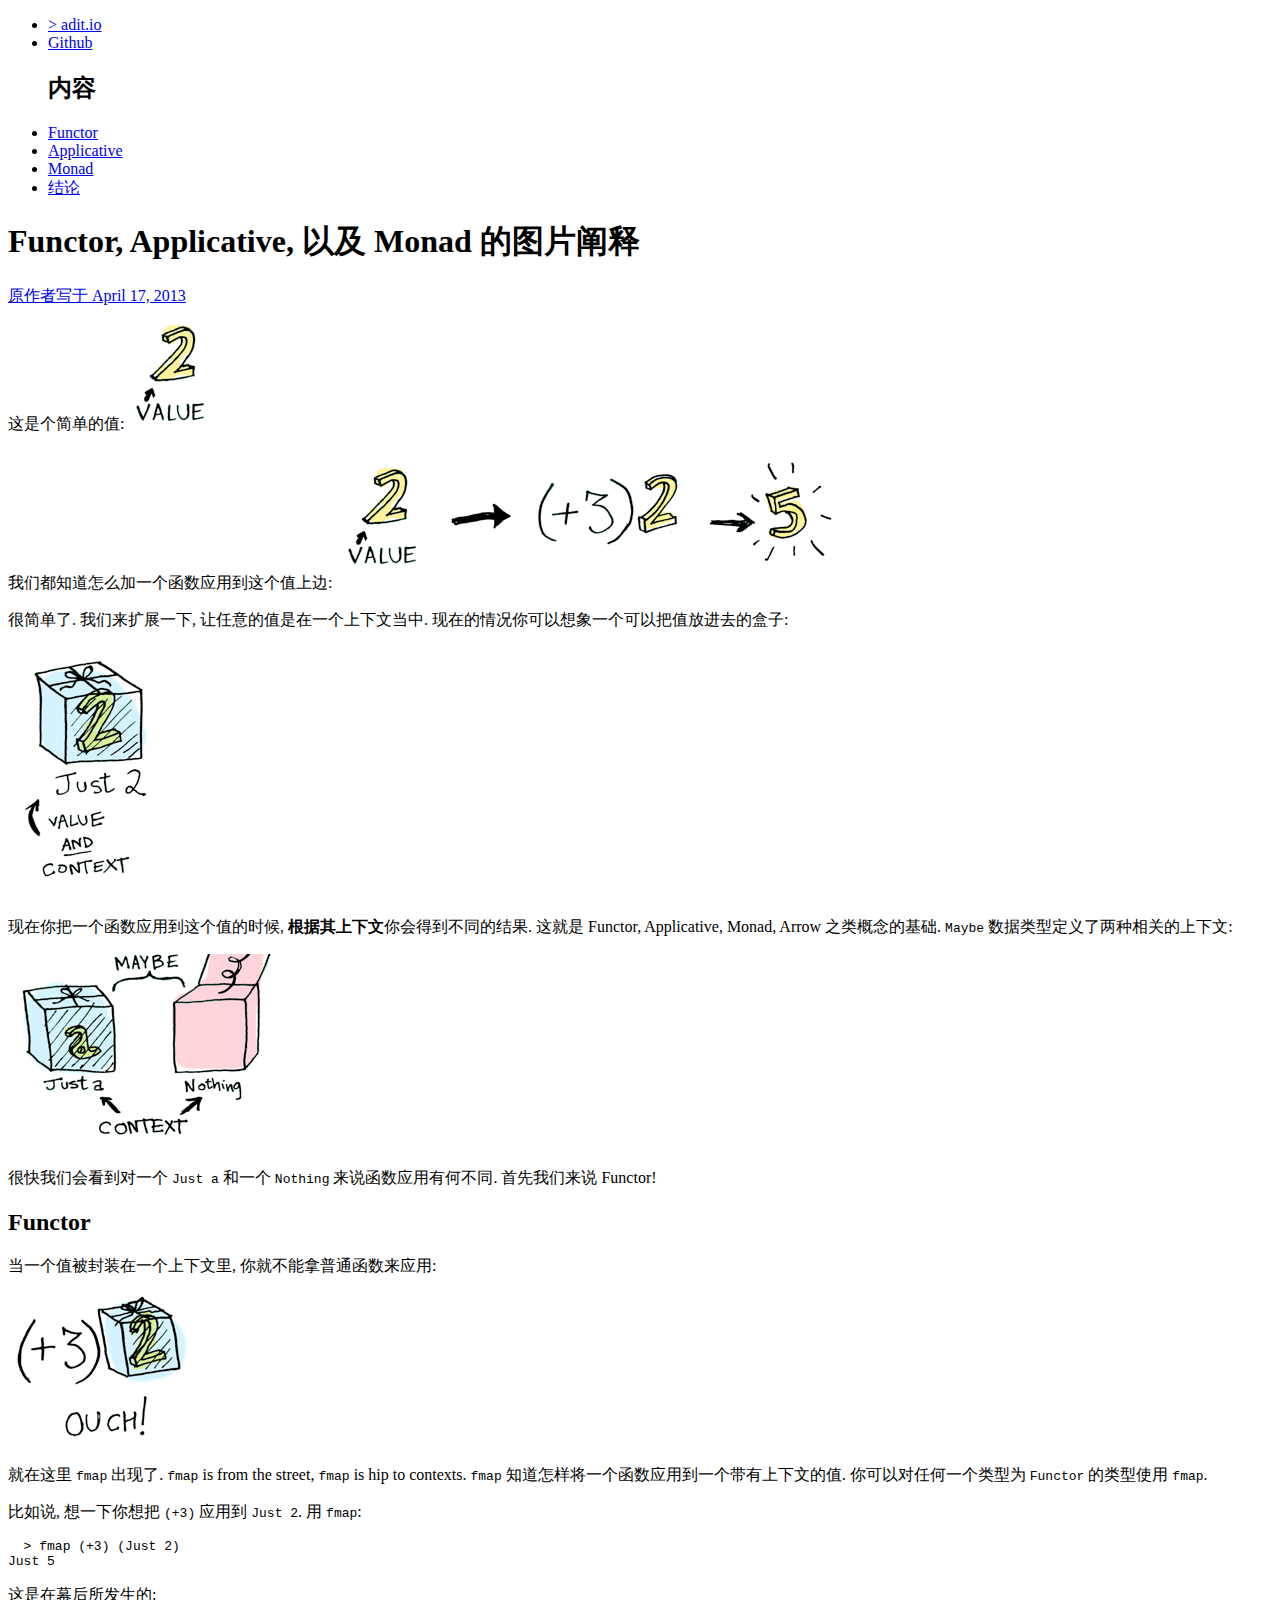
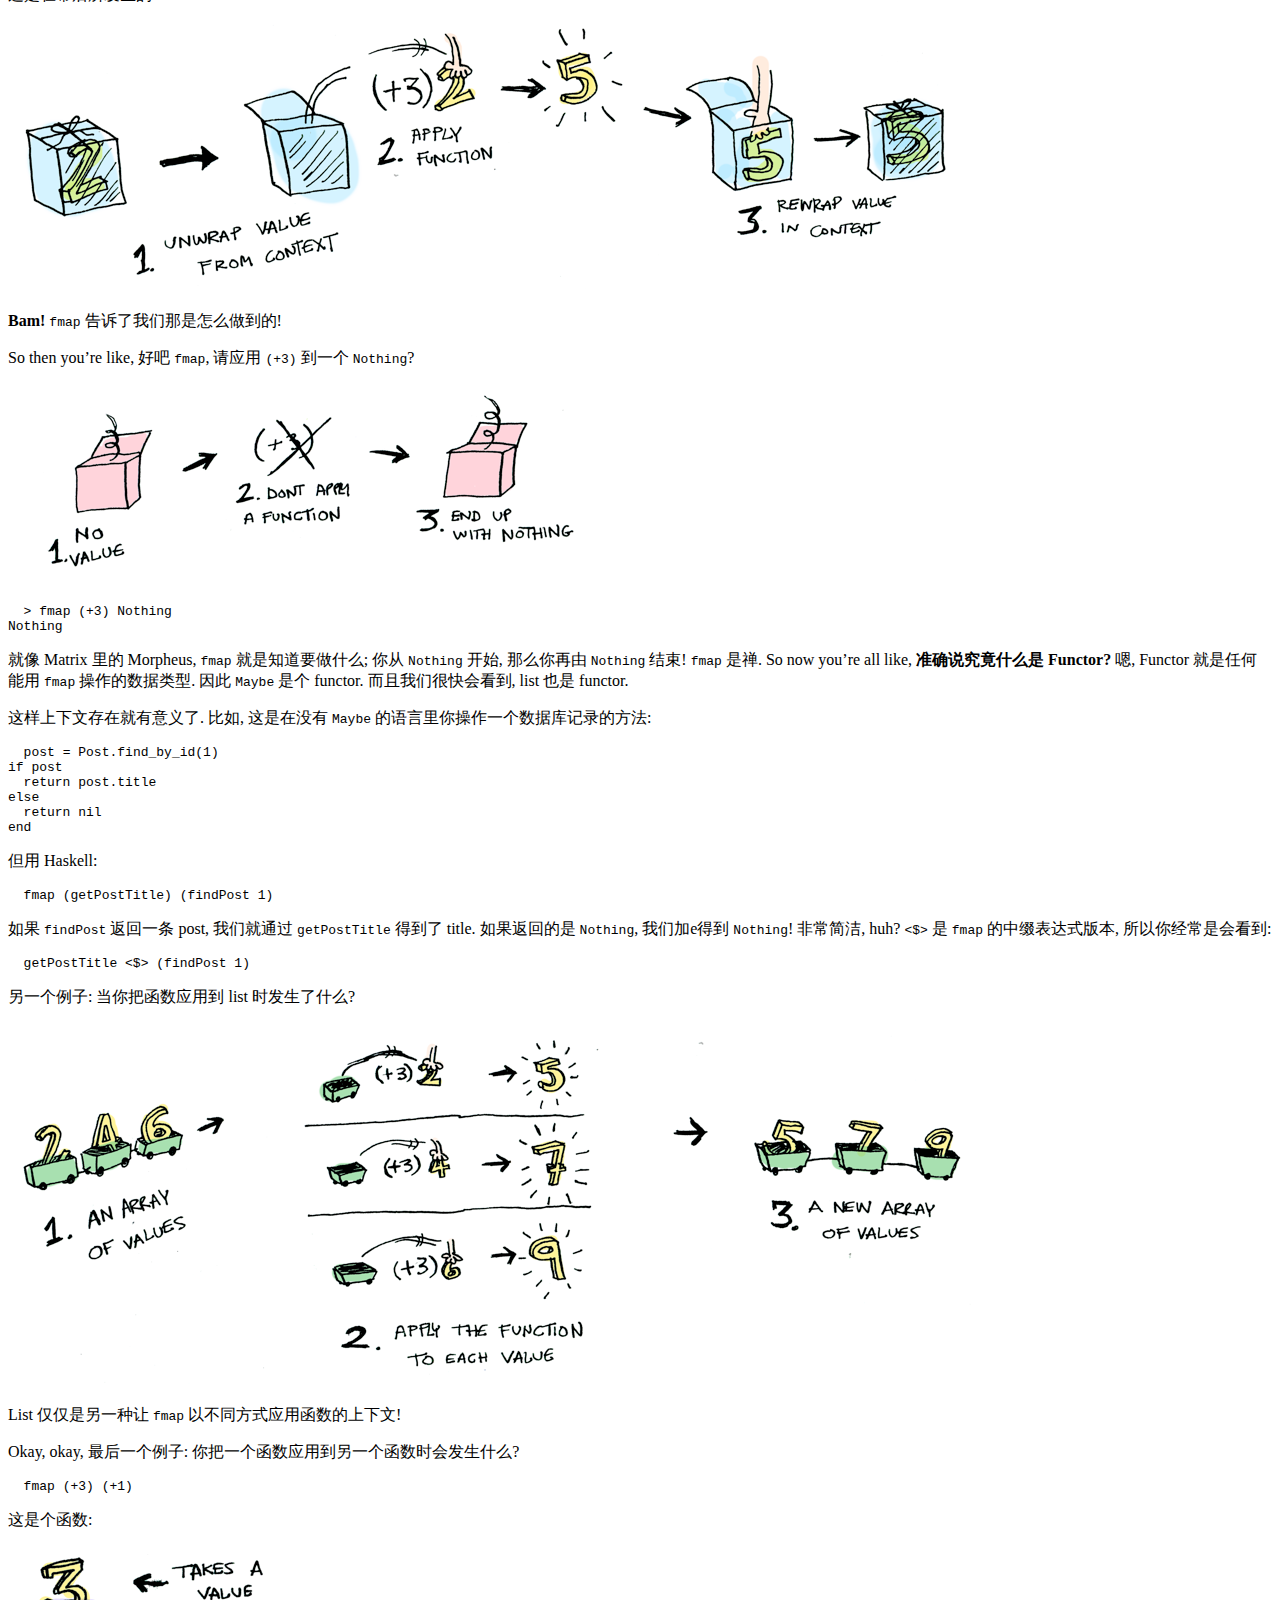
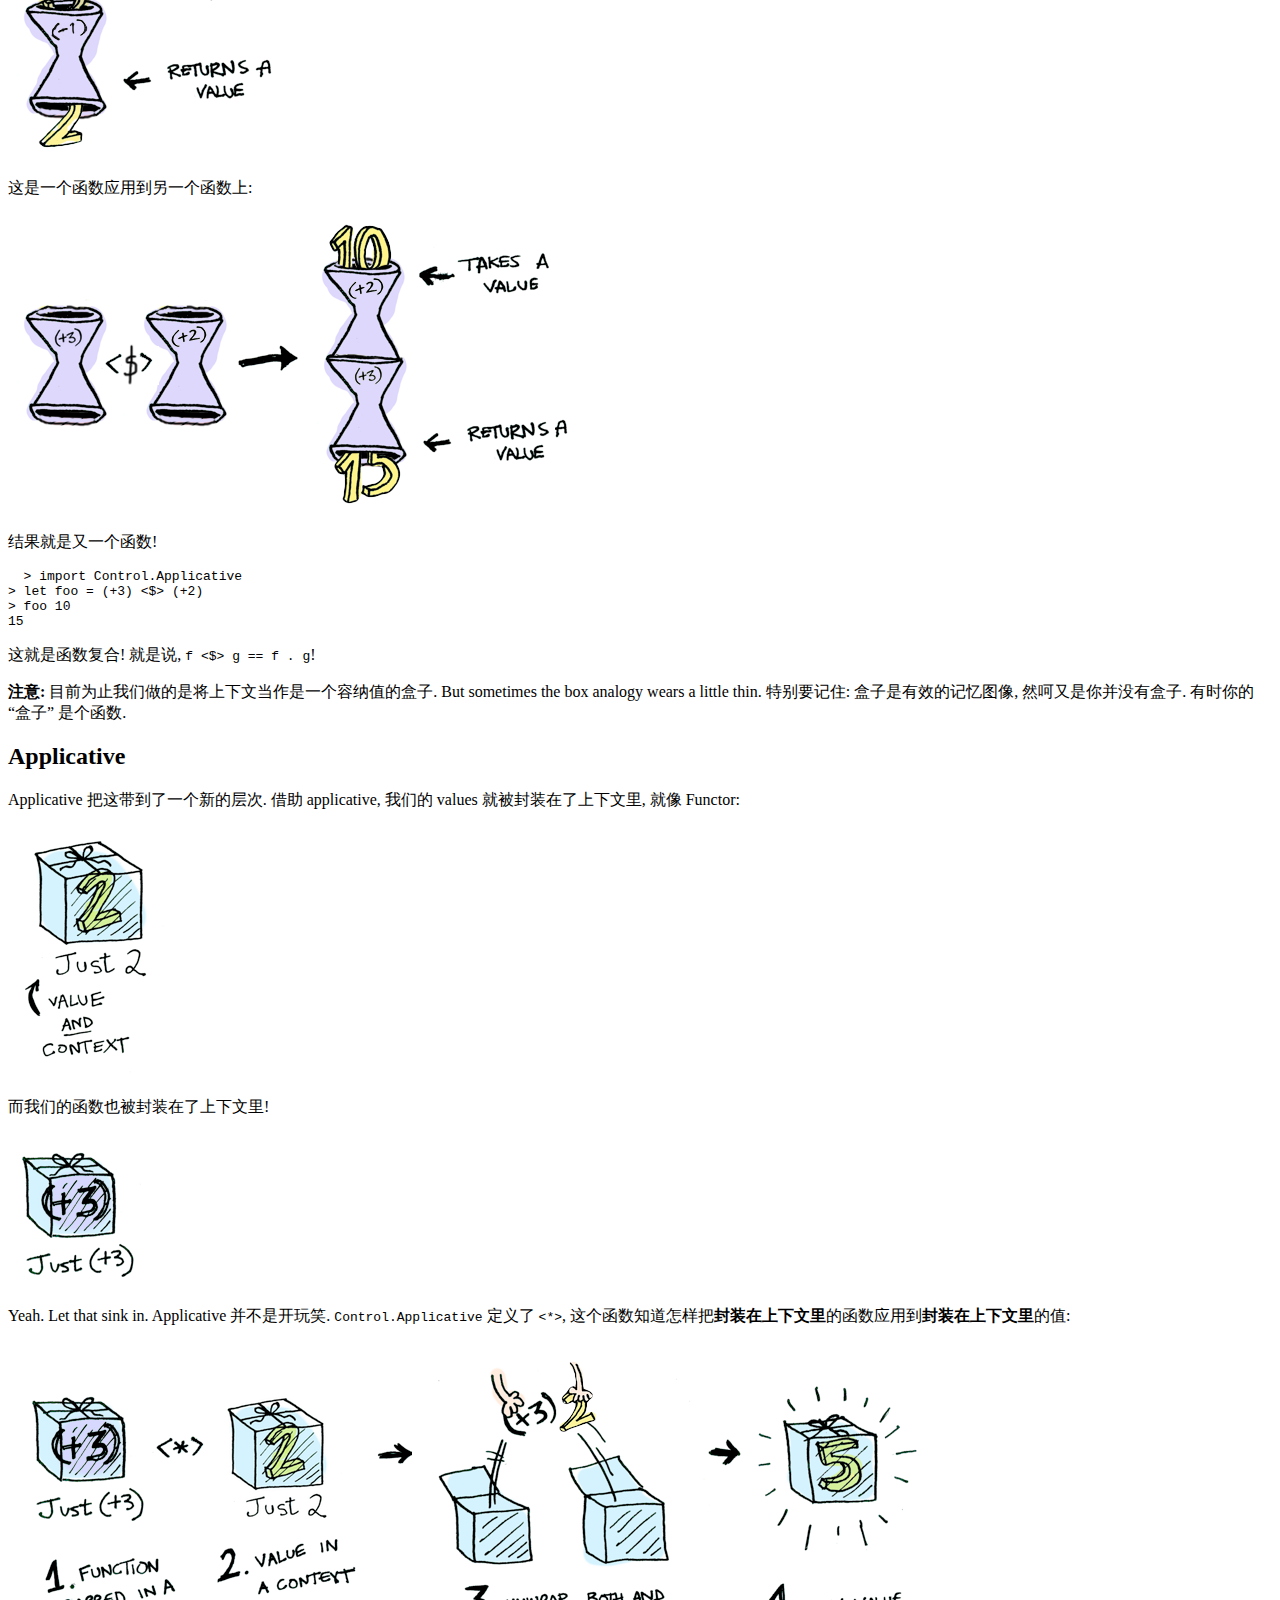
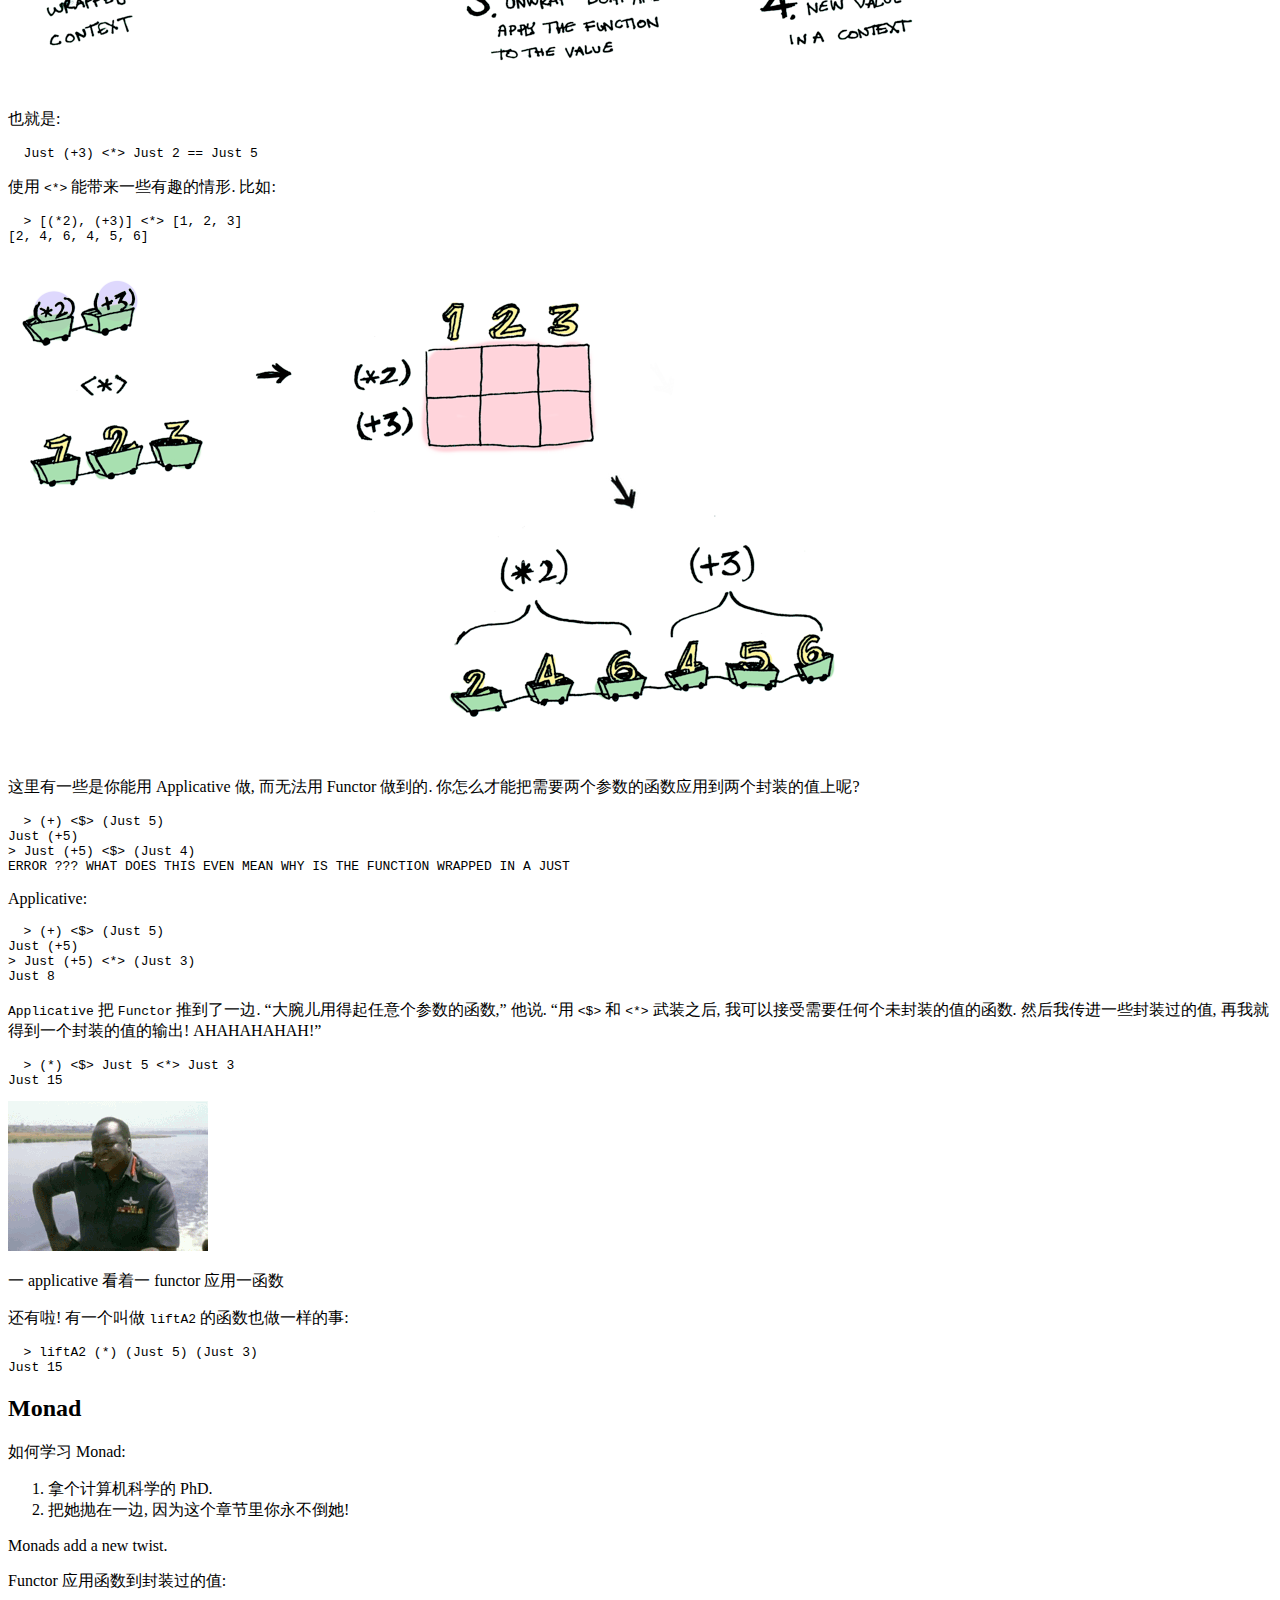
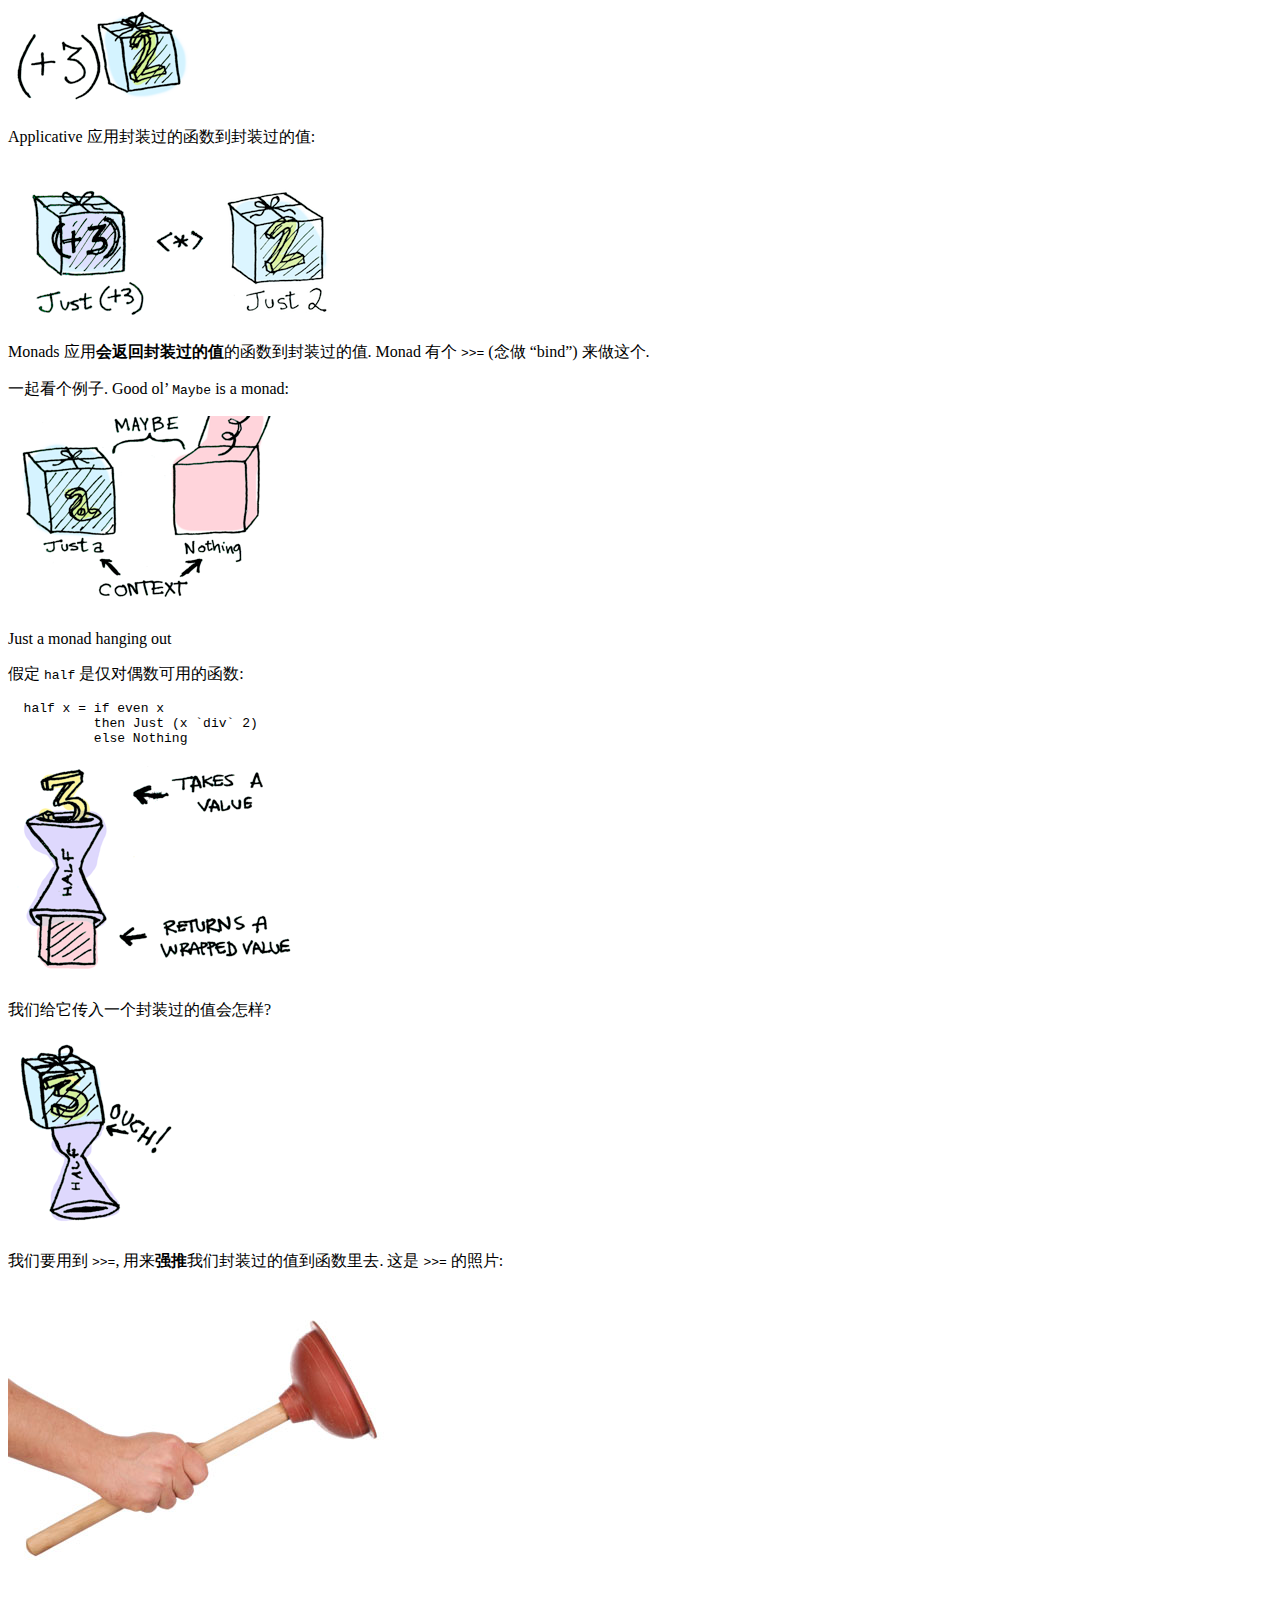
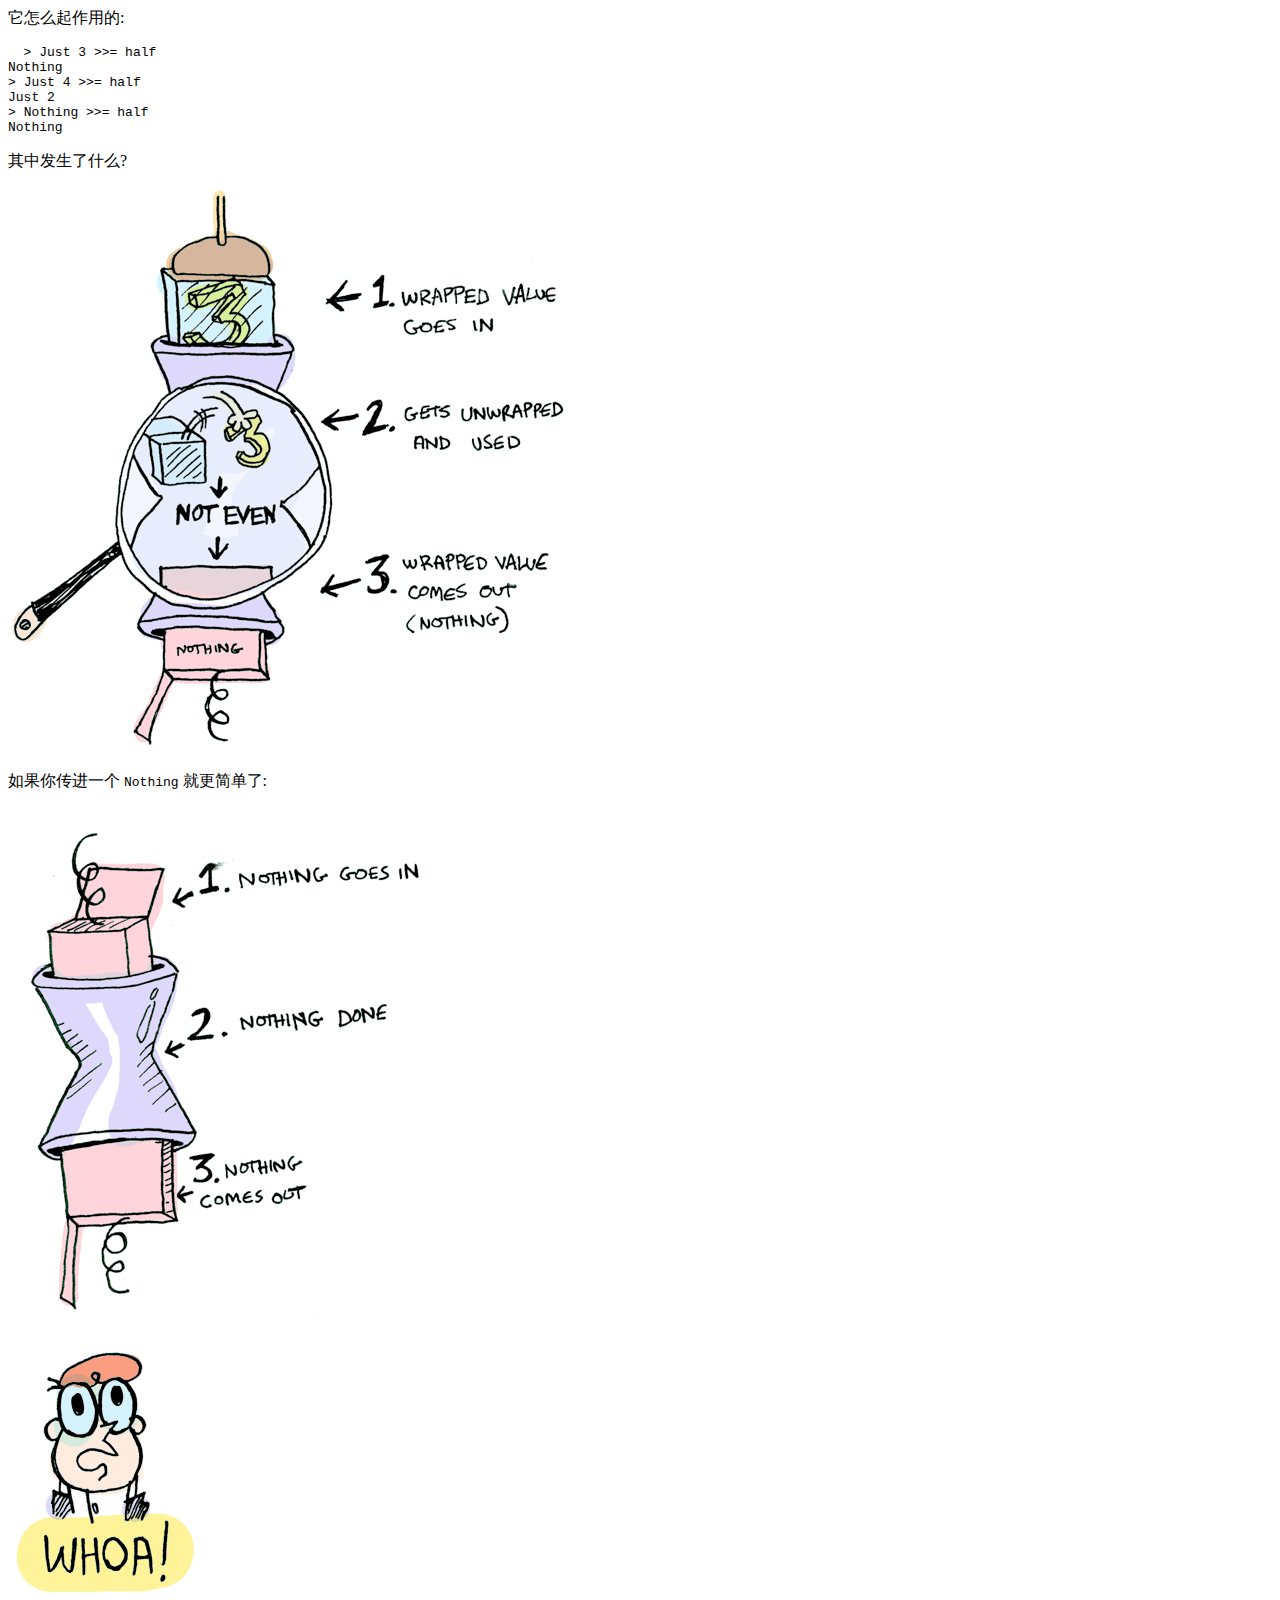
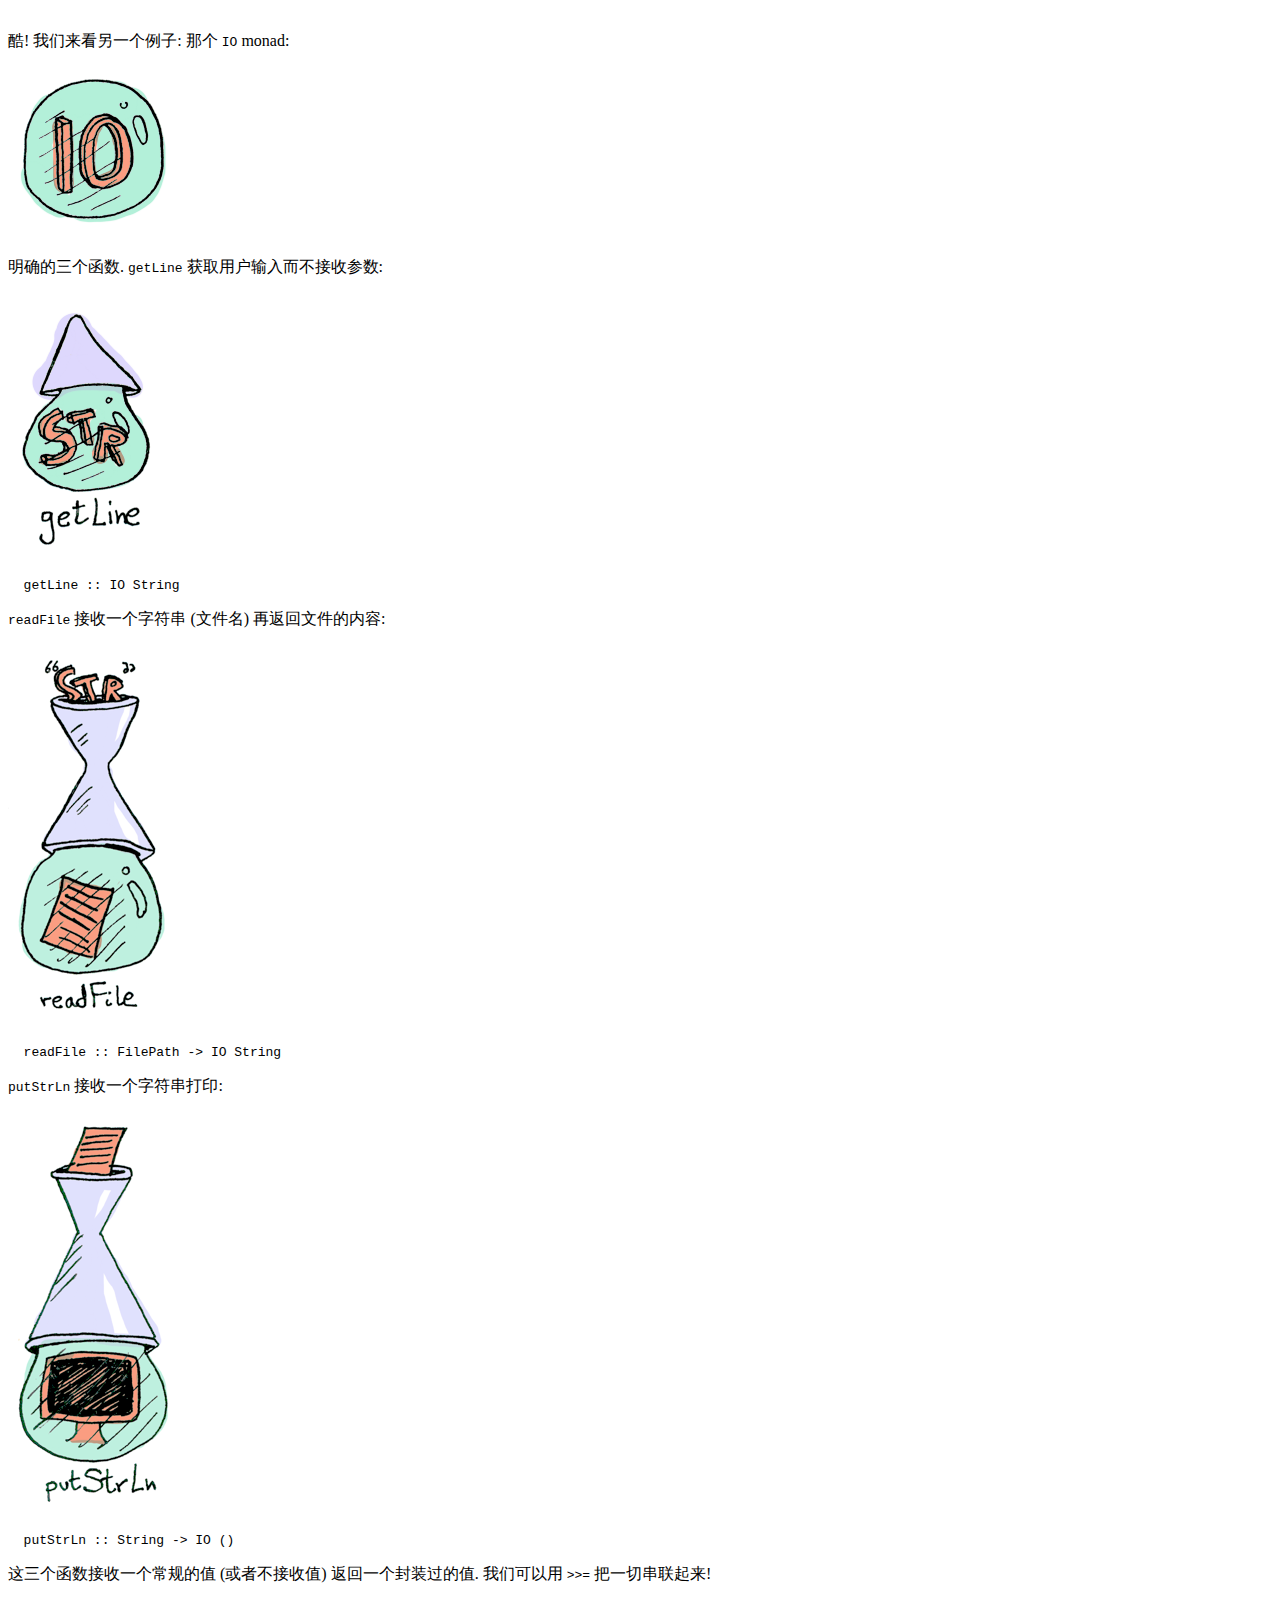
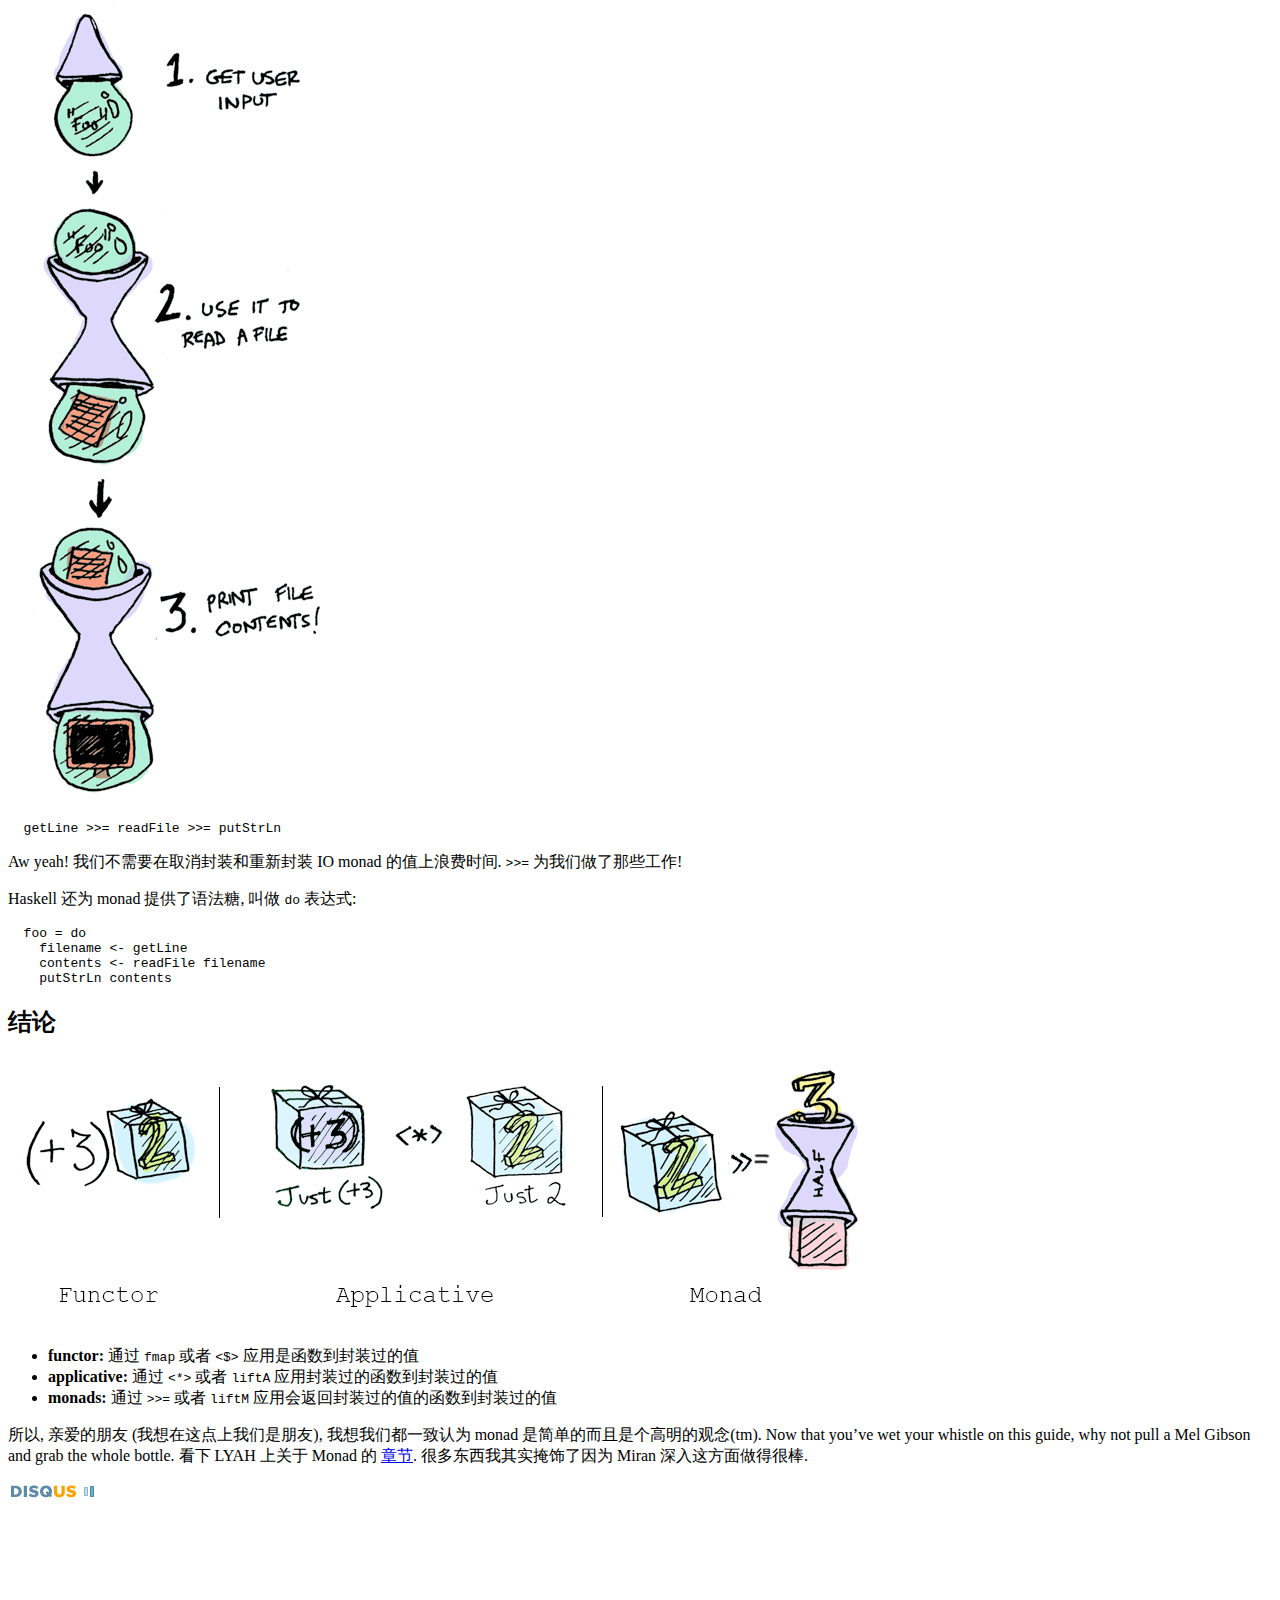
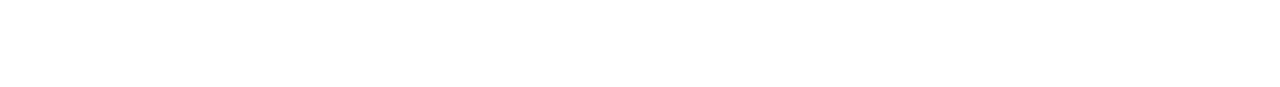
<file: index.html>
<!DOCTYPE html>
<!-- saved from url=(0083)http://adit.io/posts/2013-04-17-functors,_applicatives,_and_monads_in_pictures.html -->
<html itemscope="" itemtype="http://schema.org/Blog"><head><meta http-equiv="Content-Type" content="text/html; charset=UTF-8">
    <title>Functors, Applicatives, And Monads In Pictures - adit.io</title>
    
    <meta name="viewport" content="width=320">
    <meta itemprop="name" content="adit.io">
    <meta itemprop="description" content="Aditya Bhargava&#39;s personal blog.">
    <meta name="description" content="Aditya Bhargava&#39;s personal blog.">
    <link href="http://fonts.googleapis.com/css?family=Ovo|Lato:300,900" rel="stylesheet">
    <link rel="stylesheet" href="http://adit.io/css/reset.css">
    <link rel="stylesheet" href="http://adit.io/css/disqus.css">
    <link rel="stylesheet" href="http://adit.io/css/prettify.css">
    <link rel="stylesheet" href="http://adit.io/css/style.css">
    <link rel="stylesheet" href="http://adit.io/css/bootstrap.css">
    <script type="text/javascript" async="" src="./index_files/ga.js"></script><script type="text/javascript" src="./index_files/prettify.js"></script>
    <script type="text/javascript" src="./index_files/lang-hs.js"></script>
    <script type="text/javascript" src="./index_files/ga(1).js"></script>
	<script type="text/javascript" async="" src="./index_files/embed.js"></script><script src="./index_files/alfie.js" async="" charset="UTF-8"></script></head>
  <body onload="prettyPrint()">
    <ul id="menu">
      <li><a href="http://adit.io/index.html">&gt; adit.io</a></li>
      <li><a href="http://git.io/egon">Github</a></li>
    </ul>
    <div id="container" class="container">
      <div class="row">
        <div id="content" class="span12">
          
<ul id="sections">
<h2>内容</h2>
<li><a href="http://adit.io/posts/2013-04-17-functors,_applicatives,_and_monads_in_pictures.html#functors">Functor</a></li>
<li><a href="http://adit.io/posts/2013-04-17-functors,_applicatives,_and_monads_in_pictures.html#applicatives">Applicative</a></li>
<li><a href="http://adit.io/posts/2013-04-17-functors,_applicatives,_and_monads_in_pictures.html#monads">Monad</a></li>
<li><a href="http://adit.io/posts/2013-04-17-functors,_applicatives,_and_monads_in_pictures.html#conclusion">结论</a></li>

</ul>

          <h1>Functor, Applicative, 以及 Monad 的图片阐释</h1>
<a href="http://adit.io/posts/2013-04-17-functors,_applicatives,_and_monads_in_pictures.html"><time>原作者写于 April 17, 2013</time> <time class="second"></time></a>

<p>这是个简单的值: <img src="./index_files/value.png"></p>
<p>我们都知道怎么加一个函数应用到这个值上边: <img src="./index_files/value_apply.png"></p>
<p>很简单了. 我们来扩展一下, 让任意的值是在一个上下文当中. 现在的情况你可以想象一个可以把值放进去的盒子:</p>
<div class="figure">
  <img src="./index_files/value_and_context.png">
  <p class="caption"></p>
</div>
<p>现在你把一个函数应用到这个值的时候, <strong>根据其上下文</strong>你会得到不同的结果. 这就是 Functor, Applicative, Monad, Arrow 之类概念的基础. <code class="lang-rb"><span class="typ">Maybe</span></code> 数据类型定义了两种相关的上下文:</p>
<div class="figure">
  <img src="./index_files/context.png">
  <p class="caption"></p>
</div>
<p>很快我们会看到对一个 <code class="lang-rb"><span class="typ">Just</span><span class="pln"> a</span></code> 和一个 <code class="lang-rb"><span class="typ">Nothing</span></code> 来说函数应用有何不同. 首先我们来说 Functor!</p>
<h2 id="functors">Functor</h2>
<p>当一个值被封装在一个上下文里, 你就不能拿普通函数来应用:</p>
<div class="figure">
  <img src="./index_files/no_fmap_ouch.png">
  <p class="caption"></p>
</div>
<p>就在这里 <code class="lang-rb"><span class="pln">fmap</span></code> 出现了. <code class="lang-rb"><span class="pln">fmap</span></code> is from the street, <code class="lang-rb"><span class="pln">fmap</span></code> is hip to contexts. <code class="lang-rb"><span class="pln">fmap</span></code> 知道怎样将一个函数应用到一个带有上下文的值. 你可以对任何一个类型为 <code class="lang-rb"><span class="typ">Functor</span></code> 的类型使用 <code class="lang-rb"><span class="pln">fmap</span></code>.</p>
<p>比如说, 想一下你想把 <code class="lang-rb"><span class="pun">(+</span><span class="lit">3</span><span class="pun">)</span></code> 应用到 <code class="lang-rb"><span class="typ">Just</span><span class="pln"> </span><span class="lit">2</span></code>. 用 <code class="lang-rb"><span class="pln">fmap</span></code>:</p>
<pre class="lang-rb"><span class="pln">  </span><code class="lang-rb"><span class="pun"><span class="pun">&gt;</span></span><span class="pln"><span class="pln"> fmap </span></span><span class="pun"><span class="pun">(+</span></span><span class="lit"><span class="lit">3</span></span><span class="pun"><span class="pun">)</span></span><span class="pln"><span class="pln"> </span></span><span class="pun"><span class="pun">(</span></span><span class="typ"><span class="typ">Just</span></span><span class="pln"><span class="pln"> </span></span><span class="lit"><span class="lit">2</span></span><span class="pun"><span class="pun">)</span></span><span class="pln"><span class="pln">
</span></span><span class="typ"><span class="typ">Just</span></span><span class="pln"><span class="pln"> </span></span><span class="lit"><span class="lit">5</span></span></code>
</pre>
<p>这是在幕后所发生的:</p>
<div class="figure">
  <img src="./index_files/fmap_just.png">
  <p class="caption"></p>
</div>
<p>
  <strong>Bam!</strong>
  <code class="lang-rb"><span class="pln">fmap</span></code> 告诉了我们那是怎么做到的!</p>
<p>So then you’re like, 好吧 <code class="lang-rb"><span class="pln">fmap</span></code>, 请应用 <code class="lang-rb"><span class="pun">(+</span><span class="lit">3</span><span class="pun">)</span></code> 到一个 <code class="lang-rb"><span class="typ">Nothing</span></code>?</p>
<div class="figure">
  <img src="./index_files/fmap_nothing.png">
  <p class="caption"></p>
</div>
<pre class="lang-rb"><span class="pln">  </span><code class="lang-rb"><span class="pun"><span class="pun">&gt;</span></span><span class="pln"><span class="pln"> fmap </span></span><span class="pun"><span class="pun">(+</span></span><span class="lit"><span class="lit">3</span></span><span class="pun"><span class="pun">)</span></span><span class="pln"><span class="pln"> </span></span><span class="typ"><span class="typ">Nothing</span></span><span class="pln"><span class="pln">
</span></span><span class="typ"><span class="typ">Nothing</span></span></code>
</pre>
<p>就像 Matrix 里的 Morpheus, <code class="lang-rb"><span class="pln">fmap</span></code> 就是知道要做什么; 你从 <code class="lang-rb"><span class="typ">Nothing</span></code> 开始, 那么你再由 <code class="lang-rb"><span class="typ">Nothing</span></code> 结束! <code class="lang-rb"><span class="pln">fmap</span></code> 是禅. So now you’re all like, <strong>准确说究竟什么是 Functor?</strong> 嗯, Functor 就是任何能用 <code class="lang-rb"><span class="pln">fmap</span></code> 操作的数据类型. 因此 <code class="lang-rb"><span class="typ">Maybe</span></code> 是个 functor. 而且我们很快会看到, list 也是 functor.</p>
<p>这样上下文存在就有意义了. 比如, 这是在没有 <code class="lang-rb"><span class="typ">Maybe</span></code> 的语言里你操作一个数据库记录的方法:</p>
<pre class="lang-rb"><span class="pln">  </span><code class="lang-rb"><span class="pln"><span class="pln">post </span></span><span class="pun"><span class="pun">=</span></span><span class="pln"><span class="pln"> </span></span><span class="typ"><span class="typ">Post</span></span><span class="pun"><span class="pun">.</span></span><span class="pln"><span class="pln">find_by_id</span></span><span class="pun"><span class="pun">(</span></span><span class="lit"><span class="lit">1</span></span><span class="pun"><span class="pun">)</span></span><span class="pln"><span class="pln">
</span></span><span class="kwd"><span class="kwd">if</span></span><span class="pln"><span class="pln"> post
  </span></span><span class="kwd"><span class="kwd">return</span></span><span class="pln"><span class="pln"> post</span></span><span class="pun"><span class="pun">.</span></span><span class="pln"><span class="pln">title
</span></span><span class="kwd"><span class="kwd">else</span></span><span class="pln"><span class="pln">
  </span></span><span class="kwd"><span class="kwd">return</span></span><span class="pln"><span class="pln"> </span></span><span class="kwd"><span class="kwd">nil</span></span><span class="pln"><span class="pln">
</span></span><span class="kwd"><span class="kwd">end</span></span></code>
</pre>
<p>但用 Haskell:</p>
<pre class="lang-rb"><span class="pln">  </span><code class="lang-rb"><span class="pln"><span class="pln">fmap </span></span><span class="pun"><span class="pun">(</span></span><span class="pln"><span class="pln">getPostTitle</span></span><span class="pun"><span class="pun">)</span></span><span class="pln"><span class="pln"> </span></span><span class="pun"><span class="pun">(</span></span><span class="pln"><span class="pln">findPost </span></span><span class="lit"><span class="lit">1</span></span><span class="pun"><span class="pun">)</span></span></code>
</pre>
<p>如果 <code class="lang-rb"><span class="pln">findPost</span></code> 返回一条 post, 我们就通过 <code class="lang-rb"><span class="pln">getPostTitle</span></code> 得到了 title. 如果返回的是 <code class="lang-rb"><span class="typ">Nothing</span></code>, 我们加e得到 <code class="lang-rb"><span class="typ">Nothing</span></code>! 非常简洁, huh? <code class="lang-rb"><span class="pun">&lt;</span><span class="pln">$</span><span class="pun">&gt;</span></code> 是 <code class="lang-rb"><span class="pln">fmap</span></code> 的中缀表达式版本, 所以你经常是会看到:</p>
<pre class="lang-rb"><span class="pln">  </span><code class="lang-rb"><span class="pln"><span class="pln">getPostTitle </span></span><span class="pun"><span class="pun">&lt;</span></span><span class="pln"><span class="pln">$</span></span><span class="pun"><span class="pun">&gt;</span></span><span class="pln"><span class="pln"> </span></span><span class="pun"><span class="pun">(</span></span><span class="pln"><span class="pln">findPost </span></span><span class="lit"><span class="lit">1</span></span><span class="pun"><span class="pun">)</span></span></code>
</pre>
<p>另一个例子: 当你把函数应用到 list 时发生了什么?</p>
<div class="figure">
  <img src="./index_files/fmap_list.png">
  <p class="caption"></p>
</div>
<p>List 仅仅是另一种让 <code class="lang-rb"><span class="pln">fmap</span></code> 以不同方式应用函数的上下文!</p>
<p>Okay, okay, 最后一个例子: 你把一个函数应用到另一个函数时会发生什么?</p>
<pre class="lang-rb"><span class="pln">  </span><code class="lang-rb"><span class="pln"><span class="pln">fmap </span></span><span class="pun"><span class="pun">(+</span></span><span class="lit"><span class="lit">3</span></span><span class="pun"><span class="pun">)</span></span><span class="pln"><span class="pln"> </span></span><span class="pun"><span class="pun">(+</span></span><span class="lit"><span class="lit">1</span></span><span class="pun"><span class="pun">)</span></span></code>
</pre>
<p>这是个函数:</p>
<div class="figure">
  <img src="./index_files/function_with_value.png">
  <p class="caption"></p>
</div>
<p>这是一个函数应用到另一个函数上:</p>
<div class="figure">
  <img src="./index_files/fmap_function.png">
  <p class="caption"></p>
</div>
<p>结果就是又一个函数!</p>
<pre class="lang-rb"><span class="pln">  </span><code class="lang-rb"><span class="pun"><span class="pun">&gt;</span></span><span class="pln"><span class="pln"> import </span></span><span class="typ"><span class="typ">Control</span></span><span class="pun"><span class="pun">.</span></span><span class="typ"><span class="typ">Applicative</span></span><span class="pln"><span class="pln">
</span></span><span class="pun"><span class="pun">&gt;</span></span><span class="pln"><span class="pln"> let foo </span></span><span class="pun"><span class="pun">=</span></span><span class="pln"><span class="pln"> </span></span><span class="pun"><span class="pun">(+</span></span><span class="lit"><span class="lit">3</span></span><span class="pun"><span class="pun">)</span></span><span class="pln"><span class="pln"> </span></span><span class="pun"><span class="pun">&lt;</span></span><span class="pln"><span class="pln">$</span></span><span class="pun"><span class="pun">&gt;</span></span><span class="pln"><span class="pln"> </span></span><span class="pun"><span class="pun">(+</span></span><span class="lit"><span class="lit">2</span></span><span class="pun"><span class="pun">)</span></span><span class="pln"><span class="pln">
</span></span><span class="pun"><span class="pun">&gt;</span></span><span class="pln"><span class="pln"> foo </span></span><span class="lit"><span class="lit">10</span></span><span class="pln"><span class="pln">
</span></span><span class="lit"><span class="lit">15</span></span></code>
</pre>
<p>这就是函数复合! 就是说, <code class="lang-rb"><span class="pln">f </span><span class="pun">&lt;</span><span class="pln">$</span><span class="pun">&gt;</span><span class="pln"> g </span><span class="pun">==</span><span class="pln"> f </span><span class="pun">.</span><span class="pln"> g</span></code>!</p>
<p>
  <strong>注意:</strong> 目前为止我们做的是将上下文当作是一个容纳值的盒子. But sometimes the box analogy wears a little thin. 特别要记住: 盒子是有效的记忆图像, 然呵又是你并没有盒子. 有时你的 “盒子” 是个函数.</p>
<h2 id="applicatives">Applicative</h2>
<p>Applicative 把这带到了一个新的层次. 借助 applicative, 我们的 values 就被封装在了上下文里, 就像 Functor:</p>
<div class="figure">
  <img src="./index_files/value_and_context.png">
  <p class="caption"></p>
</div>
<p>而我们的函数也被封装在了上下文里!</p>
<div class="figure">
  <img src="./index_files/function_and_context.png">
  <p class="caption"></p>
</div>
<p>Yeah. Let that sink in. Applicative 并不是开玩笑. <code class="lang-rb"><span class="typ">Control</span><span class="pun">.</span><span class="typ">Applicative</span></code> 定义了 <code class="lang-rb"><span class="pun">&lt;*&gt;</span></code>, 这个函数知道怎样把<strong>封装在上下文里</strong>的函数应用到<strong>封装在上下文里</strong>的值:</p>
<div class="figure">
  <img src="./index_files/applicative_just.png">
  <p class="caption"></p>
</div>
<p>也就是:</p>
<pre class="lang-rb"><span class="pln">  </span><code class="lang-rb"><span class="typ"><span class="typ">Just</span></span><span class="pln"><span class="pln"> </span></span><span class="pun"><span class="pun">(+</span></span><span class="lit"><span class="lit">3</span></span><span class="pun"><span class="pun">)</span></span><span class="pln"><span class="pln"> </span></span><span class="pun"><span class="pun">&lt;*&gt;</span></span><span class="pln"><span class="pln"> </span></span><span class="typ"><span class="typ">Just</span></span><span class="pln"><span class="pln"> </span></span><span class="lit"><span class="lit">2</span></span><span class="pln"><span class="pln"> </span></span><span class="pun"><span class="pun">==</span></span><span class="pln"><span class="pln"> </span></span><span class="typ"><span class="typ">Just</span></span><span class="pln"><span class="pln"> </span></span><span class="lit"><span class="lit">5</span></span></code>
</pre>
<p>使用 <code class="lang-rb"><span class="pun">&lt;*&gt;</span></code> 能带来一些有趣的情形. 比如:</p>
<pre class="lang-rb"><span class="pln">  </span><code class="lang-rb"><span class="pun"><span class="pun">&gt;</span></span><span class="pln"><span class="pln"> </span></span><span class="pun"><span class="pun">[(*</span></span><span class="lit"><span class="lit">2</span></span><span class="pun"><span class="pun">),</span></span><span class="pln"><span class="pln"> </span></span><span class="pun"><span class="pun">(+</span></span><span class="lit"><span class="lit">3</span></span><span class="pun"><span class="pun">)]</span></span><span class="pln"><span class="pln"> </span></span><span class="pun"><span class="pun">&lt;*&gt;</span></span><span class="pln"><span class="pln"> </span></span><span class="pun"><span class="pun">[</span></span><span class="lit"><span class="lit">1</span></span><span class="pun"><span class="pun">,</span></span><span class="pln"><span class="pln"> </span></span><span class="lit"><span class="lit">2</span></span><span class="pun"><span class="pun">,</span></span><span class="pln"><span class="pln"> </span></span><span class="lit"><span class="lit">3</span></span><span class="pun"><span class="pun">]</span></span><span class="pln"><span class="pln">
</span></span><span class="pun"><span class="pun">[</span></span><span class="lit"><span class="lit">2</span></span><span class="pun"><span class="pun">,</span></span><span class="pln"><span class="pln"> </span></span><span class="lit"><span class="lit">4</span></span><span class="pun"><span class="pun">,</span></span><span class="pln"><span class="pln"> </span></span><span class="lit"><span class="lit">6</span></span><span class="pun"><span class="pun">,</span></span><span class="pln"><span class="pln"> </span></span><span class="lit"><span class="lit">4</span></span><span class="pun"><span class="pun">,</span></span><span class="pln"><span class="pln"> </span></span><span class="lit"><span class="lit">5</span></span><span class="pun"><span class="pun">,</span></span><span class="pln"><span class="pln"> </span></span><span class="lit"><span class="lit">6</span></span><span class="pun"><span class="pun">]</span></span></code>
</pre>
<div class="figure">
  <img src="./index_files/applicative_list.png">
  <p class="caption"></p>
</div>
<p>这里有一些是你能用 Applicative 做, 而无法用 Functor 做到的. 你怎么才能把需要两个参数的函数应用到两个封装的值上呢?</p>
<pre class="lang-rb"><span class="pln">  </span><code class="lang-rb"><span class="pun"><span class="pun">&gt;</span></span><span class="pln"><span class="pln"> </span></span><span class="pun"><span class="pun">(+)</span></span><span class="pln"><span class="pln"> </span></span><span class="pun"><span class="pun">&lt;</span></span><span class="pln"><span class="pln">$</span></span><span class="pun"><span class="pun">&gt;</span></span><span class="pln"><span class="pln"> </span></span><span class="pun"><span class="pun">(</span></span><span class="typ"><span class="typ">Just</span></span><span class="pln"><span class="pln"> </span></span><span class="lit"><span class="lit">5</span></span><span class="pun"><span class="pun">)</span></span><span class="pln"><span class="pln">
</span></span><span class="typ"><span class="typ">Just</span></span><span class="pln"><span class="pln"> </span></span><span class="pun"><span class="pun">(+</span></span><span class="lit"><span class="lit">5</span></span><span class="pun"><span class="pun">)</span></span><span class="pln"><span class="pln">
</span></span><span class="pun"><span class="pun">&gt;</span></span><span class="pln"><span class="pln"> </span></span><span class="typ"><span class="typ">Just</span></span><span class="pln"><span class="pln"> </span></span><span class="pun"><span class="pun">(+</span></span><span class="lit"><span class="lit">5</span></span><span class="pun"><span class="pun">)</span></span><span class="pln"><span class="pln"> </span></span><span class="pun"><span class="pun">&lt;</span></span><span class="pln"><span class="pln">$</span></span><span class="pun"><span class="pun">&gt;</span></span><span class="pln"><span class="pln"> </span></span><span class="pun"><span class="pun">(</span></span><span class="typ"><span class="typ">Just</span></span><span class="pln"><span class="pln"> </span></span><span class="lit"><span class="lit">4</span></span><span class="pun"><span class="pun">)</span></span><span class="pln"><span class="pln">
ERROR </span></span><span class="pun"><span class="pun">???</span></span><span class="pln"><span class="pln"> WHAT DOES THIS EVEN MEAN WHY IS THE FUNCTION WRAPPED IN A JUST</span></span></code>
</pre>
<p>Applicative:</p>
<pre class="lang-rb"><span class="pln">  </span><code class="lang-rb"><span class="pun"><span class="pun">&gt;</span></span><span class="pln"><span class="pln"> </span></span><span class="pun"><span class="pun">(+)</span></span><span class="pln"><span class="pln"> </span></span><span class="pun"><span class="pun">&lt;</span></span><span class="pln"><span class="pln">$</span></span><span class="pun"><span class="pun">&gt;</span></span><span class="pln"><span class="pln"> </span></span><span class="pun"><span class="pun">(</span></span><span class="typ"><span class="typ">Just</span></span><span class="pln"><span class="pln"> </span></span><span class="lit"><span class="lit">5</span></span><span class="pun"><span class="pun">)</span></span><span class="pln"><span class="pln">
</span></span><span class="typ"><span class="typ">Just</span></span><span class="pln"><span class="pln"> </span></span><span class="pun"><span class="pun">(+</span></span><span class="lit"><span class="lit">5</span></span><span class="pun"><span class="pun">)</span></span><span class="pln"><span class="pln">
</span></span><span class="pun"><span class="pun">&gt;</span></span><span class="pln"><span class="pln"> </span></span><span class="typ"><span class="typ">Just</span></span><span class="pln"><span class="pln"> </span></span><span class="pun"><span class="pun">(+</span></span><span class="lit"><span class="lit">5</span></span><span class="pun"><span class="pun">)</span></span><span class="pln"><span class="pln"> </span></span><span class="pun"><span class="pun">&lt;*&gt;</span></span><span class="pln"><span class="pln"> </span></span><span class="pun"><span class="pun">(</span></span><span class="typ"><span class="typ">Just</span></span><span class="pln"><span class="pln"> </span></span><span class="lit"><span class="lit">3</span></span><span class="pun"><span class="pun">)</span></span><span class="pln"><span class="pln">
</span></span><span class="typ"><span class="typ">Just</span></span><span class="pln"><span class="pln"> </span></span><span class="lit"><span class="lit">8</span></span></code>
</pre>
<p>
  <code class="lang-rb"><span class="typ">Applicative</span></code> 把 <code class="lang-rb"><span class="typ">Functor</span></code> 推到了一边. “大腕儿用得起任意个参数的函数,” 他说. “用 <code class="lang-rb"><span class="pun">&lt;</span><span class="pln">$</span><span class="pun">&gt;</span></code> 和 <code class="lang-rb"><span class="pun">&lt;*&gt;</span></code> 武装之后, 我可以接受需要任何个未封装的值的函数. 然后我传进一些封装过的值, 再我就得到一个封装的值的输出! AHAHAHAHAH!”</p>
<pre class="lang-rb"><span class="pln">  </span><code class="lang-rb"><span class="pun"><span class="pun">&gt;</span></span><span class="pln"><span class="pln"> </span></span><span class="pun"><span class="pun">(*)</span></span><span class="pln"><span class="pln"> </span></span><span class="pun"><span class="pun">&lt;</span></span><span class="pln"><span class="pln">$</span></span><span class="pun"><span class="pun">&gt;</span></span><span class="pln"><span class="pln"> </span></span><span class="typ"><span class="typ">Just</span></span><span class="pln"><span class="pln"> </span></span><span class="lit"><span class="lit">5</span></span><span class="pln"><span class="pln"> </span></span><span class="pun"><span class="pun">&lt;*&gt;</span></span><span class="pln"><span class="pln"> </span></span><span class="typ"><span class="typ">Just</span></span><span class="pln"><span class="pln"> </span></span><span class="lit"><span class="lit">3</span></span><span class="pln"><span class="pln">
</span></span><span class="typ"><span class="typ">Just</span></span><span class="pln"><span class="pln"> </span></span><span class="lit"><span class="lit">15</span></span></code>
</pre>
<div class="figure">
  <img src="./index_files/TaTdV.gif" alt="An applicative watching a functor apply a function">
  <p class="caption">一 applicative 看着一 functor 应用一函数</p>
</div>
<p>还有啦! 有一个叫做 <code class="lang-rb"><span class="pln">liftA2</span></code> 的函数也做一样的事:</p>
<pre class="lang-rb"><span class="pln">  </span><code class="lang-rb"><span class="pun"><span class="pun">&gt;</span></span><span class="pln"><span class="pln"> liftA2 </span></span><span class="pun"><span class="pun">(*)</span></span><span class="pln"><span class="pln"> </span></span><span class="pun"><span class="pun">(</span></span><span class="typ"><span class="typ">Just</span></span><span class="pln"><span class="pln"> </span></span><span class="lit"><span class="lit">5</span></span><span class="pun"><span class="pun">)</span></span><span class="pln"><span class="pln"> </span></span><span class="pun"><span class="pun">(</span></span><span class="typ"><span class="typ">Just</span></span><span class="pln"><span class="pln"> </span></span><span class="lit"><span class="lit">3</span></span><span class="pun"><span class="pun">)</span></span><span class="pln"><span class="pln">
</span></span><span class="typ"><span class="typ">Just</span></span><span class="pln"><span class="pln"> </span></span><span class="lit"><span class="lit">15</span></span></code>
</pre>
<h2 id="monads">Monad</h2>
<p>如何学习 Monad:</p>
<ol style="list-style-type: decimal">
  <li>拿个计算机科学的 PhD.</li>
  <li>把她抛在一边, 因为这个章节里你永不倒她!</li>
</ol>
<p>Monads add a new twist.</p>
<p>Functor 应用函数到封装过的值:</p>
<div class="figure">
  <img src="./index_files/fmap.png">
  <p class="caption"></p>
</div>
<p>Applicative 应用封装过的函数到封装过的值:</p>
<div class="figure">
  <img src="./index_files/applicative.png">
  <p class="caption"></p>
</div>
<p>Monads 应用<strong>会返回封装过的值</strong>的函数到封装过的值. Monad 有个 <code class="lang-rb"><span class="pun">&gt;&gt;=</span></code> (念做 “bind”) 来做这个.</p>
<p>一起看个例子. Good ol’ <code class="lang-rb"><span class="typ">Maybe</span></code> is a monad:</p>
<div class="figure">
  <img src="./index_files/context.png" alt="Just a monad hanging out">
  <p class="caption">Just a monad hanging out</p>
</div>
<p>假定 <code class="lang-rb"><span class="pln">half</span></code> 是仅对偶数可用的函数:</p>
<pre class="lang-rb"><span class="pln">  </span><code class="lang-rb"><span class="pln"><span class="pln">half x </span></span><span class="pun"><span class="pun">=</span></span><span class="pln"><span class="pln"> </span></span><span class="kwd"><span class="kwd">if</span></span><span class="pln"><span class="pln"> even x
           </span></span><span class="kwd"><span class="kwd">then</span></span><span class="pln"><span class="pln"> </span></span><span class="typ"><span class="typ">Just</span></span><span class="pln"><span class="pln"> </span></span><span class="pun"><span class="pun">(</span></span><span class="pln"><span class="pln">x </span></span><span class="str"><span class="str">`div`</span></span><span class="pln"><span class="pln"> </span></span><span class="lit"><span class="lit">2</span></span><span class="pun"><span class="pun">)</span></span><span class="pln"><span class="pln">
           </span></span><span class="kwd"><span class="kwd">else</span></span><span class="pln"><span class="pln"> </span></span><span class="typ"><span class="typ">Nothing</span></span></code>
</pre>
<div class="figure">
  <img src="./index_files/half.png">
  <p class="caption"></p>
</div>
<p>我们给它传入一个封装过的值会怎样?</p>
<div class="figure">
  <img src="./index_files/half_ouch.png">
  <p class="caption"></p>
</div>
<p>我们要用到 <code class="lang-rb"><span class="pun">&gt;&gt;=</span></code>, 用来<strong>强推</strong>我们封装过的值到函数里去. 这是 <code class="lang-rb"><span class="pun">&gt;&gt;=</span></code> 的照片:</p>
<div class="figure">
  <img src="./index_files/plunger.jpg">
  <p class="caption"></p>
</div>
<p>它怎么起作用的:</p>
<pre class="lang-rb"><span class="pln">  </span><code class="lang-rb"><span class="pun"><span class="pun">&gt;</span></span><span class="pln"><span class="pln"> </span></span><span class="typ"><span class="typ">Just</span></span><span class="pln"><span class="pln"> </span></span><span class="lit"><span class="lit">3</span></span><span class="pln"><span class="pln"> </span></span><span class="pun"><span class="pun">&gt;&gt;=</span></span><span class="pln"><span class="pln"> half
</span></span><span class="typ"><span class="typ">Nothing</span></span><span class="pln"><span class="pln">
</span></span><span class="pun"><span class="pun">&gt;</span></span><span class="pln"><span class="pln"> </span></span><span class="typ"><span class="typ">Just</span></span><span class="pln"><span class="pln"> </span></span><span class="lit"><span class="lit">4</span></span><span class="pln"><span class="pln"> </span></span><span class="pun"><span class="pun">&gt;&gt;=</span></span><span class="pln"><span class="pln"> half
</span></span><span class="typ"><span class="typ">Just</span></span><span class="pln"><span class="pln"> </span></span><span class="lit"><span class="lit">2</span></span><span class="pln"><span class="pln">
</span></span><span class="pun"><span class="pun">&gt;</span></span><span class="pln"><span class="pln"> </span></span><span class="typ"><span class="typ">Nothing</span></span><span class="pln"><span class="pln"> </span></span><span class="pun"><span class="pun">&gt;&gt;=</span></span><span class="pln"><span class="pln"> half
</span></span><span class="typ"><span class="typ">Nothing</span></span></code>
</pre>
<p>其中发生了什么?</p>
<div class="figure">
  <img src="./index_files/monad_just.png">
  <p class="caption"></p>
</div>
<p>如果你传进一个 <code class="lang-rb"><span class="typ">Nothing</span></code> 就更简单了:</p>
<div class="figure">
  <img src="./index_files/monad_nothing.png">
  <p class="caption"></p>
</div>
<div class="figure">
  <img src="./index_files/whoa.png">
  <p class="caption"></p>
</div>
<p>酷! 我们来看另一个例子: 那个 <code class="lang-rb"><span class="pln">IO</span></code> monad:</p>
<div class="figure">
  <img src="./index_files/io.png">
  <p class="caption"></p>
</div>
<p>明确的三个函数. <code class="lang-rb"><span class="pln">getLine</span></code> 获取用户输入而不接收参数:</p>
<div class="figure">
  <img src="./index_files/getLine.png">
  <p class="caption"></p>
</div>
<pre class="lang-rb"><span class="pln">  </span><code class="lang-rb"><span class="pln"><span class="pln">getLine </span></span><span class="pun"><span class="pun">::</span></span><span class="pln"><span class="pln"> IO </span></span><span class="typ"><span class="typ">String</span></span></code>
</pre>
<p>
  <code class="lang-rb"><span class="pln">readFile</span></code> 接收一个字符串 (文件名) 再返回文件的内容:</p>
<div class="figure">
  <img src="./index_files/readFile.png">
  <p class="caption"></p>
</div>
<pre class="lang-rb"><span class="pln">  </span><code class="lang-rb"><span class="pln"><span class="pln">readFile </span></span><span class="pun"><span class="pun">::</span></span><span class="pln"><span class="pln"> </span></span><span class="typ"><span class="typ">FilePath</span></span><span class="pln"><span class="pln"> </span></span><span class="pun"><span class="pun">-&gt;</span></span><span class="pln"><span class="pln"> IO </span></span><span class="typ"><span class="typ">String</span></span></code>
</pre>
<p>
  <code class="lang-rb"><span class="pln">putStrLn</span></code> 接收一个字符串打印:</p>
<div class="figure">
  <img src="./index_files/putStrLn.png">
  <p class="caption"></p>
</div>
<pre class="lang-rb"><span class="pln">  </span><code class="lang-rb"><span class="pln"><span class="pln">putStrLn </span></span><span class="pun"><span class="pun">::</span></span><span class="pln"><span class="pln"> </span></span><span class="typ"><span class="typ">String</span></span><span class="pln"><span class="pln"> </span></span><span class="pun"><span class="pun">-&gt;</span></span><span class="pln"><span class="pln"> IO </span></span><span class="pun"><span class="pun">()</span></span></code>
</pre>
<p>这三个函数接收一个常规的值 (或者不接收值) 返回一个封装过的值. 我们可以用 <code class="lang-rb"><span class="pun">&gt;&gt;=</span></code> 把一切串联起来!</p>
<div class="figure">
  <img src="./index_files/monad_io.png">
  <p class="caption"></p>
</div>
<pre class="lang-rb"><span class="pln">  </span><code class="lang-rb"><span class="pln"><span class="pln">getLine </span></span><span class="pun"><span class="pun">&gt;&gt;=</span></span><span class="pln"><span class="pln"> readFile </span></span><span class="pun"><span class="pun">&gt;&gt;=</span></span><span class="pln"><span class="pln"> putStrLn</span></span></code>
</pre>
<p>Aw yeah! 我们不需要在取消封装和重新封装 IO monad 的值上浪费时间. <code class="lang-rb"><span class="pun">&gt;&gt;=</span></code> 为我们做了那些工作!</p>
<p>Haskell 还为 monad 提供了语法糖, 叫做 <code class="lang-rb"><span class="kwd">do</span></code> 表达式:</p>
<pre class="lang-rb"><span class="pln">  </span><code class="lang-rb"><span class="pln"><span class="pln">foo </span></span><span class="pun"><span class="pun">=</span></span><span class="pln"><span class="pln"> </span></span><span class="kwd"><span class="kwd">do</span></span><span class="pln"><span class="pln">
    filename </span></span><span class="pun"><span class="pun">&lt;-</span></span><span class="pln"><span class="pln"> getLine
    contents </span></span><span class="pun"><span class="pun">&lt;-</span></span><span class="pln"><span class="pln"> readFile filename
    putStrLn contents</span></span></code>
</pre>
<h2 id="conclusion">结论</h2>
<div class="figure">
  <img src="./index_files/recap.png">
  <p class="caption"></p>
</div>
<ul>
  <li>
    <strong>functor:</strong> 通过 <code class="lang-rb"><span class="pln">fmap</span></code> 或者 <code class="lang-rb"><span class="pun">&lt;</span><span class="pln">$</span><span class="pun">&gt;</span></code> 应用是函数到封装过的值</li>
  <li>
    <strong>applicative:</strong> 通过 <code class="lang-rb"><span class="pun">&lt;*&gt;</span></code> 或者 <code class="lang-rb"><span class="pln">liftA</span></code> 应用封装过的函数到封装过的值</li>
  <li>
    <strong>monads:</strong> 通过 <code class="lang-rb"><span class="pun">&gt;&gt;=</span></code> 或者 <code class="lang-rb"><span class="pln">liftM</span></code> 应用会返回封装过的值的函数到封装过的值</li>
</ul>
<p>所以, 亲爱的朋友 (我想在这点上我们是朋友), 我想我们都一致认为 monad 是简单的而且是个高明的观念(tm). Now that you’ve wet your whistle on this guide, why not pull a Mel Gibson and grab the whole bottle. 看下 LYAH 上关于 Monad 的 <a href="http://learnyouahaskell-zh-tw.csie.org/zh-cn/a-fistful-of-monads.html">章节</a>. 很多东西我其实掩饰了因为 Miran 深入这方面做得很棒.</p>



<div id="disqus_thread"><iframe id="dsq1" data-disqus-uid="1" allowtransparency="true" frameborder="0" role="complementary" style="width: 100%; border: none; overflow: hidden; height: 4548px;" width="100%" src="./index_files/saved_resource.html" scrolling="no" horizontalscrolling="no" verticalscrolling="no"></iframe><iframe id="dsq3" data-disqus-uid="3" allowtransparency="true" frameborder="0" role="application" style="width: 100%; border: none; overflow: hidden; display: none;" width="100%" src="./index_files/client.html"></iframe><iframe id="dsq-indicator-north" data-disqus-uid="-indicator-north" allowtransparency="true" frameborder="0" role="alert" style="width: 940px; border: none; overflow: hidden; top: 0px; min-width: 940px; max-width: 940px; position: fixed; max-height: 29px; min-height: 29px; height: 29px; display: none;" scrolling="no"></iframe><iframe id="dsq-indicator-south" data-disqus-uid="-indicator-south" allowtransparency="true" frameborder="0" role="alert" style="width: 940px; border: none; overflow: hidden; bottom: 0px; min-width: 940px; max-width: 940px; position: fixed; max-height: 29px; min-height: 29px; height: 29px; display: none;" scrolling="no"></iframe></div>
<script type="text/javascript">
    /* * * CONFIGURATION VARIABLES: EDIT BEFORE PASTING INTO YOUR WEBPAGE * * */
    var disqus_shortname = 'aditio'; // required: replace example with your forum shortname
    // var disqus_developer = 1; // developer mode is on


    /* * * DON'T EDIT BELOW THIS LINE * * */
    (function() {
        var dsq = document.createElement('script'); dsq.type = 'text/javascript'; dsq.async = true;
        dsq.src = 'http://' + disqus_shortname + '.disqus.com/embed.js';
        (document.getElementsByTagName('head')[0] || document.getElementsByTagName('body')[0]).appendChild(dsq);
    })();
</script>
<noscript>Please enable JavaScript to view the &lt;a href="http://disqus.com/?ref_noscript"&gt;comments powered by Disqus.&lt;/a&gt;</noscript>



        </div>
      </div>
    </div>
		
	
</body></html>
</file>
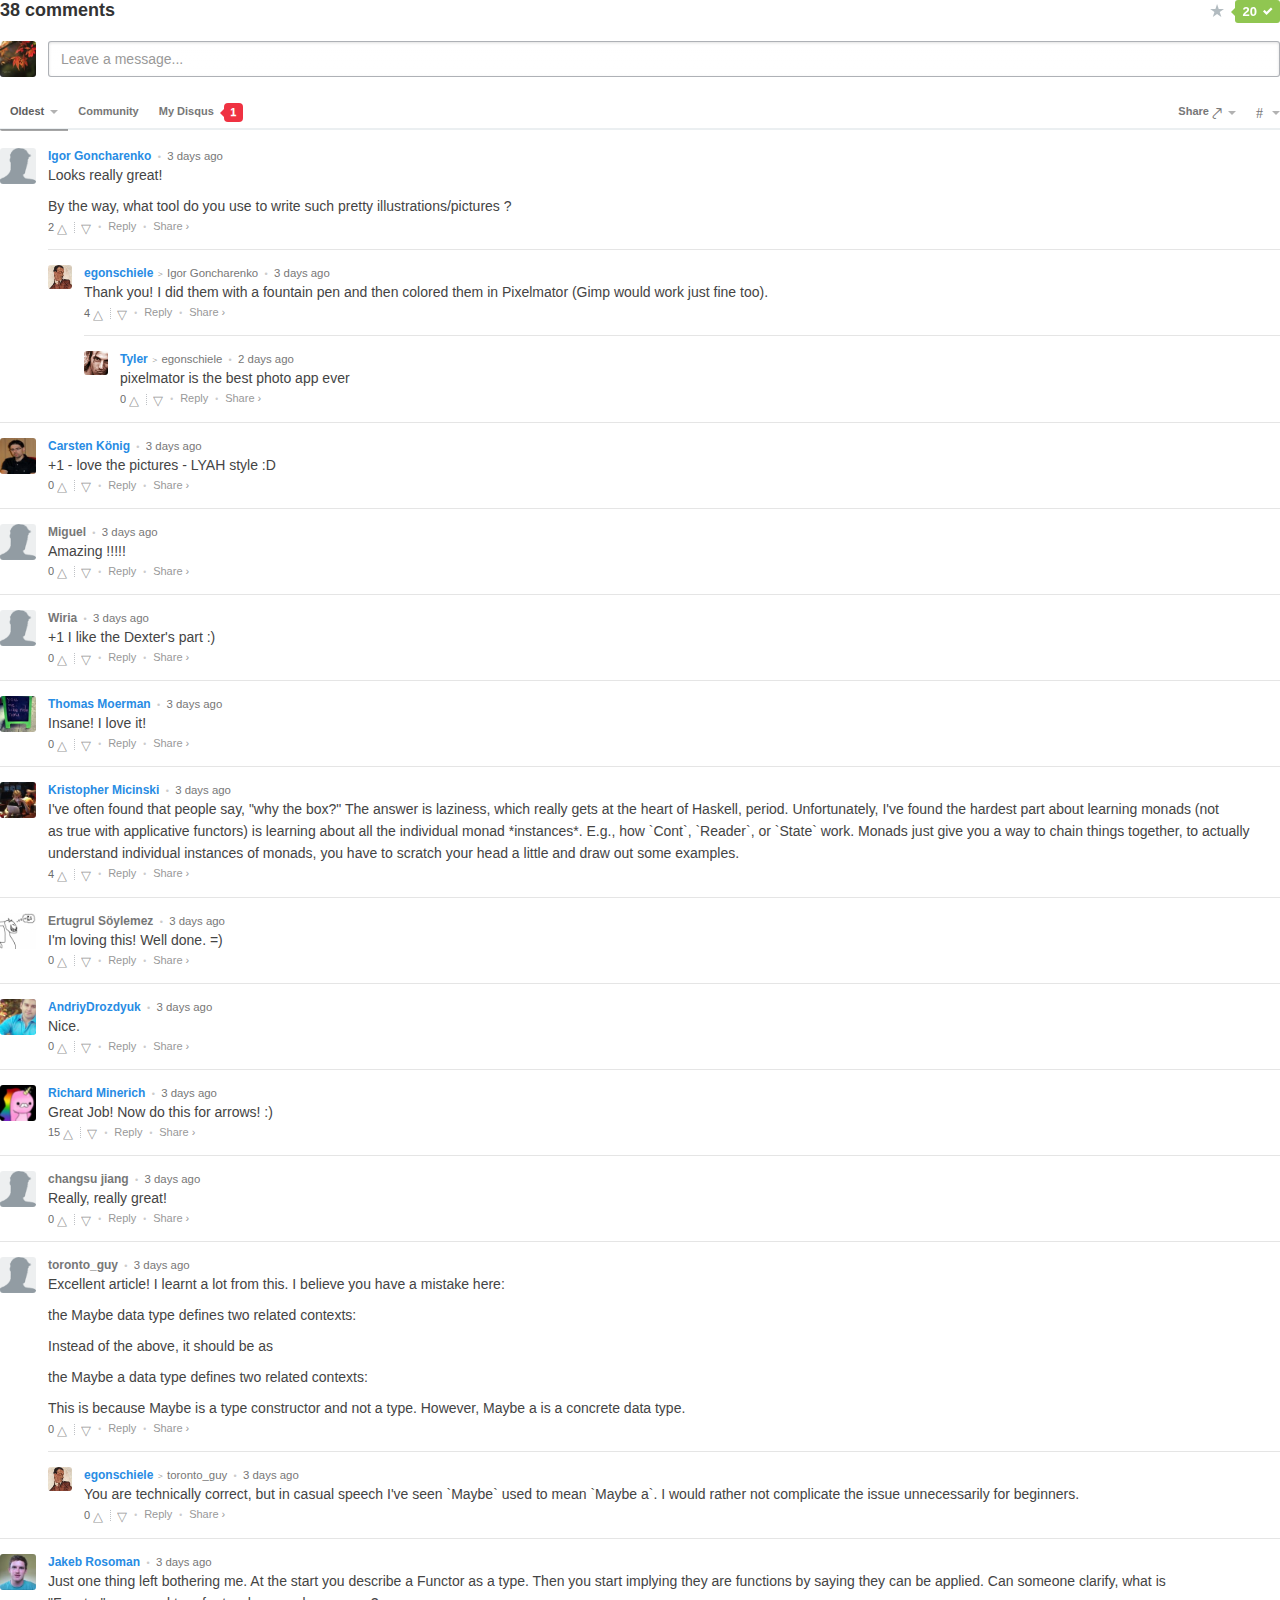
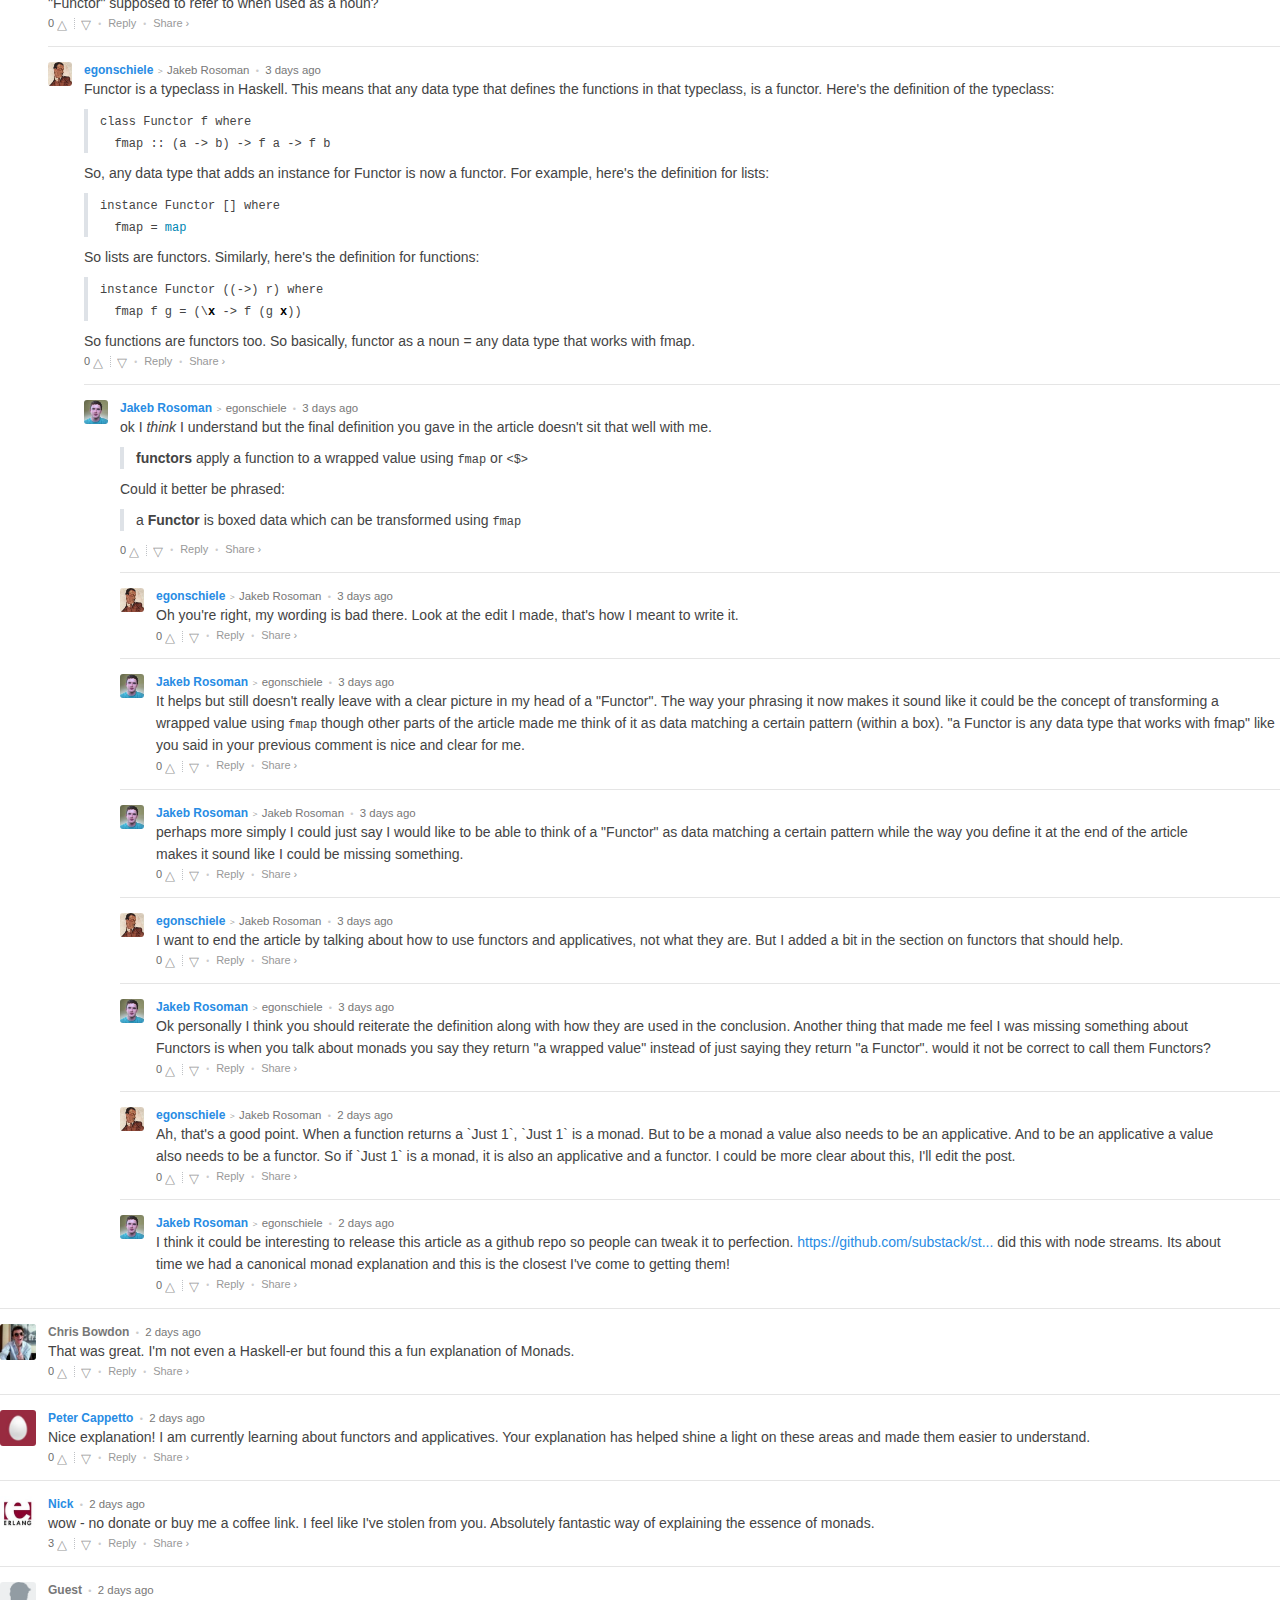
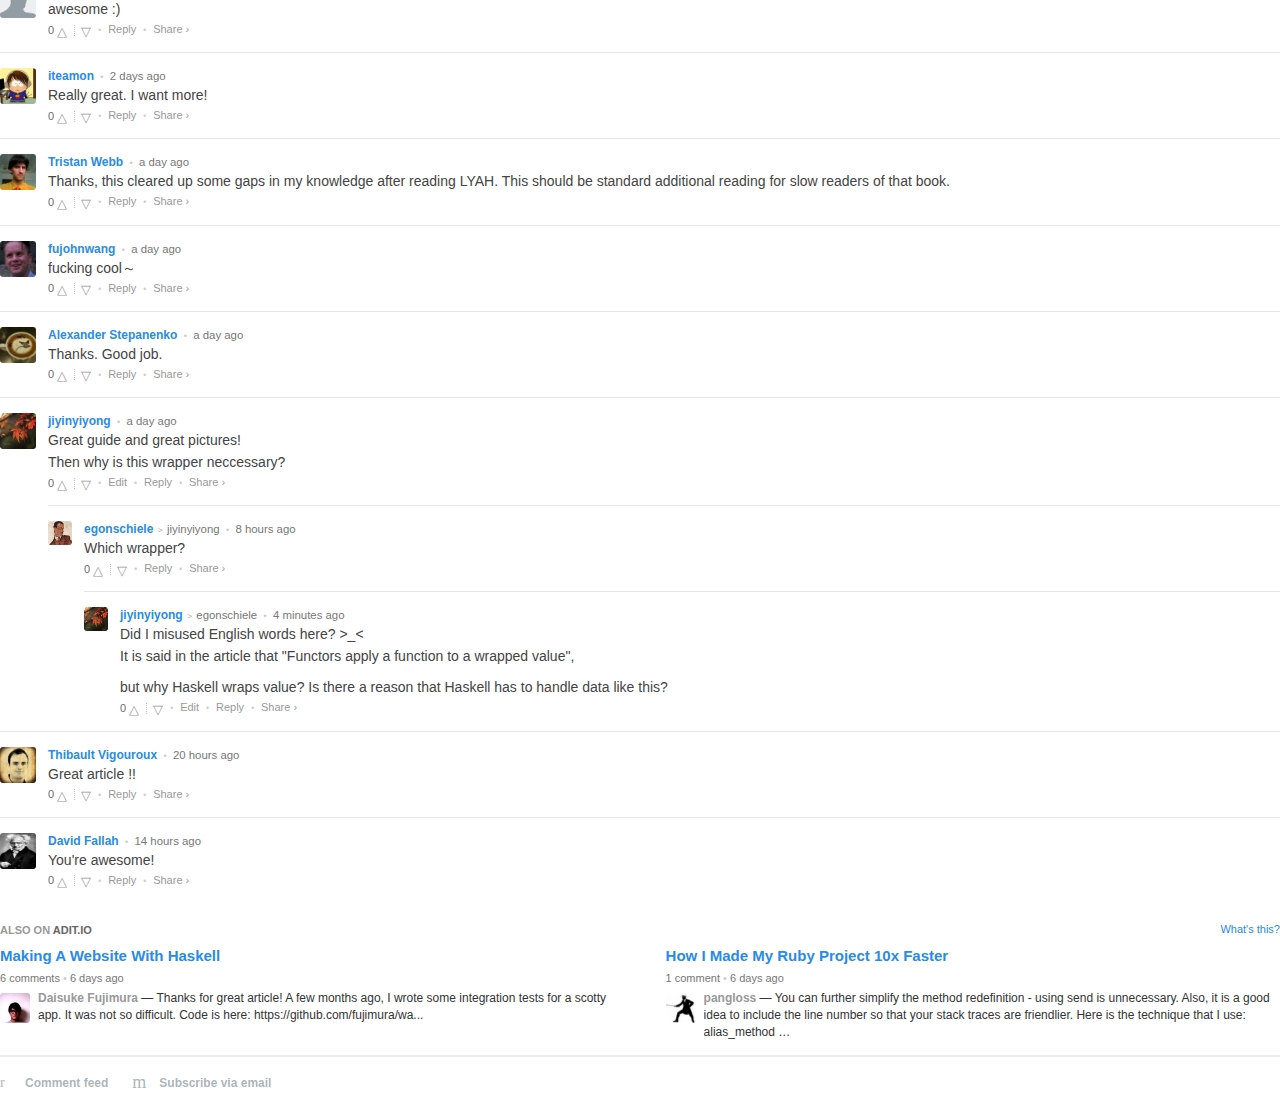
<file: index_files/saved_resource.html>
<!DOCTYPE html>
<!-- saved from url=(0310)http://disqus.com/embed/comments/?f=aditio&t_u=http%3A%2F%2Fadit.io%2Fposts%2F2013-04-17-functors%2C_applicatives%2C_and_monads_in_pictures.html&t_t=Functors%2C%20Applicatives%2C%20And%20Monads%20In%20Pictures&t_d=Functors%2C%20Applicatives%2C%20And%20Monads%20In%20Pictures&s_o=asc&disqus_version=1366401921#1 -->
<html lang="en" class=" js no-touch localstorage sessionstorage contenteditable"><!--<![endif]--><head><meta http-equiv="Content-Type" content="text/html; charset=UTF-8">
        <meta http-equiv="X-UA-Compatible" content="IE=edge">
        <title>Disqus Comments</title>

        <!--
        
        -->
        <script async="" src="beacon.js"></script><script type="text/javascript" async="" src="ga.js"></script><script type="text/json" id="disqus-jsonData">{"cursor": {"hasPrev": false, "prev": null, "total": 36, "hasNext": false, "next": "1:0:0"}, "code": 0, "response": {"thread": {"feed": "http://aditio.disqus.com/functors_applicatives_and_monads_in_pictures_31/latest.rss", "reactions": 0, "uploadAdd": "http://aditio.disqus.com/thread/functors_applicatives_and_monads_in_pictures_31/async_media_upload/", "dislikes": 0, "likes": 20, "message": "", "id": "1221552817", "createdAt": "2013-04-19T07:13:23", "category": "1357071", "author": "2217191", "userScore": 0, "moderators": [2217191], "isDeleted": false, "hasStreaming": false, "uploadRemove": "http://aditio.disqus.com/thread/functors_applicatives_and_monads_in_pictures_31/async_media_remove/", "isClosed": false, "link": "http://adit.io/posts/2013-04-17-functors,_applicatives,_and_monads_in_pictures.html", "slug": "functors_applicatives_and_monads_in_pictures_31", "forum": "aditio", "identifiers": [], "posts": 36, "userSubscription": false, "title": "Functors, Applicatives, And Monads In Pictures"}, "forum": {"name": "adit.io", "language": "en", "settings": {"allowAnonPost": true, "allowMedia": false, "moderatorText": null, "typeface": "auto", "hasReactions": true, "showNewMedia": false, "audienceSyncEnabled": false, "ssoRequired": false, "backplaneEnabled": false, "useHandlebars": false, "showNewLogin": false, "colorScheme": "auto", "linkAffiliationEnabled": true}, "url": "http://adit.io/", "favicon": {"permalink": "http://disqus.com/api/forums/favicons/aditio.jpg", "cache": "http://mediacdn.disqus.com/1366401921/images/favicon-default.png"}, "pk": 1330399, "founder": "2217191", "id": "aditio"}, "posts": [{"isJuliaFlagged": true, "isFlagged": false, "forum": "aditio", "parent": null, "author": {"username": "google-71a453353efe71ea9184dd97194a9d83", "about": "", "name": "Igor Goncharenko", "url": "", "joinedAt": "2013-04-19T07:50:23", "rep": 1.2323199999999999, "profileUrl": "http://disqus.com/google-71a453353efe71ea9184dd97194a9d83/", "emailHash": "71a453353efe71ea9184dd97194a9d83", "reputation": 1.2323199999999999, "location": "", "isPrimary": true, "isAnonymous": false, "id": "48554142", "avatar": {"small": {"permalink": "http://www.gravatar.com/avatar.php?default=http%3A%2F%2Fmediacdn.disqus.com%2F1366401921%2Fimages%2Fnoavatar32.png&size=32&gravatar_id=71a453353efe71ea9184dd97194a9d83", "cache": "http://www.gravatar.com/avatar.php?default=http%3A%2F%2Fmediacdn.disqus.com%2F1366401921%2Fimages%2Fnoavatar32.png&size=32&gravatar_id=71a453353efe71ea9184dd97194a9d83"}, "large": {"permalink": "http://www.gravatar.com/avatar.php?default=http%3A%2F%2Fmediacdn.disqus.com%2F1366401921%2Fimages%2Fnoavatar92.png&size=92&gravatar_id=71a453353efe71ea9184dd97194a9d83", "cache": "http://www.gravatar.com/avatar.php?default=http%3A%2F%2Fmediacdn.disqus.com%2F1366401921%2Fimages%2Fnoavatar92.png&size=92&gravatar_id=71a453353efe71ea9184dd97194a9d83"}, "permalink": "http://www.gravatar.com/avatar.php?default=http%3A%2F%2Fmediacdn.disqus.com%2F1366401921%2Fimages%2Fnoavatar92.png&size=92&gravatar_id=71a453353efe71ea9184dd97194a9d83", "cache": "http://www.gravatar.com/avatar.php?default=http%3A%2F%2Fmediacdn.disqus.com%2F1366401921%2Fimages%2Fnoavatar92.png&size=92&gravatar_id=71a453353efe71ea9184dd97194a9d83"}}, "media": [], "isDeleted": false, "isApproved": true, "dislikes": 0, "raw_message": "Looks really great!\n\nBy the way, what tool do you use to write such pretty illustrations/pictures ?", "createdAt": "2013-04-19T07:50:30", "id": "867936629", "thread": "1221552817", "depth": 0, "numReports": 0, "likes": 2, "isEdited": false, "message": "\u003cp>Looks really great!\u003c/p>\n\n\u003cp>By the way, what tool do you use to write such pretty illustrations/pictures ?\u003c/p>", "isSpam": false, "isHighlighted": false, "points": 2}, {"isJuliaFlagged": true, "isFlagged": false, "forum": "aditio", "parent": 867936629, "author": {"username": "egonschiele", "about": "", "name": "egonschiele", "url": "", "joinedAt": "2012-03-19T02:16:04", "rep": 1.236575, "profileUrl": "http://disqus.com/egonschiele/", "emailHash": "92ce5e8df7ef0f24d5806ac99b50eb17", "reputation": 1.236575, "location": "", "isPrimary": true, "isAnonymous": false, "id": "23736477", "avatar": {"small": {"permalink": "http://disqus.com/api/users/avatars/egonschiele.jpg", "cache": "http://mediacdn.disqus.com/uploads/users/2373/6477/avatar32.jpg?1366612032"}, "isCustom": false, "permalink": "http://disqus.com/api/users/avatars/egonschiele.jpg", "cache": "http://mediacdn.disqus.com/uploads/users/2373/6477/avatar92.jpg?1366612032", "large": {"permalink": "http://disqus.com/api/users/avatars/egonschiele.jpg", "cache": "http://mediacdn.disqus.com/uploads/users/2373/6477/avatar92.jpg?1366612032"}}}, "media": [], "isDeleted": false, "isApproved": true, "dislikes": 0, "raw_message": "Thank you! I did them with a fountain pen and then colored them in Pixelmator (Gimp would work just fine too).", "createdAt": "2013-04-19T13:30:48", "id": "868222038", "thread": "1221552817", "depth": 1, "numReports": 0, "likes": 4, "isEdited": false, "message": "\u003cp>Thank you! I did them with a fountain pen and then colored them in Pixelmator (Gimp would work just fine too).\u003c/p>", "isSpam": false, "isHighlighted": false, "points": 4}, {"isJuliaFlagged": true, "isFlagged": false, "forum": "aditio", "parent": 868222038, "author": {"username": "tjgillies", "about": "I spread the news", "name": "Tyler", "url": "http://www.pdxbrain.com", "joinedAt": "2008-05-27T11:41:49", "rep": 1.411244, "profileUrl": "http://disqus.com/tjgillies/", "emailHash": "d76f53e4acf764b7a9c77cfb58493f00", "reputation": 1.411244, "location": "PDX", "isPrimary": true, "isAnonymous": false, "id": "37881", "avatar": {"small": {"permalink": "http://disqus.com/api/users/avatars/tjgillies.jpg", "cache": "http://mediacdn.disqus.com/uploads/users/3/7881/avatar32.jpg?1281549414"}, "isCustom": false, "permalink": "http://disqus.com/api/users/avatars/tjgillies.jpg", "cache": "http://mediacdn.disqus.com/uploads/users/3/7881/avatar92.jpg?1281549414", "large": {"permalink": "http://disqus.com/api/users/avatars/tjgillies.jpg", "cache": "http://mediacdn.disqus.com/uploads/users/3/7881/avatar92.jpg?1281549414"}}}, "media": [], "isDeleted": false, "isApproved": true, "dislikes": 0, "raw_message": "pixelmator is the best photo app ever", "createdAt": "2013-04-20T22:07:32", "id": "870205083", "thread": "1221552817", "depth": 2, "numReports": 0, "likes": 0, "isEdited": false, "message": "\u003cp>pixelmator is the best photo app ever\u003c/p>", "isSpam": false, "isHighlighted": false, "points": 0}, {"isJuliaFlagged": true, "isFlagged": false, "forum": "aditio", "parent": null, "author": {"username": "CarstKoenig", "about": "", "name": "Carsten K\u00f6nig", "url": "http://gettingsharper.de/", "joinedAt": "2012-08-28T11:34:29", "rep": 1.237878, "profileUrl": "http://disqus.com/CarstKoenig/", "emailHash": "fbd07147ecc22796fb363e2e14ca74d8", "reputation": 1.237878, "location": "", "isPrimary": true, "isAnonymous": false, "id": "31253619", "avatar": {"small": {"permalink": "http://disqus.com/api/users/avatars/CarstKoenig.jpg", "cache": "http://mediacdn.disqus.com/uploads/users/3125/3619/avatar32.jpg?1366359220"}, "isCustom": false, "permalink": "http://disqus.com/api/users/avatars/CarstKoenig.jpg", "cache": "http://mediacdn.disqus.com/uploads/users/3125/3619/avatar92.jpg?1366359220", "large": {"permalink": "http://disqus.com/api/users/avatars/CarstKoenig.jpg", "cache": "http://mediacdn.disqus.com/uploads/users/3125/3619/avatar92.jpg?1366359220"}}}, "media": [], "isDeleted": false, "isApproved": true, "dislikes": 0, "raw_message": "+1 - love the pictures - LYAH style :D", "createdAt": "2013-04-19T08:13:37", "id": "867955356", "thread": "1221552817", "depth": 0, "numReports": 0, "likes": 0, "isEdited": false, "message": "\u003cp>+1 - love the pictures - LYAH style :D\u003c/p>", "isSpam": false, "isHighlighted": false, "points": 0}, {"isJuliaFlagged": true, "isFlagged": false, "forum": "aditio", "parent": null, "author": {"name": "Miguel", "url": "", "profileUrl": "http://disqus.com/guest/527d3750f03157ce31f599d7e883c906/", "emailHash": "527d3750f03157ce31f599d7e883c906", "avatar": {"small": {"permalink": "http://www.gravatar.com/avatar.php?default=http%3A%2F%2Fmediacdn.disqus.com%2F1366401921%2Fimages%2Fnoavatar32.png&size=32&gravatar_id=527d3750f03157ce31f599d7e883c906", "cache": "http://www.gravatar.com/avatar.php?default=http%3A%2F%2Fmediacdn.disqus.com%2F1366401921%2Fimages%2Fnoavatar32.png&size=32&gravatar_id=527d3750f03157ce31f599d7e883c906"}, "large": {"permalink": "http://www.gravatar.com/avatar.php?default=http%3A%2F%2Fmediacdn.disqus.com%2F1366401921%2Fimages%2Fnoavatar92.png&size=92&gravatar_id=527d3750f03157ce31f599d7e883c906", "cache": "http://www.gravatar.com/avatar.php?default=http%3A%2F%2Fmediacdn.disqus.com%2F1366401921%2Fimages%2Fnoavatar92.png&size=92&gravatar_id=527d3750f03157ce31f599d7e883c906"}, "permalink": "http://www.gravatar.com/avatar.php?default=http%3A%2F%2Fmediacdn.disqus.com%2F1366401921%2Fimages%2Fnoavatar92.png&size=92&gravatar_id=527d3750f03157ce31f599d7e883c906", "cache": "http://www.gravatar.com/avatar.php?default=http%3A%2F%2Fmediacdn.disqus.com%2F1366401921%2Fimages%2Fnoavatar92.png&size=92&gravatar_id=527d3750f03157ce31f599d7e883c906"}, "isAnonymous": true}, "media": [], "isDeleted": false, "isApproved": true, "dislikes": 0, "raw_message": "Amazing !!!!!", "createdAt": "2013-04-19T10:53:12", "id": "868099997", "thread": "1221552817", "depth": 0, "numReports": 0, "likes": 0, "isEdited": false, "message": "\u003cp>Amazing !!!!!\u003c/p>", "isSpam": false, "isHighlighted": false, "points": 0}, {"isJuliaFlagged": true, "isFlagged": false, "forum": "aditio", "parent": null, "author": {"name": "Wiria", "url": "", "profileUrl": "http://disqus.com/guest/7b5afb36244385e2e4665ef77015f362/", "emailHash": "7b5afb36244385e2e4665ef77015f362", "avatar": {"small": {"permalink": "http://www.gravatar.com/avatar.php?default=http%3A%2F%2Fmediacdn.disqus.com%2F1366401921%2Fimages%2Fnoavatar32.png&size=32&gravatar_id=7b5afb36244385e2e4665ef77015f362", "cache": "http://www.gravatar.com/avatar.php?default=http%3A%2F%2Fmediacdn.disqus.com%2F1366401921%2Fimages%2Fnoavatar32.png&size=32&gravatar_id=7b5afb36244385e2e4665ef77015f362"}, "large": {"permalink": "http://www.gravatar.com/avatar.php?default=http%3A%2F%2Fmediacdn.disqus.com%2F1366401921%2Fimages%2Fnoavatar92.png&size=92&gravatar_id=7b5afb36244385e2e4665ef77015f362", "cache": "http://www.gravatar.com/avatar.php?default=http%3A%2F%2Fmediacdn.disqus.com%2F1366401921%2Fimages%2Fnoavatar92.png&size=92&gravatar_id=7b5afb36244385e2e4665ef77015f362"}, "permalink": "http://www.gravatar.com/avatar.php?default=http%3A%2F%2Fmediacdn.disqus.com%2F1366401921%2Fimages%2Fnoavatar92.png&size=92&gravatar_id=7b5afb36244385e2e4665ef77015f362", "cache": "http://www.gravatar.com/avatar.php?default=http%3A%2F%2Fmediacdn.disqus.com%2F1366401921%2Fimages%2Fnoavatar92.png&size=92&gravatar_id=7b5afb36244385e2e4665ef77015f362"}, "isAnonymous": true}, "media": [], "isDeleted": false, "isApproved": true, "dislikes": 0, "raw_message": "+1 I like the Dexter's part :)", "createdAt": "2013-04-19T13:21:03", "id": "868214314", "thread": "1221552817", "depth": 0, "numReports": 0, "likes": 0, "isEdited": false, "message": "\u003cp>+1 I like the Dexter's part :)\u003c/p>", "isSpam": false, "isHighlighted": false, "points": 0}, {"isJuliaFlagged": true, "isFlagged": false, "forum": "aditio", "parent": null, "author": {"username": "facebook-675611244", "about": "", "name": "Thomas Moerman", "url": "http://www.facebook.com/thomas.moerman", "joinedAt": "2013-01-09T12:10:20", "rep": 1.2339689999999999, "profileUrl": "http://disqus.com/facebook-675611244/", "emailHash": "d41d8cd98f00b204e9800998ecf8427e", "reputation": 1.2339689999999999, "location": "", "isPrimary": true, "isAnonymous": false, "id": "40613892", "avatar": {"small": {"permalink": "http://disqus.com/api/users/avatars/facebook-675611244.jpg", "cache": "http://mediacdn.disqus.com/uploads/users/4061/3892/avatar32.jpg?1366377900"}, "isCustom": false, "permalink": "http://disqus.com/api/users/avatars/facebook-675611244.jpg", "cache": "http://mediacdn.disqus.com/uploads/users/4061/3892/avatar92.jpg?1366377900", "large": {"permalink": "http://disqus.com/api/users/avatars/facebook-675611244.jpg", "cache": "http://mediacdn.disqus.com/uploads/users/4061/3892/avatar92.jpg?1366377900"}}}, "media": [], "isDeleted": false, "isApproved": true, "dislikes": 0, "raw_message": "Insane! I love it!", "createdAt": "2013-04-19T13:24:58", "id": "868217402", "thread": "1221552817", "depth": 0, "numReports": 0, "likes": 0, "isEdited": false, "message": "\u003cp>Insane! I love it!\u003c/p>", "isSpam": false, "isHighlighted": false, "points": 0}, {"isJuliaFlagged": true, "isFlagged": false, "forum": "aditio", "parent": null, "author": {"username": "twitter-255860782", "about": "", "name": "Kristopher Micinski", "url": "http://twitter.com/krismicinski", "joinedAt": "2013-04-19T13:40:14", "rep": 1.232516, "profileUrl": "http://disqus.com/twitter-255860782/", "emailHash": "d41d8cd98f00b204e9800998ecf8427e", "reputation": 1.232516, "location": "", "isPrimary": true, "isAnonymous": false, "id": "48571503", "avatar": {"small": {"permalink": "http://disqus.com/api/users/avatars/twitter-255860782.jpg", "cache": "http://mediacdn.disqus.com/uploads/users/4857/1503/avatar32.jpg?1366378824"}, "isCustom": false, "permalink": "http://disqus.com/api/users/avatars/twitter-255860782.jpg", "cache": "http://mediacdn.disqus.com/uploads/users/4857/1503/avatar92.jpg?1366378824", "large": {"permalink": "http://disqus.com/api/users/avatars/twitter-255860782.jpg", "cache": "http://mediacdn.disqus.com/uploads/users/4857/1503/avatar92.jpg?1366378824"}}}, "media": [], "isDeleted": false, "isApproved": true, "dislikes": 0, "raw_message": "I've often found that people say, \"why the box?\"  The answer is laziness, which really gets at the heart of Haskell, period.  Unfortunately, I've found the hardest part about learning monads (not as true with applicative functors) is learning about all the individual monad *instances*.  E.g., how `Cont`, `Reader`, or `State` work. Monads just give you a way to chain things together, to actually understand individual instances of monads, you have to scratch your head a little and draw out some examples.", "createdAt": "2013-04-19T13:40:22", "id": "868229552", "thread": "1221552817", "depth": 0, "numReports": 0, "likes": 4, "isEdited": true, "message": "\u003cp>I've often found that people say, \"why the box?\"  The answer is laziness, which really gets at the heart of Haskell, period.  Unfortunately, I've found the hardest part about learning monads (not as true with applicative functors) is learning about all the individual monad *instances*.  E.g., how `Cont`, `Reader`, or `State` work. Monads just give you a way to chain things together, to actually understand individual instances of monads, you have to scratch your head a little and draw out some examples.\u003c/p>", "isSpam": false, "isHighlighted": false, "points": 4}, {"isJuliaFlagged": true, "isFlagged": false, "forum": "aditio", "parent": null, "author": {"name": "Ertugrul S\u00f6ylemez", "url": "", "profileUrl": "http://disqus.com/guest/7183db174eb46551631cfefe135cfff5/", "emailHash": "7183db174eb46551631cfefe135cfff5", "avatar": {"small": {"permalink": "http://www.gravatar.com/avatar.php?default=http%3A%2F%2Fmediacdn.disqus.com%2F1366401921%2Fimages%2Fnoavatar32.png&size=32&gravatar_id=7183db174eb46551631cfefe135cfff5", "cache": "http://www.gravatar.com/avatar.php?default=http%3A%2F%2Fmediacdn.disqus.com%2F1366401921%2Fimages%2Fnoavatar32.png&size=32&gravatar_id=7183db174eb46551631cfefe135cfff5"}, "large": {"permalink": "http://www.gravatar.com/avatar.php?default=http%3A%2F%2Fmediacdn.disqus.com%2F1366401921%2Fimages%2Fnoavatar92.png&size=92&gravatar_id=7183db174eb46551631cfefe135cfff5", "cache": "http://www.gravatar.com/avatar.php?default=http%3A%2F%2Fmediacdn.disqus.com%2F1366401921%2Fimages%2Fnoavatar92.png&size=92&gravatar_id=7183db174eb46551631cfefe135cfff5"}, "permalink": "http://www.gravatar.com/avatar.php?default=http%3A%2F%2Fmediacdn.disqus.com%2F1366401921%2Fimages%2Fnoavatar92.png&size=92&gravatar_id=7183db174eb46551631cfefe135cfff5", "cache": "http://www.gravatar.com/avatar.php?default=http%3A%2F%2Fmediacdn.disqus.com%2F1366401921%2Fimages%2Fnoavatar92.png&size=92&gravatar_id=7183db174eb46551631cfefe135cfff5"}, "isAnonymous": true}, "media": [], "isDeleted": false, "isApproved": true, "dislikes": 0, "raw_message": "I'm loving this! Well done. =)", "createdAt": "2013-04-19T14:14:54", "id": "868257386", "thread": "1221552817", "depth": 0, "numReports": 0, "likes": 0, "isEdited": false, "message": "\u003cp>I'm loving this! Well done. =)\u003c/p>", "isSpam": false, "isHighlighted": false, "points": 0}, {"isJuliaFlagged": true, "isFlagged": false, "forum": "aditio", "parent": null, "author": {"username": "AndriyDrozdyuk", "about": "", "name": "AndriyDrozdyuk", "url": "", "joinedAt": "2011-06-06T14:14:25", "rep": 1.24098, "profileUrl": "http://disqus.com/AndriyDrozdyuk/", "emailHash": "5c89bc294cd59812fee520aeb2e3dcd1", "reputation": 1.24098, "location": "", "isPrimary": true, "isAnonymous": false, "id": "11944096", "avatar": {"small": {"permalink": "http://disqus.com/api/users/avatars/AndriyDrozdyuk.jpg", "cache": "http://mediacdn.disqus.com/uploads/users/1194/4096/avatar32.jpg?1366382001"}, "isCustom": false, "permalink": "http://disqus.com/api/users/avatars/AndriyDrozdyuk.jpg", "cache": "http://mediacdn.disqus.com/uploads/users/1194/4096/avatar92.jpg?1366382001", "large": {"permalink": "http://disqus.com/api/users/avatars/AndriyDrozdyuk.jpg", "cache": "http://mediacdn.disqus.com/uploads/users/1194/4096/avatar92.jpg?1366382001"}}}, "media": [], "isDeleted": false, "isApproved": true, "dislikes": 0, "raw_message": "Nice.", "createdAt": "2013-04-19T14:33:19", "id": "868272860", "thread": "1221552817", "depth": 0, "numReports": 0, "likes": 0, "isEdited": false, "message": "\u003cp>Nice.\u003c/p>", "isSpam": false, "isHighlighted": false, "points": 0}, {"isJuliaFlagged": true, "isFlagged": false, "forum": "aditio", "parent": null, "author": {"username": "twitter-16377511", "about": "", "name": "Richard Minerich", "url": "http://twitter.com/rickasaurus", "joinedAt": "2009-05-22T01:20:46", "rep": 1.2410949999999998, "profileUrl": "http://disqus.com/twitter-16377511/", "emailHash": "d41d8cd98f00b204e9800998ecf8427e", "reputation": 1.2410949999999998, "location": "", "isPrimary": true, "isAnonymous": false, "id": "340408", "avatar": {"small": {"permalink": "http://disqus.com/api/users/avatars/twitter-16377511.jpg", "cache": "http://mediacdn.disqus.com/uploads/users/34/408/avatar32.jpg?1366390375"}, "isCustom": false, "permalink": "http://disqus.com/api/users/avatars/twitter-16377511.jpg", "cache": "http://mediacdn.disqus.com/uploads/users/34/408/avatar92.jpg?1366390375", "large": {"permalink": "http://disqus.com/api/users/avatars/twitter-16377511.jpg", "cache": "http://mediacdn.disqus.com/uploads/users/34/408/avatar92.jpg?1366390375"}}}, "media": [], "isDeleted": false, "isApproved": true, "dislikes": 0, "raw_message": "Great Job! Now do this for arrows! :)", "createdAt": "2013-04-19T16:52:53", "id": "868391686", "thread": "1221552817", "depth": 0, "numReports": 0, "likes": 15, "isEdited": true, "message": "\u003cp>Great Job! Now do this for arrows! :)\u003c/p>", "isSpam": false, "isHighlighted": false, "points": 15}, {"isJuliaFlagged": true, "isFlagged": false, "forum": "aditio", "parent": null, "author": {"name": "changsu jiang", "url": "", "profileUrl": "http://disqus.com/guest/d7d65eda0bd231eb12f6499355b9a520/", "emailHash": "d7d65eda0bd231eb12f6499355b9a520", "avatar": {"small": {"permalink": "http://www.gravatar.com/avatar.php?default=http%3A%2F%2Fmediacdn.disqus.com%2F1366401921%2Fimages%2Fnoavatar32.png&size=32&gravatar_id=d7d65eda0bd231eb12f6499355b9a520", "cache": "http://www.gravatar.com/avatar.php?default=http%3A%2F%2Fmediacdn.disqus.com%2F1366401921%2Fimages%2Fnoavatar32.png&size=32&gravatar_id=d7d65eda0bd231eb12f6499355b9a520"}, "large": {"permalink": "http://www.gravatar.com/avatar.php?default=http%3A%2F%2Fmediacdn.disqus.com%2F1366401921%2Fimages%2Fnoavatar92.png&size=92&gravatar_id=d7d65eda0bd231eb12f6499355b9a520", "cache": "http://www.gravatar.com/avatar.php?default=http%3A%2F%2Fmediacdn.disqus.com%2F1366401921%2Fimages%2Fnoavatar92.png&size=92&gravatar_id=d7d65eda0bd231eb12f6499355b9a520"}, "permalink": "http://www.gravatar.com/avatar.php?default=http%3A%2F%2Fmediacdn.disqus.com%2F1366401921%2Fimages%2Fnoavatar92.png&size=92&gravatar_id=d7d65eda0bd231eb12f6499355b9a520", "cache": "http://www.gravatar.com/avatar.php?default=http%3A%2F%2Fmediacdn.disqus.com%2F1366401921%2Fimages%2Fnoavatar92.png&size=92&gravatar_id=d7d65eda0bd231eb12f6499355b9a520"}, "isAnonymous": true}, "media": [], "isDeleted": false, "isApproved": true, "dislikes": 0, "raw_message": "Really, really great!", "createdAt": "2013-04-19T22:27:56", "id": "868676043", "thread": "1221552817", "depth": 0, "numReports": 0, "likes": 0, "isEdited": false, "message": "\u003cp>Really, really great!\u003c/p>", "isSpam": false, "isHighlighted": false, "points": 0}, {"isJuliaFlagged": true, "isFlagged": false, "forum": "aditio", "parent": null, "author": {"name": "toronto_guy", "url": "", "profileUrl": "http://disqus.com/guest/d10ca8d11301c2f4993ac2279ce4b930/", "emailHash": "d10ca8d11301c2f4993ac2279ce4b930", "avatar": {"small": {"permalink": "http://www.gravatar.com/avatar.php?default=http%3A%2F%2Fmediacdn.disqus.com%2F1366401921%2Fimages%2Fnoavatar32.png&size=32&gravatar_id=d10ca8d11301c2f4993ac2279ce4b930", "cache": "http://www.gravatar.com/avatar.php?default=http%3A%2F%2Fmediacdn.disqus.com%2F1366401921%2Fimages%2Fnoavatar32.png&size=32&gravatar_id=d10ca8d11301c2f4993ac2279ce4b930"}, "large": {"permalink": "http://www.gravatar.com/avatar.php?default=http%3A%2F%2Fmediacdn.disqus.com%2F1366401921%2Fimages%2Fnoavatar92.png&size=92&gravatar_id=d10ca8d11301c2f4993ac2279ce4b930", "cache": "http://www.gravatar.com/avatar.php?default=http%3A%2F%2Fmediacdn.disqus.com%2F1366401921%2Fimages%2Fnoavatar92.png&size=92&gravatar_id=d10ca8d11301c2f4993ac2279ce4b930"}, "permalink": "http://www.gravatar.com/avatar.php?default=http%3A%2F%2Fmediacdn.disqus.com%2F1366401921%2Fimages%2Fnoavatar92.png&size=92&gravatar_id=d10ca8d11301c2f4993ac2279ce4b930", "cache": "http://www.gravatar.com/avatar.php?default=http%3A%2F%2Fmediacdn.disqus.com%2F1366401921%2Fimages%2Fnoavatar92.png&size=92&gravatar_id=d10ca8d11301c2f4993ac2279ce4b930"}, "isAnonymous": true}, "media": [], "isDeleted": false, "isApproved": true, "dislikes": 0, "raw_message": "Excellent article! I learnt a lot from this. I believe you have a mistake here: \n\nthe Maybe data type defines two related contexts:\n\nInstead of the above, it should be as \n\nthe Maybe a data type defines two related contexts:\n\n\n\nThis is because Maybe is a type constructor and not a type. However, Maybe a is a concrete data type.", "createdAt": "2013-04-19T23:14:26", "id": "868706737", "thread": "1221552817", "depth": 0, "numReports": 0, "likes": 0, "isEdited": false, "message": "\u003cp>Excellent article! I learnt a lot from this. I believe you have a mistake here: \u003c/p>\n\n\u003cp>the Maybe data type defines two related contexts:\u003c/p>\n\n\u003cp>Instead of the above, it should be as \u003c/p>\n\n\u003cp>the Maybe a data type defines two related contexts:\u003c/p>\n\n\u003cp>This is because Maybe is a type constructor and not a type. However, Maybe a is a concrete data type.\u003c/p>", "isSpam": false, "isHighlighted": false, "points": 0}, {"isJuliaFlagged": true, "isFlagged": false, "forum": "aditio", "parent": 868706737, "author": {"username": "egonschiele", "about": "", "name": "egonschiele", "url": "", "joinedAt": "2012-03-19T02:16:04", "rep": 1.236575, "profileUrl": "http://disqus.com/egonschiele/", "emailHash": "92ce5e8df7ef0f24d5806ac99b50eb17", "reputation": 1.236575, "location": "", "isPrimary": true, "isAnonymous": false, "id": "23736477", "avatar": {"small": {"permalink": "http://disqus.com/api/users/avatars/egonschiele.jpg", "cache": "http://mediacdn.disqus.com/uploads/users/2373/6477/avatar32.jpg?1366612032"}, "isCustom": false, "permalink": "http://disqus.com/api/users/avatars/egonschiele.jpg", "cache": "http://mediacdn.disqus.com/uploads/users/2373/6477/avatar92.jpg?1366612032", "large": {"permalink": "http://disqus.com/api/users/avatars/egonschiele.jpg", "cache": "http://mediacdn.disqus.com/uploads/users/2373/6477/avatar92.jpg?1366612032"}}}, "media": [], "isDeleted": false, "isApproved": true, "dislikes": 0, "raw_message": "You are technically correct, but in casual speech I've seen `Maybe` used to mean `Maybe a`. I would rather not complicate the issue  unnecessarily for beginners.", "createdAt": "2013-04-19T23:53:01", "id": "868735307", "thread": "1221552817", "depth": 1, "numReports": 0, "likes": 0, "isEdited": false, "message": "\u003cp>You are technically correct, but in casual speech I've seen `Maybe` used to mean `Maybe a`. I would rather not complicate the issue  unnecessarily for beginners.\u003c/p>", "isSpam": false, "isHighlighted": false, "points": 0}, {"isJuliaFlagged": true, "isFlagged": false, "forum": "aditio", "parent": null, "author": {"username": "jakebrosoman", "about": "", "name": "Jakeb Rosoman", "url": "", "joinedAt": "2013-02-22T20:40:33", "rep": 1.234707, "profileUrl": "http://disqus.com/jakebrosoman/", "emailHash": "7d27d345e40bab974b9c29c77345ed45", "reputation": 1.234707, "location": "", "isPrimary": true, "isAnonymous": false, "id": "44254599", "avatar": {"small": {"permalink": "http://disqus.com/api/users/avatars/jakebrosoman.jpg", "cache": "http://mediacdn.disqus.com/uploads/users/4425/4599/avatar32.jpg?1366428621"}, "isCustom": false, "permalink": "http://disqus.com/api/users/avatars/jakebrosoman.jpg", "cache": "http://mediacdn.disqus.com/uploads/users/4425/4599/avatar92.jpg?1366428621", "large": {"permalink": "http://disqus.com/api/users/avatars/jakebrosoman.jpg", "cache": "http://mediacdn.disqus.com/uploads/users/4425/4599/avatar92.jpg?1366428621"}}}, "media": [], "isDeleted": false, "isApproved": true, "dislikes": 0, "raw_message": "Just one thing left bothering me. At the start you describe a Functor as a type. Then you start implying they are functions by saying they can be applied. Can someone clarify, what is \"Functor\" supposed to refer to when used as a noun?", "createdAt": "2013-04-19T23:34:34", "id": "868723624", "thread": "1221552817", "depth": 0, "numReports": 0, "likes": 0, "isEdited": false, "message": "\u003cp>Just one thing left bothering me. At the start you describe a Functor as a type. Then you start implying they are functions by saying they can be applied. Can someone clarify, what is \"Functor\" supposed to refer to when used as a noun?\u003c/p>", "isSpam": false, "isHighlighted": false, "points": 0}, {"isJuliaFlagged": true, "isFlagged": false, "forum": "aditio", "parent": 868723624, "author": {"username": "egonschiele", "about": "", "name": "egonschiele", "url": "", "joinedAt": "2012-03-19T02:16:04", "rep": 1.236575, "profileUrl": "http://disqus.com/egonschiele/", "emailHash": "92ce5e8df7ef0f24d5806ac99b50eb17", "reputation": 1.236575, "location": "", "isPrimary": true, "isAnonymous": false, "id": "23736477", "avatar": {"small": {"permalink": "http://disqus.com/api/users/avatars/egonschiele.jpg", "cache": "http://mediacdn.disqus.com/uploads/users/2373/6477/avatar32.jpg?1366612032"}, "isCustom": false, "permalink": "http://disqus.com/api/users/avatars/egonschiele.jpg", "cache": "http://mediacdn.disqus.com/uploads/users/2373/6477/avatar92.jpg?1366612032", "large": {"permalink": "http://disqus.com/api/users/avatars/egonschiele.jpg", "cache": "http://mediacdn.disqus.com/uploads/users/2373/6477/avatar92.jpg?1366612032"}}}, "media": [], "isDeleted": false, "isApproved": true, "dislikes": 0, "raw_message": "Functor is a typeclass in Haskell. This means that any data type that defines the functions in that typeclass, is a functor. Here's the definition of the typeclass:\n\n\u003cpre>\u003ccode class=\"haskell\">\nclass Functor f where \n  fmap :: (a -> b) -> f a -> f b\n\u003c/code>\u003c/pre>\n\nSo, any data type that adds an instance for Functor is now a functor. For example, here's the definition for lists:\n\n\u003cpre>\u003ccode class=\"haskell\">\ninstance Functor [] where \n  fmap = map\n\u003c/code>\u003c/pre>\n\nSo lists are functors. Similarly, here's the definition for functions:\n\n\u003cpre>\u003ccode class=\"haskell\">\ninstance Functor ((->) r) where \n  fmap f g = (\\x -> f (g x))\n\u003c/code>\u003c/pre>\n\nSo functions are functors too. So basically, functor as a noun = any data type that works with fmap.", "createdAt": "2013-04-19T23:49:31", "id": "868732223", "thread": "1221552817", "depth": 1, "numReports": 0, "likes": 0, "isEdited": true, "message": "\u003cp>Functor is a typeclass in Haskell. This means that any data type that defines the functions in that typeclass, is a functor. Here's the definition of the typeclass:\u003c/p>\n\n\u003cp>\u003c/p>\u003cpre>\u003ccode class=\"haskell\">\u003cbr>class Functor f where \u003cbr>  fmap :: (a -&gt; b) -&gt; f a -&gt; f b\u003cbr>\u003c/code>\u003c/pre>\u003cp>\u003c/p>\n\n\u003cp>So, any data type that adds an instance for Functor is now a functor. For example, here's the definition for lists:\u003c/p>\n\n\u003cp>\u003c/p>\u003cpre>\u003ccode class=\"haskell\">\u003cbr>instance Functor [] where \u003cbr>  fmap = map\u003cbr>\u003c/code>\u003c/pre>\u003cp>\u003c/p>\n\n\u003cp>So lists are functors. Similarly, here's the definition for functions:\u003c/p>\n\n\u003cp>\u003c/p>\u003cpre>\u003ccode class=\"haskell\">\u003cbr>instance Functor ((-&gt;) r) where \u003cbr>  fmap f g = (\\x -&gt; f (g x))\u003cbr>\u003c/code>\u003c/pre>\u003cp>\u003c/p>\n\n\u003cp>So functions are functors too. So basically, functor as a noun = any data type that works with fmap.\u003c/p>", "isSpam": false, "isHighlighted": false, "points": 0}, {"isJuliaFlagged": true, "isFlagged": false, "forum": "aditio", "parent": 868732223, "author": {"username": "jakebrosoman", "about": "", "name": "Jakeb Rosoman", "url": "", "joinedAt": "2013-02-22T20:40:33", "rep": 1.234707, "profileUrl": "http://disqus.com/jakebrosoman/", "emailHash": "7d27d345e40bab974b9c29c77345ed45", "reputation": 1.234707, "location": "", "isPrimary": true, "isAnonymous": false, "id": "44254599", "avatar": {"small": {"permalink": "http://disqus.com/api/users/avatars/jakebrosoman.jpg", "cache": "http://mediacdn.disqus.com/uploads/users/4425/4599/avatar32.jpg?1366428621"}, "isCustom": false, "permalink": "http://disqus.com/api/users/avatars/jakebrosoman.jpg", "cache": "http://mediacdn.disqus.com/uploads/users/4425/4599/avatar92.jpg?1366428621", "large": {"permalink": "http://disqus.com/api/users/avatars/jakebrosoman.jpg", "cache": "http://mediacdn.disqus.com/uploads/users/4425/4599/avatar92.jpg?1366428621"}}}, "media": [], "isDeleted": false, "isApproved": true, "dislikes": 0, "raw_message": "ok I \u003ci>think\u003c/i> I understand but the final definition you gave in the article doesn't sit that well with me.\n\n\u003cblockquote>\u003cb>functors\u003c/b> apply a function to a wrapped value using \u003ccode>fmap\u003c/code> or \u003ccode>\u003c$>\u003c/code>\u003c/blockquote>\n\nCould it better be phrased:\n\n\u003cblockquote>a \u003cb>Functor\u003c/b> is boxed data which can be transformed using \u003ccode>fmap\u003c/code>\u003c/blockquote>", "createdAt": "2013-04-20T00:09:28", "id": "868757961", "thread": "1221552817", "depth": 2, "numReports": 0, "likes": 0, "isEdited": true, "message": "\u003cp>ok I \u003ci>think\u003c/i> I understand but the final definition you gave in the article doesn't sit that well with me.\u003c/p>\n\n\u003cp>\u003c/p>\u003cblockquote>\u003cb>functors\u003c/b> apply a function to a wrapped value using \u003ccode>fmap\u003c/code> or \u003ccode>&lt;$&gt;\u003c/code>\u003c/blockquote>\u003cp>\u003c/p>\n\n\u003cp>Could it better be phrased:\u003c/p>\n\n\u003cp>\u003c/p>\u003cblockquote>a \u003cb>Functor\u003c/b> is boxed data which can be transformed using \u003ccode>fmap\u003c/code>\u003c/blockquote>\u003cp>\u003c/p>", "isSpam": false, "isHighlighted": false, "points": 0}, {"isJuliaFlagged": true, "isFlagged": false, "forum": "aditio", "parent": 868757961, "author": {"username": "egonschiele", "about": "", "name": "egonschiele", "url": "", "joinedAt": "2012-03-19T02:16:04", "rep": 1.236575, "profileUrl": "http://disqus.com/egonschiele/", "emailHash": "92ce5e8df7ef0f24d5806ac99b50eb17", "reputation": 1.236575, "location": "", "isPrimary": true, "isAnonymous": false, "id": "23736477", "avatar": {"small": {"permalink": "http://disqus.com/api/users/avatars/egonschiele.jpg", "cache": "http://mediacdn.disqus.com/uploads/users/2373/6477/avatar32.jpg?1366612032"}, "isCustom": false, "permalink": "http://disqus.com/api/users/avatars/egonschiele.jpg", "cache": "http://mediacdn.disqus.com/uploads/users/2373/6477/avatar92.jpg?1366612032", "large": {"permalink": "http://disqus.com/api/users/avatars/egonschiele.jpg", "cache": "http://mediacdn.disqus.com/uploads/users/2373/6477/avatar92.jpg?1366612032"}}}, "media": [], "isDeleted": false, "isApproved": true, "dislikes": 0, "raw_message": "Oh you're right, my wording is bad there. Look at the edit I made, that's how I meant to write it.", "createdAt": "2013-04-20T00:23:57", "id": "868768568", "thread": "1221552817", "depth": 3, "numReports": 0, "likes": 0, "isEdited": false, "message": "\u003cp>Oh you're right, my wording is bad there. Look at the edit I made, that's how I meant to write it.\u003c/p>", "isSpam": false, "isHighlighted": false, "points": 0}, {"isJuliaFlagged": true, "isFlagged": false, "forum": "aditio", "parent": 868768568, "author": {"username": "jakebrosoman", "about": "", "name": "Jakeb Rosoman", "url": "", "joinedAt": "2013-02-22T20:40:33", "rep": 1.234707, "profileUrl": "http://disqus.com/jakebrosoman/", "emailHash": "7d27d345e40bab974b9c29c77345ed45", "reputation": 1.234707, "location": "", "isPrimary": true, "isAnonymous": false, "id": "44254599", "avatar": {"small": {"permalink": "http://disqus.com/api/users/avatars/jakebrosoman.jpg", "cache": "http://mediacdn.disqus.com/uploads/users/4425/4599/avatar32.jpg?1366428621"}, "isCustom": false, "permalink": "http://disqus.com/api/users/avatars/jakebrosoman.jpg", "cache": "http://mediacdn.disqus.com/uploads/users/4425/4599/avatar92.jpg?1366428621", "large": {"permalink": "http://disqus.com/api/users/avatars/jakebrosoman.jpg", "cache": "http://mediacdn.disqus.com/uploads/users/4425/4599/avatar92.jpg?1366428621"}}}, "media": [], "isDeleted": false, "isApproved": true, "dislikes": 0, "raw_message": "It helps but still doesn't really leave with a clear picture in my head of a \"Functor\". The way your phrasing it now makes it sound like it could be the concept of transforming a wrapped value using \u003ccode>fmap\u003c/code> though other parts of the article made me think of it as data matching a certain pattern (within a box). \u003cq>\"a Functor is any data type that works with fmap\"\u003c/q>  like you said in your previous comment is nice and clear for me.", "createdAt": "2013-04-20T00:41:49", "id": "868780961", "thread": "1221552817", "depth": 4, "numReports": 0, "likes": 0, "isEdited": false, "message": "\u003cp>It helps but still doesn't really leave with a clear picture in my head of a \"Functor\". The way your phrasing it now makes it sound like it could be the concept of transforming a wrapped value using \u003ccode>fmap\u003c/code> though other parts of the article made me think of it as data matching a certain pattern (within a box). \u003cq>\"a Functor is any data type that works with fmap\"\u003c/q>  like you said in your previous comment is nice and clear for me.\u003c/p>", "isSpam": false, "isHighlighted": false, "points": 0}, {"isJuliaFlagged": true, "isFlagged": false, "forum": "aditio", "parent": 868780961, "author": {"username": "jakebrosoman", "about": "", "name": "Jakeb Rosoman", "url": "", "joinedAt": "2013-02-22T20:40:33", "rep": 1.234707, "profileUrl": "http://disqus.com/jakebrosoman/", "emailHash": "7d27d345e40bab974b9c29c77345ed45", "reputation": 1.234707, "location": "", "isPrimary": true, "isAnonymous": false, "id": "44254599", "avatar": {"small": {"permalink": "http://disqus.com/api/users/avatars/jakebrosoman.jpg", "cache": "http://mediacdn.disqus.com/uploads/users/4425/4599/avatar32.jpg?1366428621"}, "isCustom": false, "permalink": "http://disqus.com/api/users/avatars/jakebrosoman.jpg", "cache": "http://mediacdn.disqus.com/uploads/users/4425/4599/avatar92.jpg?1366428621", "large": {"permalink": "http://disqus.com/api/users/avatars/jakebrosoman.jpg", "cache": "http://mediacdn.disqus.com/uploads/users/4425/4599/avatar92.jpg?1366428621"}}}, "media": [], "isDeleted": false, "isApproved": true, "dislikes": 0, "raw_message": "perhaps more simply I could just say I would like to be able to think of a \"Functor\" as data matching a certain pattern while the way you define it at the end of the article makes it sound like I could be missing something.", "createdAt": "2013-04-20T01:39:36", "id": "868821602", "thread": "1221552817", "depth": 5, "numReports": 0, "likes": 0, "isEdited": false, "message": "\u003cp>perhaps more simply I could just say I would like to be able to think of a \"Functor\" as data matching a certain pattern while the way you define it at the end of the article makes it sound like I could be missing something.\u003c/p>", "isSpam": false, "isHighlighted": false, "points": 0}, {"isJuliaFlagged": true, "isFlagged": false, "forum": "aditio", "parent": 868821602, "author": {"username": "egonschiele", "about": "", "name": "egonschiele", "url": "", "joinedAt": "2012-03-19T02:16:04", "rep": 1.236575, "profileUrl": "http://disqus.com/egonschiele/", "emailHash": "92ce5e8df7ef0f24d5806ac99b50eb17", "reputation": 1.236575, "location": "", "isPrimary": true, "isAnonymous": false, "id": "23736477", "avatar": {"small": {"permalink": "http://disqus.com/api/users/avatars/egonschiele.jpg", "cache": "http://mediacdn.disqus.com/uploads/users/2373/6477/avatar32.jpg?1366612032"}, "isCustom": false, "permalink": "http://disqus.com/api/users/avatars/egonschiele.jpg", "cache": "http://mediacdn.disqus.com/uploads/users/2373/6477/avatar92.jpg?1366612032", "large": {"permalink": "http://disqus.com/api/users/avatars/egonschiele.jpg", "cache": "http://mediacdn.disqus.com/uploads/users/2373/6477/avatar92.jpg?1366612032"}}}, "media": [], "isDeleted": false, "isApproved": true, "dislikes": 0, "raw_message": "I want to end the article by talking about how to use functors and applicatives, not what they are. But I added a bit in the section on functors that should help.", "createdAt": "2013-04-20T01:44:41", "id": "868825460", "thread": "1221552817", "depth": 6, "numReports": 0, "likes": 0, "isEdited": false, "message": "\u003cp>I want to end the article by talking about how to use functors and applicatives, not what they are. But I added a bit in the section on functors that should help.\u003c/p>", "isSpam": false, "isHighlighted": false, "points": 0}, {"isJuliaFlagged": true, "isFlagged": false, "forum": "aditio", "parent": 868825460, "author": {"username": "jakebrosoman", "about": "", "name": "Jakeb Rosoman", "url": "", "joinedAt": "2013-02-22T20:40:33", "rep": 1.234707, "profileUrl": "http://disqus.com/jakebrosoman/", "emailHash": "7d27d345e40bab974b9c29c77345ed45", "reputation": 1.234707, "location": "", "isPrimary": true, "isAnonymous": false, "id": "44254599", "avatar": {"small": {"permalink": "http://disqus.com/api/users/avatars/jakebrosoman.jpg", "cache": "http://mediacdn.disqus.com/uploads/users/4425/4599/avatar32.jpg?1366428621"}, "isCustom": false, "permalink": "http://disqus.com/api/users/avatars/jakebrosoman.jpg", "cache": "http://mediacdn.disqus.com/uploads/users/4425/4599/avatar92.jpg?1366428621", "large": {"permalink": "http://disqus.com/api/users/avatars/jakebrosoman.jpg", "cache": "http://mediacdn.disqus.com/uploads/users/4425/4599/avatar92.jpg?1366428621"}}}, "media": [], "isDeleted": false, "isApproved": true, "dislikes": 0, "raw_message": "Ok personally I think you should reiterate the definition along with how they are used in the conclusion. Another thing that made me feel I was missing something about Functors is when you talk about monads you say they return \"a wrapped value\" instead of just saying they return \"a Functor\". would it not be correct to call them Functors?", "createdAt": "2013-04-20T02:03:55", "id": "868837390", "thread": "1221552817", "depth": 7, "numReports": 0, "likes": 0, "isEdited": false, "message": "\u003cp>Ok personally I think you should reiterate the definition along with how they are used in the conclusion. Another thing that made me feel I was missing something about Functors is when you talk about monads you say they return \"a wrapped value\" instead of just saying they return \"a Functor\". would it not be correct to call them Functors?\u003c/p>", "isSpam": false, "isHighlighted": false, "points": 0}, {"isJuliaFlagged": true, "isFlagged": false, "forum": "aditio", "parent": 868837390, "author": {"username": "egonschiele", "about": "", "name": "egonschiele", "url": "", "joinedAt": "2012-03-19T02:16:04", "rep": 1.236575, "profileUrl": "http://disqus.com/egonschiele/", "emailHash": "92ce5e8df7ef0f24d5806ac99b50eb17", "reputation": 1.236575, "location": "", "isPrimary": true, "isAnonymous": false, "id": "23736477", "avatar": {"small": {"permalink": "http://disqus.com/api/users/avatars/egonschiele.jpg", "cache": "http://mediacdn.disqus.com/uploads/users/2373/6477/avatar32.jpg?1366612032"}, "isCustom": false, "permalink": "http://disqus.com/api/users/avatars/egonschiele.jpg", "cache": "http://mediacdn.disqus.com/uploads/users/2373/6477/avatar92.jpg?1366612032", "large": {"permalink": "http://disqus.com/api/users/avatars/egonschiele.jpg", "cache": "http://mediacdn.disqus.com/uploads/users/2373/6477/avatar92.jpg?1366612032"}}}, "media": [], "isDeleted": false, "isApproved": true, "dislikes": 0, "raw_message": "Ah, that's a good point. When a function returns a `Just 1`, `Just 1` is a monad. But to be a monad a value also needs to be an applicative. And to be an applicative a value also needs to be a functor. So if `Just 1` is a monad, it is also an applicative and a functor. I could be more clear about this, I'll edit the post.", "createdAt": "2013-04-20T03:18:47", "id": "868922583", "thread": "1221552817", "depth": 8, "numReports": 0, "likes": 0, "isEdited": false, "message": "\u003cp>Ah, that's a good point. When a function returns a `Just 1`, `Just 1` is a monad. But to be a monad a value also needs to be an applicative. And to be an applicative a value also needs to be a functor. So if `Just 1` is a monad, it is also an applicative and a functor. I could be more clear about this, I'll edit the post.\u003c/p>", "isSpam": false, "isHighlighted": false, "points": 0}, {"isJuliaFlagged": true, "isFlagged": false, "forum": "aditio", "parent": 868922583, "author": {"username": "jakebrosoman", "about": "", "name": "Jakeb Rosoman", "url": "", "joinedAt": "2013-02-22T20:40:33", "rep": 1.234707, "profileUrl": "http://disqus.com/jakebrosoman/", "emailHash": "7d27d345e40bab974b9c29c77345ed45", "reputation": 1.234707, "location": "", "isPrimary": true, "isAnonymous": false, "id": "44254599", "avatar": {"small": {"permalink": "http://disqus.com/api/users/avatars/jakebrosoman.jpg", "cache": "http://mediacdn.disqus.com/uploads/users/4425/4599/avatar32.jpg?1366428621"}, "isCustom": false, "permalink": "http://disqus.com/api/users/avatars/jakebrosoman.jpg", "cache": "http://mediacdn.disqus.com/uploads/users/4425/4599/avatar92.jpg?1366428621", "large": {"permalink": "http://disqus.com/api/users/avatars/jakebrosoman.jpg", "cache": "http://mediacdn.disqus.com/uploads/users/4425/4599/avatar92.jpg?1366428621"}}}, "media": [], "isDeleted": false, "isApproved": true, "dislikes": 0, "raw_message": "I think it could be interesting to release this article as a github repo so people can tweak it to perfection. https://github.com/substack/stream-handbook did this with node streams. Its about time we had a canonical monad explanation and this is the closest I've come to getting them!", "createdAt": "2013-04-20T03:30:20", "id": "868936369", "thread": "1221552817", "depth": 9, "numReports": 0, "likes": 0, "isEdited": false, "message": "\u003cp>I think it could be interesting to release this article as a github repo so people can tweak it to perfection. \u003ca href=\"https://github.com/substack/stream-handbook\" rel=\"nofollow\">https://github.com/substack/st...\u003c/a> did this with node streams. Its about time we had a canonical monad explanation and this is the closest I've come to getting them!\u003c/p>", "isSpam": false, "isHighlighted": false, "points": 0}, {"isJuliaFlagged": true, "isFlagged": false, "forum": "aditio", "parent": null, "author": {"name": "Chris Bowdon", "url": "", "profileUrl": "http://disqus.com/guest/b98b7bef420003501f920105bfa2b504/", "emailHash": "b98b7bef420003501f920105bfa2b504", "avatar": {"small": {"permalink": "http://www.gravatar.com/avatar.php?default=http%3A%2F%2Fmediacdn.disqus.com%2F1366401921%2Fimages%2Fnoavatar32.png&size=32&gravatar_id=b98b7bef420003501f920105bfa2b504", "cache": "http://www.gravatar.com/avatar.php?default=http%3A%2F%2Fmediacdn.disqus.com%2F1366401921%2Fimages%2Fnoavatar32.png&size=32&gravatar_id=b98b7bef420003501f920105bfa2b504"}, "large": {"permalink": "http://www.gravatar.com/avatar.php?default=http%3A%2F%2Fmediacdn.disqus.com%2F1366401921%2Fimages%2Fnoavatar92.png&size=92&gravatar_id=b98b7bef420003501f920105bfa2b504", "cache": "http://www.gravatar.com/avatar.php?default=http%3A%2F%2Fmediacdn.disqus.com%2F1366401921%2Fimages%2Fnoavatar92.png&size=92&gravatar_id=b98b7bef420003501f920105bfa2b504"}, "permalink": "http://www.gravatar.com/avatar.php?default=http%3A%2F%2Fmediacdn.disqus.com%2F1366401921%2Fimages%2Fnoavatar92.png&size=92&gravatar_id=b98b7bef420003501f920105bfa2b504", "cache": "http://www.gravatar.com/avatar.php?default=http%3A%2F%2Fmediacdn.disqus.com%2F1366401921%2Fimages%2Fnoavatar92.png&size=92&gravatar_id=b98b7bef420003501f920105bfa2b504"}, "isAnonymous": true}, "media": [], "isDeleted": false, "isApproved": true, "dislikes": 0, "raw_message": "That was great. I'm not even a Haskell-er but found this a fun explanation of Monads.", "createdAt": "2013-04-20T05:18:55", "id": "869041767", "thread": "1221552817", "depth": 0, "numReports": 0, "likes": 0, "isEdited": false, "message": "\u003cp>That was great. I'm not even a Haskell-er but found this a fun explanation of Monads.\u003c/p>", "isSpam": false, "isHighlighted": false, "points": 0}, {"isJuliaFlagged": true, "isFlagged": false, "forum": "aditio", "parent": null, "author": {"username": "twitter-1265114052", "about": "", "name": "Peter Cappetto", "url": "http://twitter.com/pcappcode", "joinedAt": "2013-04-20T06:56:24", "rep": 1.232124, "profileUrl": "http://disqus.com/twitter-1265114052/", "emailHash": "d41d8cd98f00b204e9800998ecf8427e", "reputation": 1.232124, "location": "", "isPrimary": true, "isAnonymous": false, "id": "48632162", "avatar": {"small": {"permalink": "http://disqus.com/api/users/avatars/twitter-1265114052.jpg", "cache": "http://mediacdn.disqus.com/uploads/users/4863/2162/avatar32.jpg?1366441244"}, "isCustom": false, "permalink": "http://disqus.com/api/users/avatars/twitter-1265114052.jpg", "cache": "http://mediacdn.disqus.com/uploads/users/4863/2162/avatar92.jpg?1366441244", "large": {"permalink": "http://disqus.com/api/users/avatars/twitter-1265114052.jpg", "cache": "http://mediacdn.disqus.com/uploads/users/4863/2162/avatar92.jpg?1366441244"}}}, "media": [], "isDeleted": false, "isApproved": true, "dislikes": 0, "raw_message": "Nice explanation! I am currently learning about functors and applicatives. Your explanation has helped shine a light on these areas and made them easier to understand.", "createdAt": "2013-04-20T07:00:42", "id": "869155798", "thread": "1221552817", "depth": 0, "numReports": 0, "likes": 0, "isEdited": false, "message": "\u003cp>Nice explanation! I am currently learning about functors and applicatives. Your explanation has helped shine a light on these areas and made them easier to understand.\u003c/p>", "isSpam": false, "isHighlighted": false, "points": 0}, {"isJuliaFlagged": true, "isFlagged": false, "forum": "aditio", "parent": null, "author": {"username": "twitter-131558161", "about": "", "name": "Nick", "url": "http://twitter.com/ntcoding", "joinedAt": "2010-06-29T18:44:34", "rep": 1.267242, "profileUrl": "http://disqus.com/twitter-131558161/", "emailHash": "d41d8cd98f00b204e9800998ecf8427e", "reputation": 1.267242, "location": "", "isPrimary": true, "isAnonymous": false, "id": "3513351", "avatar": {"small": {"permalink": "http://disqus.com/api/users/avatars/twitter-131558161.jpg", "cache": "http://mediacdn.disqus.com/uploads/users/351/3351/avatar32.jpg?1366470407"}, "isCustom": false, "permalink": "http://disqus.com/api/users/avatars/twitter-131558161.jpg", "cache": "http://mediacdn.disqus.com/uploads/users/351/3351/avatar92.jpg?1366470407", "large": {"permalink": "http://disqus.com/api/users/avatars/twitter-131558161.jpg", "cache": "http://mediacdn.disqus.com/uploads/users/351/3351/avatar92.jpg?1366470407"}}}, "media": [], "isDeleted": false, "isApproved": true, "dislikes": 0, "raw_message": "wow -  no donate or buy me a coffee link. I feel like I've stolen from you. Absolutely fantastic way of explaining the essence of monads.", "createdAt": "2013-04-20T15:06:46", "id": "869822796", "thread": "1221552817", "depth": 0, "numReports": 0, "likes": 3, "isEdited": false, "message": "\u003cp>wow -  no donate or buy me a coffee link. I feel like I've stolen from you. Absolutely fantastic way of explaining the essence of monads.\u003c/p>", "isSpam": false, "isHighlighted": false, "points": 3}, {"isJuliaFlagged": true, "isFlagged": false, "forum": "aditio", "parent": null, "author": {"name": "Guest", "url": "", "profileUrl": "http://disqus.com/guest/14690bf41375dacc372a64392d74982a/", "emailHash": "14690bf41375dacc372a64392d74982a", "avatar": {"small": {"permalink": "http://www.gravatar.com/avatar.php?default=http%3A%2F%2Fmediacdn.disqus.com%2F1366401921%2Fimages%2Fnoavatar32.png&size=32&gravatar_id=14690bf41375dacc372a64392d74982a", "cache": "http://www.gravatar.com/avatar.php?default=http%3A%2F%2Fmediacdn.disqus.com%2F1366401921%2Fimages%2Fnoavatar32.png&size=32&gravatar_id=14690bf41375dacc372a64392d74982a"}, "large": {"permalink": "http://www.gravatar.com/avatar.php?default=http%3A%2F%2Fmediacdn.disqus.com%2F1366401921%2Fimages%2Fnoavatar92.png&size=92&gravatar_id=14690bf41375dacc372a64392d74982a", "cache": "http://www.gravatar.com/avatar.php?default=http%3A%2F%2Fmediacdn.disqus.com%2F1366401921%2Fimages%2Fnoavatar92.png&size=92&gravatar_id=14690bf41375dacc372a64392d74982a"}, "permalink": "http://www.gravatar.com/avatar.php?default=http%3A%2F%2Fmediacdn.disqus.com%2F1366401921%2Fimages%2Fnoavatar92.png&size=92&gravatar_id=14690bf41375dacc372a64392d74982a", "cache": "http://www.gravatar.com/avatar.php?default=http%3A%2F%2Fmediacdn.disqus.com%2F1366401921%2Fimages%2Fnoavatar92.png&size=92&gravatar_id=14690bf41375dacc372a64392d74982a"}, "isAnonymous": true}, "media": [], "isDeleted": false, "isApproved": true, "dislikes": 0, "raw_message": "awesome :)", "createdAt": "2013-04-20T21:57:08", "id": "870191083", "thread": "1221552817", "depth": 0, "numReports": 0, "likes": 0, "isEdited": true, "message": "\u003cp>awesome :)\u003c/p>", "isSpam": false, "isHighlighted": false, "points": 0}, {"isJuliaFlagged": true, "isFlagged": false, "forum": "aditio", "parent": null, "author": {"username": "iteamon", "about": "", "name": "iteamon", "url": "", "joinedAt": "2010-02-13T13:20:43", "rep": 1.239233, "profileUrl": "http://disqus.com/iteamon/", "emailHash": "9fae8c5d475fe322a3a74e53d56ee2a0", "reputation": 1.239233, "location": "", "isPrimary": true, "isAnonymous": false, "id": "1894002", "avatar": {"small": {"permalink": "http://disqus.com/api/users/avatars/iteamon.jpg", "cache": "http://mediacdn.disqus.com/uploads/users/189/4002/avatar32.jpg?1366502790"}, "isCustom": false, "permalink": "http://disqus.com/api/users/avatars/iteamon.jpg", "cache": "http://mediacdn.disqus.com/uploads/users/189/4002/avatar92.jpg?1366502790", "large": {"permalink": "http://disqus.com/api/users/avatars/iteamon.jpg", "cache": "http://mediacdn.disqus.com/uploads/users/189/4002/avatar92.jpg?1366502790"}}}, "media": [], "isDeleted": false, "isApproved": true, "dislikes": 0, "raw_message": "Really great. I want more!", "createdAt": "2013-04-21T00:06:28", "id": "870295164", "thread": "1221552817", "depth": 0, "numReports": 0, "likes": 0, "isEdited": false, "message": "\u003cp>Really great. I want more!\u003c/p>", "isSpam": false, "isHighlighted": false, "points": 0}, {"isJuliaFlagged": true, "isFlagged": false, "forum": "aditio", "parent": null, "author": {"username": "google-6b32fa65053b1189f82adfef74569e9a", "about": "", "name": "Tristan Webb", "url": "http://profiles.google.com/olafthefrog", "joinedAt": "2011-05-03T08:31:59", "rep": 1.23492, "profileUrl": "http://disqus.com/google-6b32fa65053b1189f82adfef74569e9a/", "emailHash": "6b32fa65053b1189f82adfef74569e9a", "reputation": 1.23492, "location": "", "isPrimary": true, "isAnonymous": false, "id": "9884184", "avatar": {"small": {"permalink": "http://disqus.com/api/users/avatars/google-6b32fa65053b1189f82adfef74569e9a.jpg", "cache": "http://mediacdn.disqus.com/uploads/users/988/4184/avatar32.jpg?1366529117"}, "isCustom": false, "permalink": "http://disqus.com/api/users/avatars/google-6b32fa65053b1189f82adfef74569e9a.jpg", "cache": "http://mediacdn.disqus.com/uploads/users/988/4184/avatar92.jpg?1366529117", "large": {"permalink": "http://disqus.com/api/users/avatars/google-6b32fa65053b1189f82adfef74569e9a.jpg", "cache": "http://mediacdn.disqus.com/uploads/users/988/4184/avatar92.jpg?1366529117"}}}, "media": [], "isDeleted": false, "isApproved": true, "dislikes": 0, "raw_message": "Thanks, this cleared up some gaps in my knowledge after reading LYAH. This should be standard additional reading for slow readers of that book.", "createdAt": "2013-04-21T07:25:16", "id": "870721474", "thread": "1221552817", "depth": 0, "numReports": 0, "likes": 0, "isEdited": false, "message": "\u003cp>Thanks, this cleared up some gaps in my knowledge after reading LYAH. This should be standard additional reading for slow readers of that book.\u003c/p>", "isSpam": false, "isHighlighted": false, "points": 0}, {"isJuliaFlagged": true, "isFlagged": false, "forum": "aditio", "parent": null, "author": {"username": "fujohnwang", "about": "", "name": "fujohnwang", "url": "", "joinedAt": "2013-03-06T10:40:48", "rep": 1.232124, "profileUrl": "http://disqus.com/fujohnwang/", "emailHash": "3ebeeb81b8b213dff8ab337cbc125cad", "reputation": 1.232124, "location": "", "isPrimary": true, "isAnonymous": false, "id": "45051273", "avatar": {"small": {"permalink": "http://disqus.com/api/users/avatars/fujohnwang.jpg", "cache": "http://mediacdn.disqus.com/uploads/users/4505/1273/avatar32.jpg?1366542584"}, "isCustom": false, "permalink": "http://disqus.com/api/users/avatars/fujohnwang.jpg", "cache": "http://mediacdn.disqus.com/uploads/users/4505/1273/avatar92.jpg?1366542584", "large": {"permalink": "http://disqus.com/api/users/avatars/fujohnwang.jpg", "cache": "http://mediacdn.disqus.com/uploads/users/4505/1273/avatar92.jpg?1366542584"}}}, "media": [], "isDeleted": false, "isApproved": true, "dislikes": 0, "raw_message": "fucking cool\uff5e", "createdAt": "2013-04-21T11:09:43", "id": "870924230", "thread": "1221552817", "depth": 0, "numReports": 0, "likes": 0, "isEdited": false, "message": "\u003cp>fucking cool\uff5e\u003c/p>", "isSpam": false, "isHighlighted": false, "points": 0}, {"isJuliaFlagged": true, "isFlagged": false, "forum": "aditio", "parent": null, "author": {"username": "twitter-179209625", "about": "", "name": "Alexander Stepanenko", "url": "http://twitter.com/ksander314", "joinedAt": "2011-07-03T12:20:53", "rep": 1.2334269999999998, "profileUrl": "http://disqus.com/twitter-179209625/", "emailHash": "d41d8cd98f00b204e9800998ecf8427e", "reputation": 1.2334269999999998, "location": "", "isPrimary": true, "isAnonymous": false, "id": "13411421", "avatar": {"small": {"permalink": "http://disqus.com/api/users/avatars/twitter-179209625.jpg", "cache": "http://mediacdn.disqus.com/uploads/users/1341/1421/avatar32.jpg?1366543302"}, "isCustom": false, "permalink": "http://disqus.com/api/users/avatars/twitter-179209625.jpg", "cache": "http://mediacdn.disqus.com/uploads/users/1341/1421/avatar92.jpg?1366543302", "large": {"permalink": "http://disqus.com/api/users/avatars/twitter-179209625.jpg", "cache": "http://mediacdn.disqus.com/uploads/users/1341/1421/avatar92.jpg?1366543302"}}}, "media": [], "isDeleted": false, "isApproved": true, "dislikes": 0, "raw_message": "Thanks. Good job.", "createdAt": "2013-04-21T11:21:41", "id": "870933836", "thread": "1221552817", "depth": 0, "numReports": 0, "likes": 0, "isEdited": false, "message": "\u003cp>Thanks. Good job.\u003c/p>", "isSpam": false, "isHighlighted": false, "points": 0}, {"isJuliaFlagged": true, "isFlagged": false, "forum": "aditio", "parent": null, "author": {"username": "jiyinyiyong", "about": "", "name": "jiyinyiyong", "url": "", "joinedAt": "2011-06-11T17:53:07", "rep": 1.177425, "profileUrl": "http://disqus.com/jiyinyiyong/", "emailHash": "101a7f7286ea9c1de403a063b7a09740", "reputation": 1.177425, "location": "", "isPrimary": true, "isAnonymous": false, "id": "12267187", "avatar": {"small": {"permalink": "http://disqus.com/api/users/avatars/jiyinyiyong.jpg", "cache": "http://mediacdn.disqus.com/uploads/users/1226/7187/avatar32.jpg?1366556649"}, "isCustom": false, "permalink": "http://disqus.com/api/users/avatars/jiyinyiyong.jpg", "cache": "http://mediacdn.disqus.com/uploads/users/1226/7187/avatar92.jpg?1366556649", "large": {"permalink": "http://disqus.com/api/users/avatars/jiyinyiyong.jpg", "cache": "http://mediacdn.disqus.com/uploads/users/1226/7187/avatar92.jpg?1366556649"}}}, "media": [], "isDeleted": false, "isApproved": true, "dislikes": 0, "raw_message": "Great guide and great pictures!\nThen why is this wrapper neccessary?", "createdAt": "2013-04-21T15:04:07", "id": "871154780", "thread": "1221552817", "depth": 0, "numReports": 0, "likes": 0, "isEdited": false, "message": "\u003cp>Great guide and great pictures!\u003cbr>Then why is this wrapper neccessary?\u003c/p>", "isSpam": false, "isHighlighted": false, "points": 0}, {"isJuliaFlagged": true, "isFlagged": false, "forum": "aditio", "parent": 871154780, "author": {"username": "egonschiele", "about": "", "name": "egonschiele", "url": "", "joinedAt": "2012-03-19T02:16:04", "rep": 1.236575, "profileUrl": "http://disqus.com/egonschiele/", "emailHash": "92ce5e8df7ef0f24d5806ac99b50eb17", "reputation": 1.236575, "location": "", "isPrimary": true, "isAnonymous": false, "id": "23736477", "avatar": {"small": {"permalink": "http://disqus.com/api/users/avatars/egonschiele.jpg", "cache": "http://mediacdn.disqus.com/uploads/users/2373/6477/avatar32.jpg?1366612032"}, "isCustom": false, "permalink": "http://disqus.com/api/users/avatars/egonschiele.jpg", "cache": "http://mediacdn.disqus.com/uploads/users/2373/6477/avatar92.jpg?1366612032", "large": {"permalink": "http://disqus.com/api/users/avatars/egonschiele.jpg", "cache": "http://mediacdn.disqus.com/uploads/users/2373/6477/avatar92.jpg?1366612032"}}}, "media": [], "isDeleted": false, "isApproved": true, "dislikes": 0, "raw_message": "Which wrapper?", "createdAt": "2013-04-22T06:27:11", "id": "871904916", "thread": "1221552817", "depth": 1, "numReports": 0, "likes": 0, "isEdited": false, "message": "\u003cp>Which wrapper?\u003c/p>", "isSpam": false, "isHighlighted": false, "points": 0}, {"isJuliaFlagged": true, "isFlagged": false, "forum": "aditio", "parent": null, "author": {"username": "twitter-535771758", "about": "", "name": "Thibault Vigouroux", "url": "http://twitter.com/teaBough", "joinedAt": "2013-04-21T17:55:26", "rep": 1.232124, "profileUrl": "http://disqus.com/twitter-535771758/", "emailHash": "d41d8cd98f00b204e9800998ecf8427e", "reputation": 1.232124, "location": "", "isPrimary": true, "isAnonymous": false, "id": "48733998", "avatar": {"small": {"permalink": "http://disqus.com/api/users/avatars/twitter-535771758.jpg", "cache": "http://mediacdn.disqus.com/uploads/users/4873/3998/avatar32.jpg?1366566945"}, "isCustom": false, "permalink": "http://disqus.com/api/users/avatars/twitter-535771758.jpg", "cache": "http://mediacdn.disqus.com/uploads/users/4873/3998/avatar92.jpg?1366566945", "large": {"permalink": "http://disqus.com/api/users/avatars/twitter-535771758.jpg", "cache": "http://mediacdn.disqus.com/uploads/users/4873/3998/avatar92.jpg?1366566945"}}}, "media": [], "isDeleted": false, "isApproved": true, "dislikes": 0, "raw_message": "Great article !!", "createdAt": "2013-04-21T17:55:43", "id": "871316322", "thread": "1221552817", "depth": 0, "numReports": 0, "likes": 0, "isEdited": false, "message": "\u003cp>Great article !!\u003c/p>", "isSpam": false, "isHighlighted": false, "points": 0}, {"isJuliaFlagged": true, "isFlagged": false, "forum": "aditio", "parent": null, "author": {"username": "facebook-1089706540", "about": "", "name": "David Fallah", "url": "http://www.facebook.com/dave.fallah", "joinedAt": "2013-04-21T23:51:04", "rep": 1.232124, "profileUrl": "http://disqus.com/facebook-1089706540/", "emailHash": "b9b89d2ebb4ad79a3f0d622c96432b35", "reputation": 1.232124, "location": "", "isPrimary": true, "isAnonymous": false, "id": "48753980", "avatar": {"small": {"permalink": "http://disqus.com/api/users/avatars/facebook-1089706540.jpg", "cache": "http://mediacdn.disqus.com/uploads/users/4875/3980/avatar32.jpg?1366588272"}, "isCustom": false, "permalink": "http://disqus.com/api/users/avatars/facebook-1089706540.jpg", "cache": "http://mediacdn.disqus.com/uploads/users/4875/3980/avatar92.jpg?1366588272", "large": {"permalink": "http://disqus.com/api/users/avatars/facebook-1089706540.jpg", "cache": "http://mediacdn.disqus.com/uploads/users/4875/3980/avatar92.jpg?1366588272"}}}, "media": [], "isDeleted": false, "isApproved": true, "dislikes": 0, "raw_message": "You're awesome!", "createdAt": "2013-04-21T23:51:11", "id": "871624653", "thread": "1221552817", "depth": 0, "numReports": 0, "likes": 0, "isEdited": false, "message": "\u003cp>You're awesome!\u003c/p>", "isSpam": false, "isHighlighted": false, "points": 0}], "theme": {"base": {"name": "Disqus 2012", "css": "http://mediacdn.disqus.com/1366401921/build/next/lounge/theme.css", "js": "http://mediacdn.disqus.com/1366401921/build/next/lounge/theme.js"}}, "session": {"canModerate": false, "isReadOnly": null, "audienceSyncVerified": false, "canReply": true, "notificationCount": null, "mustVerifyEmail": false}, "features": {}}}</script>

        
        <style>
            html { overflow: hidden; }

            #postCompatContainer {
                position: absolute;
                left: -10000px;
                width: 1000px;
            }
        </style>
        
    <script type="text/javascript" charset="utf-8" src="lib.js"></script><script type="text/javascript" charset="utf-8" src="client.js"></script><style id="css_1366638135978"></style><!--<base target="_parent" href="http://adit.io/posts/2013-04-17-functors,_applicatives,_and_monads_in_pictures.html">--><base href="." target="_parent"><link rel="stylesheet" type="text/css" href="theme.css"><script type="text/javascript" charset="utf-8" async="" src="theme.js"></script><link rel="stylesheet" type="text/css" href="default.css"><script type="text/javascript" charset="utf-8" async="" src="default.js"></script><script src="event.js" async="" charset="UTF-8"></script><script src="highlight.js" async="" charset="UTF-8"></script><script src="event(1).js" async="" charset="UTF-8"></script></head>

    <body>
        
        <div id="postCompatContainer">
            <ul>
            
                <li>
                    <h4>
                        <a href="http://disqus.com/google-71a453353efe71ea9184dd97194a9d83/">Igor Goncharenko</a>
                    </h4>

                    <div>
                        <p>Looks really great!</p>

<p>By the way, what tool do you use to write such pretty illustrations/pictures ?</p>
                    </div>
                </li>
            
                <li>
                    <h4>
                        <a href="http://disqus.com/egonschiele/">egonschiele</a>
                    </h4>

                    <div>
                        <p>Thank you! I did them with a fountain pen and then colored them in Pixelmator (Gimp would work just fine too).</p>
                    </div>
                </li>
            
                <li>
                    <h4>
                        <a href="http://disqus.com/tjgillies/">Tyler</a>
                    </h4>

                    <div>
                        <p>pixelmator is the best photo app ever</p>
                    </div>
                </li>
            
                <li>
                    <h4>
                        <a href="http://disqus.com/CarstKoenig/">Carsten König</a>
                    </h4>

                    <div>
                        <p>+1 - love the pictures - LYAH style :D</p>
                    </div>
                </li>
            
                <li>
                    <h4>
                        <a href="http://disqus.com/guest/527d3750f03157ce31f599d7e883c906/">Miguel</a>
                    </h4>

                    <div>
                        <p>Amazing !!!!!</p>
                    </div>
                </li>
            
                <li>
                    <h4>
                        <a href="http://disqus.com/guest/7b5afb36244385e2e4665ef77015f362/">Wiria</a>
                    </h4>

                    <div>
                        <p>+1 I like the Dexter's part :)</p>
                    </div>
                </li>
            
                <li>
                    <h4>
                        <a href="http://disqus.com/facebook-675611244/">Thomas Moerman</a>
                    </h4>

                    <div>
                        <p>Insane! I love it!</p>
                    </div>
                </li>
            
                <li>
                    <h4>
                        <a href="http://disqus.com/twitter-255860782/">Kristopher Micinski</a>
                    </h4>

                    <div>
                        <p>I've often found that people say, "why the box?"  The answer is laziness, which really gets at the heart of Haskell, period.  Unfortunately, I've found the hardest part about learning monads (not as true with applicative functors) is learning about all the individual monad *instances*.  E.g., how `Cont`, `Reader`, or `State` work. Monads just give you a way to chain things together, to actually understand individual instances of monads, you have to scratch your head a little and draw out some examples.</p>
                    </div>
                </li>
            
                <li>
                    <h4>
                        <a href="http://disqus.com/guest/7183db174eb46551631cfefe135cfff5/">Ertugrul Söylemez</a>
                    </h4>

                    <div>
                        <p>I'm loving this! Well done. =)</p>
                    </div>
                </li>
            
                <li>
                    <h4>
                        <a href="http://disqus.com/AndriyDrozdyuk/">AndriyDrozdyuk</a>
                    </h4>

                    <div>
                        <p>Nice.</p>
                    </div>
                </li>
            
                <li>
                    <h4>
                        <a href="http://disqus.com/twitter-16377511/">Richard Minerich</a>
                    </h4>

                    <div>
                        <p>Great Job! Now do this for arrows! :)</p>
                    </div>
                </li>
            
                <li>
                    <h4>
                        <a href="http://disqus.com/guest/d7d65eda0bd231eb12f6499355b9a520/">changsu jiang</a>
                    </h4>

                    <div>
                        <p>Really, really great!</p>
                    </div>
                </li>
            
                <li>
                    <h4>
                        <a href="http://disqus.com/guest/d10ca8d11301c2f4993ac2279ce4b930/">toronto_guy</a>
                    </h4>

                    <div>
                        <p>Excellent article! I learnt a lot from this. I believe you have a mistake here: </p>

<p>the Maybe data type defines two related contexts:</p>

<p>Instead of the above, it should be as </p>

<p>the Maybe a data type defines two related contexts:</p>

<p>This is because Maybe is a type constructor and not a type. However, Maybe a is a concrete data type.</p>
                    </div>
                </li>
            
                <li>
                    <h4>
                        <a href="http://disqus.com/egonschiele/">egonschiele</a>
                    </h4>

                    <div>
                        <p>You are technically correct, but in casual speech I've seen `Maybe` used to mean `Maybe a`. I would rather not complicate the issue  unnecessarily for beginners.</p>
                    </div>
                </li>
            
                <li>
                    <h4>
                        <a href="http://disqus.com/jakebrosoman/">Jakeb Rosoman</a>
                    </h4>

                    <div>
                        <p>Just one thing left bothering me. At the start you describe a Functor as a type. Then you start implying they are functions by saying they can be applied. Can someone clarify, what is "Functor" supposed to refer to when used as a noun?</p>
                    </div>
                </li>
            
                <li>
                    <h4>
                        <a href="http://disqus.com/egonschiele/">egonschiele</a>
                    </h4>

                    <div>
                        <p>Functor is a typeclass in Haskell. This means that any data type that defines the functions in that typeclass, is a functor. Here's the definition of the typeclass:</p>

<p></p><pre><code class="haskell"><br>class Functor f where <br>  fmap :: (a -&gt; b) -&gt; f a -&gt; f b<br></code></pre><p></p>

<p>So, any data type that adds an instance for Functor is now a functor. For example, here's the definition for lists:</p>

<p></p><pre><code class="haskell"><br>instance Functor [] where <br>  fmap = map<br></code></pre><p></p>

<p>So lists are functors. Similarly, here's the definition for functions:</p>

<p></p><pre><code class="haskell"><br>instance Functor ((-&gt;) r) where <br>  fmap f g = (\x -&gt; f (g x))<br></code></pre><p></p>

<p>So functions are functors too. So basically, functor as a noun = any data type that works with fmap.</p>
                    </div>
                </li>
            
                <li>
                    <h4>
                        <a href="http://disqus.com/jakebrosoman/">Jakeb Rosoman</a>
                    </h4>

                    <div>
                        <p>ok I <i>think</i> I understand but the final definition you gave in the article doesn't sit that well with me.</p>

<p></p><blockquote><b>functors</b> apply a function to a wrapped value using <code>fmap</code> or <code>&lt;$&gt;</code></blockquote><p></p>

<p>Could it better be phrased:</p>

<p></p><blockquote>a <b>Functor</b> is boxed data which can be transformed using <code>fmap</code></blockquote><p></p>
                    </div>
                </li>
            
                <li>
                    <h4>
                        <a href="http://disqus.com/egonschiele/">egonschiele</a>
                    </h4>

                    <div>
                        <p>Oh you're right, my wording is bad there. Look at the edit I made, that's how I meant to write it.</p>
                    </div>
                </li>
            
                <li>
                    <h4>
                        <a href="http://disqus.com/jakebrosoman/">Jakeb Rosoman</a>
                    </h4>

                    <div>
                        <p>It helps but still doesn't really leave with a clear picture in my head of a "Functor". The way your phrasing it now makes it sound like it could be the concept of transforming a wrapped value using <code>fmap</code> though other parts of the article made me think of it as data matching a certain pattern (within a box). <q>"a Functor is any data type that works with fmap"</q>  like you said in your previous comment is nice and clear for me.</p>
                    </div>
                </li>
            
                <li>
                    <h4>
                        <a href="http://disqus.com/jakebrosoman/">Jakeb Rosoman</a>
                    </h4>

                    <div>
                        <p>perhaps more simply I could just say I would like to be able to think of a "Functor" as data matching a certain pattern while the way you define it at the end of the article makes it sound like I could be missing something.</p>
                    </div>
                </li>
            
                <li>
                    <h4>
                        <a href="http://disqus.com/egonschiele/">egonschiele</a>
                    </h4>

                    <div>
                        <p>I want to end the article by talking about how to use functors and applicatives, not what they are. But I added a bit in the section on functors that should help.</p>
                    </div>
                </li>
            
                <li>
                    <h4>
                        <a href="http://disqus.com/jakebrosoman/">Jakeb Rosoman</a>
                    </h4>

                    <div>
                        <p>Ok personally I think you should reiterate the definition along with how they are used in the conclusion. Another thing that made me feel I was missing something about Functors is when you talk about monads you say they return "a wrapped value" instead of just saying they return "a Functor". would it not be correct to call them Functors?</p>
                    </div>
                </li>
            
                <li>
                    <h4>
                        <a href="http://disqus.com/egonschiele/">egonschiele</a>
                    </h4>

                    <div>
                        <p>Ah, that's a good point. When a function returns a `Just 1`, `Just 1` is a monad. But to be a monad a value also needs to be an applicative. And to be an applicative a value also needs to be a functor. So if `Just 1` is a monad, it is also an applicative and a functor. I could be more clear about this, I'll edit the post.</p>
                    </div>
                </li>
            
                <li>
                    <h4>
                        <a href="http://disqus.com/jakebrosoman/">Jakeb Rosoman</a>
                    </h4>

                    <div>
                        <p>I think it could be interesting to release this article as a github repo so people can tweak it to perfection. <a href="https://github.com/substack/stream-handbook" rel="nofollow">https://github.com/substack/st...</a> did this with node streams. Its about time we had a canonical monad explanation and this is the closest I've come to getting them!</p>
                    </div>
                </li>
            
                <li>
                    <h4>
                        <a href="http://disqus.com/guest/b98b7bef420003501f920105bfa2b504/">Chris Bowdon</a>
                    </h4>

                    <div>
                        <p>That was great. I'm not even a Haskell-er but found this a fun explanation of Monads.</p>
                    </div>
                </li>
            
                <li>
                    <h4>
                        <a href="http://disqus.com/twitter-1265114052/">Peter Cappetto</a>
                    </h4>

                    <div>
                        <p>Nice explanation! I am currently learning about functors and applicatives. Your explanation has helped shine a light on these areas and made them easier to understand.</p>
                    </div>
                </li>
            
                <li>
                    <h4>
                        <a href="http://disqus.com/twitter-131558161/">Nick</a>
                    </h4>

                    <div>
                        <p>wow -  no donate or buy me a coffee link. I feel like I've stolen from you. Absolutely fantastic way of explaining the essence of monads.</p>
                    </div>
                </li>
            
                <li>
                    <h4>
                        <a href="http://disqus.com/guest/14690bf41375dacc372a64392d74982a/">Guest</a>
                    </h4>

                    <div>
                        <p>awesome :)</p>
                    </div>
                </li>
            
                <li>
                    <h4>
                        <a href="http://disqus.com/iteamon/">iteamon</a>
                    </h4>

                    <div>
                        <p>Really great. I want more!</p>
                    </div>
                </li>
            
                <li>
                    <h4>
                        <a href="http://disqus.com/google-6b32fa65053b1189f82adfef74569e9a/">Tristan Webb</a>
                    </h4>

                    <div>
                        <p>Thanks, this cleared up some gaps in my knowledge after reading LYAH. This should be standard additional reading for slow readers of that book.</p>
                    </div>
                </li>
            
                <li>
                    <h4>
                        <a href="http://disqus.com/fujohnwang/">fujohnwang</a>
                    </h4>

                    <div>
                        <p>fucking cool～</p>
                    </div>
                </li>
            
                <li>
                    <h4>
                        <a href="http://disqus.com/twitter-179209625/">Alexander Stepanenko</a>
                    </h4>

                    <div>
                        <p>Thanks. Good job.</p>
                    </div>
                </li>
            
                <li>
                    <h4>
                        <a href="http://disqus.com/jiyinyiyong/">jiyinyiyong</a>
                    </h4>

                    <div>
                        <p>Great guide and great pictures!<br>Then why is this wrapper neccessary?</p>
                    </div>
                </li>
            
                <li>
                    <h4>
                        <a href="http://disqus.com/egonschiele/">egonschiele</a>
                    </h4>

                    <div>
                        <p>Which wrapper?</p>
                    </div>
                </li>
            
                <li>
                    <h4>
                        <a href="http://disqus.com/twitter-535771758/">Thibault Vigouroux</a>
                    </h4>

                    <div>
                        <p>Great article !!</p>
                    </div>
                </li>
            
                <li>
                    <h4>
                        <a href="http://disqus.com/facebook-1089706540/">David Fallah</a>
                    </h4>

                    <div>
                        <p>You're awesome!</p>
                    </div>
                </li>
            
            </ul>
        </div>

        <div id="notFound" style="display:none;">
            <p>We were unable to load Disqus. If you are a moderator please see our <a href="http://docs.disqus.com/help/83/"> troubleshooting guide</a>. </p>
        </div>

        
            
            <!--[if lt IE 9]>
            <script src="http://mediacdn.disqus.com/1366401921/js/src/embed/shared/html5shiv.js"></script>
            <![endif]-->

            
            <script src="load.js"></script>
            
        
    

<div id="layout">    <div id="discovery-top"></div>    <div style="clear:both"></div>    <div id="thread-votes" class="pull-right"><div class="thread-likes upvoted" data-role="vote-button">        <a href="http://adit.io/posts/2013-04-17-functors,_applicatives,_and_monads_in_pictures.html#" data-action="upvote" title="Star this discussion">            <span class="notch"></span>            <span class="icon-star"></span>            <span class="counter"><span data-role="like-count">20</span></span>            <img src="checkx2.png" class="check-mark" alt="Voted" width="10" height="8">        </a>    </div></div>    <div id="realtime-toggle"></div>    <nav id="global-nav">        <ul class="publisher-anchor-hover">            <li class="active" data-role="global-nav">                <a href="http://adit.io/posts/2013-04-17-functors,_applicatives,_and_monads_in_pictures.html#" id="post-count" data-nav="conversation">    <h4>38 comments</h4></a>            </li>                    </ul>    </nav>    <div id="form"><div class="reply  authenticated">    <div class="alert error" style="display:none" role="alert">        <a class="close" data-action="dismiss-alert" title="Dismiss">×</a>        <span><!-- error goes here --></span>    </div>    <div class="postbox">        <div class="avatar">                        <a href="http://adit.io/posts/2013-04-17-functors,_applicatives,_and_monads_in_pictures.html#" class="user" data-action="profile" data-user="12267187">                <img data-role="user-avatar" src="avatar92.jpg">            </a>                    </div>        <form action="">            <div class="textarea-wrapper" data-role="textarea">                <div class="textarea" contenteditable="true" tabindex="0" role="textbox" aria-multiline="true" style="overflow: auto; max-height: 350px;"><span class="placeholder">Leave a message...</span></div>                <div data-role="drag-drop-placeholder" class="media-drag-hover" style="display: none">                    <div class="drag-text">                        ⬇ Drag and drop your images here to upload them.                    </div>                </div>                                <div class="post-actions">                    <ul class="wysiwyg">                                                                    </ul>                                                            <div class="logged-in auth-section">                        <section>                            <div class="temp-post" style="text-align: right">                                <button type="submit" class="btn">                                Post as     <span data-role="username">jiyinyiyong</span>                                </button>                            </div>                        </section>                    </div>                                    </div>            <div></div></div>                    </form>    </div></div></div>    <div id="main-nav" class="nav">        <ul>            <li data-role="post-sort" class="active dropdown">    <a href="http://adit.io/posts/2013-04-17-functors,_applicatives,_and_monads_in_pictures.html#" data-nav="conversation" class="dropdown-toggle publisher-nav-color" data-toggle="dropdown">                        Oldest        <span class="caret"></span>    </a>    <ul class="dropdown-menu">        <li>            <a href="http://adit.io/posts/2013-04-17-functors,_applicatives,_and_monads_in_pictures.html#" data-action="sort" data-sort="popular">Best</a>        </li>        <li>            <a href="http://adit.io/posts/2013-04-17-functors,_applicatives,_and_monads_in_pictures.html#" data-action="sort" data-sort="desc">Newest</a>        </li>        <li class="selected">            <a href="http://adit.io/posts/2013-04-17-functors,_applicatives,_and_monads_in_pictures.html#" data-action="sort" data-sort="asc">Oldest</a>        </li>    </ul></li>            <li><a href="http://adit.io/posts/2013-04-17-functors,_applicatives,_and_monads_in_pictures.html#" data-nav="community" class="publisher-nav-color" id="community-tab">Community</a></li>            <li><a href="http://adit.io/posts/2013-04-17-functors,_applicatives,_and_monads_in_pictures.html#" data-nav="dashboard" style="" class="publisher-nav-color">My Disqus <span class="notification-count" data-role="notification-count" style=""><span>1</span></span></a></li>            <li class="user-menu dropdown" data-role="logout">    <a href="http://adit.io/posts/2013-04-17-functors,_applicatives,_and_monads_in_pictures.html#" class="dropdown-toggle" data-toggle="dropdown">        <span class="cog"><i aria-hidden="true" class="icon-cog"></i></span> <span class="caret"></span>    </a>    <ul class="dropdown-menu">                    <li>                <a href="http://adit.io/posts/2013-04-17-functors,_applicatives,_and_monads_in_pictures.html#" data-role="user-profile-link" data-action="profile" data-user="12267187">                    jiyinyiyong                </a>            </li>                                        <li>                <a href="http://disqus.com/account/">Edit Settings</a>            </li>                                            <li>            <a href="https://www.surveymonkey.com/s/5RBPTTZ?c=12267187%3Bhttp%3A%2F%2Fadit.io%2Fposts%2F2013-04-17-functors%2C_applicatives%2C_and_monads_in_pictures.html" target="_blank">Send Feedback</a>        </li>                                <li>            <a href="http://disqus.com/logout/?redirect=http%3A%2F%2Fadit.io%2Fposts%2F2013-04-17-functors%2C_applicatives%2C_and_monads_in_pictures.html" data-action="logout">Logout</a>        </li>            </ul></li>            <li id="thread-share-menu" class="share-menu dropdown">                <a href="http://adit.io/posts/2013-04-17-functors,_applicatives,_and_monads_in_pictures.html#" class="dropdown-toggle" data-toggle="dropdown" title="Share">                    <span class="label">Share</span> <span class="icon-export"></span><span class="caret"></span>                </a>                <ul class="dropdown-menu pull-right">                    <li class="share">Share this discussion on                        <ul>                            <li class="twitter">                                <a data-action="share:twitter" href="http://adit.io/posts/2013-04-17-functors,_applicatives,_and_monads_in_pictures.html#">Twitter</a>                            </li>                            <li class="facebook">                                <a data-action="share:facebook" href="http://adit.io/posts/2013-04-17-functors,_applicatives,_and_monads_in_pictures.html#">Facebook</a>                            </li>                        </ul>                    </li>                </ul>            </li>        </ul>    </div>    <section id="conversation" data-role="main">        <div id="posts">            <button class="alert realtime" style="display: none;" data-action="load-queued-posts" data-role="realtime-notification">                <!-- Show 2 new posts. -->            </button>            <!-- This message appears when there are no comments -->            <div id="no-posts" style="display: none;">No one has commented yet.</div>            <ul id="post-list" class="post-list"><li class="post" id="post-867936629">    <div data-role="post-content" class="post-content ">        <div class="indicator"></div>                        <div class="avatar hovercard">            <a href="http://adit.io/posts/2013-04-17-functors,_applicatives,_and_monads_in_pictures.html#" class="user" data-action="profile" data-user="48554142">                <img alt="Avatar" src="avatar.php">            </a>        </div>                <div class="post-body">            <header>                                    <span class="publisher-anchor-color"><a href="http://adit.io/posts/2013-04-17-functors,_applicatives,_and_monads_in_pictures.html#" data-action="profile" data-user="48554142">Igor Goncharenko</a></span>                                                                    <span class="bullet" aria-hidden="true">•</span>                                    <a href="http://adit.io/posts/2013-04-17-functors,_applicatives,_and_monads_in_pictures.html#comment-867936629" data-role="relative-time" class="time-ago" title="Friday, April 19 2013 3:50 PM">3 days ago</a>                                <ul class="post-menu">                    <li class="collapse"><a href="http://adit.io/posts/2013-04-17-functors,_applicatives,_and_monads_in_pictures.html#" data-action="collapse" title="Collapse">−</a></li>                    <li class="expand" style="display:none"><a href="http://adit.io/posts/2013-04-17-functors,_applicatives,_and_monads_in_pictures.html#" data-action="collapse" title="Expand">+</a></li>                    <li class="dropdown" data-role="menu" role="menu">        <a class="dropdown-toggle" data-toggle="dropdown" href="http://adit.io/posts/2013-04-17-functors,_applicatives,_and_monads_in_pictures.html#"><b class="caret"></b></a>    <ul class="dropdown-menu invisible">                                <li><a href="http://adit.io/posts/2013-04-17-functors,_applicatives,_and_monads_in_pictures.html#" data-action="flag">Flag as inappropriate</a></li>            </ul>    </li>                </ul>            </header>            <!-- Use message-container to manage visible height of the post message (including media) -->            <div class="post-message-container" data-role="message-container">                <!-- Use message-content to measure post content (including media) -->                <div data-role="message-content" style="">                    <div class="post-message publisher-anchor-color " data-role="message">                                                    <p>Looks really great!</p>

<p>By the way, what tool do you use to write such pretty illustrations/pictures ?</p>                                            </div>                                    </div>            </div>            <div class="message-shadow hidden" data-role="message-shadow"></div>            <a href="http://adit.io/posts/2013-04-17-functors,_applicatives,_and_monads_in_pictures.html#" class="more-button hidden" title="see more" data-action="post-expand">see more</a>            <footer>        <menu>        <li class="realtime" data-role="realtime-notification:867936629">            <span style="display:none;" class="realtime-replies"></span>            <a style="display:none;" href="http://adit.io/posts/2013-04-17-functors,_applicatives,_and_monads_in_pictures.html#" class="btn small" data-action="load-queued-posts"></a>             <!-- Realtime notification about new replies -->        </li>        <li class="voting" data-role="voting">    <a href="http://adit.io/posts/2013-04-17-functors,_applicatives,_and_monads_in_pictures.html#" class="vote-up   count-2" data-action="upvote" title="Vote up">        <span class="updatable count" data-role="likes">2</span>        <span class="control"><i aria-hidden="true" class="icon-arrow-2"></i></span>    </a>    <a class="vote-down   count-0" href="http://adit.io/posts/2013-04-17-functors,_applicatives,_and_monads_in_pictures.html#" data-action="downvote" title="Vote down">        <span class="updatable count" data-role="dislikes">0</span>        <span class="control"><i aria-hidden="true" class="icon-arrow"></i></span>            </a></li>        <li class="bullet" aria-hidden="true">•</li>                        <li class="reply"><a href="http://adit.io/posts/2013-04-17-functors,_applicatives,_and_monads_in_pictures.html#" data-action="reply">Reply</a></li>        <li class="bullet" aria-hidden="true">•</li>                <li class="share">            <a class="toggle">Share ›</a>            <ul>                <li class="twitter"><a href="http://adit.io/posts/2013-04-17-functors,_applicatives,_and_monads_in_pictures.html#" data-action="share:twitter">Twitter</a></li>                <li class="facebook"><a href="http://adit.io/posts/2013-04-17-functors,_applicatives,_and_monads_in_pictures.html#" data-action="share:facebook">Facebook</a></li>                <li class="link"><a href="http://adit.io/posts/2013-04-17-functors,_applicatives,_and_monads_in_pictures.html#comment-867936629">Link</a></li>            </ul>        </li>    </menu>    </footer>        </div>                <div data-role="blacklist-form"></div>    </div>    <!-- Child comments are appended here -->    <ul data-role="children" class="children"><li class="post" id="post-868222038">    <div data-role="post-content" class="post-content ">        <div class="indicator"></div>                        <div class="avatar hovercard">            <a href="http://adit.io/posts/2013-04-17-functors,_applicatives,_and_monads_in_pictures.html#" class="user" data-action="profile" data-user="23736477">                <img alt="Avatar" src="avatar92(1).jpg">            </a>        </div>                <div class="post-body">            <header>                                    <span class="publisher-anchor-color"><a href="http://adit.io/posts/2013-04-17-functors,_applicatives,_and_monads_in_pictures.html#" data-action="profile" data-user="23736477">egonschiele</a></span>                                                                        <span><a href="http://adit.io/posts/2013-04-17-functors,_applicatives,_and_monads_in_pictures.html#comment-867936629" class="parent-link" data-role="parent-link"><i aria-hidden="true" class="icon-forward" title="in reply to"></i> Igor Goncharenko</a></span>                                <span class="bullet" aria-hidden="true">•</span>                                    <a href="http://adit.io/posts/2013-04-17-functors,_applicatives,_and_monads_in_pictures.html#comment-868222038" data-role="relative-time" class="time-ago" title="Friday, April 19 2013 9:30 PM">3 days ago</a>                                <ul class="post-menu">                    <li class="collapse"><a href="http://adit.io/posts/2013-04-17-functors,_applicatives,_and_monads_in_pictures.html#" data-action="collapse" title="Collapse">−</a></li>                    <li class="expand" style="display:none"><a href="http://adit.io/posts/2013-04-17-functors,_applicatives,_and_monads_in_pictures.html#" data-action="collapse" title="Expand">+</a></li>                    <li class="dropdown" data-role="menu" role="menu">        <a class="dropdown-toggle" data-toggle="dropdown" href="http://adit.io/posts/2013-04-17-functors,_applicatives,_and_monads_in_pictures.html#"><b class="caret"></b></a>    <ul class="dropdown-menu invisible">                                <li><a href="http://adit.io/posts/2013-04-17-functors,_applicatives,_and_monads_in_pictures.html#" data-action="flag">Flag as inappropriate</a></li>            </ul>    </li>                </ul>            </header>            <!-- Use message-container to manage visible height of the post message (including media) -->            <div class="post-message-container" data-role="message-container">                <!-- Use message-content to measure post content (including media) -->                <div data-role="message-content" style="">                    <div class="post-message publisher-anchor-color " data-role="message">                                                    <p>Thank you! I did them with a fountain pen and then colored them in Pixelmator (Gimp would work just fine too).</p>                                            </div>                                    </div>            </div>            <div class="message-shadow hidden" data-role="message-shadow"></div>            <a href="http://adit.io/posts/2013-04-17-functors,_applicatives,_and_monads_in_pictures.html#" class="more-button hidden" title="see more" data-action="post-expand">see more</a>            <footer>        <menu>        <li class="realtime" data-role="realtime-notification:868222038">            <span style="display:none;" class="realtime-replies"></span>            <a style="display:none;" href="http://adit.io/posts/2013-04-17-functors,_applicatives,_and_monads_in_pictures.html#" class="btn small" data-action="load-queued-posts"></a>             <!-- Realtime notification about new replies -->        </li>        <li class="voting" data-role="voting">    <a href="http://adit.io/posts/2013-04-17-functors,_applicatives,_and_monads_in_pictures.html#" class="vote-up   count-4" data-action="upvote" title="Vote up">        <span class="updatable count" data-role="likes">4</span>        <span class="control"><i aria-hidden="true" class="icon-arrow-2"></i></span>    </a>    <a class="vote-down   count-0" href="http://adit.io/posts/2013-04-17-functors,_applicatives,_and_monads_in_pictures.html#" data-action="downvote" title="Vote down">        <span class="updatable count" data-role="dislikes">0</span>        <span class="control"><i aria-hidden="true" class="icon-arrow"></i></span>            </a></li>        <li class="bullet" aria-hidden="true">•</li>                        <li class="reply"><a href="http://adit.io/posts/2013-04-17-functors,_applicatives,_and_monads_in_pictures.html#" data-action="reply">Reply</a></li>        <li class="bullet" aria-hidden="true">•</li>                <li class="share">            <a class="toggle">Share ›</a>            <ul>                <li class="twitter"><a href="http://adit.io/posts/2013-04-17-functors,_applicatives,_and_monads_in_pictures.html#" data-action="share:twitter">Twitter</a></li>                <li class="facebook"><a href="http://adit.io/posts/2013-04-17-functors,_applicatives,_and_monads_in_pictures.html#" data-action="share:facebook">Facebook</a></li>                <li class="link"><a href="http://adit.io/posts/2013-04-17-functors,_applicatives,_and_monads_in_pictures.html#comment-868222038">Link</a></li>            </ul>        </li>    </menu>    </footer>        </div>                <div data-role="blacklist-form"></div>    </div>    <!-- Child comments are appended here -->    <ul data-role="children" class="children"><li class="post" id="post-870205083">    <div data-role="post-content" class="post-content ">        <div class="indicator"></div>                        <div class="avatar hovercard">            <a href="http://adit.io/posts/2013-04-17-functors,_applicatives,_and_monads_in_pictures.html#" class="user" data-action="profile" data-user="37881">                <img alt="Avatar" src="avatar92(2).jpg">            </a>        </div>                <div class="post-body">            <header>                                    <span class="publisher-anchor-color"><a href="http://adit.io/posts/2013-04-17-functors,_applicatives,_and_monads_in_pictures.html#" data-action="profile" data-user="37881">Tyler</a></span>                                                                        <span><a href="http://adit.io/posts/2013-04-17-functors,_applicatives,_and_monads_in_pictures.html#comment-868222038" class="parent-link" data-role="parent-link"><i aria-hidden="true" class="icon-forward" title="in reply to"></i> egonschiele</a></span>                                <span class="bullet" aria-hidden="true">•</span>                                    <a href="http://adit.io/posts/2013-04-17-functors,_applicatives,_and_monads_in_pictures.html#comment-870205083" data-role="relative-time" class="time-ago" title="Sunday, April 21 2013 6:07 AM">2 days ago</a>                                <ul class="post-menu">                    <li class="collapse"><a href="http://adit.io/posts/2013-04-17-functors,_applicatives,_and_monads_in_pictures.html#" data-action="collapse" title="Collapse">−</a></li>                    <li class="expand" style="display:none"><a href="http://adit.io/posts/2013-04-17-functors,_applicatives,_and_monads_in_pictures.html#" data-action="collapse" title="Expand">+</a></li>                    <li class="dropdown" data-role="menu" role="menu">        <a class="dropdown-toggle" data-toggle="dropdown" href="http://adit.io/posts/2013-04-17-functors,_applicatives,_and_monads_in_pictures.html#"><b class="caret"></b></a>    <ul class="dropdown-menu invisible">                                <li><a href="http://adit.io/posts/2013-04-17-functors,_applicatives,_and_monads_in_pictures.html#" data-action="flag">Flag as inappropriate</a></li>            </ul>    </li>                </ul>            </header>            <!-- Use message-container to manage visible height of the post message (including media) -->            <div class="post-message-container" data-role="message-container">                <!-- Use message-content to measure post content (including media) -->                <div data-role="message-content" style="">                    <div class="post-message publisher-anchor-color " data-role="message">                                                    <p>pixelmator is the best photo app ever</p>                                            </div>                                    </div>            </div>            <div class="message-shadow hidden" data-role="message-shadow"></div>            <a href="http://adit.io/posts/2013-04-17-functors,_applicatives,_and_monads_in_pictures.html#" class="more-button hidden" title="see more" data-action="post-expand">see more</a>            <footer>        <menu>        <li class="realtime" data-role="realtime-notification:870205083">            <span style="display:none;" class="realtime-replies"></span>            <a style="display:none;" href="http://adit.io/posts/2013-04-17-functors,_applicatives,_and_monads_in_pictures.html#" class="btn small" data-action="load-queued-posts"></a>             <!-- Realtime notification about new replies -->        </li>        <li class="voting" data-role="voting">    <a href="http://adit.io/posts/2013-04-17-functors,_applicatives,_and_monads_in_pictures.html#" class="vote-up   count-0" data-action="upvote" title="Vote up">        <span class="updatable count" data-role="likes">0</span>        <span class="control"><i aria-hidden="true" class="icon-arrow-2"></i></span>    </a>    <a class="vote-down   count-0" href="http://adit.io/posts/2013-04-17-functors,_applicatives,_and_monads_in_pictures.html#" data-action="downvote" title="Vote down">        <span class="updatable count" data-role="dislikes">0</span>        <span class="control"><i aria-hidden="true" class="icon-arrow"></i></span>            </a></li>        <li class="bullet" aria-hidden="true">•</li>                        <li class="reply"><a href="http://adit.io/posts/2013-04-17-functors,_applicatives,_and_monads_in_pictures.html#" data-action="reply">Reply</a></li>        <li class="bullet" aria-hidden="true">•</li>                <li class="share">            <a class="toggle">Share ›</a>            <ul>                <li class="twitter"><a href="http://adit.io/posts/2013-04-17-functors,_applicatives,_and_monads_in_pictures.html#" data-action="share:twitter">Twitter</a></li>                <li class="facebook"><a href="http://adit.io/posts/2013-04-17-functors,_applicatives,_and_monads_in_pictures.html#" data-action="share:facebook">Facebook</a></li>                <li class="link"><a href="http://adit.io/posts/2013-04-17-functors,_applicatives,_and_monads_in_pictures.html#comment-870205083">Link</a></li>            </ul>        </li>    </menu>    </footer>        </div>                <div data-role="blacklist-form"></div>    </div>    <!-- Child comments are appended here -->    <ul data-role="children" class="children"></ul></li></ul></li></ul></li><li class="post" id="post-867955356">    <div data-role="post-content" class="post-content ">        <div class="indicator"></div>                        <div class="avatar hovercard">            <a href="http://adit.io/posts/2013-04-17-functors,_applicatives,_and_monads_in_pictures.html#" class="user" data-action="profile" data-user="31253619">                <img alt="Avatar" src="avatar92(3).jpg">            </a>        </div>                <div class="post-body">            <header>                                    <span class="publisher-anchor-color"><a href="http://adit.io/posts/2013-04-17-functors,_applicatives,_and_monads_in_pictures.html#" data-action="profile" data-user="31253619">Carsten König</a></span>                                                                    <span class="bullet" aria-hidden="true">•</span>                                    <a href="http://adit.io/posts/2013-04-17-functors,_applicatives,_and_monads_in_pictures.html#comment-867955356" data-role="relative-time" class="time-ago" title="Friday, April 19 2013 4:13 PM">3 days ago</a>                                <ul class="post-menu">                    <li class="collapse"><a href="http://adit.io/posts/2013-04-17-functors,_applicatives,_and_monads_in_pictures.html#" data-action="collapse" title="Collapse">−</a></li>                    <li class="expand" style="display:none"><a href="http://adit.io/posts/2013-04-17-functors,_applicatives,_and_monads_in_pictures.html#" data-action="collapse" title="Expand">+</a></li>                    <li class="dropdown" data-role="menu" role="menu">        <a class="dropdown-toggle" data-toggle="dropdown" href="http://adit.io/posts/2013-04-17-functors,_applicatives,_and_monads_in_pictures.html#"><b class="caret"></b></a>    <ul class="dropdown-menu invisible">                                <li><a href="http://adit.io/posts/2013-04-17-functors,_applicatives,_and_monads_in_pictures.html#" data-action="flag">Flag as inappropriate</a></li>            </ul>    </li>                </ul>            </header>            <!-- Use message-container to manage visible height of the post message (including media) -->            <div class="post-message-container" data-role="message-container">                <!-- Use message-content to measure post content (including media) -->                <div data-role="message-content" style="">                    <div class="post-message publisher-anchor-color " data-role="message">                                                    <p>+1 - love the pictures - LYAH style :D</p>                                            </div>                                    </div>            </div>            <div class="message-shadow hidden" data-role="message-shadow"></div>            <a href="http://adit.io/posts/2013-04-17-functors,_applicatives,_and_monads_in_pictures.html#" class="more-button hidden" title="see more" data-action="post-expand">see more</a>            <footer>        <menu>        <li class="realtime" data-role="realtime-notification:867955356">            <span style="display:none;" class="realtime-replies"></span>            <a style="display:none;" href="http://adit.io/posts/2013-04-17-functors,_applicatives,_and_monads_in_pictures.html#" class="btn small" data-action="load-queued-posts"></a>             <!-- Realtime notification about new replies -->        </li>        <li class="voting" data-role="voting">    <a href="http://adit.io/posts/2013-04-17-functors,_applicatives,_and_monads_in_pictures.html#" class="vote-up   count-0" data-action="upvote" title="Vote up">        <span class="updatable count" data-role="likes">0</span>        <span class="control"><i aria-hidden="true" class="icon-arrow-2"></i></span>    </a>    <a class="vote-down   count-0" href="http://adit.io/posts/2013-04-17-functors,_applicatives,_and_monads_in_pictures.html#" data-action="downvote" title="Vote down">        <span class="updatable count" data-role="dislikes">0</span>        <span class="control"><i aria-hidden="true" class="icon-arrow"></i></span>            </a></li>        <li class="bullet" aria-hidden="true">•</li>                        <li class="reply"><a href="http://adit.io/posts/2013-04-17-functors,_applicatives,_and_monads_in_pictures.html#" data-action="reply">Reply</a></li>        <li class="bullet" aria-hidden="true">•</li>                <li class="share">            <a class="toggle">Share ›</a>            <ul>                <li class="twitter"><a href="http://adit.io/posts/2013-04-17-functors,_applicatives,_and_monads_in_pictures.html#" data-action="share:twitter">Twitter</a></li>                <li class="facebook"><a href="http://adit.io/posts/2013-04-17-functors,_applicatives,_and_monads_in_pictures.html#" data-action="share:facebook">Facebook</a></li>                <li class="link"><a href="http://adit.io/posts/2013-04-17-functors,_applicatives,_and_monads_in_pictures.html#comment-867955356">Link</a></li>            </ul>        </li>    </menu>    </footer>        </div>                <div data-role="blacklist-form"></div>    </div>    <!-- Child comments are appended here -->    <ul data-role="children" class="children"></ul></li><li class="post" id="post-868099997">    <div data-role="post-content" class="post-content ">        <div class="indicator"></div>                        <div class="avatar">            <div class="user"><img class="user" alt="Avatar" src="avatar(1).php"></div>        </div>                <div class="post-body">            <header>                                    <span class="name">Miguel</span>                                                <span class="bullet" aria-hidden="true">•</span>                                    <a href="http://adit.io/posts/2013-04-17-functors,_applicatives,_and_monads_in_pictures.html#comment-868099997" data-role="relative-time" class="time-ago" title="Friday, April 19 2013 6:53 PM">3 days ago</a>                                <ul class="post-menu">                    <li class="collapse"><a href="http://adit.io/posts/2013-04-17-functors,_applicatives,_and_monads_in_pictures.html#" data-action="collapse" title="Collapse">−</a></li>                    <li class="expand" style="display:none"><a href="http://adit.io/posts/2013-04-17-functors,_applicatives,_and_monads_in_pictures.html#" data-action="collapse" title="Expand">+</a></li>                    <li class="dropdown" data-role="menu" role="menu">                                <a class="dropdown-toggle" data-toggle="dropdown" href="http://adit.io/posts/2013-04-17-functors,_applicatives,_and_monads_in_pictures.html#"><b class="caret"></b></a>    <ul class="dropdown-menu invisible">                                <li><a href="http://adit.io/posts/2013-04-17-functors,_applicatives,_and_monads_in_pictures.html#" data-action="flag">Flag as inappropriate</a></li>            </ul>                        </li>                </ul>            </header>            <!-- Use message-container to manage visible height of the post message (including media) -->            <div class="post-message-container" data-role="message-container">                <!-- Use message-content to measure post content (including media) -->                <div data-role="message-content">                    <div class="post-message publisher-anchor-color " data-role="message">                                                    <p>Amazing !!!!!</p>                                            </div>                                    </div>            </div>            <div class="message-shadow hidden" data-role="message-shadow"></div>            <a href="http://adit.io/posts/2013-04-17-functors,_applicatives,_and_monads_in_pictures.html#" class="more-button hidden" title="see more" data-action="post-expand">see more</a>            <footer>                        <menu>        <li class="realtime" data-role="realtime-notification:868099997">            <span style="display:none;" class="realtime-replies"></span>            <a style="display:none;" href="http://adit.io/posts/2013-04-17-functors,_applicatives,_and_monads_in_pictures.html#" class="btn small" data-action="load-queued-posts"></a>             <!-- Realtime notification about new replies -->        </li>        <li class="voting" data-role="voting">                <a href="http://adit.io/posts/2013-04-17-functors,_applicatives,_and_monads_in_pictures.html#" class="vote-up   count-0" data-action="upvote" title="Vote up">        <span class="updatable count" data-role="likes">0</span>        <span class="control"><i aria-hidden="true" class="icon-arrow-2"></i></span>    </a>    <a class="vote-down   count-0" href="http://adit.io/posts/2013-04-17-functors,_applicatives,_and_monads_in_pictures.html#" data-action="downvote" title="Vote down">        <span class="updatable count" data-role="dislikes">0</span>        <span class="control"><i aria-hidden="true" class="icon-arrow"></i></span>            </a>        </li>        <li class="bullet" aria-hidden="true">•</li>                        <li class="reply"><a href="http://adit.io/posts/2013-04-17-functors,_applicatives,_and_monads_in_pictures.html#" data-action="reply">Reply</a></li>        <li class="bullet" aria-hidden="true">•</li>                <li class="share">            <a class="toggle">Share ›</a>            <ul>                <li class="twitter"><a href="http://adit.io/posts/2013-04-17-functors,_applicatives,_and_monads_in_pictures.html#" data-action="share:twitter">Twitter</a></li>                <li class="facebook"><a href="http://adit.io/posts/2013-04-17-functors,_applicatives,_and_monads_in_pictures.html#" data-action="share:facebook">Facebook</a></li>                <li class="link"><a href="http://adit.io/posts/2013-04-17-functors,_applicatives,_and_monads_in_pictures.html#comment-868099997">Link</a></li>            </ul>        </li>    </menu>                </footer>        </div>                <div data-role="blacklist-form"></div>    </div>    <!-- Child comments are appended here -->    <ul data-role="children" class="children"></ul></li><li class="post" id="post-868214314">    <div data-role="post-content" class="post-content ">        <div class="indicator"></div>                        <div class="avatar">            <div class="user"><img class="user" alt="Avatar" src="avatar(2).php"></div>        </div>                <div class="post-body">            <header>                                    <span class="name">Wiria</span>                                                <span class="bullet" aria-hidden="true">•</span>                                    <a href="http://adit.io/posts/2013-04-17-functors,_applicatives,_and_monads_in_pictures.html#comment-868214314" data-role="relative-time" class="time-ago" title="Friday, April 19 2013 9:21 PM">3 days ago</a>                                <ul class="post-menu">                    <li class="collapse"><a href="http://adit.io/posts/2013-04-17-functors,_applicatives,_and_monads_in_pictures.html#" data-action="collapse" title="Collapse">−</a></li>                    <li class="expand" style="display:none"><a href="http://adit.io/posts/2013-04-17-functors,_applicatives,_and_monads_in_pictures.html#" data-action="collapse" title="Expand">+</a></li>                    <li class="dropdown" data-role="menu" role="menu">                                <a class="dropdown-toggle" data-toggle="dropdown" href="http://adit.io/posts/2013-04-17-functors,_applicatives,_and_monads_in_pictures.html#"><b class="caret"></b></a>    <ul class="dropdown-menu invisible">                                <li><a href="http://adit.io/posts/2013-04-17-functors,_applicatives,_and_monads_in_pictures.html#" data-action="flag">Flag as inappropriate</a></li>            </ul>                        </li>                </ul>            </header>            <!-- Use message-container to manage visible height of the post message (including media) -->            <div class="post-message-container" data-role="message-container">                <!-- Use message-content to measure post content (including media) -->                <div data-role="message-content">                    <div class="post-message publisher-anchor-color " data-role="message">                                                    <p>+1 I like the Dexter's part :)</p>                                            </div>                                    </div>            </div>            <div class="message-shadow hidden" data-role="message-shadow"></div>            <a href="http://adit.io/posts/2013-04-17-functors,_applicatives,_and_monads_in_pictures.html#" class="more-button hidden" title="see more" data-action="post-expand">see more</a>            <footer>                        <menu>        <li class="realtime" data-role="realtime-notification:868214314">            <span style="display:none;" class="realtime-replies"></span>            <a style="display:none;" href="http://adit.io/posts/2013-04-17-functors,_applicatives,_and_monads_in_pictures.html#" class="btn small" data-action="load-queued-posts"></a>             <!-- Realtime notification about new replies -->        </li>        <li class="voting" data-role="voting">                <a href="http://adit.io/posts/2013-04-17-functors,_applicatives,_and_monads_in_pictures.html#" class="vote-up   count-0" data-action="upvote" title="Vote up">        <span class="updatable count" data-role="likes">0</span>        <span class="control"><i aria-hidden="true" class="icon-arrow-2"></i></span>    </a>    <a class="vote-down   count-0" href="http://adit.io/posts/2013-04-17-functors,_applicatives,_and_monads_in_pictures.html#" data-action="downvote" title="Vote down">        <span class="updatable count" data-role="dislikes">0</span>        <span class="control"><i aria-hidden="true" class="icon-arrow"></i></span>            </a>        </li>        <li class="bullet" aria-hidden="true">•</li>                        <li class="reply"><a href="http://adit.io/posts/2013-04-17-functors,_applicatives,_and_monads_in_pictures.html#" data-action="reply">Reply</a></li>        <li class="bullet" aria-hidden="true">•</li>                <li class="share">            <a class="toggle">Share ›</a>            <ul>                <li class="twitter"><a href="http://adit.io/posts/2013-04-17-functors,_applicatives,_and_monads_in_pictures.html#" data-action="share:twitter">Twitter</a></li>                <li class="facebook"><a href="http://adit.io/posts/2013-04-17-functors,_applicatives,_and_monads_in_pictures.html#" data-action="share:facebook">Facebook</a></li>                <li class="link"><a href="http://adit.io/posts/2013-04-17-functors,_applicatives,_and_monads_in_pictures.html#comment-868214314">Link</a></li>            </ul>        </li>    </menu>                </footer>        </div>                <div data-role="blacklist-form"></div>    </div>    <!-- Child comments are appended here -->    <ul data-role="children" class="children"></ul></li><li class="post" id="post-868217402">    <div data-role="post-content" class="post-content ">        <div class="indicator"></div>                        <div class="avatar hovercard">            <a href="http://adit.io/posts/2013-04-17-functors,_applicatives,_and_monads_in_pictures.html#" class="user" data-action="profile" data-user="40613892">                <img alt="Avatar" src="avatar92(4).jpg">            </a>        </div>                <div class="post-body">            <header>                                    <span class="publisher-anchor-color"><a href="http://adit.io/posts/2013-04-17-functors,_applicatives,_and_monads_in_pictures.html#" data-action="profile" data-user="40613892">Thomas Moerman</a></span>                                                                    <span class="bullet" aria-hidden="true">•</span>                                    <a href="http://adit.io/posts/2013-04-17-functors,_applicatives,_and_monads_in_pictures.html#comment-868217402" data-role="relative-time" class="time-ago" title="Friday, April 19 2013 9:24 PM">3 days ago</a>                                <ul class="post-menu">                    <li class="collapse"><a href="http://adit.io/posts/2013-04-17-functors,_applicatives,_and_monads_in_pictures.html#" data-action="collapse" title="Collapse">−</a></li>                    <li class="expand" style="display:none"><a href="http://adit.io/posts/2013-04-17-functors,_applicatives,_and_monads_in_pictures.html#" data-action="collapse" title="Expand">+</a></li>                    <li class="dropdown" data-role="menu" role="menu">                                <a class="dropdown-toggle" data-toggle="dropdown" href="http://adit.io/posts/2013-04-17-functors,_applicatives,_and_monads_in_pictures.html#"><b class="caret"></b></a>    <ul class="dropdown-menu invisible">                                <li><a href="http://adit.io/posts/2013-04-17-functors,_applicatives,_and_monads_in_pictures.html#" data-action="flag">Flag as inappropriate</a></li>            </ul>                        </li>                </ul>            </header>            <!-- Use message-container to manage visible height of the post message (including media) -->            <div class="post-message-container" data-role="message-container">                <!-- Use message-content to measure post content (including media) -->                <div data-role="message-content">                    <div class="post-message publisher-anchor-color " data-role="message">                                                    <p>Insane! I love it!</p>                                            </div>                                    </div>            </div>            <div class="message-shadow hidden" data-role="message-shadow"></div>            <a href="http://adit.io/posts/2013-04-17-functors,_applicatives,_and_monads_in_pictures.html#" class="more-button hidden" title="see more" data-action="post-expand">see more</a>            <footer>                        <menu>        <li class="realtime" data-role="realtime-notification:868217402">            <span style="display:none;" class="realtime-replies"></span>            <a style="display:none;" href="http://adit.io/posts/2013-04-17-functors,_applicatives,_and_monads_in_pictures.html#" class="btn small" data-action="load-queued-posts"></a>             <!-- Realtime notification about new replies -->        </li>        <li class="voting" data-role="voting">                <a href="http://adit.io/posts/2013-04-17-functors,_applicatives,_and_monads_in_pictures.html#" class="vote-up   count-0" data-action="upvote" title="Vote up">        <span class="updatable count" data-role="likes">0</span>        <span class="control"><i aria-hidden="true" class="icon-arrow-2"></i></span>    </a>    <a class="vote-down   count-0" href="http://adit.io/posts/2013-04-17-functors,_applicatives,_and_monads_in_pictures.html#" data-action="downvote" title="Vote down">        <span class="updatable count" data-role="dislikes">0</span>        <span class="control"><i aria-hidden="true" class="icon-arrow"></i></span>            </a>        </li>        <li class="bullet" aria-hidden="true">•</li>                        <li class="reply"><a href="http://adit.io/posts/2013-04-17-functors,_applicatives,_and_monads_in_pictures.html#" data-action="reply">Reply</a></li>        <li class="bullet" aria-hidden="true">•</li>                <li class="share">            <a class="toggle">Share ›</a>            <ul>                <li class="twitter"><a href="http://adit.io/posts/2013-04-17-functors,_applicatives,_and_monads_in_pictures.html#" data-action="share:twitter">Twitter</a></li>                <li class="facebook"><a href="http://adit.io/posts/2013-04-17-functors,_applicatives,_and_monads_in_pictures.html#" data-action="share:facebook">Facebook</a></li>                <li class="link"><a href="http://adit.io/posts/2013-04-17-functors,_applicatives,_and_monads_in_pictures.html#comment-868217402">Link</a></li>            </ul>        </li>    </menu>                </footer>        </div>                <div data-role="blacklist-form"></div>    </div>    <!-- Child comments are appended here -->    <ul data-role="children" class="children"></ul></li><li class="post" id="post-868229552">    <div data-role="post-content" class="post-content ">        <div class="indicator"></div>                        <div class="avatar hovercard">            <a href="http://adit.io/posts/2013-04-17-functors,_applicatives,_and_monads_in_pictures.html#" class="user" data-action="profile" data-user="48571503">                <img alt="Avatar" src="avatar92(5).jpg">            </a>        </div>                <div class="post-body">            <header>                                    <span class="publisher-anchor-color"><a href="http://adit.io/posts/2013-04-17-functors,_applicatives,_and_monads_in_pictures.html#" data-action="profile" data-user="48571503">Kristopher Micinski</a></span>                                                                    <span class="bullet" aria-hidden="true">•</span>                                    <a href="http://adit.io/posts/2013-04-17-functors,_applicatives,_and_monads_in_pictures.html#comment-868229552" data-role="relative-time" class="time-ago" title="Friday, April 19 2013 9:40 PM">3 days ago</a>                                <ul class="post-menu">                    <li class="collapse"><a href="http://adit.io/posts/2013-04-17-functors,_applicatives,_and_monads_in_pictures.html#" data-action="collapse" title="Collapse">−</a></li>                    <li class="expand" style="display:none"><a href="http://adit.io/posts/2013-04-17-functors,_applicatives,_and_monads_in_pictures.html#" data-action="collapse" title="Expand">+</a></li>                    <li class="dropdown" data-role="menu" role="menu">                                <a class="dropdown-toggle" data-toggle="dropdown" href="http://adit.io/posts/2013-04-17-functors,_applicatives,_and_monads_in_pictures.html#"><b class="caret"></b></a>    <ul class="dropdown-menu invisible">                                <li><a href="http://adit.io/posts/2013-04-17-functors,_applicatives,_and_monads_in_pictures.html#" data-action="flag">Flag as inappropriate</a></li>            </ul>                        </li>                </ul>            </header>            <!-- Use message-container to manage visible height of the post message (including media) -->            <div class="post-message-container" data-role="message-container">                <!-- Use message-content to measure post content (including media) -->                <div data-role="message-content">                    <div class="post-message publisher-anchor-color " data-role="message">                                                    <p>I've often found that people say, "why the box?"  The answer is laziness, which really gets at the heart of Haskell, period.  Unfortunately, I've found the hardest part about learning monads (not as true with applicative functors) is learning about all the individual monad *instances*.  E.g., how `Cont`, `Reader`, or `State` work. Monads just give you a way to chain things together, to actually understand individual instances of monads, you have to scratch your head a little and draw out some examples.</p>                                            </div>                                    </div>            </div>            <div class="message-shadow hidden" data-role="message-shadow"></div>            <a href="http://adit.io/posts/2013-04-17-functors,_applicatives,_and_monads_in_pictures.html#" class="more-button hidden" title="see more" data-action="post-expand">see more</a>            <footer>                        <menu>        <li class="realtime" data-role="realtime-notification:868229552">            <span style="display:none;" class="realtime-replies"></span>            <a style="display:none;" href="http://adit.io/posts/2013-04-17-functors,_applicatives,_and_monads_in_pictures.html#" class="btn small" data-action="load-queued-posts"></a>             <!-- Realtime notification about new replies -->        </li>        <li class="voting" data-role="voting">                <a href="http://adit.io/posts/2013-04-17-functors,_applicatives,_and_monads_in_pictures.html#" class="vote-up   count-4" data-action="upvote" title="Vote up">        <span class="updatable count" data-role="likes">4</span>        <span class="control"><i aria-hidden="true" class="icon-arrow-2"></i></span>    </a>    <a class="vote-down   count-0" href="http://adit.io/posts/2013-04-17-functors,_applicatives,_and_monads_in_pictures.html#" data-action="downvote" title="Vote down">        <span class="updatable count" data-role="dislikes">0</span>        <span class="control"><i aria-hidden="true" class="icon-arrow"></i></span>            </a>        </li>        <li class="bullet" aria-hidden="true">•</li>                        <li class="reply"><a href="http://adit.io/posts/2013-04-17-functors,_applicatives,_and_monads_in_pictures.html#" data-action="reply">Reply</a></li>        <li class="bullet" aria-hidden="true">•</li>                <li class="share">            <a class="toggle">Share ›</a>            <ul>                <li class="twitter"><a href="http://adit.io/posts/2013-04-17-functors,_applicatives,_and_monads_in_pictures.html#" data-action="share:twitter">Twitter</a></li>                <li class="facebook"><a href="http://adit.io/posts/2013-04-17-functors,_applicatives,_and_monads_in_pictures.html#" data-action="share:facebook">Facebook</a></li>                <li class="link"><a href="http://adit.io/posts/2013-04-17-functors,_applicatives,_and_monads_in_pictures.html#comment-868229552">Link</a></li>            </ul>        </li>    </menu>                </footer>        </div>                <div data-role="blacklist-form"></div>    </div>    <!-- Child comments are appended here -->    <ul data-role="children" class="children"></ul></li><li class="post" id="post-868257386">    <div data-role="post-content" class="post-content ">        <div class="indicator"></div>                        <div class="avatar">            <div class="user"><img class="user" alt="Avatar" src="avatar(3).php"></div>        </div>                <div class="post-body">            <header>                                    <span class="name">Ertugrul Söylemez</span>                                                <span class="bullet" aria-hidden="true">•</span>                                    <a href="http://adit.io/posts/2013-04-17-functors,_applicatives,_and_monads_in_pictures.html#comment-868257386" data-role="relative-time" class="time-ago" title="Friday, April 19 2013 10:14 PM">3 days ago</a>                                <ul class="post-menu">                    <li class="collapse"><a href="http://adit.io/posts/2013-04-17-functors,_applicatives,_and_monads_in_pictures.html#" data-action="collapse" title="Collapse">−</a></li>                    <li class="expand" style="display:none"><a href="http://adit.io/posts/2013-04-17-functors,_applicatives,_and_monads_in_pictures.html#" data-action="collapse" title="Expand">+</a></li>                    <li class="dropdown" data-role="menu" role="menu">                                <a class="dropdown-toggle" data-toggle="dropdown" href="http://adit.io/posts/2013-04-17-functors,_applicatives,_and_monads_in_pictures.html#"><b class="caret"></b></a>    <ul class="dropdown-menu invisible">                                <li><a href="http://adit.io/posts/2013-04-17-functors,_applicatives,_and_monads_in_pictures.html#" data-action="flag">Flag as inappropriate</a></li>            </ul>                        </li>                </ul>            </header>            <!-- Use message-container to manage visible height of the post message (including media) -->            <div class="post-message-container" data-role="message-container">                <!-- Use message-content to measure post content (including media) -->                <div data-role="message-content">                    <div class="post-message publisher-anchor-color " data-role="message">                                                    <p>I'm loving this! Well done. =)</p>                                            </div>                                    </div>            </div>            <div class="message-shadow hidden" data-role="message-shadow"></div>            <a href="http://adit.io/posts/2013-04-17-functors,_applicatives,_and_monads_in_pictures.html#" class="more-button hidden" title="see more" data-action="post-expand">see more</a>            <footer>                        <menu>        <li class="realtime" data-role="realtime-notification:868257386">            <span style="display:none;" class="realtime-replies"></span>            <a style="display:none;" href="http://adit.io/posts/2013-04-17-functors,_applicatives,_and_monads_in_pictures.html#" class="btn small" data-action="load-queued-posts"></a>             <!-- Realtime notification about new replies -->        </li>        <li class="voting" data-role="voting">                <a href="http://adit.io/posts/2013-04-17-functors,_applicatives,_and_monads_in_pictures.html#" class="vote-up   count-0" data-action="upvote" title="Vote up">        <span class="updatable count" data-role="likes">0</span>        <span class="control"><i aria-hidden="true" class="icon-arrow-2"></i></span>    </a>    <a class="vote-down   count-0" href="http://adit.io/posts/2013-04-17-functors,_applicatives,_and_monads_in_pictures.html#" data-action="downvote" title="Vote down">        <span class="updatable count" data-role="dislikes">0</span>        <span class="control"><i aria-hidden="true" class="icon-arrow"></i></span>            </a>        </li>        <li class="bullet" aria-hidden="true">•</li>                        <li class="reply"><a href="http://adit.io/posts/2013-04-17-functors,_applicatives,_and_monads_in_pictures.html#" data-action="reply">Reply</a></li>        <li class="bullet" aria-hidden="true">•</li>                <li class="share">            <a class="toggle">Share ›</a>            <ul>                <li class="twitter"><a href="http://adit.io/posts/2013-04-17-functors,_applicatives,_and_monads_in_pictures.html#" data-action="share:twitter">Twitter</a></li>                <li class="facebook"><a href="http://adit.io/posts/2013-04-17-functors,_applicatives,_and_monads_in_pictures.html#" data-action="share:facebook">Facebook</a></li>                <li class="link"><a href="http://adit.io/posts/2013-04-17-functors,_applicatives,_and_monads_in_pictures.html#comment-868257386">Link</a></li>            </ul>        </li>    </menu>                </footer>        </div>                <div data-role="blacklist-form"></div>    </div>    <!-- Child comments are appended here -->    <ul data-role="children" class="children"></ul></li><li class="post" id="post-868272860">    <div data-role="post-content" class="post-content ">        <div class="indicator"></div>                        <div class="avatar hovercard">            <a href="http://adit.io/posts/2013-04-17-functors,_applicatives,_and_monads_in_pictures.html#" class="user" data-action="profile" data-user="11944096">                <img alt="Avatar" src="avatar92(6).jpg">            </a>        </div>                <div class="post-body">            <header>                                    <span class="publisher-anchor-color"><a href="http://adit.io/posts/2013-04-17-functors,_applicatives,_and_monads_in_pictures.html#" data-action="profile" data-user="11944096">AndriyDrozdyuk</a></span>                                                                    <span class="bullet" aria-hidden="true">•</span>                                    <a href="http://adit.io/posts/2013-04-17-functors,_applicatives,_and_monads_in_pictures.html#comment-868272860" data-role="relative-time" class="time-ago" title="Friday, April 19 2013 10:33 PM">3 days ago</a>                                <ul class="post-menu">                    <li class="collapse"><a href="http://adit.io/posts/2013-04-17-functors,_applicatives,_and_monads_in_pictures.html#" data-action="collapse" title="Collapse">−</a></li>                    <li class="expand" style="display:none"><a href="http://adit.io/posts/2013-04-17-functors,_applicatives,_and_monads_in_pictures.html#" data-action="collapse" title="Expand">+</a></li>                    <li class="dropdown" data-role="menu" role="menu">                                <a class="dropdown-toggle" data-toggle="dropdown" href="http://adit.io/posts/2013-04-17-functors,_applicatives,_and_monads_in_pictures.html#"><b class="caret"></b></a>    <ul class="dropdown-menu invisible">                                <li><a href="http://adit.io/posts/2013-04-17-functors,_applicatives,_and_monads_in_pictures.html#" data-action="flag">Flag as inappropriate</a></li>            </ul>                        </li>                </ul>            </header>            <!-- Use message-container to manage visible height of the post message (including media) -->            <div class="post-message-container" data-role="message-container">                <!-- Use message-content to measure post content (including media) -->                <div data-role="message-content">                    <div class="post-message publisher-anchor-color " data-role="message">                                                    <p>Nice.</p>                                            </div>                                    </div>            </div>            <div class="message-shadow hidden" data-role="message-shadow"></div>            <a href="http://adit.io/posts/2013-04-17-functors,_applicatives,_and_monads_in_pictures.html#" class="more-button hidden" title="see more" data-action="post-expand">see more</a>            <footer>                        <menu>        <li class="realtime" data-role="realtime-notification:868272860">            <span style="display:none;" class="realtime-replies"></span>            <a style="display:none;" href="http://adit.io/posts/2013-04-17-functors,_applicatives,_and_monads_in_pictures.html#" class="btn small" data-action="load-queued-posts"></a>             <!-- Realtime notification about new replies -->        </li>        <li class="voting" data-role="voting">                <a href="http://adit.io/posts/2013-04-17-functors,_applicatives,_and_monads_in_pictures.html#" class="vote-up   count-0" data-action="upvote" title="Vote up">        <span class="updatable count" data-role="likes">0</span>        <span class="control"><i aria-hidden="true" class="icon-arrow-2"></i></span>    </a>    <a class="vote-down   count-0" href="http://adit.io/posts/2013-04-17-functors,_applicatives,_and_monads_in_pictures.html#" data-action="downvote" title="Vote down">        <span class="updatable count" data-role="dislikes">0</span>        <span class="control"><i aria-hidden="true" class="icon-arrow"></i></span>            </a>        </li>        <li class="bullet" aria-hidden="true">•</li>                        <li class="reply"><a href="http://adit.io/posts/2013-04-17-functors,_applicatives,_and_monads_in_pictures.html#" data-action="reply">Reply</a></li>        <li class="bullet" aria-hidden="true">•</li>                <li class="share">            <a class="toggle">Share ›</a>            <ul>                <li class="twitter"><a href="http://adit.io/posts/2013-04-17-functors,_applicatives,_and_monads_in_pictures.html#" data-action="share:twitter">Twitter</a></li>                <li class="facebook"><a href="http://adit.io/posts/2013-04-17-functors,_applicatives,_and_monads_in_pictures.html#" data-action="share:facebook">Facebook</a></li>                <li class="link"><a href="http://adit.io/posts/2013-04-17-functors,_applicatives,_and_monads_in_pictures.html#comment-868272860">Link</a></li>            </ul>        </li>    </menu>                </footer>        </div>                <div data-role="blacklist-form"></div>    </div>    <!-- Child comments are appended here -->    <ul data-role="children" class="children"></ul></li><li class="post" id="post-868391686">    <div data-role="post-content" class="post-content ">        <div class="indicator"></div>                        <div class="avatar hovercard">            <a href="http://adit.io/posts/2013-04-17-functors,_applicatives,_and_monads_in_pictures.html#" class="user" data-action="profile" data-user="340408">                <img alt="Avatar" src="avatar92(7).jpg">            </a>        </div>                <div class="post-body">            <header>                                    <span class="publisher-anchor-color"><a href="http://adit.io/posts/2013-04-17-functors,_applicatives,_and_monads_in_pictures.html#" data-action="profile" data-user="340408">Richard Minerich</a></span>                                                                    <span class="bullet" aria-hidden="true">•</span>                                    <a href="http://adit.io/posts/2013-04-17-functors,_applicatives,_and_monads_in_pictures.html#comment-868391686" data-role="relative-time" class="time-ago" title="Saturday, April 20 2013 12:52 AM">3 days ago</a>                                <ul class="post-menu">                    <li class="collapse"><a href="http://adit.io/posts/2013-04-17-functors,_applicatives,_and_monads_in_pictures.html#" data-action="collapse" title="Collapse">−</a></li>                    <li class="expand" style="display:none"><a href="http://adit.io/posts/2013-04-17-functors,_applicatives,_and_monads_in_pictures.html#" data-action="collapse" title="Expand">+</a></li>                    <li class="dropdown" data-role="menu" role="menu">                                <a class="dropdown-toggle" data-toggle="dropdown" href="http://adit.io/posts/2013-04-17-functors,_applicatives,_and_monads_in_pictures.html#"><b class="caret"></b></a>    <ul class="dropdown-menu invisible">                                <li><a href="http://adit.io/posts/2013-04-17-functors,_applicatives,_and_monads_in_pictures.html#" data-action="flag">Flag as inappropriate</a></li>            </ul>                        </li>                </ul>            </header>            <!-- Use message-container to manage visible height of the post message (including media) -->            <div class="post-message-container" data-role="message-container">                <!-- Use message-content to measure post content (including media) -->                <div data-role="message-content">                    <div class="post-message publisher-anchor-color " data-role="message">                                                    <p>Great Job! Now do this for arrows! :)</p>                                            </div>                                    </div>            </div>            <div class="message-shadow hidden" data-role="message-shadow"></div>            <a href="http://adit.io/posts/2013-04-17-functors,_applicatives,_and_monads_in_pictures.html#" class="more-button hidden" title="see more" data-action="post-expand">see more</a>            <footer>                        <menu>        <li class="realtime" data-role="realtime-notification:868391686">            <span style="display:none;" class="realtime-replies"></span>            <a style="display:none;" href="http://adit.io/posts/2013-04-17-functors,_applicatives,_and_monads_in_pictures.html#" class="btn small" data-action="load-queued-posts"></a>             <!-- Realtime notification about new replies -->        </li>        <li class="voting" data-role="voting">                <a href="http://adit.io/posts/2013-04-17-functors,_applicatives,_and_monads_in_pictures.html#" class="vote-up   count-15" data-action="upvote" title="Vote up">        <span class="updatable count" data-role="likes">15</span>        <span class="control"><i aria-hidden="true" class="icon-arrow-2"></i></span>    </a>    <a class="vote-down   count-0" href="http://adit.io/posts/2013-04-17-functors,_applicatives,_and_monads_in_pictures.html#" data-action="downvote" title="Vote down">        <span class="updatable count" data-role="dislikes">0</span>        <span class="control"><i aria-hidden="true" class="icon-arrow"></i></span>            </a>        </li>        <li class="bullet" aria-hidden="true">•</li>                        <li class="reply"><a href="http://adit.io/posts/2013-04-17-functors,_applicatives,_and_monads_in_pictures.html#" data-action="reply">Reply</a></li>        <li class="bullet" aria-hidden="true">•</li>                <li class="share">            <a class="toggle">Share ›</a>            <ul>                <li class="twitter"><a href="http://adit.io/posts/2013-04-17-functors,_applicatives,_and_monads_in_pictures.html#" data-action="share:twitter">Twitter</a></li>                <li class="facebook"><a href="http://adit.io/posts/2013-04-17-functors,_applicatives,_and_monads_in_pictures.html#" data-action="share:facebook">Facebook</a></li>                <li class="link"><a href="http://adit.io/posts/2013-04-17-functors,_applicatives,_and_monads_in_pictures.html#comment-868391686">Link</a></li>            </ul>        </li>    </menu>                </footer>        </div>                <div data-role="blacklist-form"></div>    </div>    <!-- Child comments are appended here -->    <ul data-role="children" class="children"></ul></li><li class="post" id="post-868676043">    <div data-role="post-content" class="post-content ">        <div class="indicator"></div>                        <div class="avatar">            <div class="user"><img class="user" alt="Avatar" src="avatar(4).php"></div>        </div>                <div class="post-body">            <header>                                    <span class="name">changsu jiang</span>                                                <span class="bullet" aria-hidden="true">•</span>                                    <a href="http://adit.io/posts/2013-04-17-functors,_applicatives,_and_monads_in_pictures.html#comment-868676043" data-role="relative-time" class="time-ago" title="Saturday, April 20 2013 6:27 AM">3 days ago</a>                                <ul class="post-menu">                    <li class="collapse"><a href="http://adit.io/posts/2013-04-17-functors,_applicatives,_and_monads_in_pictures.html#" data-action="collapse" title="Collapse">−</a></li>                    <li class="expand" style="display:none"><a href="http://adit.io/posts/2013-04-17-functors,_applicatives,_and_monads_in_pictures.html#" data-action="collapse" title="Expand">+</a></li>                    <li class="dropdown" data-role="menu" role="menu">                                <a class="dropdown-toggle" data-toggle="dropdown" href="http://adit.io/posts/2013-04-17-functors,_applicatives,_and_monads_in_pictures.html#"><b class="caret"></b></a>    <ul class="dropdown-menu invisible">                                <li><a href="http://adit.io/posts/2013-04-17-functors,_applicatives,_and_monads_in_pictures.html#" data-action="flag">Flag as inappropriate</a></li>            </ul>                        </li>                </ul>            </header>            <!-- Use message-container to manage visible height of the post message (including media) -->            <div class="post-message-container" data-role="message-container">                <!-- Use message-content to measure post content (including media) -->                <div data-role="message-content">                    <div class="post-message publisher-anchor-color " data-role="message">                                                    <p>Really, really great!</p>                                            </div>                                    </div>            </div>            <div class="message-shadow hidden" data-role="message-shadow"></div>            <a href="http://adit.io/posts/2013-04-17-functors,_applicatives,_and_monads_in_pictures.html#" class="more-button hidden" title="see more" data-action="post-expand">see more</a>            <footer>                        <menu>        <li class="realtime" data-role="realtime-notification:868676043">            <span style="display:none;" class="realtime-replies"></span>            <a style="display:none;" href="http://adit.io/posts/2013-04-17-functors,_applicatives,_and_monads_in_pictures.html#" class="btn small" data-action="load-queued-posts"></a>             <!-- Realtime notification about new replies -->        </li>        <li class="voting" data-role="voting">                <a href="http://adit.io/posts/2013-04-17-functors,_applicatives,_and_monads_in_pictures.html#" class="vote-up   count-0" data-action="upvote" title="Vote up">        <span class="updatable count" data-role="likes">0</span>        <span class="control"><i aria-hidden="true" class="icon-arrow-2"></i></span>    </a>    <a class="vote-down   count-0" href="http://adit.io/posts/2013-04-17-functors,_applicatives,_and_monads_in_pictures.html#" data-action="downvote" title="Vote down">        <span class="updatable count" data-role="dislikes">0</span>        <span class="control"><i aria-hidden="true" class="icon-arrow"></i></span>            </a>        </li>        <li class="bullet" aria-hidden="true">•</li>                        <li class="reply"><a href="http://adit.io/posts/2013-04-17-functors,_applicatives,_and_monads_in_pictures.html#" data-action="reply">Reply</a></li>        <li class="bullet" aria-hidden="true">•</li>                <li class="share">            <a class="toggle">Share ›</a>            <ul>                <li class="twitter"><a href="http://adit.io/posts/2013-04-17-functors,_applicatives,_and_monads_in_pictures.html#" data-action="share:twitter">Twitter</a></li>                <li class="facebook"><a href="http://adit.io/posts/2013-04-17-functors,_applicatives,_and_monads_in_pictures.html#" data-action="share:facebook">Facebook</a></li>                <li class="link"><a href="http://adit.io/posts/2013-04-17-functors,_applicatives,_and_monads_in_pictures.html#comment-868676043">Link</a></li>            </ul>        </li>    </menu>                </footer>        </div>                <div data-role="blacklist-form"></div>    </div>    <!-- Child comments are appended here -->    <ul data-role="children" class="children"></ul></li><li class="post" id="post-868706737">    <div data-role="post-content" class="post-content ">        <div class="indicator"></div>                        <div class="avatar">            <div class="user"><img class="user" alt="Avatar" src="avatar(5).php"></div>        </div>                <div class="post-body">            <header>                                    <span class="name">toronto_guy</span>                                                <span class="bullet" aria-hidden="true">•</span>                                    <a href="http://adit.io/posts/2013-04-17-functors,_applicatives,_and_monads_in_pictures.html#comment-868706737" data-role="relative-time" class="time-ago" title="Saturday, April 20 2013 7:14 AM">3 days ago</a>                                <ul class="post-menu">                    <li class="collapse"><a href="http://adit.io/posts/2013-04-17-functors,_applicatives,_and_monads_in_pictures.html#" data-action="collapse" title="Collapse">−</a></li>                    <li class="expand" style="display:none"><a href="http://adit.io/posts/2013-04-17-functors,_applicatives,_and_monads_in_pictures.html#" data-action="collapse" title="Expand">+</a></li>                    <li class="dropdown" data-role="menu" role="menu">                                <a class="dropdown-toggle" data-toggle="dropdown" href="http://adit.io/posts/2013-04-17-functors,_applicatives,_and_monads_in_pictures.html#"><b class="caret"></b></a>    <ul class="dropdown-menu invisible">                                <li><a href="http://adit.io/posts/2013-04-17-functors,_applicatives,_and_monads_in_pictures.html#" data-action="flag">Flag as inappropriate</a></li>            </ul>                        </li>                </ul>            </header>            <!-- Use message-container to manage visible height of the post message (including media) -->            <div class="post-message-container" data-role="message-container">                <!-- Use message-content to measure post content (including media) -->                <div data-role="message-content">                    <div class="post-message publisher-anchor-color " data-role="message">                                                    <p>Excellent article! I learnt a lot from this. I believe you have a mistake here: </p>

<p>the Maybe data type defines two related contexts:</p>

<p>Instead of the above, it should be as </p>

<p>the Maybe a data type defines two related contexts:</p>

<p>This is because Maybe is a type constructor and not a type. However, Maybe a is a concrete data type.</p>                                            </div>                                    </div>            </div>            <div class="message-shadow hidden" data-role="message-shadow"></div>            <a href="http://adit.io/posts/2013-04-17-functors,_applicatives,_and_monads_in_pictures.html#" class="more-button hidden" title="see more" data-action="post-expand">see more</a>            <footer>                        <menu>        <li class="realtime" data-role="realtime-notification:868706737">            <span style="display:none;" class="realtime-replies"></span>            <a style="display:none;" href="http://adit.io/posts/2013-04-17-functors,_applicatives,_and_monads_in_pictures.html#" class="btn small" data-action="load-queued-posts"></a>             <!-- Realtime notification about new replies -->        </li>        <li class="voting" data-role="voting">                <a href="http://adit.io/posts/2013-04-17-functors,_applicatives,_and_monads_in_pictures.html#" class="vote-up   count-0" data-action="upvote" title="Vote up">        <span class="updatable count" data-role="likes">0</span>        <span class="control"><i aria-hidden="true" class="icon-arrow-2"></i></span>    </a>    <a class="vote-down   count-0" href="http://adit.io/posts/2013-04-17-functors,_applicatives,_and_monads_in_pictures.html#" data-action="downvote" title="Vote down">        <span class="updatable count" data-role="dislikes">0</span>        <span class="control"><i aria-hidden="true" class="icon-arrow"></i></span>            </a>        </li>        <li class="bullet" aria-hidden="true">•</li>                        <li class="reply"><a href="http://adit.io/posts/2013-04-17-functors,_applicatives,_and_monads_in_pictures.html#" data-action="reply">Reply</a></li>        <li class="bullet" aria-hidden="true">•</li>                <li class="share">            <a class="toggle">Share ›</a>            <ul>                <li class="twitter"><a href="http://adit.io/posts/2013-04-17-functors,_applicatives,_and_monads_in_pictures.html#" data-action="share:twitter">Twitter</a></li>                <li class="facebook"><a href="http://adit.io/posts/2013-04-17-functors,_applicatives,_and_monads_in_pictures.html#" data-action="share:facebook">Facebook</a></li>                <li class="link"><a href="http://adit.io/posts/2013-04-17-functors,_applicatives,_and_monads_in_pictures.html#comment-868706737">Link</a></li>            </ul>        </li>    </menu>                </footer>        </div>                <div data-role="blacklist-form"></div>    </div>    <!-- Child comments are appended here -->    <ul data-role="children" class="children"><li class="post" id="post-868735307">    <div data-role="post-content" class="post-content ">        <div class="indicator"></div>                        <div class="avatar hovercard">            <a href="http://adit.io/posts/2013-04-17-functors,_applicatives,_and_monads_in_pictures.html#" class="user" data-action="profile" data-user="23736477">                <img alt="Avatar" src="avatar92(1).jpg">            </a>        </div>                <div class="post-body">            <header>                                    <span class="publisher-anchor-color"><a href="http://adit.io/posts/2013-04-17-functors,_applicatives,_and_monads_in_pictures.html#" data-action="profile" data-user="23736477">egonschiele</a></span>                                                                        <span><a href="http://adit.io/posts/2013-04-17-functors,_applicatives,_and_monads_in_pictures.html#comment-868706737" class="parent-link" data-role="parent-link"><i aria-hidden="true" class="icon-forward" title="in reply to"></i> toronto_guy</a></span>                                <span class="bullet" aria-hidden="true">•</span>                                    <a href="http://adit.io/posts/2013-04-17-functors,_applicatives,_and_monads_in_pictures.html#comment-868735307" data-role="relative-time" class="time-ago" title="Saturday, April 20 2013 7:53 AM">3 days ago</a>                                <ul class="post-menu">                    <li class="collapse"><a href="http://adit.io/posts/2013-04-17-functors,_applicatives,_and_monads_in_pictures.html#" data-action="collapse" title="Collapse">−</a></li>                    <li class="expand" style="display:none"><a href="http://adit.io/posts/2013-04-17-functors,_applicatives,_and_monads_in_pictures.html#" data-action="collapse" title="Expand">+</a></li>                    <li class="dropdown" data-role="menu" role="menu">                                <a class="dropdown-toggle" data-toggle="dropdown" href="http://adit.io/posts/2013-04-17-functors,_applicatives,_and_monads_in_pictures.html#"><b class="caret"></b></a>    <ul class="dropdown-menu invisible">                                <li><a href="http://adit.io/posts/2013-04-17-functors,_applicatives,_and_monads_in_pictures.html#" data-action="flag">Flag as inappropriate</a></li>            </ul>                        </li>                </ul>            </header>            <!-- Use message-container to manage visible height of the post message (including media) -->            <div class="post-message-container" data-role="message-container">                <!-- Use message-content to measure post content (including media) -->                <div data-role="message-content">                    <div class="post-message publisher-anchor-color " data-role="message">                                                    <p>You are technically correct, but in casual speech I've seen `Maybe` used to mean `Maybe a`. I would rather not complicate the issue  unnecessarily for beginners.</p>                                            </div>                                    </div>            </div>            <div class="message-shadow hidden" data-role="message-shadow"></div>            <a href="http://adit.io/posts/2013-04-17-functors,_applicatives,_and_monads_in_pictures.html#" class="more-button hidden" title="see more" data-action="post-expand">see more</a>            <footer>                        <menu>        <li class="realtime" data-role="realtime-notification:868735307">            <span style="display:none;" class="realtime-replies"></span>            <a style="display:none;" href="http://adit.io/posts/2013-04-17-functors,_applicatives,_and_monads_in_pictures.html#" class="btn small" data-action="load-queued-posts"></a>             <!-- Realtime notification about new replies -->        </li>        <li class="voting" data-role="voting">                <a href="http://adit.io/posts/2013-04-17-functors,_applicatives,_and_monads_in_pictures.html#" class="vote-up   count-0" data-action="upvote" title="Vote up">        <span class="updatable count" data-role="likes">0</span>        <span class="control"><i aria-hidden="true" class="icon-arrow-2"></i></span>    </a>    <a class="vote-down   count-0" href="http://adit.io/posts/2013-04-17-functors,_applicatives,_and_monads_in_pictures.html#" data-action="downvote" title="Vote down">        <span class="updatable count" data-role="dislikes">0</span>        <span class="control"><i aria-hidden="true" class="icon-arrow"></i></span>            </a>        </li>        <li class="bullet" aria-hidden="true">•</li>                        <li class="reply"><a href="http://adit.io/posts/2013-04-17-functors,_applicatives,_and_monads_in_pictures.html#" data-action="reply">Reply</a></li>        <li class="bullet" aria-hidden="true">•</li>                <li class="share">            <a class="toggle">Share ›</a>            <ul>                <li class="twitter"><a href="http://adit.io/posts/2013-04-17-functors,_applicatives,_and_monads_in_pictures.html#" data-action="share:twitter">Twitter</a></li>                <li class="facebook"><a href="http://adit.io/posts/2013-04-17-functors,_applicatives,_and_monads_in_pictures.html#" data-action="share:facebook">Facebook</a></li>                <li class="link"><a href="http://adit.io/posts/2013-04-17-functors,_applicatives,_and_monads_in_pictures.html#comment-868735307">Link</a></li>            </ul>        </li>    </menu>                </footer>        </div>                <div data-role="blacklist-form"></div>    </div>    <!-- Child comments are appended here -->    <ul data-role="children" class="children"></ul></li></ul></li><li class="post" id="post-868723624">    <div data-role="post-content" class="post-content ">        <div class="indicator"></div>                        <div class="avatar hovercard">            <a href="http://adit.io/posts/2013-04-17-functors,_applicatives,_and_monads_in_pictures.html#" class="user" data-action="profile" data-user="44254599">                <img alt="Avatar" src="avatar92(8).jpg">            </a>        </div>                <div class="post-body">            <header>                                    <span class="publisher-anchor-color"><a href="http://adit.io/posts/2013-04-17-functors,_applicatives,_and_monads_in_pictures.html#" data-action="profile" data-user="44254599">Jakeb Rosoman</a></span>                                                                    <span class="bullet" aria-hidden="true">•</span>                                    <a href="http://adit.io/posts/2013-04-17-functors,_applicatives,_and_monads_in_pictures.html#comment-868723624" data-role="relative-time" class="time-ago" title="Saturday, April 20 2013 7:34 AM">3 days ago</a>                                <ul class="post-menu">                    <li class="collapse"><a href="http://adit.io/posts/2013-04-17-functors,_applicatives,_and_monads_in_pictures.html#" data-action="collapse" title="Collapse">−</a></li>                    <li class="expand" style="display:none"><a href="http://adit.io/posts/2013-04-17-functors,_applicatives,_and_monads_in_pictures.html#" data-action="collapse" title="Expand">+</a></li>                    <li class="dropdown" data-role="menu" role="menu">                                <a class="dropdown-toggle" data-toggle="dropdown" href="http://adit.io/posts/2013-04-17-functors,_applicatives,_and_monads_in_pictures.html#"><b class="caret"></b></a>    <ul class="dropdown-menu invisible">                                <li><a href="http://adit.io/posts/2013-04-17-functors,_applicatives,_and_monads_in_pictures.html#" data-action="flag">Flag as inappropriate</a></li>            </ul>                        </li>                </ul>            </header>            <!-- Use message-container to manage visible height of the post message (including media) -->            <div class="post-message-container" data-role="message-container">                <!-- Use message-content to measure post content (including media) -->                <div data-role="message-content">                    <div class="post-message publisher-anchor-color " data-role="message">                                                    <p>Just one thing left bothering me. At the start you describe a Functor as a type. Then you start implying they are functions by saying they can be applied. Can someone clarify, what is "Functor" supposed to refer to when used as a noun?</p>                                            </div>                                    </div>            </div>            <div class="message-shadow hidden" data-role="message-shadow"></div>            <a href="http://adit.io/posts/2013-04-17-functors,_applicatives,_and_monads_in_pictures.html#" class="more-button hidden" title="see more" data-action="post-expand">see more</a>            <footer>                        <menu>        <li class="realtime" data-role="realtime-notification:868723624">            <span style="display:none;" class="realtime-replies"></span>            <a style="display:none;" href="http://adit.io/posts/2013-04-17-functors,_applicatives,_and_monads_in_pictures.html#" class="btn small" data-action="load-queued-posts"></a>             <!-- Realtime notification about new replies -->        </li>        <li class="voting" data-role="voting">                <a href="http://adit.io/posts/2013-04-17-functors,_applicatives,_and_monads_in_pictures.html#" class="vote-up   count-0" data-action="upvote" title="Vote up">        <span class="updatable count" data-role="likes">0</span>        <span class="control"><i aria-hidden="true" class="icon-arrow-2"></i></span>    </a>    <a class="vote-down   count-0" href="http://adit.io/posts/2013-04-17-functors,_applicatives,_and_monads_in_pictures.html#" data-action="downvote" title="Vote down">        <span class="updatable count" data-role="dislikes">0</span>        <span class="control"><i aria-hidden="true" class="icon-arrow"></i></span>            </a>        </li>        <li class="bullet" aria-hidden="true">•</li>                        <li class="reply"><a href="http://adit.io/posts/2013-04-17-functors,_applicatives,_and_monads_in_pictures.html#" data-action="reply">Reply</a></li>        <li class="bullet" aria-hidden="true">•</li>                <li class="share">            <a class="toggle">Share ›</a>            <ul>                <li class="twitter"><a href="http://adit.io/posts/2013-04-17-functors,_applicatives,_and_monads_in_pictures.html#" data-action="share:twitter">Twitter</a></li>                <li class="facebook"><a href="http://adit.io/posts/2013-04-17-functors,_applicatives,_and_monads_in_pictures.html#" data-action="share:facebook">Facebook</a></li>                <li class="link"><a href="http://adit.io/posts/2013-04-17-functors,_applicatives,_and_monads_in_pictures.html#comment-868723624">Link</a></li>            </ul>        </li>    </menu>                </footer>        </div>                <div data-role="blacklist-form"></div>    </div>    <!-- Child comments are appended here -->    <ul data-role="children" class="children"><li class="post" id="post-868732223">    <div data-role="post-content" class="post-content ">        <div class="indicator"></div>                        <div class="avatar hovercard">            <a href="http://adit.io/posts/2013-04-17-functors,_applicatives,_and_monads_in_pictures.html#" class="user" data-action="profile" data-user="23736477">                <img alt="Avatar" src="avatar92(1).jpg">            </a>        </div>                <div class="post-body">            <header>                                    <span class="publisher-anchor-color"><a href="http://adit.io/posts/2013-04-17-functors,_applicatives,_and_monads_in_pictures.html#" data-action="profile" data-user="23736477">egonschiele</a></span>                                                                        <span><a href="http://adit.io/posts/2013-04-17-functors,_applicatives,_and_monads_in_pictures.html#comment-868723624" class="parent-link" data-role="parent-link"><i aria-hidden="true" class="icon-forward" title="in reply to"></i> Jakeb Rosoman</a></span>                                <span class="bullet" aria-hidden="true">•</span>                                    <a href="http://adit.io/posts/2013-04-17-functors,_applicatives,_and_monads_in_pictures.html#comment-868732223" data-role="relative-time" class="time-ago" title="Saturday, April 20 2013 7:49 AM">3 days ago</a>                                <ul class="post-menu">                    <li class="collapse"><a href="http://adit.io/posts/2013-04-17-functors,_applicatives,_and_monads_in_pictures.html#" data-action="collapse" title="Collapse">−</a></li>                    <li class="expand" style="display:none"><a href="http://adit.io/posts/2013-04-17-functors,_applicatives,_and_monads_in_pictures.html#" data-action="collapse" title="Expand">+</a></li>                    <li class="dropdown" data-role="menu" role="menu">                                <a class="dropdown-toggle" data-toggle="dropdown" href="http://adit.io/posts/2013-04-17-functors,_applicatives,_and_monads_in_pictures.html#"><b class="caret"></b></a>    <ul class="dropdown-menu invisible">                                <li><a href="http://adit.io/posts/2013-04-17-functors,_applicatives,_and_monads_in_pictures.html#" data-action="flag">Flag as inappropriate</a></li>            </ul>                        </li>                </ul>            </header>            <!-- Use message-container to manage visible height of the post message (including media) -->            <div class="post-message-container" data-role="message-container">                <!-- Use message-content to measure post content (including media) -->                <div data-role="message-content">                    <div class="post-message publisher-anchor-color " data-role="message">                                                    <p>Functor is a typeclass in Haskell. This means that any data type that defines the functions in that typeclass, is a functor. Here's the definition of the typeclass:</p>

<p></p><pre><code class="haskell perl">class Functor f where 
  fmap :: (a -&gt; b) -&gt; f a -&gt; f b
</code></pre><p></p>

<p>So, any data type that adds an instance for Functor is now a functor. For example, here's the definition for lists:</p>

<p></p><pre><code class="haskell cpp">instance Functor [] where 
  fmap = <span class="built_in">map</span>
</code></pre><p></p>

<p>So lists are functors. Similarly, here's the definition for functions:</p>

<p></p><pre><code class="haskell perl">instance Functor ((-&gt;) r) where 
  fmap f g = (\<span class="keyword">x</span> -&gt; f (g <span class="keyword">x</span>))
</code></pre><p></p>

<p>So functions are functors too. So basically, functor as a noun = any data type that works with fmap.</p>                                            </div>                                    </div>            </div>            <div class="message-shadow hidden" data-role="message-shadow"></div>            <a href="http://adit.io/posts/2013-04-17-functors,_applicatives,_and_monads_in_pictures.html#" class="more-button hidden" title="see more" data-action="post-expand">see more</a>            <footer>                        <menu>        <li class="realtime" data-role="realtime-notification:868732223">            <span style="display:none;" class="realtime-replies"></span>            <a style="display:none;" href="http://adit.io/posts/2013-04-17-functors,_applicatives,_and_monads_in_pictures.html#" class="btn small" data-action="load-queued-posts"></a>             <!-- Realtime notification about new replies -->        </li>        <li class="voting" data-role="voting">                <a href="http://adit.io/posts/2013-04-17-functors,_applicatives,_and_monads_in_pictures.html#" class="vote-up   count-0" data-action="upvote" title="Vote up">        <span class="updatable count" data-role="likes">0</span>        <span class="control"><i aria-hidden="true" class="icon-arrow-2"></i></span>    </a>    <a class="vote-down   count-0" href="http://adit.io/posts/2013-04-17-functors,_applicatives,_and_monads_in_pictures.html#" data-action="downvote" title="Vote down">        <span class="updatable count" data-role="dislikes">0</span>        <span class="control"><i aria-hidden="true" class="icon-arrow"></i></span>            </a>        </li>        <li class="bullet" aria-hidden="true">•</li>                        <li class="reply"><a href="http://adit.io/posts/2013-04-17-functors,_applicatives,_and_monads_in_pictures.html#" data-action="reply">Reply</a></li>        <li class="bullet" aria-hidden="true">•</li>                <li class="share">            <a class="toggle">Share ›</a>            <ul>                <li class="twitter"><a href="http://adit.io/posts/2013-04-17-functors,_applicatives,_and_monads_in_pictures.html#" data-action="share:twitter">Twitter</a></li>                <li class="facebook"><a href="http://adit.io/posts/2013-04-17-functors,_applicatives,_and_monads_in_pictures.html#" data-action="share:facebook">Facebook</a></li>                <li class="link"><a href="http://adit.io/posts/2013-04-17-functors,_applicatives,_and_monads_in_pictures.html#comment-868732223">Link</a></li>            </ul>        </li>    </menu>                </footer>        </div>                <div data-role="blacklist-form"></div>    </div>    <!-- Child comments are appended here -->    <ul data-role="children" class="children"><li class="post" id="post-868757961">    <div data-role="post-content" class="post-content ">        <div class="indicator"></div>                        <div class="avatar hovercard">            <a href="http://adit.io/posts/2013-04-17-functors,_applicatives,_and_monads_in_pictures.html#" class="user" data-action="profile" data-user="44254599">                <img alt="Avatar" src="avatar92(8).jpg">            </a>        </div>                <div class="post-body">            <header>                                    <span class="publisher-anchor-color"><a href="http://adit.io/posts/2013-04-17-functors,_applicatives,_and_monads_in_pictures.html#" data-action="profile" data-user="44254599">Jakeb Rosoman</a></span>                                                                        <span><a href="http://adit.io/posts/2013-04-17-functors,_applicatives,_and_monads_in_pictures.html#comment-868732223" class="parent-link" data-role="parent-link"><i aria-hidden="true" class="icon-forward" title="in reply to"></i> egonschiele</a></span>                                <span class="bullet" aria-hidden="true">•</span>                                    <a href="http://adit.io/posts/2013-04-17-functors,_applicatives,_and_monads_in_pictures.html#comment-868757961" data-role="relative-time" class="time-ago" title="Saturday, April 20 2013 8:09 AM">3 days ago</a>                                <ul class="post-menu">                    <li class="collapse"><a href="http://adit.io/posts/2013-04-17-functors,_applicatives,_and_monads_in_pictures.html#" data-action="collapse" title="Collapse">−</a></li>                    <li class="expand" style="display:none"><a href="http://adit.io/posts/2013-04-17-functors,_applicatives,_and_monads_in_pictures.html#" data-action="collapse" title="Expand">+</a></li>                    <li class="dropdown" data-role="menu" role="menu">                                <a class="dropdown-toggle" data-toggle="dropdown" href="http://adit.io/posts/2013-04-17-functors,_applicatives,_and_monads_in_pictures.html#"><b class="caret"></b></a>    <ul class="dropdown-menu invisible">                                <li><a href="http://adit.io/posts/2013-04-17-functors,_applicatives,_and_monads_in_pictures.html#" data-action="flag">Flag as inappropriate</a></li>            </ul>                        </li>                </ul>            </header>            <!-- Use message-container to manage visible height of the post message (including media) -->            <div class="post-message-container" data-role="message-container">                <!-- Use message-content to measure post content (including media) -->                <div data-role="message-content">                    <div class="post-message publisher-anchor-color " data-role="message">                                                    <p>ok I <i>think</i> I understand but the final definition you gave in the article doesn't sit that well with me.</p>

<p></p><blockquote><b>functors</b> apply a function to a wrapped value using <code>fmap</code> or <code>&lt;$&gt;</code></blockquote><p></p>

<p>Could it better be phrased:</p>

<p></p><blockquote>a <b>Functor</b> is boxed data which can be transformed using <code>fmap</code></blockquote><p></p>                                            </div>                                    </div>            </div>            <div class="message-shadow hidden" data-role="message-shadow"></div>            <a href="http://adit.io/posts/2013-04-17-functors,_applicatives,_and_monads_in_pictures.html#" class="more-button hidden" title="see more" data-action="post-expand">see more</a>            <footer>                        <menu>        <li class="realtime" data-role="realtime-notification:868757961">            <span style="display:none;" class="realtime-replies"></span>            <a style="display:none;" href="http://adit.io/posts/2013-04-17-functors,_applicatives,_and_monads_in_pictures.html#" class="btn small" data-action="load-queued-posts"></a>             <!-- Realtime notification about new replies -->        </li>        <li class="voting" data-role="voting">                <a href="http://adit.io/posts/2013-04-17-functors,_applicatives,_and_monads_in_pictures.html#" class="vote-up   count-0" data-action="upvote" title="Vote up">        <span class="updatable count" data-role="likes">0</span>        <span class="control"><i aria-hidden="true" class="icon-arrow-2"></i></span>    </a>    <a class="vote-down   count-0" href="http://adit.io/posts/2013-04-17-functors,_applicatives,_and_monads_in_pictures.html#" data-action="downvote" title="Vote down">        <span class="updatable count" data-role="dislikes">0</span>        <span class="control"><i aria-hidden="true" class="icon-arrow"></i></span>            </a>        </li>        <li class="bullet" aria-hidden="true">•</li>                        <li class="reply"><a href="http://adit.io/posts/2013-04-17-functors,_applicatives,_and_monads_in_pictures.html#" data-action="reply">Reply</a></li>        <li class="bullet" aria-hidden="true">•</li>                <li class="share">            <a class="toggle">Share ›</a>            <ul>                <li class="twitter"><a href="http://adit.io/posts/2013-04-17-functors,_applicatives,_and_monads_in_pictures.html#" data-action="share:twitter">Twitter</a></li>                <li class="facebook"><a href="http://adit.io/posts/2013-04-17-functors,_applicatives,_and_monads_in_pictures.html#" data-action="share:facebook">Facebook</a></li>                <li class="link"><a href="http://adit.io/posts/2013-04-17-functors,_applicatives,_and_monads_in_pictures.html#comment-868757961">Link</a></li>            </ul>        </li>    </menu>                </footer>        </div>                <div data-role="blacklist-form"></div>    </div>    <!-- Child comments are appended here -->    <ul data-role="children" class="children"><li class="post" id="post-868768568">    <div data-role="post-content" class="post-content ">        <div class="indicator"></div>                        <div class="avatar hovercard">            <a href="http://adit.io/posts/2013-04-17-functors,_applicatives,_and_monads_in_pictures.html#" class="user" data-action="profile" data-user="23736477">                <img alt="Avatar" src="avatar92(1).jpg">            </a>        </div>                <div class="post-body">            <header>                                    <span class="publisher-anchor-color"><a href="http://adit.io/posts/2013-04-17-functors,_applicatives,_and_monads_in_pictures.html#" data-action="profile" data-user="23736477">egonschiele</a></span>                                                                        <span><a href="http://adit.io/posts/2013-04-17-functors,_applicatives,_and_monads_in_pictures.html#comment-868757961" class="parent-link" data-role="parent-link"><i aria-hidden="true" class="icon-forward" title="in reply to"></i> Jakeb Rosoman</a></span>                                <span class="bullet" aria-hidden="true">•</span>                                    <a href="http://adit.io/posts/2013-04-17-functors,_applicatives,_and_monads_in_pictures.html#comment-868768568" data-role="relative-time" class="time-ago" title="Saturday, April 20 2013 8:23 AM">3 days ago</a>                                <ul class="post-menu">                    <li class="collapse"><a href="http://adit.io/posts/2013-04-17-functors,_applicatives,_and_monads_in_pictures.html#" data-action="collapse" title="Collapse">−</a></li>                    <li class="expand" style="display:none"><a href="http://adit.io/posts/2013-04-17-functors,_applicatives,_and_monads_in_pictures.html#" data-action="collapse" title="Expand">+</a></li>                    <li class="dropdown" data-role="menu" role="menu">                                <a class="dropdown-toggle" data-toggle="dropdown" href="http://adit.io/posts/2013-04-17-functors,_applicatives,_and_monads_in_pictures.html#"><b class="caret"></b></a>    <ul class="dropdown-menu invisible">                                <li><a href="http://adit.io/posts/2013-04-17-functors,_applicatives,_and_monads_in_pictures.html#" data-action="flag">Flag as inappropriate</a></li>            </ul>                        </li>                </ul>            </header>            <!-- Use message-container to manage visible height of the post message (including media) -->            <div class="post-message-container" data-role="message-container">                <!-- Use message-content to measure post content (including media) -->                <div data-role="message-content">                    <div class="post-message publisher-anchor-color " data-role="message">                                                    <p>Oh you're right, my wording is bad there. Look at the edit I made, that's how I meant to write it.</p>                                            </div>                                    </div>            </div>            <div class="message-shadow hidden" data-role="message-shadow"></div>            <a href="http://adit.io/posts/2013-04-17-functors,_applicatives,_and_monads_in_pictures.html#" class="more-button hidden" title="see more" data-action="post-expand">see more</a>            <footer>                        <menu>        <li class="realtime" data-role="realtime-notification:868768568">            <span style="display:none;" class="realtime-replies"></span>            <a style="display:none;" href="http://adit.io/posts/2013-04-17-functors,_applicatives,_and_monads_in_pictures.html#" class="btn small" data-action="load-queued-posts"></a>             <!-- Realtime notification about new replies -->        </li>        <li class="voting" data-role="voting">                <a href="http://adit.io/posts/2013-04-17-functors,_applicatives,_and_monads_in_pictures.html#" class="vote-up   count-0" data-action="upvote" title="Vote up">        <span class="updatable count" data-role="likes">0</span>        <span class="control"><i aria-hidden="true" class="icon-arrow-2"></i></span>    </a>    <a class="vote-down   count-0" href="http://adit.io/posts/2013-04-17-functors,_applicatives,_and_monads_in_pictures.html#" data-action="downvote" title="Vote down">        <span class="updatable count" data-role="dislikes">0</span>        <span class="control"><i aria-hidden="true" class="icon-arrow"></i></span>            </a>        </li>        <li class="bullet" aria-hidden="true">•</li>                        <li class="reply"><a href="http://adit.io/posts/2013-04-17-functors,_applicatives,_and_monads_in_pictures.html#" data-action="reply">Reply</a></li>        <li class="bullet" aria-hidden="true">•</li>                <li class="share">            <a class="toggle">Share ›</a>            <ul>                <li class="twitter"><a href="http://adit.io/posts/2013-04-17-functors,_applicatives,_and_monads_in_pictures.html#" data-action="share:twitter">Twitter</a></li>                <li class="facebook"><a href="http://adit.io/posts/2013-04-17-functors,_applicatives,_and_monads_in_pictures.html#" data-action="share:facebook">Facebook</a></li>                <li class="link"><a href="http://adit.io/posts/2013-04-17-functors,_applicatives,_and_monads_in_pictures.html#comment-868768568">Link</a></li>            </ul>        </li>    </menu>                </footer>        </div>                <div data-role="blacklist-form"></div>    </div>    <!-- Child comments are appended here -->    <ul data-role="children" class="children"><li class="post" id="post-868780961">    <div data-role="post-content" class="post-content ">        <div class="indicator"></div>                        <div class="avatar hovercard">            <a href="http://adit.io/posts/2013-04-17-functors,_applicatives,_and_monads_in_pictures.html#" class="user" data-action="profile" data-user="44254599">                <img alt="Avatar" src="avatar92(8).jpg">            </a>        </div>                <div class="post-body">            <header>                                    <span class="publisher-anchor-color"><a href="http://adit.io/posts/2013-04-17-functors,_applicatives,_and_monads_in_pictures.html#" data-action="profile" data-user="44254599">Jakeb Rosoman</a></span>                                                                        <span><a href="http://adit.io/posts/2013-04-17-functors,_applicatives,_and_monads_in_pictures.html#comment-868768568" class="parent-link" data-role="parent-link"><i aria-hidden="true" class="icon-forward" title="in reply to"></i> egonschiele</a></span>                                <span class="bullet" aria-hidden="true">•</span>                                    <a href="http://adit.io/posts/2013-04-17-functors,_applicatives,_and_monads_in_pictures.html#comment-868780961" data-role="relative-time" class="time-ago" title="Saturday, April 20 2013 8:41 AM">3 days ago</a>                                <ul class="post-menu">                    <li class="collapse"><a href="http://adit.io/posts/2013-04-17-functors,_applicatives,_and_monads_in_pictures.html#" data-action="collapse" title="Collapse">−</a></li>                    <li class="expand" style="display:none"><a href="http://adit.io/posts/2013-04-17-functors,_applicatives,_and_monads_in_pictures.html#" data-action="collapse" title="Expand">+</a></li>                    <li class="dropdown" data-role="menu" role="menu">                                <a class="dropdown-toggle" data-toggle="dropdown" href="http://adit.io/posts/2013-04-17-functors,_applicatives,_and_monads_in_pictures.html#"><b class="caret"></b></a>    <ul class="dropdown-menu invisible">                                <li><a href="http://adit.io/posts/2013-04-17-functors,_applicatives,_and_monads_in_pictures.html#" data-action="flag">Flag as inappropriate</a></li>            </ul>                        </li>                </ul>            </header>            <!-- Use message-container to manage visible height of the post message (including media) -->            <div class="post-message-container" data-role="message-container">                <!-- Use message-content to measure post content (including media) -->                <div data-role="message-content">                    <div class="post-message publisher-anchor-color " data-role="message">                                                    <p>It helps but still doesn't really leave with a clear picture in my head of a "Functor". The way your phrasing it now makes it sound like it could be the concept of transforming a wrapped value using <code>fmap</code> though other parts of the article made me think of it as data matching a certain pattern (within a box). <q>"a Functor is any data type that works with fmap"</q>  like you said in your previous comment is nice and clear for me.</p>                                            </div>                                    </div>            </div>            <div class="message-shadow hidden" data-role="message-shadow"></div>            <a href="http://adit.io/posts/2013-04-17-functors,_applicatives,_and_monads_in_pictures.html#" class="more-button hidden" title="see more" data-action="post-expand">see more</a>            <footer>                        <menu>        <li class="realtime" data-role="realtime-notification:868780961">            <span style="display:none;" class="realtime-replies"></span>            <a style="display:none;" href="http://adit.io/posts/2013-04-17-functors,_applicatives,_and_monads_in_pictures.html#" class="btn small" data-action="load-queued-posts"></a>             <!-- Realtime notification about new replies -->        </li>        <li class="voting" data-role="voting">                <a href="http://adit.io/posts/2013-04-17-functors,_applicatives,_and_monads_in_pictures.html#" class="vote-up   count-0" data-action="upvote" title="Vote up">        <span class="updatable count" data-role="likes">0</span>        <span class="control"><i aria-hidden="true" class="icon-arrow-2"></i></span>    </a>    <a class="vote-down   count-0" href="http://adit.io/posts/2013-04-17-functors,_applicatives,_and_monads_in_pictures.html#" data-action="downvote" title="Vote down">        <span class="updatable count" data-role="dislikes">0</span>        <span class="control"><i aria-hidden="true" class="icon-arrow"></i></span>            </a>        </li>        <li class="bullet" aria-hidden="true">•</li>                        <li class="reply"><a href="http://adit.io/posts/2013-04-17-functors,_applicatives,_and_monads_in_pictures.html#" data-action="reply">Reply</a></li>        <li class="bullet" aria-hidden="true">•</li>                <li class="share">            <a class="toggle">Share ›</a>            <ul>                <li class="twitter"><a href="http://adit.io/posts/2013-04-17-functors,_applicatives,_and_monads_in_pictures.html#" data-action="share:twitter">Twitter</a></li>                <li class="facebook"><a href="http://adit.io/posts/2013-04-17-functors,_applicatives,_and_monads_in_pictures.html#" data-action="share:facebook">Facebook</a></li>                <li class="link"><a href="http://adit.io/posts/2013-04-17-functors,_applicatives,_and_monads_in_pictures.html#comment-868780961">Link</a></li>            </ul>        </li>    </menu>                </footer>        </div>                <div data-role="blacklist-form"></div>    </div>    <!-- Child comments are appended here -->    <ul data-role="children" class="children"><li class="post" id="post-868821602">    <div data-role="post-content" class="post-content ">        <div class="indicator"></div>                        <div class="avatar hovercard">            <a href="http://adit.io/posts/2013-04-17-functors,_applicatives,_and_monads_in_pictures.html#" class="user" data-action="profile" data-user="44254599">                <img alt="Avatar" src="avatar92(8).jpg">            </a>        </div>                <div class="post-body">            <header>                                    <span class="publisher-anchor-color"><a href="http://adit.io/posts/2013-04-17-functors,_applicatives,_and_monads_in_pictures.html#" data-action="profile" data-user="44254599">Jakeb Rosoman</a></span>                                                                        <span><a href="http://adit.io/posts/2013-04-17-functors,_applicatives,_and_monads_in_pictures.html#comment-868780961" class="parent-link" data-role="parent-link"><i aria-hidden="true" class="icon-forward" title="in reply to"></i> Jakeb Rosoman</a></span>                                <span class="bullet" aria-hidden="true">•</span>                                    <a href="http://adit.io/posts/2013-04-17-functors,_applicatives,_and_monads_in_pictures.html#comment-868821602" data-role="relative-time" class="time-ago" title="Saturday, April 20 2013 9:39 AM">3 days ago</a>                                <ul class="post-menu">                    <li class="collapse"><a href="http://adit.io/posts/2013-04-17-functors,_applicatives,_and_monads_in_pictures.html#" data-action="collapse" title="Collapse">−</a></li>                    <li class="expand" style="display:none"><a href="http://adit.io/posts/2013-04-17-functors,_applicatives,_and_monads_in_pictures.html#" data-action="collapse" title="Expand">+</a></li>                    <li class="dropdown" data-role="menu" role="menu">                                <a class="dropdown-toggle" data-toggle="dropdown" href="http://adit.io/posts/2013-04-17-functors,_applicatives,_and_monads_in_pictures.html#"><b class="caret"></b></a>    <ul class="dropdown-menu invisible">                                <li><a href="http://adit.io/posts/2013-04-17-functors,_applicatives,_and_monads_in_pictures.html#" data-action="flag">Flag as inappropriate</a></li>            </ul>                        </li>                </ul>            </header>            <!-- Use message-container to manage visible height of the post message (including media) -->            <div class="post-message-container" data-role="message-container">                <!-- Use message-content to measure post content (including media) -->                <div data-role="message-content">                    <div class="post-message publisher-anchor-color " data-role="message">                                                    <p>perhaps more simply I could just say I would like to be able to think of a "Functor" as data matching a certain pattern while the way you define it at the end of the article makes it sound like I could be missing something.</p>                                            </div>                                    </div>            </div>            <div class="message-shadow hidden" data-role="message-shadow"></div>            <a href="http://adit.io/posts/2013-04-17-functors,_applicatives,_and_monads_in_pictures.html#" class="more-button hidden" title="see more" data-action="post-expand">see more</a>            <footer>                        <menu>        <li class="realtime" data-role="realtime-notification:868821602">            <span style="display:none;" class="realtime-replies"></span>            <a style="display:none;" href="http://adit.io/posts/2013-04-17-functors,_applicatives,_and_monads_in_pictures.html#" class="btn small" data-action="load-queued-posts"></a>             <!-- Realtime notification about new replies -->        </li>        <li class="voting" data-role="voting">                <a href="http://adit.io/posts/2013-04-17-functors,_applicatives,_and_monads_in_pictures.html#" class="vote-up   count-0" data-action="upvote" title="Vote up">        <span class="updatable count" data-role="likes">0</span>        <span class="control"><i aria-hidden="true" class="icon-arrow-2"></i></span>    </a>    <a class="vote-down   count-0" href="http://adit.io/posts/2013-04-17-functors,_applicatives,_and_monads_in_pictures.html#" data-action="downvote" title="Vote down">        <span class="updatable count" data-role="dislikes">0</span>        <span class="control"><i aria-hidden="true" class="icon-arrow"></i></span>            </a>        </li>        <li class="bullet" aria-hidden="true">•</li>                        <li class="reply"><a href="http://adit.io/posts/2013-04-17-functors,_applicatives,_and_monads_in_pictures.html#" data-action="reply">Reply</a></li>        <li class="bullet" aria-hidden="true">•</li>                <li class="share">            <a class="toggle">Share ›</a>            <ul>                <li class="twitter"><a href="http://adit.io/posts/2013-04-17-functors,_applicatives,_and_monads_in_pictures.html#" data-action="share:twitter">Twitter</a></li>                <li class="facebook"><a href="http://adit.io/posts/2013-04-17-functors,_applicatives,_and_monads_in_pictures.html#" data-action="share:facebook">Facebook</a></li>                <li class="link"><a href="http://adit.io/posts/2013-04-17-functors,_applicatives,_and_monads_in_pictures.html#comment-868821602">Link</a></li>            </ul>        </li>    </menu>                </footer>        </div>                <div data-role="blacklist-form"></div>    </div>    <!-- Child comments are appended here -->    <ul data-role="children" class="children"><li class="post" id="post-868825460">    <div data-role="post-content" class="post-content ">        <div class="indicator"></div>                        <div class="avatar hovercard">            <a href="http://adit.io/posts/2013-04-17-functors,_applicatives,_and_monads_in_pictures.html#" class="user" data-action="profile" data-user="23736477">                <img alt="Avatar" src="avatar92(1).jpg">            </a>        </div>                <div class="post-body">            <header>                                    <span class="publisher-anchor-color"><a href="http://adit.io/posts/2013-04-17-functors,_applicatives,_and_monads_in_pictures.html#" data-action="profile" data-user="23736477">egonschiele</a></span>                                                                        <span><a href="http://adit.io/posts/2013-04-17-functors,_applicatives,_and_monads_in_pictures.html#comment-868821602" class="parent-link" data-role="parent-link"><i aria-hidden="true" class="icon-forward" title="in reply to"></i> Jakeb Rosoman</a></span>                                <span class="bullet" aria-hidden="true">•</span>                                    <a href="http://adit.io/posts/2013-04-17-functors,_applicatives,_and_monads_in_pictures.html#comment-868825460" data-role="relative-time" class="time-ago" title="Saturday, April 20 2013 9:44 AM">3 days ago</a>                                <ul class="post-menu">                    <li class="collapse"><a href="http://adit.io/posts/2013-04-17-functors,_applicatives,_and_monads_in_pictures.html#" data-action="collapse" title="Collapse">−</a></li>                    <li class="expand" style="display:none"><a href="http://adit.io/posts/2013-04-17-functors,_applicatives,_and_monads_in_pictures.html#" data-action="collapse" title="Expand">+</a></li>                    <li class="dropdown" data-role="menu" role="menu">                                <a class="dropdown-toggle" data-toggle="dropdown" href="http://adit.io/posts/2013-04-17-functors,_applicatives,_and_monads_in_pictures.html#"><b class="caret"></b></a>    <ul class="dropdown-menu invisible">                                <li><a href="http://adit.io/posts/2013-04-17-functors,_applicatives,_and_monads_in_pictures.html#" data-action="flag">Flag as inappropriate</a></li>            </ul>                        </li>                </ul>            </header>            <!-- Use message-container to manage visible height of the post message (including media) -->            <div class="post-message-container" data-role="message-container">                <!-- Use message-content to measure post content (including media) -->                <div data-role="message-content">                    <div class="post-message publisher-anchor-color " data-role="message">                                                    <p>I want to end the article by talking about how to use functors and applicatives, not what they are. But I added a bit in the section on functors that should help.</p>                                            </div>                                    </div>            </div>            <div class="message-shadow hidden" data-role="message-shadow"></div>            <a href="http://adit.io/posts/2013-04-17-functors,_applicatives,_and_monads_in_pictures.html#" class="more-button hidden" title="see more" data-action="post-expand">see more</a>            <footer>                        <menu>        <li class="realtime" data-role="realtime-notification:868825460">            <span style="display:none;" class="realtime-replies"></span>            <a style="display:none;" href="http://adit.io/posts/2013-04-17-functors,_applicatives,_and_monads_in_pictures.html#" class="btn small" data-action="load-queued-posts"></a>             <!-- Realtime notification about new replies -->        </li>        <li class="voting" data-role="voting">                <a href="http://adit.io/posts/2013-04-17-functors,_applicatives,_and_monads_in_pictures.html#" class="vote-up   count-0" data-action="upvote" title="Vote up">        <span class="updatable count" data-role="likes">0</span>        <span class="control"><i aria-hidden="true" class="icon-arrow-2"></i></span>    </a>    <a class="vote-down   count-0" href="http://adit.io/posts/2013-04-17-functors,_applicatives,_and_monads_in_pictures.html#" data-action="downvote" title="Vote down">        <span class="updatable count" data-role="dislikes">0</span>        <span class="control"><i aria-hidden="true" class="icon-arrow"></i></span>            </a>        </li>        <li class="bullet" aria-hidden="true">•</li>                        <li class="reply"><a href="http://adit.io/posts/2013-04-17-functors,_applicatives,_and_monads_in_pictures.html#" data-action="reply">Reply</a></li>        <li class="bullet" aria-hidden="true">•</li>                <li class="share">            <a class="toggle">Share ›</a>            <ul>                <li class="twitter"><a href="http://adit.io/posts/2013-04-17-functors,_applicatives,_and_monads_in_pictures.html#" data-action="share:twitter">Twitter</a></li>                <li class="facebook"><a href="http://adit.io/posts/2013-04-17-functors,_applicatives,_and_monads_in_pictures.html#" data-action="share:facebook">Facebook</a></li>                <li class="link"><a href="http://adit.io/posts/2013-04-17-functors,_applicatives,_and_monads_in_pictures.html#comment-868825460">Link</a></li>            </ul>        </li>    </menu>                </footer>        </div>                <div data-role="blacklist-form"></div>    </div>    <!-- Child comments are appended here -->    <ul data-role="children" class="children"><li class="post" id="post-868837390">    <div data-role="post-content" class="post-content ">        <div class="indicator"></div>                        <div class="avatar hovercard">            <a href="http://adit.io/posts/2013-04-17-functors,_applicatives,_and_monads_in_pictures.html#" class="user" data-action="profile" data-user="44254599">                <img alt="Avatar" src="avatar92(8).jpg">            </a>        </div>                <div class="post-body">            <header>                                    <span class="publisher-anchor-color"><a href="http://adit.io/posts/2013-04-17-functors,_applicatives,_and_monads_in_pictures.html#" data-action="profile" data-user="44254599">Jakeb Rosoman</a></span>                                                                        <span><a href="http://adit.io/posts/2013-04-17-functors,_applicatives,_and_monads_in_pictures.html#comment-868825460" class="parent-link" data-role="parent-link"><i aria-hidden="true" class="icon-forward" title="in reply to"></i> egonschiele</a></span>                                <span class="bullet" aria-hidden="true">•</span>                                    <a href="http://adit.io/posts/2013-04-17-functors,_applicatives,_and_monads_in_pictures.html#comment-868837390" data-role="relative-time" class="time-ago" title="Saturday, April 20 2013 10:03 AM">3 days ago</a>                                <ul class="post-menu">                    <li class="collapse"><a href="http://adit.io/posts/2013-04-17-functors,_applicatives,_and_monads_in_pictures.html#" data-action="collapse" title="Collapse">−</a></li>                    <li class="expand" style="display:none"><a href="http://adit.io/posts/2013-04-17-functors,_applicatives,_and_monads_in_pictures.html#" data-action="collapse" title="Expand">+</a></li>                    <li class="dropdown" data-role="menu" role="menu">                                <a class="dropdown-toggle" data-toggle="dropdown" href="http://adit.io/posts/2013-04-17-functors,_applicatives,_and_monads_in_pictures.html#"><b class="caret"></b></a>    <ul class="dropdown-menu invisible">                                <li><a href="http://adit.io/posts/2013-04-17-functors,_applicatives,_and_monads_in_pictures.html#" data-action="flag">Flag as inappropriate</a></li>            </ul>                        </li>                </ul>            </header>            <!-- Use message-container to manage visible height of the post message (including media) -->            <div class="post-message-container" data-role="message-container">                <!-- Use message-content to measure post content (including media) -->                <div data-role="message-content">                    <div class="post-message publisher-anchor-color " data-role="message">                                                    <p>Ok personally I think you should reiterate the definition along with how they are used in the conclusion. Another thing that made me feel I was missing something about Functors is when you talk about monads you say they return "a wrapped value" instead of just saying they return "a Functor". would it not be correct to call them Functors?</p>                                            </div>                                    </div>            </div>            <div class="message-shadow hidden" data-role="message-shadow"></div>            <a href="http://adit.io/posts/2013-04-17-functors,_applicatives,_and_monads_in_pictures.html#" class="more-button hidden" title="see more" data-action="post-expand">see more</a>            <footer>                        <menu>        <li class="realtime" data-role="realtime-notification:868837390">            <span style="display:none;" class="realtime-replies"></span>            <a style="display:none;" href="http://adit.io/posts/2013-04-17-functors,_applicatives,_and_monads_in_pictures.html#" class="btn small" data-action="load-queued-posts"></a>             <!-- Realtime notification about new replies -->        </li>        <li class="voting" data-role="voting">                <a href="http://adit.io/posts/2013-04-17-functors,_applicatives,_and_monads_in_pictures.html#" class="vote-up   count-0" data-action="upvote" title="Vote up">        <span class="updatable count" data-role="likes">0</span>        <span class="control"><i aria-hidden="true" class="icon-arrow-2"></i></span>    </a>    <a class="vote-down   count-0" href="http://adit.io/posts/2013-04-17-functors,_applicatives,_and_monads_in_pictures.html#" data-action="downvote" title="Vote down">        <span class="updatable count" data-role="dislikes">0</span>        <span class="control"><i aria-hidden="true" class="icon-arrow"></i></span>            </a>        </li>        <li class="bullet" aria-hidden="true">•</li>                        <li class="reply"><a href="http://adit.io/posts/2013-04-17-functors,_applicatives,_and_monads_in_pictures.html#" data-action="reply">Reply</a></li>        <li class="bullet" aria-hidden="true">•</li>                <li class="share">            <a class="toggle">Share ›</a>            <ul>                <li class="twitter"><a href="http://adit.io/posts/2013-04-17-functors,_applicatives,_and_monads_in_pictures.html#" data-action="share:twitter">Twitter</a></li>                <li class="facebook"><a href="http://adit.io/posts/2013-04-17-functors,_applicatives,_and_monads_in_pictures.html#" data-action="share:facebook">Facebook</a></li>                <li class="link"><a href="http://adit.io/posts/2013-04-17-functors,_applicatives,_and_monads_in_pictures.html#comment-868837390">Link</a></li>            </ul>        </li>    </menu>                </footer>        </div>                <div data-role="blacklist-form"></div>    </div>    <!-- Child comments are appended here -->    <ul data-role="children" class="children"><li class="post" id="post-868922583">    <div data-role="post-content" class="post-content ">        <div class="indicator"></div>                        <div class="avatar hovercard">            <a href="http://adit.io/posts/2013-04-17-functors,_applicatives,_and_monads_in_pictures.html#" class="user" data-action="profile" data-user="23736477">                <img alt="Avatar" src="avatar92(1).jpg">            </a>        </div>                <div class="post-body">            <header>                                    <span class="publisher-anchor-color"><a href="http://adit.io/posts/2013-04-17-functors,_applicatives,_and_monads_in_pictures.html#" data-action="profile" data-user="23736477">egonschiele</a></span>                                                                        <span><a href="http://adit.io/posts/2013-04-17-functors,_applicatives,_and_monads_in_pictures.html#comment-868837390" class="parent-link" data-role="parent-link"><i aria-hidden="true" class="icon-forward" title="in reply to"></i> Jakeb Rosoman</a></span>                                <span class="bullet" aria-hidden="true">•</span>                                    <a href="http://adit.io/posts/2013-04-17-functors,_applicatives,_and_monads_in_pictures.html#comment-868922583" data-role="relative-time" class="time-ago" title="Saturday, April 20 2013 11:18 AM">2 days ago</a>                                <ul class="post-menu">                    <li class="collapse"><a href="http://adit.io/posts/2013-04-17-functors,_applicatives,_and_monads_in_pictures.html#" data-action="collapse" title="Collapse">−</a></li>                    <li class="expand" style="display:none"><a href="http://adit.io/posts/2013-04-17-functors,_applicatives,_and_monads_in_pictures.html#" data-action="collapse" title="Expand">+</a></li>                    <li class="dropdown" data-role="menu" role="menu">                                <a class="dropdown-toggle" data-toggle="dropdown" href="http://adit.io/posts/2013-04-17-functors,_applicatives,_and_monads_in_pictures.html#"><b class="caret"></b></a>    <ul class="dropdown-menu invisible">                                <li><a href="http://adit.io/posts/2013-04-17-functors,_applicatives,_and_monads_in_pictures.html#" data-action="flag">Flag as inappropriate</a></li>            </ul>                        </li>                </ul>            </header>            <!-- Use message-container to manage visible height of the post message (including media) -->            <div class="post-message-container" data-role="message-container">                <!-- Use message-content to measure post content (including media) -->                <div data-role="message-content">                    <div class="post-message publisher-anchor-color " data-role="message">                                                    <p>Ah, that's a good point. When a function returns a `Just 1`, `Just 1` is a monad. But to be a monad a value also needs to be an applicative. And to be an applicative a value also needs to be a functor. So if `Just 1` is a monad, it is also an applicative and a functor. I could be more clear about this, I'll edit the post.</p>                                            </div>                                    </div>            </div>            <div class="message-shadow hidden" data-role="message-shadow"></div>            <a href="http://adit.io/posts/2013-04-17-functors,_applicatives,_and_monads_in_pictures.html#" class="more-button hidden" title="see more" data-action="post-expand">see more</a>            <footer>                        <menu>        <li class="realtime" data-role="realtime-notification:868922583">            <span style="display:none;" class="realtime-replies"></span>            <a style="display:none;" href="http://adit.io/posts/2013-04-17-functors,_applicatives,_and_monads_in_pictures.html#" class="btn small" data-action="load-queued-posts"></a>             <!-- Realtime notification about new replies -->        </li>        <li class="voting" data-role="voting">                <a href="http://adit.io/posts/2013-04-17-functors,_applicatives,_and_monads_in_pictures.html#" class="vote-up   count-0" data-action="upvote" title="Vote up">        <span class="updatable count" data-role="likes">0</span>        <span class="control"><i aria-hidden="true" class="icon-arrow-2"></i></span>    </a>    <a class="vote-down   count-0" href="http://adit.io/posts/2013-04-17-functors,_applicatives,_and_monads_in_pictures.html#" data-action="downvote" title="Vote down">        <span class="updatable count" data-role="dislikes">0</span>        <span class="control"><i aria-hidden="true" class="icon-arrow"></i></span>            </a>        </li>        <li class="bullet" aria-hidden="true">•</li>                        <li class="reply"><a href="http://adit.io/posts/2013-04-17-functors,_applicatives,_and_monads_in_pictures.html#" data-action="reply">Reply</a></li>        <li class="bullet" aria-hidden="true">•</li>                <li class="share">            <a class="toggle">Share ›</a>            <ul>                <li class="twitter"><a href="http://adit.io/posts/2013-04-17-functors,_applicatives,_and_monads_in_pictures.html#" data-action="share:twitter">Twitter</a></li>                <li class="facebook"><a href="http://adit.io/posts/2013-04-17-functors,_applicatives,_and_monads_in_pictures.html#" data-action="share:facebook">Facebook</a></li>                <li class="link"><a href="http://adit.io/posts/2013-04-17-functors,_applicatives,_and_monads_in_pictures.html#comment-868922583">Link</a></li>            </ul>        </li>    </menu>                </footer>        </div>                <div data-role="blacklist-form"></div>    </div>    <!-- Child comments are appended here -->    <ul data-role="children" class="children"><li class="post" id="post-868936369">    <div data-role="post-content" class="post-content ">        <div class="indicator"></div>                        <div class="avatar hovercard">            <a href="http://adit.io/posts/2013-04-17-functors,_applicatives,_and_monads_in_pictures.html#" class="user" data-action="profile" data-user="44254599">                <img alt="Avatar" src="avatar92(8).jpg">            </a>        </div>                <div class="post-body">            <header>                                    <span class="publisher-anchor-color"><a href="http://adit.io/posts/2013-04-17-functors,_applicatives,_and_monads_in_pictures.html#" data-action="profile" data-user="44254599">Jakeb Rosoman</a></span>                                                                        <span><a href="http://adit.io/posts/2013-04-17-functors,_applicatives,_and_monads_in_pictures.html#comment-868922583" class="parent-link" data-role="parent-link"><i aria-hidden="true" class="icon-forward" title="in reply to"></i> egonschiele</a></span>                                <span class="bullet" aria-hidden="true">•</span>                                    <a href="http://adit.io/posts/2013-04-17-functors,_applicatives,_and_monads_in_pictures.html#comment-868936369" data-role="relative-time" class="time-ago" title="Saturday, April 20 2013 11:30 AM">2 days ago</a>                                <ul class="post-menu">                    <li class="collapse"><a href="http://adit.io/posts/2013-04-17-functors,_applicatives,_and_monads_in_pictures.html#" data-action="collapse" title="Collapse">−</a></li>                    <li class="expand" style="display:none"><a href="http://adit.io/posts/2013-04-17-functors,_applicatives,_and_monads_in_pictures.html#" data-action="collapse" title="Expand">+</a></li>                    <li class="dropdown" data-role="menu" role="menu">                                <a class="dropdown-toggle" data-toggle="dropdown" href="http://adit.io/posts/2013-04-17-functors,_applicatives,_and_monads_in_pictures.html#"><b class="caret"></b></a>    <ul class="dropdown-menu invisible">                                <li><a href="http://adit.io/posts/2013-04-17-functors,_applicatives,_and_monads_in_pictures.html#" data-action="flag">Flag as inappropriate</a></li>            </ul>                        </li>                </ul>            </header>            <!-- Use message-container to manage visible height of the post message (including media) -->            <div class="post-message-container" data-role="message-container">                <!-- Use message-content to measure post content (including media) -->                <div data-role="message-content">                    <div class="post-message publisher-anchor-color " data-role="message">                                                    <p>I think it could be interesting to release this article as a github repo so people can tweak it to perfection. <a href="https://github.com/substack/stream-handbook" rel="nofollow">https://github.com/substack/st...</a> did this with node streams. Its about time we had a canonical monad explanation and this is the closest I've come to getting them!</p>                                            </div>                                    </div>            </div>            <div class="message-shadow hidden" data-role="message-shadow"></div>            <a href="http://adit.io/posts/2013-04-17-functors,_applicatives,_and_monads_in_pictures.html#" class="more-button hidden" title="see more" data-action="post-expand">see more</a>            <footer>                        <menu>        <li class="realtime" data-role="realtime-notification:868936369">            <span style="display:none;" class="realtime-replies"></span>            <a style="display:none;" href="http://adit.io/posts/2013-04-17-functors,_applicatives,_and_monads_in_pictures.html#" class="btn small" data-action="load-queued-posts"></a>             <!-- Realtime notification about new replies -->        </li>        <li class="voting" data-role="voting">                <a href="http://adit.io/posts/2013-04-17-functors,_applicatives,_and_monads_in_pictures.html#" class="vote-up   count-0" data-action="upvote" title="Vote up">        <span class="updatable count" data-role="likes">0</span>        <span class="control"><i aria-hidden="true" class="icon-arrow-2"></i></span>    </a>    <a class="vote-down   count-0" href="http://adit.io/posts/2013-04-17-functors,_applicatives,_and_monads_in_pictures.html#" data-action="downvote" title="Vote down">        <span class="updatable count" data-role="dislikes">0</span>        <span class="control"><i aria-hidden="true" class="icon-arrow"></i></span>            </a>        </li>        <li class="bullet" aria-hidden="true">•</li>                        <li class="reply"><a href="http://adit.io/posts/2013-04-17-functors,_applicatives,_and_monads_in_pictures.html#" data-action="reply">Reply</a></li>        <li class="bullet" aria-hidden="true">•</li>                <li class="share">            <a class="toggle">Share ›</a>            <ul>                <li class="twitter"><a href="http://adit.io/posts/2013-04-17-functors,_applicatives,_and_monads_in_pictures.html#" data-action="share:twitter">Twitter</a></li>                <li class="facebook"><a href="http://adit.io/posts/2013-04-17-functors,_applicatives,_and_monads_in_pictures.html#" data-action="share:facebook">Facebook</a></li>                <li class="link"><a href="http://adit.io/posts/2013-04-17-functors,_applicatives,_and_monads_in_pictures.html#comment-868936369">Link</a></li>            </ul>        </li>    </menu>                </footer>        </div>                <div data-role="blacklist-form"></div>    </div>    <!-- Child comments are appended here -->    <ul data-role="children" class="children"></ul></li></ul></li></ul></li></ul></li></ul></li></ul></li></ul></li></ul></li></ul></li></ul></li><li class="post" id="post-869041767">    <div data-role="post-content" class="post-content ">        <div class="indicator"></div>                        <div class="avatar">            <div class="user"><img class="user" alt="Avatar" src="avatar(6).php"></div>        </div>                <div class="post-body">            <header>                                    <span class="name">Chris Bowdon</span>                                                <span class="bullet" aria-hidden="true">•</span>                                    <a href="http://adit.io/posts/2013-04-17-functors,_applicatives,_and_monads_in_pictures.html#comment-869041767" data-role="relative-time" class="time-ago" title="Saturday, April 20 2013 1:18 PM">2 days ago</a>                                <ul class="post-menu">                    <li class="collapse"><a href="http://adit.io/posts/2013-04-17-functors,_applicatives,_and_monads_in_pictures.html#" data-action="collapse" title="Collapse">−</a></li>                    <li class="expand" style="display:none"><a href="http://adit.io/posts/2013-04-17-functors,_applicatives,_and_monads_in_pictures.html#" data-action="collapse" title="Expand">+</a></li>                    <li class="dropdown" data-role="menu" role="menu">                                <a class="dropdown-toggle" data-toggle="dropdown" href="http://adit.io/posts/2013-04-17-functors,_applicatives,_and_monads_in_pictures.html#"><b class="caret"></b></a>    <ul class="dropdown-menu invisible">                                <li><a href="http://adit.io/posts/2013-04-17-functors,_applicatives,_and_monads_in_pictures.html#" data-action="flag">Flag as inappropriate</a></li>            </ul>                        </li>                </ul>            </header>            <!-- Use message-container to manage visible height of the post message (including media) -->            <div class="post-message-container" data-role="message-container">                <!-- Use message-content to measure post content (including media) -->                <div data-role="message-content">                    <div class="post-message publisher-anchor-color " data-role="message">                                                    <p>That was great. I'm not even a Haskell-er but found this a fun explanation of Monads.</p>                                            </div>                                    </div>            </div>            <div class="message-shadow hidden" data-role="message-shadow"></div>            <a href="http://adit.io/posts/2013-04-17-functors,_applicatives,_and_monads_in_pictures.html#" class="more-button hidden" title="see more" data-action="post-expand">see more</a>            <footer>                        <menu>        <li class="realtime" data-role="realtime-notification:869041767">            <span style="display:none;" class="realtime-replies"></span>            <a style="display:none;" href="http://adit.io/posts/2013-04-17-functors,_applicatives,_and_monads_in_pictures.html#" class="btn small" data-action="load-queued-posts"></a>             <!-- Realtime notification about new replies -->        </li>        <li class="voting" data-role="voting">                <a href="http://adit.io/posts/2013-04-17-functors,_applicatives,_and_monads_in_pictures.html#" class="vote-up   count-0" data-action="upvote" title="Vote up">        <span class="updatable count" data-role="likes">0</span>        <span class="control"><i aria-hidden="true" class="icon-arrow-2"></i></span>    </a>    <a class="vote-down   count-0" href="http://adit.io/posts/2013-04-17-functors,_applicatives,_and_monads_in_pictures.html#" data-action="downvote" title="Vote down">        <span class="updatable count" data-role="dislikes">0</span>        <span class="control"><i aria-hidden="true" class="icon-arrow"></i></span>            </a>        </li>        <li class="bullet" aria-hidden="true">•</li>                        <li class="reply"><a href="http://adit.io/posts/2013-04-17-functors,_applicatives,_and_monads_in_pictures.html#" data-action="reply">Reply</a></li>        <li class="bullet" aria-hidden="true">•</li>                <li class="share">            <a class="toggle">Share ›</a>            <ul>                <li class="twitter"><a href="http://adit.io/posts/2013-04-17-functors,_applicatives,_and_monads_in_pictures.html#" data-action="share:twitter">Twitter</a></li>                <li class="facebook"><a href="http://adit.io/posts/2013-04-17-functors,_applicatives,_and_monads_in_pictures.html#" data-action="share:facebook">Facebook</a></li>                <li class="link"><a href="http://adit.io/posts/2013-04-17-functors,_applicatives,_and_monads_in_pictures.html#comment-869041767">Link</a></li>            </ul>        </li>    </menu>                </footer>        </div>                <div data-role="blacklist-form"></div>    </div>    <!-- Child comments are appended here -->    <ul data-role="children" class="children"></ul></li><li class="post" id="post-869155798">    <div data-role="post-content" class="post-content ">        <div class="indicator"></div>                        <div class="avatar hovercard">            <a href="http://adit.io/posts/2013-04-17-functors,_applicatives,_and_monads_in_pictures.html#" class="user" data-action="profile" data-user="48632162">                <img alt="Avatar" src="avatar92(9).jpg">            </a>        </div>                <div class="post-body">            <header>                                    <span class="publisher-anchor-color"><a href="http://adit.io/posts/2013-04-17-functors,_applicatives,_and_monads_in_pictures.html#" data-action="profile" data-user="48632162">Peter Cappetto</a></span>                                                                    <span class="bullet" aria-hidden="true">•</span>                                    <a href="http://adit.io/posts/2013-04-17-functors,_applicatives,_and_monads_in_pictures.html#comment-869155798" data-role="relative-time" class="time-ago" title="Saturday, April 20 2013 3:00 PM">2 days ago</a>                                <ul class="post-menu">                    <li class="collapse"><a href="http://adit.io/posts/2013-04-17-functors,_applicatives,_and_monads_in_pictures.html#" data-action="collapse" title="Collapse">−</a></li>                    <li class="expand" style="display:none"><a href="http://adit.io/posts/2013-04-17-functors,_applicatives,_and_monads_in_pictures.html#" data-action="collapse" title="Expand">+</a></li>                    <li class="dropdown" data-role="menu" role="menu">                                <a class="dropdown-toggle" data-toggle="dropdown" href="http://adit.io/posts/2013-04-17-functors,_applicatives,_and_monads_in_pictures.html#"><b class="caret"></b></a>    <ul class="dropdown-menu invisible">                                <li><a href="http://adit.io/posts/2013-04-17-functors,_applicatives,_and_monads_in_pictures.html#" data-action="flag">Flag as inappropriate</a></li>            </ul>                        </li>                </ul>            </header>            <!-- Use message-container to manage visible height of the post message (including media) -->            <div class="post-message-container" data-role="message-container">                <!-- Use message-content to measure post content (including media) -->                <div data-role="message-content">                    <div class="post-message publisher-anchor-color " data-role="message">                                                    <p>Nice explanation! I am currently learning about functors and applicatives. Your explanation has helped shine a light on these areas and made them easier to understand.</p>                                            </div>                                    </div>            </div>            <div class="message-shadow hidden" data-role="message-shadow"></div>            <a href="http://adit.io/posts/2013-04-17-functors,_applicatives,_and_monads_in_pictures.html#" class="more-button hidden" title="see more" data-action="post-expand">see more</a>            <footer>                        <menu>        <li class="realtime" data-role="realtime-notification:869155798">            <span style="display:none;" class="realtime-replies"></span>            <a style="display:none;" href="http://adit.io/posts/2013-04-17-functors,_applicatives,_and_monads_in_pictures.html#" class="btn small" data-action="load-queued-posts"></a>             <!-- Realtime notification about new replies -->        </li>        <li class="voting" data-role="voting">                <a href="http://adit.io/posts/2013-04-17-functors,_applicatives,_and_monads_in_pictures.html#" class="vote-up   count-0" data-action="upvote" title="Vote up">        <span class="updatable count" data-role="likes">0</span>        <span class="control"><i aria-hidden="true" class="icon-arrow-2"></i></span>    </a>    <a class="vote-down   count-0" href="http://adit.io/posts/2013-04-17-functors,_applicatives,_and_monads_in_pictures.html#" data-action="downvote" title="Vote down">        <span class="updatable count" data-role="dislikes">0</span>        <span class="control"><i aria-hidden="true" class="icon-arrow"></i></span>            </a>        </li>        <li class="bullet" aria-hidden="true">•</li>                        <li class="reply"><a href="http://adit.io/posts/2013-04-17-functors,_applicatives,_and_monads_in_pictures.html#" data-action="reply">Reply</a></li>        <li class="bullet" aria-hidden="true">•</li>                <li class="share">            <a class="toggle">Share ›</a>            <ul>                <li class="twitter"><a href="http://adit.io/posts/2013-04-17-functors,_applicatives,_and_monads_in_pictures.html#" data-action="share:twitter">Twitter</a></li>                <li class="facebook"><a href="http://adit.io/posts/2013-04-17-functors,_applicatives,_and_monads_in_pictures.html#" data-action="share:facebook">Facebook</a></li>                <li class="link"><a href="http://adit.io/posts/2013-04-17-functors,_applicatives,_and_monads_in_pictures.html#comment-869155798">Link</a></li>            </ul>        </li>    </menu>                </footer>        </div>                <div data-role="blacklist-form"></div>    </div>    <!-- Child comments are appended here -->    <ul data-role="children" class="children"></ul></li><li class="post" id="post-869822796">    <div data-role="post-content" class="post-content ">        <div class="indicator"></div>                        <div class="avatar hovercard">            <a href="http://adit.io/posts/2013-04-17-functors,_applicatives,_and_monads_in_pictures.html#" class="user" data-action="profile" data-user="3513351">                <img alt="Avatar" src="avatar92(10).jpg">            </a>        </div>                <div class="post-body">            <header>                                    <span class="publisher-anchor-color"><a href="http://adit.io/posts/2013-04-17-functors,_applicatives,_and_monads_in_pictures.html#" data-action="profile" data-user="3513351">Nick</a></span>                                                                    <span class="bullet" aria-hidden="true">•</span>                                    <a href="http://adit.io/posts/2013-04-17-functors,_applicatives,_and_monads_in_pictures.html#comment-869822796" data-role="relative-time" class="time-ago" title="Saturday, April 20 2013 11:06 PM">2 days ago</a>                                <ul class="post-menu">                    <li class="collapse"><a href="http://adit.io/posts/2013-04-17-functors,_applicatives,_and_monads_in_pictures.html#" data-action="collapse" title="Collapse">−</a></li>                    <li class="expand" style="display:none"><a href="http://adit.io/posts/2013-04-17-functors,_applicatives,_and_monads_in_pictures.html#" data-action="collapse" title="Expand">+</a></li>                    <li class="dropdown" data-role="menu" role="menu">                                <a class="dropdown-toggle" data-toggle="dropdown" href="http://adit.io/posts/2013-04-17-functors,_applicatives,_and_monads_in_pictures.html#"><b class="caret"></b></a>    <ul class="dropdown-menu invisible">                                <li><a href="http://adit.io/posts/2013-04-17-functors,_applicatives,_and_monads_in_pictures.html#" data-action="flag">Flag as inappropriate</a></li>            </ul>                        </li>                </ul>            </header>            <!-- Use message-container to manage visible height of the post message (including media) -->            <div class="post-message-container" data-role="message-container">                <!-- Use message-content to measure post content (including media) -->                <div data-role="message-content">                    <div class="post-message publisher-anchor-color " data-role="message">                                                    <p>wow -  no donate or buy me a coffee link. I feel like I've stolen from you. Absolutely fantastic way of explaining the essence of monads.</p>                                            </div>                                    </div>            </div>            <div class="message-shadow hidden" data-role="message-shadow"></div>            <a href="http://adit.io/posts/2013-04-17-functors,_applicatives,_and_monads_in_pictures.html#" class="more-button hidden" title="see more" data-action="post-expand">see more</a>            <footer>                        <menu>        <li class="realtime" data-role="realtime-notification:869822796">            <span style="display:none;" class="realtime-replies"></span>            <a style="display:none;" href="http://adit.io/posts/2013-04-17-functors,_applicatives,_and_monads_in_pictures.html#" class="btn small" data-action="load-queued-posts"></a>             <!-- Realtime notification about new replies -->        </li>        <li class="voting" data-role="voting">                <a href="http://adit.io/posts/2013-04-17-functors,_applicatives,_and_monads_in_pictures.html#" class="vote-up   count-3" data-action="upvote" title="Vote up">        <span class="updatable count" data-role="likes">3</span>        <span class="control"><i aria-hidden="true" class="icon-arrow-2"></i></span>    </a>    <a class="vote-down   count-0" href="http://adit.io/posts/2013-04-17-functors,_applicatives,_and_monads_in_pictures.html#" data-action="downvote" title="Vote down">        <span class="updatable count" data-role="dislikes">0</span>        <span class="control"><i aria-hidden="true" class="icon-arrow"></i></span>            </a>        </li>        <li class="bullet" aria-hidden="true">•</li>                        <li class="reply"><a href="http://adit.io/posts/2013-04-17-functors,_applicatives,_and_monads_in_pictures.html#" data-action="reply">Reply</a></li>        <li class="bullet" aria-hidden="true">•</li>                <li class="share">            <a class="toggle">Share ›</a>            <ul>                <li class="twitter"><a href="http://adit.io/posts/2013-04-17-functors,_applicatives,_and_monads_in_pictures.html#" data-action="share:twitter">Twitter</a></li>                <li class="facebook"><a href="http://adit.io/posts/2013-04-17-functors,_applicatives,_and_monads_in_pictures.html#" data-action="share:facebook">Facebook</a></li>                <li class="link"><a href="http://adit.io/posts/2013-04-17-functors,_applicatives,_and_monads_in_pictures.html#comment-869822796">Link</a></li>            </ul>        </li>    </menu>                </footer>        </div>                <div data-role="blacklist-form"></div>    </div>    <!-- Child comments are appended here -->    <ul data-role="children" class="children"></ul></li><li class="post" id="post-870191083">    <div data-role="post-content" class="post-content ">        <div class="indicator"></div>                        <div class="avatar">            <div class="user"><img class="user" alt="Avatar" src="avatar(7).php"></div>        </div>                <div class="post-body">            <header>                                    <span class="name">Guest</span>                                                <span class="bullet" aria-hidden="true">•</span>                                    <a href="http://adit.io/posts/2013-04-17-functors,_applicatives,_and_monads_in_pictures.html#comment-870191083" data-role="relative-time" class="time-ago" title="Sunday, April 21 2013 5:57 AM">2 days ago</a>                                <ul class="post-menu">                    <li class="collapse"><a href="http://adit.io/posts/2013-04-17-functors,_applicatives,_and_monads_in_pictures.html#" data-action="collapse" title="Collapse">−</a></li>                    <li class="expand" style="display:none"><a href="http://adit.io/posts/2013-04-17-functors,_applicatives,_and_monads_in_pictures.html#" data-action="collapse" title="Expand">+</a></li>                    <li class="dropdown" data-role="menu" role="menu">                                <a class="dropdown-toggle" data-toggle="dropdown" href="http://adit.io/posts/2013-04-17-functors,_applicatives,_and_monads_in_pictures.html#"><b class="caret"></b></a>    <ul class="dropdown-menu invisible">                                <li><a href="http://adit.io/posts/2013-04-17-functors,_applicatives,_and_monads_in_pictures.html#" data-action="flag">Flag as inappropriate</a></li>            </ul>                        </li>                </ul>            </header>            <!-- Use message-container to manage visible height of the post message (including media) -->            <div class="post-message-container" data-role="message-container">                <!-- Use message-content to measure post content (including media) -->                <div data-role="message-content">                    <div class="post-message publisher-anchor-color " data-role="message">                                                    <p>awesome :)</p>                                            </div>                                    </div>            </div>            <div class="message-shadow hidden" data-role="message-shadow"></div>            <a href="http://adit.io/posts/2013-04-17-functors,_applicatives,_and_monads_in_pictures.html#" class="more-button hidden" title="see more" data-action="post-expand">see more</a>            <footer>                        <menu>        <li class="realtime" data-role="realtime-notification:870191083">            <span style="display:none;" class="realtime-replies"></span>            <a style="display:none;" href="http://adit.io/posts/2013-04-17-functors,_applicatives,_and_monads_in_pictures.html#" class="btn small" data-action="load-queued-posts"></a>             <!-- Realtime notification about new replies -->        </li>        <li class="voting" data-role="voting">                <a href="http://adit.io/posts/2013-04-17-functors,_applicatives,_and_monads_in_pictures.html#" class="vote-up   count-0" data-action="upvote" title="Vote up">        <span class="updatable count" data-role="likes">0</span>        <span class="control"><i aria-hidden="true" class="icon-arrow-2"></i></span>    </a>    <a class="vote-down   count-0" href="http://adit.io/posts/2013-04-17-functors,_applicatives,_and_monads_in_pictures.html#" data-action="downvote" title="Vote down">        <span class="updatable count" data-role="dislikes">0</span>        <span class="control"><i aria-hidden="true" class="icon-arrow"></i></span>            </a>        </li>        <li class="bullet" aria-hidden="true">•</li>                        <li class="reply"><a href="http://adit.io/posts/2013-04-17-functors,_applicatives,_and_monads_in_pictures.html#" data-action="reply">Reply</a></li>        <li class="bullet" aria-hidden="true">•</li>                <li class="share">            <a class="toggle">Share ›</a>            <ul>                <li class="twitter"><a href="http://adit.io/posts/2013-04-17-functors,_applicatives,_and_monads_in_pictures.html#" data-action="share:twitter">Twitter</a></li>                <li class="facebook"><a href="http://adit.io/posts/2013-04-17-functors,_applicatives,_and_monads_in_pictures.html#" data-action="share:facebook">Facebook</a></li>                <li class="link"><a href="http://adit.io/posts/2013-04-17-functors,_applicatives,_and_monads_in_pictures.html#comment-870191083">Link</a></li>            </ul>        </li>    </menu>                </footer>        </div>                <div data-role="blacklist-form"></div>    </div>    <!-- Child comments are appended here -->    <ul data-role="children" class="children"></ul></li><li class="post" id="post-870295164">    <div data-role="post-content" class="post-content ">        <div class="indicator"></div>                        <div class="avatar hovercard">            <a href="http://adit.io/posts/2013-04-17-functors,_applicatives,_and_monads_in_pictures.html#" class="user" data-action="profile" data-user="1894002">                <img alt="Avatar" src="avatar92(11).jpg">            </a>        </div>                <div class="post-body">            <header>                                    <span class="publisher-anchor-color"><a href="http://adit.io/posts/2013-04-17-functors,_applicatives,_and_monads_in_pictures.html#" data-action="profile" data-user="1894002">iteamon</a></span>                                                                    <span class="bullet" aria-hidden="true">•</span>                                    <a href="http://adit.io/posts/2013-04-17-functors,_applicatives,_and_monads_in_pictures.html#comment-870295164" data-role="relative-time" class="time-ago" title="Sunday, April 21 2013 8:06 AM">2 days ago</a>                                <ul class="post-menu">                    <li class="collapse"><a href="http://adit.io/posts/2013-04-17-functors,_applicatives,_and_monads_in_pictures.html#" data-action="collapse" title="Collapse">−</a></li>                    <li class="expand" style="display:none"><a href="http://adit.io/posts/2013-04-17-functors,_applicatives,_and_monads_in_pictures.html#" data-action="collapse" title="Expand">+</a></li>                    <li class="dropdown" data-role="menu" role="menu">                                <a class="dropdown-toggle" data-toggle="dropdown" href="http://adit.io/posts/2013-04-17-functors,_applicatives,_and_monads_in_pictures.html#"><b class="caret"></b></a>    <ul class="dropdown-menu invisible">                                <li><a href="http://adit.io/posts/2013-04-17-functors,_applicatives,_and_monads_in_pictures.html#" data-action="flag">Flag as inappropriate</a></li>            </ul>                        </li>                </ul>            </header>            <!-- Use message-container to manage visible height of the post message (including media) -->            <div class="post-message-container" data-role="message-container">                <!-- Use message-content to measure post content (including media) -->                <div data-role="message-content">                    <div class="post-message publisher-anchor-color " data-role="message">                                                    <p>Really great. I want more!</p>                                            </div>                                    </div>            </div>            <div class="message-shadow hidden" data-role="message-shadow"></div>            <a href="http://adit.io/posts/2013-04-17-functors,_applicatives,_and_monads_in_pictures.html#" class="more-button hidden" title="see more" data-action="post-expand">see more</a>            <footer>                        <menu>        <li class="realtime" data-role="realtime-notification:870295164">            <span style="display:none;" class="realtime-replies"></span>            <a style="display:none;" href="http://adit.io/posts/2013-04-17-functors,_applicatives,_and_monads_in_pictures.html#" class="btn small" data-action="load-queued-posts"></a>             <!-- Realtime notification about new replies -->        </li>        <li class="voting" data-role="voting">                <a href="http://adit.io/posts/2013-04-17-functors,_applicatives,_and_monads_in_pictures.html#" class="vote-up   count-0" data-action="upvote" title="Vote up">        <span class="updatable count" data-role="likes">0</span>        <span class="control"><i aria-hidden="true" class="icon-arrow-2"></i></span>    </a>    <a class="vote-down   count-0" href="http://adit.io/posts/2013-04-17-functors,_applicatives,_and_monads_in_pictures.html#" data-action="downvote" title="Vote down">        <span class="updatable count" data-role="dislikes">0</span>        <span class="control"><i aria-hidden="true" class="icon-arrow"></i></span>            </a>        </li>        <li class="bullet" aria-hidden="true">•</li>                        <li class="reply"><a href="http://adit.io/posts/2013-04-17-functors,_applicatives,_and_monads_in_pictures.html#" data-action="reply">Reply</a></li>        <li class="bullet" aria-hidden="true">•</li>                <li class="share">            <a class="toggle">Share ›</a>            <ul>                <li class="twitter"><a href="http://adit.io/posts/2013-04-17-functors,_applicatives,_and_monads_in_pictures.html#" data-action="share:twitter">Twitter</a></li>                <li class="facebook"><a href="http://adit.io/posts/2013-04-17-functors,_applicatives,_and_monads_in_pictures.html#" data-action="share:facebook">Facebook</a></li>                <li class="link"><a href="http://adit.io/posts/2013-04-17-functors,_applicatives,_and_monads_in_pictures.html#comment-870295164">Link</a></li>            </ul>        </li>    </menu>                </footer>        </div>                <div data-role="blacklist-form"></div>    </div>    <!-- Child comments are appended here -->    <ul data-role="children" class="children"></ul></li><li class="post" id="post-870721474">    <div data-role="post-content" class="post-content ">        <div class="indicator"></div>                        <div class="avatar hovercard">            <a href="http://adit.io/posts/2013-04-17-functors,_applicatives,_and_monads_in_pictures.html#" class="user" data-action="profile" data-user="9884184">                <img alt="Avatar" src="avatar92(12).jpg">            </a>        </div>                <div class="post-body">            <header>                                    <span class="publisher-anchor-color"><a href="http://adit.io/posts/2013-04-17-functors,_applicatives,_and_monads_in_pictures.html#" data-action="profile" data-user="9884184">Tristan Webb</a></span>                                                                    <span class="bullet" aria-hidden="true">•</span>                                    <a href="http://adit.io/posts/2013-04-17-functors,_applicatives,_and_monads_in_pictures.html#comment-870721474" data-role="relative-time" class="time-ago" title="Sunday, April 21 2013 3:25 PM">a day ago</a>                                <ul class="post-menu">                    <li class="collapse"><a href="http://adit.io/posts/2013-04-17-functors,_applicatives,_and_monads_in_pictures.html#" data-action="collapse" title="Collapse">−</a></li>                    <li class="expand" style="display:none"><a href="http://adit.io/posts/2013-04-17-functors,_applicatives,_and_monads_in_pictures.html#" data-action="collapse" title="Expand">+</a></li>                    <li class="dropdown" data-role="menu" role="menu">                                <a class="dropdown-toggle" data-toggle="dropdown" href="http://adit.io/posts/2013-04-17-functors,_applicatives,_and_monads_in_pictures.html#"><b class="caret"></b></a>    <ul class="dropdown-menu invisible">                                <li><a href="http://adit.io/posts/2013-04-17-functors,_applicatives,_and_monads_in_pictures.html#" data-action="flag">Flag as inappropriate</a></li>            </ul>                        </li>                </ul>            </header>            <!-- Use message-container to manage visible height of the post message (including media) -->            <div class="post-message-container" data-role="message-container">                <!-- Use message-content to measure post content (including media) -->                <div data-role="message-content">                    <div class="post-message publisher-anchor-color " data-role="message">                                                    <p>Thanks, this cleared up some gaps in my knowledge after reading LYAH. This should be standard additional reading for slow readers of that book.</p>                                            </div>                                    </div>            </div>            <div class="message-shadow hidden" data-role="message-shadow"></div>            <a href="http://adit.io/posts/2013-04-17-functors,_applicatives,_and_monads_in_pictures.html#" class="more-button hidden" title="see more" data-action="post-expand">see more</a>            <footer>                        <menu>        <li class="realtime" data-role="realtime-notification:870721474">            <span style="display:none;" class="realtime-replies"></span>            <a style="display:none;" href="http://adit.io/posts/2013-04-17-functors,_applicatives,_and_monads_in_pictures.html#" class="btn small" data-action="load-queued-posts"></a>             <!-- Realtime notification about new replies -->        </li>        <li class="voting" data-role="voting">                <a href="http://adit.io/posts/2013-04-17-functors,_applicatives,_and_monads_in_pictures.html#" class="vote-up   count-0" data-action="upvote" title="Vote up">        <span class="updatable count" data-role="likes">0</span>        <span class="control"><i aria-hidden="true" class="icon-arrow-2"></i></span>    </a>    <a class="vote-down   count-0" href="http://adit.io/posts/2013-04-17-functors,_applicatives,_and_monads_in_pictures.html#" data-action="downvote" title="Vote down">        <span class="updatable count" data-role="dislikes">0</span>        <span class="control"><i aria-hidden="true" class="icon-arrow"></i></span>            </a>        </li>        <li class="bullet" aria-hidden="true">•</li>                        <li class="reply"><a href="http://adit.io/posts/2013-04-17-functors,_applicatives,_and_monads_in_pictures.html#" data-action="reply">Reply</a></li>        <li class="bullet" aria-hidden="true">•</li>                <li class="share">            <a class="toggle">Share ›</a>            <ul>                <li class="twitter"><a href="http://adit.io/posts/2013-04-17-functors,_applicatives,_and_monads_in_pictures.html#" data-action="share:twitter">Twitter</a></li>                <li class="facebook"><a href="http://adit.io/posts/2013-04-17-functors,_applicatives,_and_monads_in_pictures.html#" data-action="share:facebook">Facebook</a></li>                <li class="link"><a href="http://adit.io/posts/2013-04-17-functors,_applicatives,_and_monads_in_pictures.html#comment-870721474">Link</a></li>            </ul>        </li>    </menu>                </footer>        </div>                <div data-role="blacklist-form"></div>    </div>    <!-- Child comments are appended here -->    <ul data-role="children" class="children"></ul></li><li class="post" id="post-870924230">    <div data-role="post-content" class="post-content ">        <div class="indicator"></div>                        <div class="avatar hovercard">            <a href="http://adit.io/posts/2013-04-17-functors,_applicatives,_and_monads_in_pictures.html#" class="user" data-action="profile" data-user="45051273">                <img alt="Avatar" src="avatar92(13).jpg">            </a>        </div>                <div class="post-body">            <header>                                    <span class="publisher-anchor-color"><a href="http://adit.io/posts/2013-04-17-functors,_applicatives,_and_monads_in_pictures.html#" data-action="profile" data-user="45051273">fujohnwang</a></span>                                                                    <span class="bullet" aria-hidden="true">•</span>                                    <a href="http://adit.io/posts/2013-04-17-functors,_applicatives,_and_monads_in_pictures.html#comment-870924230" data-role="relative-time" class="time-ago" title="Sunday, April 21 2013 7:09 PM">a day ago</a>                                <ul class="post-menu">                    <li class="collapse"><a href="http://adit.io/posts/2013-04-17-functors,_applicatives,_and_monads_in_pictures.html#" data-action="collapse" title="Collapse">−</a></li>                    <li class="expand" style="display:none"><a href="http://adit.io/posts/2013-04-17-functors,_applicatives,_and_monads_in_pictures.html#" data-action="collapse" title="Expand">+</a></li>                    <li class="dropdown" data-role="menu" role="menu">                                <a class="dropdown-toggle" data-toggle="dropdown" href="http://adit.io/posts/2013-04-17-functors,_applicatives,_and_monads_in_pictures.html#"><b class="caret"></b></a>    <ul class="dropdown-menu invisible">                                <li><a href="http://adit.io/posts/2013-04-17-functors,_applicatives,_and_monads_in_pictures.html#" data-action="flag">Flag as inappropriate</a></li>            </ul>                        </li>                </ul>            </header>            <!-- Use message-container to manage visible height of the post message (including media) -->            <div class="post-message-container" data-role="message-container">                <!-- Use message-content to measure post content (including media) -->                <div data-role="message-content">                    <div class="post-message publisher-anchor-color " data-role="message">                                                    <p>fucking cool～</p>                                            </div>                                    </div>            </div>            <div class="message-shadow hidden" data-role="message-shadow"></div>            <a href="http://adit.io/posts/2013-04-17-functors,_applicatives,_and_monads_in_pictures.html#" class="more-button hidden" title="see more" data-action="post-expand">see more</a>            <footer>                        <menu>        <li class="realtime" data-role="realtime-notification:870924230">            <span style="display:none;" class="realtime-replies"></span>            <a style="display:none;" href="http://adit.io/posts/2013-04-17-functors,_applicatives,_and_monads_in_pictures.html#" class="btn small" data-action="load-queued-posts"></a>             <!-- Realtime notification about new replies -->        </li>        <li class="voting" data-role="voting">                <a href="http://adit.io/posts/2013-04-17-functors,_applicatives,_and_monads_in_pictures.html#" class="vote-up   count-0" data-action="upvote" title="Vote up">        <span class="updatable count" data-role="likes">0</span>        <span class="control"><i aria-hidden="true" class="icon-arrow-2"></i></span>    </a>    <a class="vote-down   count-0" href="http://adit.io/posts/2013-04-17-functors,_applicatives,_and_monads_in_pictures.html#" data-action="downvote" title="Vote down">        <span class="updatable count" data-role="dislikes">0</span>        <span class="control"><i aria-hidden="true" class="icon-arrow"></i></span>            </a>        </li>        <li class="bullet" aria-hidden="true">•</li>                        <li class="reply"><a href="http://adit.io/posts/2013-04-17-functors,_applicatives,_and_monads_in_pictures.html#" data-action="reply">Reply</a></li>        <li class="bullet" aria-hidden="true">•</li>                <li class="share">            <a class="toggle">Share ›</a>            <ul>                <li class="twitter"><a href="http://adit.io/posts/2013-04-17-functors,_applicatives,_and_monads_in_pictures.html#" data-action="share:twitter">Twitter</a></li>                <li class="facebook"><a href="http://adit.io/posts/2013-04-17-functors,_applicatives,_and_monads_in_pictures.html#" data-action="share:facebook">Facebook</a></li>                <li class="link"><a href="http://adit.io/posts/2013-04-17-functors,_applicatives,_and_monads_in_pictures.html#comment-870924230">Link</a></li>            </ul>        </li>    </menu>                </footer>        </div>                <div data-role="blacklist-form"></div>    </div>    <!-- Child comments are appended here -->    <ul data-role="children" class="children"></ul></li><li class="post" id="post-870933836">    <div data-role="post-content" class="post-content ">        <div class="indicator"></div>                        <div class="avatar hovercard">            <a href="http://adit.io/posts/2013-04-17-functors,_applicatives,_and_monads_in_pictures.html#" class="user" data-action="profile" data-user="13411421">                <img alt="Avatar" src="avatar92(14).jpg">            </a>        </div>                <div class="post-body">            <header>                                    <span class="publisher-anchor-color"><a href="http://adit.io/posts/2013-04-17-functors,_applicatives,_and_monads_in_pictures.html#" data-action="profile" data-user="13411421">Alexander Stepanenko</a></span>                                                                    <span class="bullet" aria-hidden="true">•</span>                                    <a href="http://adit.io/posts/2013-04-17-functors,_applicatives,_and_monads_in_pictures.html#comment-870933836" data-role="relative-time" class="time-ago" title="Sunday, April 21 2013 7:21 PM">a day ago</a>                                <ul class="post-menu">                    <li class="collapse"><a href="http://adit.io/posts/2013-04-17-functors,_applicatives,_and_monads_in_pictures.html#" data-action="collapse" title="Collapse">−</a></li>                    <li class="expand" style="display:none"><a href="http://adit.io/posts/2013-04-17-functors,_applicatives,_and_monads_in_pictures.html#" data-action="collapse" title="Expand">+</a></li>                    <li class="dropdown" data-role="menu" role="menu">                                <a class="dropdown-toggle" data-toggle="dropdown" href="http://adit.io/posts/2013-04-17-functors,_applicatives,_and_monads_in_pictures.html#"><b class="caret"></b></a>    <ul class="dropdown-menu invisible">                                <li><a href="http://adit.io/posts/2013-04-17-functors,_applicatives,_and_monads_in_pictures.html#" data-action="flag">Flag as inappropriate</a></li>            </ul>                        </li>                </ul>            </header>            <!-- Use message-container to manage visible height of the post message (including media) -->            <div class="post-message-container" data-role="message-container">                <!-- Use message-content to measure post content (including media) -->                <div data-role="message-content">                    <div class="post-message publisher-anchor-color " data-role="message">                                                    <p>Thanks. Good job.</p>                                            </div>                                    </div>            </div>            <div class="message-shadow hidden" data-role="message-shadow"></div>            <a href="http://adit.io/posts/2013-04-17-functors,_applicatives,_and_monads_in_pictures.html#" class="more-button hidden" title="see more" data-action="post-expand">see more</a>            <footer>                        <menu>        <li class="realtime" data-role="realtime-notification:870933836">            <span style="display:none;" class="realtime-replies"></span>            <a style="display:none;" href="http://adit.io/posts/2013-04-17-functors,_applicatives,_and_monads_in_pictures.html#" class="btn small" data-action="load-queued-posts"></a>             <!-- Realtime notification about new replies -->        </li>        <li class="voting" data-role="voting">                <a href="http://adit.io/posts/2013-04-17-functors,_applicatives,_and_monads_in_pictures.html#" class="vote-up   count-0" data-action="upvote" title="Vote up">        <span class="updatable count" data-role="likes">0</span>        <span class="control"><i aria-hidden="true" class="icon-arrow-2"></i></span>    </a>    <a class="vote-down   count-0" href="http://adit.io/posts/2013-04-17-functors,_applicatives,_and_monads_in_pictures.html#" data-action="downvote" title="Vote down">        <span class="updatable count" data-role="dislikes">0</span>        <span class="control"><i aria-hidden="true" class="icon-arrow"></i></span>            </a>        </li>        <li class="bullet" aria-hidden="true">•</li>                        <li class="reply"><a href="http://adit.io/posts/2013-04-17-functors,_applicatives,_and_monads_in_pictures.html#" data-action="reply">Reply</a></li>        <li class="bullet" aria-hidden="true">•</li>                <li class="share">            <a class="toggle">Share ›</a>            <ul>                <li class="twitter"><a href="http://adit.io/posts/2013-04-17-functors,_applicatives,_and_monads_in_pictures.html#" data-action="share:twitter">Twitter</a></li>                <li class="facebook"><a href="http://adit.io/posts/2013-04-17-functors,_applicatives,_and_monads_in_pictures.html#" data-action="share:facebook">Facebook</a></li>                <li class="link"><a href="http://adit.io/posts/2013-04-17-functors,_applicatives,_and_monads_in_pictures.html#comment-870933836">Link</a></li>            </ul>        </li>    </menu>                </footer>        </div>                <div data-role="blacklist-form"></div>    </div>    <!-- Child comments are appended here -->    <ul data-role="children" class="children"></ul></li><li class="post" id="post-871154780">    <div data-role="post-content" class="post-content ">        <div class="indicator"></div>                        <div class="avatar hovercard">            <a href="http://adit.io/posts/2013-04-17-functors,_applicatives,_and_monads_in_pictures.html#" class="user" data-action="profile" data-user="12267187">                <img alt="Avatar" src="avatar92.jpg">            </a>        </div>                <div class="post-body">            <header>                                    <span class="publisher-anchor-color"><a href="http://adit.io/posts/2013-04-17-functors,_applicatives,_and_monads_in_pictures.html#" data-action="profile" data-user="12267187">jiyinyiyong</a></span>                                                                    <span class="bullet" aria-hidden="true">•</span>                                    <a href="http://adit.io/posts/2013-04-17-functors,_applicatives,_and_monads_in_pictures.html#comment-871154780" data-role="relative-time" class="time-ago" title="Sunday, April 21 2013 11:04 PM">a day ago</a>                                <ul class="post-menu">                    <li class="collapse"><a href="http://adit.io/posts/2013-04-17-functors,_applicatives,_and_monads_in_pictures.html#" data-action="collapse" title="Collapse">−</a></li>                    <li class="expand" style="display:none"><a href="http://adit.io/posts/2013-04-17-functors,_applicatives,_and_monads_in_pictures.html#" data-action="collapse" title="Expand">+</a></li>                    <li class="dropdown" data-role="menu" role="menu">                                <a class="dropdown-toggle" data-toggle="dropdown" href="http://adit.io/posts/2013-04-17-functors,_applicatives,_and_monads_in_pictures.html#"><b class="caret"></b></a>    <ul class="dropdown-menu invisible">                                <li><a href="http://adit.io/posts/2013-04-17-functors,_applicatives,_and_monads_in_pictures.html#" data-action="delete">Delete</a></li>                        <li><a href="http://adit.io/posts/2013-04-17-functors,_applicatives,_and_monads_in_pictures.html#" data-action="flag">Flag as inappropriate</a></li>            </ul>                        </li>                </ul>            </header>            <!-- Use message-container to manage visible height of the post message (including media) -->            <div class="post-message-container" data-role="message-container">                <!-- Use message-content to measure post content (including media) -->                <div data-role="message-content">                    <div class="post-message publisher-anchor-color " data-role="message">                                                    <p>Great guide and great pictures!<br>Then why is this wrapper neccessary?</p>                                            </div>                                    </div>            </div>            <div class="message-shadow hidden" data-role="message-shadow"></div>            <a href="http://adit.io/posts/2013-04-17-functors,_applicatives,_and_monads_in_pictures.html#" class="more-button hidden" title="see more" data-action="post-expand">see more</a>            <footer>                        <menu>        <li class="realtime" data-role="realtime-notification:871154780">            <span style="display:none;" class="realtime-replies"></span>            <a style="display:none;" href="http://adit.io/posts/2013-04-17-functors,_applicatives,_and_monads_in_pictures.html#" class="btn small" data-action="load-queued-posts"></a>             <!-- Realtime notification about new replies -->        </li>        <li class="voting" data-role="voting">                <a href="http://adit.io/posts/2013-04-17-functors,_applicatives,_and_monads_in_pictures.html#" class="vote-up   count-0" data-action="upvote" title="Vote up">        <span class="updatable count" data-role="likes">0</span>        <span class="control"><i aria-hidden="true" class="icon-arrow-2"></i></span>    </a>    <a class="vote-down   count-0" href="http://adit.io/posts/2013-04-17-functors,_applicatives,_and_monads_in_pictures.html#" data-action="downvote" title="Vote down">        <span class="updatable count" data-role="dislikes">0</span>        <span class="control"><i aria-hidden="true" class="icon-arrow"></i></span>            </a>        </li>        <li class="bullet" aria-hidden="true">•</li>                <li class="edit"><a href="http://adit.io/posts/2013-04-17-functors,_applicatives,_and_monads_in_pictures.html#" data-action="edit">Edit</a></li>        <li class="bullet" aria-hidden="true">•</li>                        <li class="reply"><a href="http://adit.io/posts/2013-04-17-functors,_applicatives,_and_monads_in_pictures.html#" data-action="reply">Reply</a></li>        <li class="bullet" aria-hidden="true">•</li>                <li class="share">            <a class="toggle">Share ›</a>            <ul>                <li class="twitter"><a href="http://adit.io/posts/2013-04-17-functors,_applicatives,_and_monads_in_pictures.html#" data-action="share:twitter">Twitter</a></li>                <li class="facebook"><a href="http://adit.io/posts/2013-04-17-functors,_applicatives,_and_monads_in_pictures.html#" data-action="share:facebook">Facebook</a></li>                <li class="link"><a href="http://adit.io/posts/2013-04-17-functors,_applicatives,_and_monads_in_pictures.html#comment-871154780">Link</a></li>            </ul>        </li>    </menu>                </footer>        </div>                <div data-role="blacklist-form"></div>    </div>    <!-- Child comments are appended here -->    <ul data-role="children" class="children"><li class="post" id="post-871904916">    <div data-role="post-content" class="post-content ">        <div class="indicator"></div>                        <div class="avatar hovercard">            <a href="http://adit.io/posts/2013-04-17-functors,_applicatives,_and_monads_in_pictures.html#" class="user" data-action="profile" data-user="23736477">                <img alt="Avatar" src="avatar92(1).jpg">            </a>        </div>                <div class="post-body">            <header>                                    <span class="publisher-anchor-color"><a href="http://adit.io/posts/2013-04-17-functors,_applicatives,_and_monads_in_pictures.html#" data-action="profile" data-user="23736477">egonschiele</a></span>                                                                        <span><a href="http://adit.io/posts/2013-04-17-functors,_applicatives,_and_monads_in_pictures.html#comment-871154780" class="parent-link" data-role="parent-link"><i aria-hidden="true" class="icon-forward" title="in reply to"></i> jiyinyiyong</a></span>                                <span class="bullet" aria-hidden="true">•</span>                                    <a href="http://adit.io/posts/2013-04-17-functors,_applicatives,_and_monads_in_pictures.html#comment-871904916" data-role="relative-time" class="time-ago" title="Monday, April 22 2013 2:27 PM">8 hours ago</a>                                <ul class="post-menu">                    <li class="collapse"><a href="http://adit.io/posts/2013-04-17-functors,_applicatives,_and_monads_in_pictures.html#" data-action="collapse" title="Collapse">−</a></li>                    <li class="expand" style="display:none"><a href="http://adit.io/posts/2013-04-17-functors,_applicatives,_and_monads_in_pictures.html#" data-action="collapse" title="Expand">+</a></li>                    <li class="dropdown" data-role="menu" role="menu">                                <a class="dropdown-toggle" data-toggle="dropdown" href="http://adit.io/posts/2013-04-17-functors,_applicatives,_and_monads_in_pictures.html#"><b class="caret"></b></a>    <ul class="dropdown-menu invisible">                                <li><a href="http://adit.io/posts/2013-04-17-functors,_applicatives,_and_monads_in_pictures.html#" data-action="flag">Flag as inappropriate</a></li>            </ul>                        </li>                </ul>            </header>            <!-- Use message-container to manage visible height of the post message (including media) -->            <div class="post-message-container" data-role="message-container">                <!-- Use message-content to measure post content (including media) -->                <div data-role="message-content">                    <div class="post-message publisher-anchor-color " data-role="message">                                                    <p>Which wrapper?</p>                                            </div>                                    </div>            </div>            <div class="message-shadow hidden" data-role="message-shadow"></div>            <a href="http://adit.io/posts/2013-04-17-functors,_applicatives,_and_monads_in_pictures.html#" class="more-button hidden" title="see more" data-action="post-expand">see more</a>            <footer>                        <menu>        <li class="realtime" data-role="realtime-notification:871904916">            <span style="display:none;" class="realtime-replies"></span>            <a style="display:none;" href="http://adit.io/posts/2013-04-17-functors,_applicatives,_and_monads_in_pictures.html#" class="btn small" data-action="load-queued-posts"></a>             <!-- Realtime notification about new replies -->        </li>        <li class="voting" data-role="voting">                <a href="http://adit.io/posts/2013-04-17-functors,_applicatives,_and_monads_in_pictures.html#" class="vote-up   count-0" data-action="upvote" title="Vote up">        <span class="updatable count" data-role="likes">0</span>        <span class="control"><i aria-hidden="true" class="icon-arrow-2"></i></span>    </a>    <a class="vote-down   count-0" href="http://adit.io/posts/2013-04-17-functors,_applicatives,_and_monads_in_pictures.html#" data-action="downvote" title="Vote down">        <span class="updatable count" data-role="dislikes">0</span>        <span class="control"><i aria-hidden="true" class="icon-arrow"></i></span>            </a>        </li>        <li class="bullet" aria-hidden="true">•</li>                        <li class="reply"><a href="http://adit.io/posts/2013-04-17-functors,_applicatives,_and_monads_in_pictures.html#" data-action="reply">Reply</a></li>        <li class="bullet" aria-hidden="true">•</li>                <li class="share">            <a class="toggle">Share ›</a>            <ul>                <li class="twitter"><a href="http://adit.io/posts/2013-04-17-functors,_applicatives,_and_monads_in_pictures.html#" data-action="share:twitter">Twitter</a></li>                <li class="facebook"><a href="http://adit.io/posts/2013-04-17-functors,_applicatives,_and_monads_in_pictures.html#" data-action="share:facebook">Facebook</a></li>                <li class="link"><a href="http://adit.io/posts/2013-04-17-functors,_applicatives,_and_monads_in_pictures.html#comment-871904916">Link</a></li>            </ul>        </li>    </menu>                </footer>        </div>                <div data-role="blacklist-form"></div>    </div>    <!-- Child comments are appended here -->    <ul data-role="children" class="children"><li class="post" id="post-872225693">    <div data-role="post-content" class="post-content ">        <div class="indicator"></div>                        <div class="avatar hovercard">            <a href="http://adit.io/posts/2013-04-17-functors,_applicatives,_and_monads_in_pictures.html#" class="user" data-action="profile" data-user="12267187">                <img alt="Avatar" src="avatar92.jpg">            </a>        </div>                <div class="post-body">            <header>                                    <span class="publisher-anchor-color"><a href="http://adit.io/posts/2013-04-17-functors,_applicatives,_and_monads_in_pictures.html#" data-action="profile" data-user="12267187">jiyinyiyong</a></span>                                                                        <span><a href="http://adit.io/posts/2013-04-17-functors,_applicatives,_and_monads_in_pictures.html#comment-871904916" class="parent-link" data-role="parent-link"><i aria-hidden="true" class="icon-forward" title="in reply to"></i> egonschiele</a></span>                                <span class="bullet" aria-hidden="true">•</span>                                    <a href="http://adit.io/posts/2013-04-17-functors,_applicatives,_and_monads_in_pictures.html#comment-872225693" data-role="relative-time" class="time-ago" title="Monday, April 22 2013 9:58 PM">4 minutes ago</a>                                <ul class="post-menu">                    <li class="collapse"><a href="http://adit.io/posts/2013-04-17-functors,_applicatives,_and_monads_in_pictures.html#" data-action="collapse" title="Collapse">−</a></li>                    <li class="expand" style="display:none"><a href="http://adit.io/posts/2013-04-17-functors,_applicatives,_and_monads_in_pictures.html#" data-action="collapse" title="Expand">+</a></li>                    <li class="dropdown" data-role="menu" role="menu">                                <a class="dropdown-toggle" data-toggle="dropdown" href="http://adit.io/posts/2013-04-17-functors,_applicatives,_and_monads_in_pictures.html#"><b class="caret"></b></a>    <ul class="dropdown-menu invisible">                                <li><a href="http://adit.io/posts/2013-04-17-functors,_applicatives,_and_monads_in_pictures.html#" data-action="delete">Delete</a></li>                        <li><a href="http://adit.io/posts/2013-04-17-functors,_applicatives,_and_monads_in_pictures.html#" data-action="flag">Flag as inappropriate</a></li>            </ul>                        </li>                </ul>            </header>            <!-- Use message-container to manage visible height of the post message (including media) -->            <div class="post-message-container" data-role="message-container">                <!-- Use message-content to measure post content (including media) -->                <div data-role="message-content">                    <div class="post-message publisher-anchor-color " data-role="message">                                                    <p>Did I misused English words here? &gt;_&lt;<br>It is said in the article that "Functors apply a function to a wrapped value",</p>

<p>but why Haskell wraps value? Is there a reason that Haskell has to handle data like this?</p>                                            </div>                                    </div>            </div>            <div class="message-shadow hidden" data-role="message-shadow"></div>            <a href="http://adit.io/posts/2013-04-17-functors,_applicatives,_and_monads_in_pictures.html#" class="more-button hidden" title="see more" data-action="post-expand">see more</a>            <footer>                        <menu>        <li class="realtime" data-role="realtime-notification:872225693">            <span style="display:none;" class="realtime-replies"></span>            <a style="display:none;" href="http://adit.io/posts/2013-04-17-functors,_applicatives,_and_monads_in_pictures.html#" class="btn small" data-action="load-queued-posts"></a>             <!-- Realtime notification about new replies -->        </li>        <li class="voting" data-role="voting">                <a href="http://adit.io/posts/2013-04-17-functors,_applicatives,_and_monads_in_pictures.html#" class="vote-up   count-0" data-action="upvote" title="Vote up">        <span class="updatable count" data-role="likes">0</span>        <span class="control"><i aria-hidden="true" class="icon-arrow-2"></i></span>    </a>    <a class="vote-down   count-0" href="http://adit.io/posts/2013-04-17-functors,_applicatives,_and_monads_in_pictures.html#" data-action="downvote" title="Vote down">        <span class="updatable count" data-role="dislikes">0</span>        <span class="control"><i aria-hidden="true" class="icon-arrow"></i></span>            </a>        </li>        <li class="bullet" aria-hidden="true">•</li>                <li class="edit"><a href="http://adit.io/posts/2013-04-17-functors,_applicatives,_and_monads_in_pictures.html#" data-action="edit">Edit</a></li>        <li class="bullet" aria-hidden="true">•</li>                        <li class="reply"><a href="http://adit.io/posts/2013-04-17-functors,_applicatives,_and_monads_in_pictures.html#" data-action="reply">Reply</a></li>        <li class="bullet" aria-hidden="true">•</li>                <li class="share">            <a class="toggle">Share ›</a>            <ul>                <li class="twitter"><a href="http://adit.io/posts/2013-04-17-functors,_applicatives,_and_monads_in_pictures.html#" data-action="share:twitter">Twitter</a></li>                <li class="facebook"><a href="http://adit.io/posts/2013-04-17-functors,_applicatives,_and_monads_in_pictures.html#" data-action="share:facebook">Facebook</a></li>                <li class="link"><a href="http://adit.io/posts/2013-04-17-functors,_applicatives,_and_monads_in_pictures.html#comment-872225693">Link</a></li>            </ul>        </li>    </menu>                </footer>        </div>                <div data-role="blacklist-form"></div>    </div>    <!-- Child comments are appended here -->    <ul data-role="children" class="children"></ul></li><div class="reply authenticated hidden">    <div class="alert error" style="display:none" role="alert">        <a class="close" data-action="dismiss-alert" title="Dismiss">×</a>        <span><!-- error goes here --></span>    </div>    <div class="postbox">        <div class="avatar">                        <a href="http://adit.io/posts/2013-04-17-functors,_applicatives,_and_monads_in_pictures.html#" class="user" data-action="profile" data-user="12267187">                <img data-role="user-avatar" src="avatar92.jpg">            </a>                    </div>        <form action="">            <div class="textarea-wrapper" data-role="textarea">                <div class="textarea" contenteditable="true" tabindex="0" role="textbox" aria-multiline="true" style="overflow: auto; max-height: 350px;"><span class="placeholder">Leave a message...</span></div>                <div data-role="drag-drop-placeholder" class="media-drag-hover" style="display: none">                    <div class="drag-text">                        ⬇ Drag and drop your images here to upload them.                    </div>                </div>                                <div class="post-actions">                    <ul class="wysiwyg">                                                                    </ul>                                                            <div class="logged-in auth-section">                        <section>                            <div class="temp-post" style="text-align: right">                                <button type="submit" class="btn">                                Post as     <span data-role="username">jiyinyiyong</span>                                </button>                            </div>                        </section>                    </div>                                    </div>            <div></div></div>                    </form>    </div></div></ul></li></ul></li><li class="post" id="post-871316322">    <div data-role="post-content" class="post-content ">        <div class="indicator"></div>                        <div class="avatar hovercard">            <a href="http://adit.io/posts/2013-04-17-functors,_applicatives,_and_monads_in_pictures.html#" class="user" data-action="profile" data-user="48733998">                <img alt="Avatar" src="avatar92(15).jpg">            </a>        </div>                <div class="post-body">            <header>                                    <span class="publisher-anchor-color"><a href="http://adit.io/posts/2013-04-17-functors,_applicatives,_and_monads_in_pictures.html#" data-action="profile" data-user="48733998">Thibault Vigouroux</a></span>                                                                    <span class="bullet" aria-hidden="true">•</span>                                    <a href="http://adit.io/posts/2013-04-17-functors,_applicatives,_and_monads_in_pictures.html#comment-871316322" data-role="relative-time" class="time-ago" title="Monday, April 22 2013 1:55 AM">20 hours ago</a>                                <ul class="post-menu">                    <li class="collapse"><a href="http://adit.io/posts/2013-04-17-functors,_applicatives,_and_monads_in_pictures.html#" data-action="collapse" title="Collapse">−</a></li>                    <li class="expand" style="display:none"><a href="http://adit.io/posts/2013-04-17-functors,_applicatives,_and_monads_in_pictures.html#" data-action="collapse" title="Expand">+</a></li>                    <li class="dropdown" data-role="menu" role="menu">                                <a class="dropdown-toggle" data-toggle="dropdown" href="http://adit.io/posts/2013-04-17-functors,_applicatives,_and_monads_in_pictures.html#"><b class="caret"></b></a>    <ul class="dropdown-menu invisible">                                <li><a href="http://adit.io/posts/2013-04-17-functors,_applicatives,_and_monads_in_pictures.html#" data-action="flag">Flag as inappropriate</a></li>            </ul>                        </li>                </ul>            </header>            <!-- Use message-container to manage visible height of the post message (including media) -->            <div class="post-message-container" data-role="message-container">                <!-- Use message-content to measure post content (including media) -->                <div data-role="message-content">                    <div class="post-message publisher-anchor-color " data-role="message">                                                    <p>Great article !!</p>                                            </div>                                    </div>            </div>            <div class="message-shadow hidden" data-role="message-shadow"></div>            <a href="http://adit.io/posts/2013-04-17-functors,_applicatives,_and_monads_in_pictures.html#" class="more-button hidden" title="see more" data-action="post-expand">see more</a>            <footer>                        <menu>        <li class="realtime" data-role="realtime-notification:871316322">            <span style="display:none;" class="realtime-replies"></span>            <a style="display:none;" href="http://adit.io/posts/2013-04-17-functors,_applicatives,_and_monads_in_pictures.html#" class="btn small" data-action="load-queued-posts"></a>             <!-- Realtime notification about new replies -->        </li>        <li class="voting" data-role="voting">                <a href="http://adit.io/posts/2013-04-17-functors,_applicatives,_and_monads_in_pictures.html#" class="vote-up   count-0" data-action="upvote" title="Vote up">        <span class="updatable count" data-role="likes">0</span>        <span class="control"><i aria-hidden="true" class="icon-arrow-2"></i></span>    </a>    <a class="vote-down   count-0" href="http://adit.io/posts/2013-04-17-functors,_applicatives,_and_monads_in_pictures.html#" data-action="downvote" title="Vote down">        <span class="updatable count" data-role="dislikes">0</span>        <span class="control"><i aria-hidden="true" class="icon-arrow"></i></span>            </a>        </li>        <li class="bullet" aria-hidden="true">•</li>                        <li class="reply"><a href="http://adit.io/posts/2013-04-17-functors,_applicatives,_and_monads_in_pictures.html#" data-action="reply">Reply</a></li>        <li class="bullet" aria-hidden="true">•</li>                <li class="share">            <a class="toggle">Share ›</a>            <ul>                <li class="twitter"><a href="http://adit.io/posts/2013-04-17-functors,_applicatives,_and_monads_in_pictures.html#" data-action="share:twitter">Twitter</a></li>                <li class="facebook"><a href="http://adit.io/posts/2013-04-17-functors,_applicatives,_and_monads_in_pictures.html#" data-action="share:facebook">Facebook</a></li>                <li class="link"><a href="http://adit.io/posts/2013-04-17-functors,_applicatives,_and_monads_in_pictures.html#comment-871316322">Link</a></li>            </ul>        </li>    </menu>                </footer>        </div>                <div data-role="blacklist-form"></div>    </div>    <!-- Child comments are appended here -->    <ul data-role="children" class="children"></ul></li><li class="post" id="post-871624653">    <div data-role="post-content" class="post-content ">        <div class="indicator"></div>                        <div class="avatar hovercard">            <a href="http://adit.io/posts/2013-04-17-functors,_applicatives,_and_monads_in_pictures.html#" class="user" data-action="profile" data-user="48753980">                <img alt="Avatar" src="avatar92(16).jpg">            </a>        </div>                <div class="post-body">            <header>                                    <span class="publisher-anchor-color"><a href="http://adit.io/posts/2013-04-17-functors,_applicatives,_and_monads_in_pictures.html#" data-action="profile" data-user="48753980">David Fallah</a></span>                                                                    <span class="bullet" aria-hidden="true">•</span>                                    <a href="http://adit.io/posts/2013-04-17-functors,_applicatives,_and_monads_in_pictures.html#comment-871624653" data-role="relative-time" class="time-ago" title="Monday, April 22 2013 7:51 AM">14 hours ago</a>                                <ul class="post-menu">                    <li class="collapse"><a href="http://adit.io/posts/2013-04-17-functors,_applicatives,_and_monads_in_pictures.html#" data-action="collapse" title="Collapse">−</a></li>                    <li class="expand" style="display:none"><a href="http://adit.io/posts/2013-04-17-functors,_applicatives,_and_monads_in_pictures.html#" data-action="collapse" title="Expand">+</a></li>                    <li class="dropdown" data-role="menu" role="menu">                                <a class="dropdown-toggle" data-toggle="dropdown" href="http://adit.io/posts/2013-04-17-functors,_applicatives,_and_monads_in_pictures.html#"><b class="caret"></b></a>    <ul class="dropdown-menu invisible">                                <li><a href="http://adit.io/posts/2013-04-17-functors,_applicatives,_and_monads_in_pictures.html#" data-action="flag">Flag as inappropriate</a></li>            </ul>                        </li>                </ul>            </header>            <!-- Use message-container to manage visible height of the post message (including media) -->            <div class="post-message-container" data-role="message-container">                <!-- Use message-content to measure post content (including media) -->                <div data-role="message-content">                    <div class="post-message publisher-anchor-color " data-role="message">                                                    <p>You're awesome!</p>                                            </div>                                    </div>            </div>            <div class="message-shadow hidden" data-role="message-shadow"></div>            <a href="http://adit.io/posts/2013-04-17-functors,_applicatives,_and_monads_in_pictures.html#" class="more-button hidden" title="see more" data-action="post-expand">see more</a>            <footer>                        <menu>        <li class="realtime" data-role="realtime-notification:871624653">            <span style="display:none;" class="realtime-replies"></span>            <a style="display:none;" href="http://adit.io/posts/2013-04-17-functors,_applicatives,_and_monads_in_pictures.html#" class="btn small" data-action="load-queued-posts"></a>             <!-- Realtime notification about new replies -->        </li>        <li class="voting" data-role="voting">                <a href="http://adit.io/posts/2013-04-17-functors,_applicatives,_and_monads_in_pictures.html#" class="vote-up   count-0" data-action="upvote" title="Vote up">        <span class="updatable count" data-role="likes">0</span>        <span class="control"><i aria-hidden="true" class="icon-arrow-2"></i></span>    </a>    <a class="vote-down   count-0" href="http://adit.io/posts/2013-04-17-functors,_applicatives,_and_monads_in_pictures.html#" data-action="downvote" title="Vote down">        <span class="updatable count" data-role="dislikes">0</span>        <span class="control"><i aria-hidden="true" class="icon-arrow"></i></span>            </a>        </li>        <li class="bullet" aria-hidden="true">•</li>                        <li class="reply"><a href="http://adit.io/posts/2013-04-17-functors,_applicatives,_and_monads_in_pictures.html#" data-action="reply">Reply</a></li>        <li class="bullet" aria-hidden="true">•</li>                <li class="share">            <a class="toggle">Share ›</a>            <ul>                <li class="twitter"><a href="http://adit.io/posts/2013-04-17-functors,_applicatives,_and_monads_in_pictures.html#" data-action="share:twitter">Twitter</a></li>                <li class="facebook"><a href="http://adit.io/posts/2013-04-17-functors,_applicatives,_and_monads_in_pictures.html#" data-action="share:facebook">Facebook</a></li>                <li class="link"><a href="http://adit.io/posts/2013-04-17-functors,_applicatives,_and_monads_in_pictures.html#comment-871624653">Link</a></li>            </ul>        </li>    </menu>                </footer>        </div>                <div data-role="blacklist-form"></div>    </div>    <!-- Child comments are appended here -->    <ul data-role="children" class="children"></ul></li></ul>            <div class="load-more" data-role="more" style="display: none;">                <a href="http://adit.io/posts/2013-04-17-functors,_applicatives,_and_monads_in_pictures.html#" data-action="more-posts" class="btn">Load more comments</a>            </div>        </div>            </section>    <section id="community" style="display:none" data-role="main"><div>    <div class="primary">        <h3>Top Discussions on     <strong>adit.io</strong></h3>        <div data-role="top-threads"><ol id="top-threads" class="loading"></ol></div>    </div>    <div class="secondary">        <h3>Top Commenters</h3>        <div data-role="top-users"><ol id="top-users" class="loading"></ol></div>    </div></div></section>    <section id="dashboard" style="display:none" data-role="main"><div>		<ul class="my-disqus-nav">		<li class="user-vote-count" data-role="notifications-tab">			<a href="http://adit.io/posts/2013-04-17-functors,_applicatives,_and_monads_in_pictures.html#" title="notifications" data-action="notifications">				<span class="count"><span data-role="notification-count" style=""><span>1</span></span> new</span>				<span class="label">Notifications</span>			</a>		</li>		<li class="user-comment-count active" data-role="network-tab">			<a href="http://adit.io/posts/2013-04-17-functors,_applicatives,_and_monads_in_pictures.html#" title="network" data-action="network">				<span class="count">Now</span>				<span class="label">in your network</span>			</a>		</li>		<li class="user-followers-count">			<a href="http://adit.io/posts/2013-04-17-functors,_applicatives,_and_monads_in_pictures.html#">				<span class="count">&nbsp;</span>				<span class="label">&nbsp;</span>			</a>		</li>	</ul>	<div data-role="network" class="loading"><div>    <ul class="network-activity" data-role="entries"></ul>    <div data-role="no-activity" style="display:none">        You have no activity.    </div>    <div class="load-more" data-role="more-activity" style="display:none">        <a href="http://adit.io/posts/2013-04-17-functors,_applicatives,_and_monads_in_pictures.html#" data-action="more" class="btn">Load more activity</a>    </div></div></div>	<div data-role="notifications" class="loading"><div>    <ul class="notifications" data-role="entries"></ul>    <div data-role="no-notifications" style="display:none">        You have no notifications.    </div>    <div class="load-more" data-role="more-notifications" style="display:none">        <a href="http://adit.io/posts/2013-04-17-functors,_applicatives,_and_monads_in_pictures.html#" data-action="more" class="btn">Load more notifications</a>    </div></div></div></div></section>    <section id="profile" style="display:none" data-role="main">    </section>                <section id="reactions" style="display:none;" data-role="main">        <ul id="reaction-list" class="post-list loading">        </ul>        <div class="load-more" data-role="more" style="display:none">            <a href="http://adit.io/posts/2013-04-17-functors,_applicatives,_and_monads_in_pictures.html#" data-action="more-reactions" class="btn">Load more reactions</a>        </div>    </section>            <div id="discovery" style="position: static; visibility: visible; display: block;"><div id="discovery-main-c239" class="discovery-main">    <div id="discovery-note" style="display:none;">        <div class="alert">        <a href="http://adit.io/posts/2013-04-17-functors,_applicatives,_and_monads_in_pictures.html#" class="close" data-action="discovery-help-close" title="Close this box">×</a>        Disqus helps you find new and interesting content, discussions and products. Some sponsors and ecommerce sites may pay us for these recommendations and links. <a href="http://help.disqus.com/customer/portal/articles/666278-introducing-promoted-discovery-and-f-a-q-" target="_blank">Learn more</a> or <a href="https://www.surveymonkey.com/s/GHK872T" target="_blank">    give us feedback</a>.        </div>    </div>        <section id="col-organic-c239" class="col-organic">        <header class="discovery-col-header">                                    <div class="discovery-options">                <span class="publisher-anchor-color"><a href="http://adit.io/posts/2013-04-17-functors,_applicatives,_and_monads_in_pictures.html#" class="discovery-help" data-action="discovery-help">What's this?</a></span>            </div>                                    <h2>Also on <strong>adit.io</strong></h2>                    </header>        <ul class="discovery-posts">        <li class="discovery-post" id="discovery-link-o1216749226">        <header class="discovery-post-header">            <h3 title="Making A Website With Haskell">                <a href="http://redirect.disqus.com/url?url=http%3A%2F%2Fadit.io%2Fposts%2F2013-04-15-making-a-website-with-haskell.html%3A6O3xdGaBDYdYM2RWcFsTZidNXMg&imp=1366638135897769131&forum_id=1330399&forum=aditio&thread_id=1221552817&major_version=metadata&user_id=12267187&thread=1216749226&zone=internal_discovery" data-role="discovery-thread-title" class="title publisher-anchor-color line-truncate" data-line-truncate="2">                    Making A Website With Haskell                </a>                            </h3>                        <ul class="meta">                                <li class="comments">                                6 comments                    </li>                                                <li class="time">6 days ago</li>                            </ul>                    </header>                    <a href="http://redirect.disqus.com/url?url=http%3A%2F%2Fadit.io%2Fposts%2F2013-04-15-making-a-website-with-haskell.html%3A6O3xdGaBDYdYM2RWcFsTZidNXMg&imp=1366638135897769131&forum_id=1330399&forum=aditio&thread_id=1221552817&major_version=metadata&user_id=12267187&thread=1216749226&zone=internal_discovery" class="top-comment" data-role="discovery-top-comment">    <img src="avatar92(17).jpg" alt="Avatar" data-role="discovery-avatar">    <p><span class="user" data-role="discovery-top-comment-author">Daisuke Fujimura</span> — <span data-role="discovery-top-comment-snippet" class="line-truncate" data-line-truncate="3">Thanks for great article!

A few months ago, I wrote some integration tests for a scotty app. It was not so difficult.

Code is here: https://github.com/fujimura/wa...</span></p></a>            </li>        <li class="discovery-post" id="discovery-link-o1215816746">        <header class="discovery-post-header">            <h3 title="How I Made My Ruby Project 10x Faster">                <a href="http://redirect.disqus.com/url?url=http%3A%2F%2Fadit.io%2Fposts%2F2013-03-04-How-I-Made-My-Ruby-Project-10x-Faster.html%3Af8uRlXDiOtNWdwn3YFEUUKlYrLo&imp=1366638135897769131&forum_id=1330399&forum=aditio&thread_id=1221552817&major_version=metadata&user_id=12267187&thread=1215816746&zone=internal_discovery" data-role="discovery-thread-title" class="title publisher-anchor-color line-truncate" data-line-truncate="2">                    How I Made My Ruby Project 10x Faster                </a>                            </h3>                        <ul class="meta">                                <li class="comments">                                1 comment                    </li>                                                <li class="time">6 days ago</li>                            </ul>                    </header>                    <a href="http://redirect.disqus.com/url?url=http%3A%2F%2Fadit.io%2Fposts%2F2013-03-04-How-I-Made-My-Ruby-Project-10x-Faster.html%3Af8uRlXDiOtNWdwn3YFEUUKlYrLo&imp=1366638135897769131&forum_id=1330399&forum=aditio&thread_id=1221552817&major_version=metadata&user_id=12267187&thread=1215816746&zone=internal_discovery" class="top-comment" data-role="discovery-top-comment">    <img src="avatar92(18).jpg" alt="Avatar" data-role="discovery-avatar">    <p><span class="user" data-role="discovery-top-comment-author">pangloss</span> — <span data-role="discovery-top-comment-snippet" class="line-truncate" data-line-truncate="3"> You can further simplify the method redefinition - using send is unnecessary. Also, it is a good idea to include the line number so that your stack traces are friendlier. Here is the technique that I use:    alias_method …</span></p></a>            </li>    </ul>    </section>    </div></div>    <div id="footer">        <ul>            <li class="logo"><a href="http://disqus.com/" title="Powered by Disqus">Powered by Disqus</a></li>            <li class="rss"><a href="http://aditio.disqus.com/functors_applicatives_and_monads_in_pictures_31/latest.rss"><i aria-hidden="true" class="icon-feed" title="in reply to"></i><span class="clip">Comment feed</span></a></li>            <li id="thread-subscribe-button" class="email"> <!-- Three options: nothing, show-form, subscribed -->                <div class="default">                    <a href="http://adit.io/posts/2013-04-17-functors,_applicatives,_and_monads_in_pictures.html#" data-action="subscribe"><i aria-hidden="true" class="icon-mail" title="Get email updates"></i><span class="clip">Subscribe via email</span> <i aria-hidden="true" class="icon-checkmark" title="Subscribe via email"></i></a>                </div>                <div class="form">                    <div class="input-wrapper"><input id="thread-subscribe-email" type="text" placeholder="yourname@email.com"></div>                </div>            </li>        </ul>    </div></div></body></html>
</file>
<file: index_files/theme.css>
html,body{margin:0;padding:0}h1,h2,h3,h4,h5,h6,p,blockquote,pre,a,abbr,acronym,address,cite,code,del,dfn,em,img,q,s,samp,small,strike,strong,sub,sup,tt,var,dd,dl,dt,li,ol,ul,fieldset,form,label,legend,button,table,caption,tbody,tfoot,thead,tr,th,td{margin:0;padding:0;border:0;font-weight:normal;font-style:normal;font-size:100%;line-height:1;font-family:inherit}table{border-collapse:collapse;border-spacing:0}ol,ul{list-style:none}q:before,q:after,blockquote:before,blockquote:after{content:""}html{overflow-y:scroll;font-size:100%;-webkit-text-size-adjust:100%;-ms-text-size-adjust:100%}a:focus{outline:thin dotted}a:hover,a:active{outline:0}article,aside,details,figcaption,figure,footer,header,hgroup,nav,section{display:block}audio,canvas,video{display:inline-block;*display:inline;*zoom:1}audio:not([controls]){display:none}sub,sup{font-size:75%;line-height:0;position:relative;vertical-align:baseline}sup{top:-0.5em}sub{bottom:-0.25em}img{border:0;-ms-interpolation-mode:bicubic}button,input,select,textarea{font-size:100%;margin:0;vertical-align:baseline;*vertical-align:middle}button,input{line-height:normal;*overflow:visible}button::-moz-focus-inner,input::-moz-focus-inner{border:0;padding:0}button,input[type="button"],input[type="reset"],input[type="submit"]{cursor:pointer;-webkit-appearance:button}input[type="search"]{-webkit-appearance:textfield;-webkit-box-sizing:content-box;-moz-box-sizing:content-box;box-sizing:content-box}input[type="search"]::-webkit-search-decoration{-webkit-appearance:none}textarea{overflow:auto;vertical-align:top}.clearfix{*zoom:1}.clearfix:before,.clearfix:after{display:table;content:"";line-height:0}.clearfix:after{clear:both}.dropdown{position:relative}.dropdown-toggle{*margin-bottom:-3px}.dropdown-toggle:active,.open .dropdown-toggle{outline:0}.caret{display:inline-block;width:0;height:0;text-indent:-99999px;*text-indent:0;vertical-align:top;border-left:4px solid transparent;border-right:4px solid transparent;border-top:4px solid #000;filter:alpha(opacity=30);-khtml-opacity:.3;-moz-opacity:.3;opacity:.3;content:"\2193"}.dropdown .caret{margin-top:8px;margin-left:2px}.dropdown:hover .caret,.open.dropdown .caret{filter:alpha(opacity=100);-khtml-opacity:1;-moz-opacity:1;opacity:1}.dropdown-menu{position:absolute;top:100%;left:0;z-index:1000;float:left;display:none;min-width:160px;max-width:220px;_width:160px;padding:4px 0;margin:0;list-style:none;background-color:#fff;border-color:#ccc;border-color:rgba(0,0,0,0.2);border-style:solid;border-width:1px;-webkit-border-radius:0 0 5px 5px;-moz-border-radius:0 0 5px 5px;border-radius:0 0 5px 5px;-webkit-box-shadow:0 5px 10px rgba(0,0,0,0.2);-moz-box-shadow:0 5px 10px rgba(0,0,0,0.2);box-shadow:0 5px 10px rgba(0,0,0,0.2);-webkit-background-clip:padding-box;-moz-background-clip:padding;background-clip:padding-box;*border-right-width:2px;*border-bottom-width:2px}.dropdown-menu.bottom-up{top:auto;bottom:100%;margin-bottom:2px}.dropdown-menu .divider{height:1px;margin:5px 1px;overflow:hidden;background-color:#e5e5e5;border-bottom:1px solid #fff;*width:100%;*margin:-5px 0 5px}.dropdown-menu a{display:block;padding:3px 15px;clear:both;font-weight:500;line-height:18px;color:#dee2e7;white-space:nowrap}.dropdown-menu li>a:hover,.dropdown-menu .active>a,.dropdown-menu .active>a:hover{color:#fff;text-decoration:none;background-color:#2e9fff}.dropdown.open{*z-index:1000}.dropdown.open .dropdown-toggle{color:#fff;background:#ccc;background:rgba(0,0,0,0.3)}.dropdown.open .dropdown-menu{display:block}.typeahead{margin-top:2px;-webkit-border-radius:4px;-moz-border-radius:4px;border-radius:4px}.alert{-webkit-box-shadow:inset 0 0 0 1px rgba(0,0,0,.2);-moz-box-shadow:inset 0 0 0 1px rgba(0,0,0,.2);box-shadow:inset 0 0 0 1px rgba(0,0,0,.2);background:#a3aebc;padding:8px 35px 8px 14px;margin-bottom:18px;text-shadow:0 -1px 0 rgba(0,0,0,0.1);-webkit-border-radius:3px;-moz-border-radius:3px;border-radius:3px;color:white;font-weight:700;font-size:12px}.alert a,.alert a:active,.alert a:visited{color:#fff;font-weight:700;text-decoration:underline}.alert a:hover,.alert a:active:hover,.alert a:visited:hover{color:#fff}.alert.error{background:#ff2e46}.alert.success{background:#4bad00}.alert.info{background:#2e9fff}.alert.realtime{background:#ffc62e}.alert-heading{color:inherit}button.alert{width:100%;display:block;text-align:center}.close{color:#fff!important;text-decoration:none!important;float:right;font-weight:bold;color:white;display:block;font-size:20px;opacity:.8;padding:0!important;background:none!important}.close:hover{opacity:1;cursor:pointer}.alert .close{position:relative;top:-4px;right:-21px;line-height:18px}.alert-block{padding-top:14px;padding-bottom:14px}.alert-block>p,.alert-block>ul{margin-bottom:0}.alert-block p+p{margin-top:5px}.btn-group{position:relative;*zoom:1}.btn-group:before,.btn-group:after{display:table;content:"";line-height:0}.btn-group:after{clear:both}.btn-group+.btn-group{margin-left:5px}.btn-toolbar{margin-top:9px;margin-bottom:9px}.btn-toolbar .btn-group{display:inline-block}.btn-group>.btn{position:relative;float:left;margin-left:-1px;-webkit-border-radius:0;-moz-border-radius:0;border-radius:0}.btn-group>.btn:first-child{margin-left:0;-webkit-border-top-left-radius:3px;-moz-border-radius-topleft:3px;border-top-left-radius:3px;-webkit-border-bottom-left-radius:3px;-moz-border-radius-bottomleft:3px;border-bottom-left-radius:3px}.btn-group>.btn:last-child,.btn-group>.dropdown-toggle{-webkit-border-top-right-radius:3px;-moz-border-radius-topright:3px;border-top-right-radius:3px;-webkit-border-bottom-right-radius:3px;-moz-border-radius-bottomright:3px;border-bottom-right-radius:3px}.btn-group>.btn.large:first-child{margin-left:0;-webkit-border-top-left-radius:6px;-moz-border-radius-topleft:6px;border-top-left-radius:6px;-webkit-border-bottom-left-radius:6px;-moz-border-radius-bottomleft:6px;border-bottom-left-radius:6px}.btn-group>.btn.large:last-child,.btn-group>.large.dropdown-toggle{-webkit-border-top-right-radius:6px;-moz-border-radius-topright:6px;border-top-right-radius:6px;-webkit-border-bottom-right-radius:6px;-moz-border-radius-bottomright:6px;border-bottom-right-radius:6px}.btn-group>.btn:hover,.btn-group>.btn:focus,.btn-group>.btn:active,.btn-group>.btn.active{z-index:2}.btn-group .dropdown-toggle:active,.btn-group.open .dropdown-toggle{outline:0}.btn-group>.dropdown-toggle{padding-left:8px;padding-right:8px;*padding-top:4px;*padding-bottom:4px}.btn-group>.btn-mini.dropdown-toggle{padding-left:5px;padding-right:5px}.btn-group>.btn-small.dropdown-toggle{*padding-top:4px;*padding-bottom:4px}.btn-group>.btn-large.dropdown-toggle{padding-left:12px;padding-right:12px}.btn-group.open .dropdown-menu{top:115%!important;display:block}.btn-group.open .dropdown-toggle{background-image:none;-webkit-box-shadow:inset 0 2px 4px rgba(0,0,0,.15),0 1px 2px rgba(0,0,0,.05);-moz-box-shadow:inset 0 2px 4px rgba(0,0,0,.15),0 1px 2px rgba(0,0,0,.05);box-shadow:inset 0 2px 4px rgba(0,0,0,.15),0 1px 2px rgba(0,0,0,.05)}.btn .caret{margin-top:7px;margin-left:0}.btn:hover .caret,.open.btn-group .caret{filter:alpha(opacity=100);-khtml-opacity:1;-moz-opacity:1;opacity:1}.btn-mini .caret{margin-top:5px}.btn-small .caret{margin-top:6px}.btn-large .caret{margin-top:6px;border-left-width:5px;border-right-width:5px;border-top-width:5px}.dropup .btn-large .caret{border-bottom:5px solid #000;border-top:0}.btn-primary .caret,.btn-warning .caret,.btn-danger .caret,.btn-info .caret,.btn-success .caret,.btn-inverse .caret{border-top-color:#fff;border-bottom-color:#fff;filter:alpha(opacity=75);-khtml-opacity:.75;-moz-opacity:.75;opacity:.75}@font-face{font-family:'embed-icons';src:url("http://mediacdn.disqus.com/1366401921/fonts/next/embed-icons.eot");src:url("http://mediacdn.disqus.com/1366401921/fonts/next/embed-icons.eot?#iefix") format('embedded-opentype'),url("http://mediacdn.disqus.com/1366401921/fonts/next/embed-icons.svg#embed-icons") format('svg'),url("http://mediacdn.disqus.com/1366401921/fonts/next/embed-icons.woff") format('woff'),url("http://mediacdn.disqus.com/1366401921/fonts/next/embed-icons.ttf") format('truetype');font-weight:normal;font-style:normal}[data-icon]:before{font-family:'embed-icons';content:attr(data-icon);speak:none;font-weight:normal;-webkit-font-smoothing:antialiased}.icon-forward:before,.icon-star:before,.icon-comment:before,.icon-play:before,.icon-pause:before,.icon-arrow:before,.icon-plus:before,.icon-minus:before,.icon-arrow-2:before,.icon-feed:before,.icon-checkmark:before,.icon-mail:before,.icon-proceed:before,.icon-pencil:before,.icon-search:before,.icon-export:before,.icon-pin:before,.icon-reply:before,.icon-flag:before,.icon-cog:before{font-family:'embed-icons';speak:none;font-style:normal;font-weight:normal;line-height:1;-webkit-font-smoothing:antialiased}.icon-forward:before{content:"\3e"}.icon-star:before{content:"\2605"}.icon-comment:before{content:"\25"}.icon-play:before{content:"\26"}.icon-pause:before{content:"\27"}.icon-arrow:before{content:"\25bd"}.icon-plus:before{content:"\2b"}.icon-minus:before{content:"\2d"}.icon-arrow-2:before{content:"\25b3"}.icon-feed:before{content:"\72"}.icon-checkmark:before{content:"\2714"}.icon-mail:before{content:"\6d"}.icon-proceed:before{content:"\2192"}.icon-pencil:before{content:"\2f"}.icon-search:before{content:"\26b2"}.icon-export:before{content:"\2924"}.icon-pin:before{content:"\2199"}.icon-reply:before{content:"\3c"}.icon-flag:before{content:"\2a"}.icon-cog:before{content:"\23"}*{-moz-box-sizing:border-box;-webkit-box-sizing:border-box;box-sizing:border-box}html{overflow:hidden}button::-moz-focus-inner{border:0}a:focus{outline:0}body{color:#444;font-family:"Helvetica Neue",arial,sans-serif;font-size:14px;-webkit-font-smoothing:antialiased}strong{font-weight:700}strong a{font-weight:700}#layout{overflow:hidden}#layout>section{min-height:125px}.primary{float:left;width:70%;padding-right:30px}.secondary{float:right;width:30%}#no-posts{opacity:.6;line-height:107px;text-align:center}.pull-right{float:right!important}.pull-left{float:right!important}a{text-decoration:none;color:#288ce4;-webkit-transition:color linear .1s;-moz-transition:color linear .1s;-ms-transition:color linear .1s;-o-transition:color linear .1s;transition:color linear .1s}a:hover{color:#1977ca}p{margin:0 0 1.5em}h3{font-weight:600;font-size:16px;margin:0 0 1.5em}h3 a.pull-right{font-size:12px;font-weight:normal}h4{font-weight:600;font-size:18px;line-height:1.2}h5{font-weight:700;font-size:11px;color:#8e949c;margin:0 0 10px;line-height:1}h6{font-weight:600;font-size:11px;color:#8e949c;text-transform:uppercase;margin:0 0 10px;line-height:1}#global-nav{margin:0 0 18px;*zoom:1}#global-nav:before,#global-nav:after{display:table;content:"";line-height:0}#global-nav:after{clear:both}#global-nav li,#global-nav h4{float:left}#global-nav .bullet{float:left;margin:4px 8px;padding:0;color:#ccc;line-height:1.3}#global-nav li a{color:#bbb;color:rgba(0,0,0,0.3)}#global-nav li a:hover{color:#288ce4}#global-nav li.active a{color:#333;cursor:default}#reactions{padding-top:10px}#post-count,#reaction-count{margin:0 0 18px}#reaction-count{padding-top:18px}.btn{background:#e3e3e3 url("http://mediacdn.disqus.com/1366401921/img/next/next-sprite.png") 0 0 repeat-x;display:inline-block;padding:9px 16px;color:#555;line-height:1.1;-webkit-border-radius:3px;-moz-border-radius:3px;border-radius:3px;border:1px solid #a9b3c0;border:1px solid rgba(75,83,94,0.45);font-weight:700;-webkit-box-shadow:0 1px 2px rgba(0,0,0,.14),inset 0 1px 0 rgba(255,255,255,.25),inset 0 -2px 6px rgba(255,255,255,.55);-moz-box-shadow:0 1px 2px rgba(0,0,0,.14),inset 0 1px 0 rgba(255,255,255,.25),inset 0 -2px 6px rgba(255,255,255,.55);box-shadow:0 1px 2px rgba(0,0,0,.14),inset 0 1px 0 rgba(255,255,255,.25),inset 0 -2px 6px rgba(255,255,255,.55);text-shadow:0 1px 0 rgba(255,255,255,0.6)}.btn:hover{background-position:0 -40px;background-color:#f1f1f1}.btn:active,.btn.active{background-color:#f6f6f6;background-repeat:repeat-x;background-image:-khtml-gradient(linear,left top,left bottom,from(#e2e2e2),to(#f6f6f6));background-image:-moz-linear-gradient(top,#e2e2e2,#f6f6f6);background-image:-ms-linear-gradient(top,#e2e2e2,#f6f6f6);background-image:-webkit-gradient(linear,left top,left bottom,color-stop(0%,#e2e2e2),color-stop(100%,#f6f6f6));background-image:-webkit-linear-gradient(top,#e2e2e2,#f6f6f6);background-image:-o-linear-gradient(top,#e2e2e2,#f6f6f6);background-image:linear-gradient(top,#e2e2e2,#f6f6f6);-webkit-box-shadow:inset 0 1px 2px rgba(0,0,0,0.15);-moz-box-shadow:inset 0 1px 2px rgba(0,0,0,0.15);box-shadow:inset 0 1px 2px rgba(0,0,0,0.15)}.btn:visited{color:#555}.btn.busy{background:#ebeef2;color:#bbb;text-shadow:none}.btn.busy:hover{background:#ebeef2;text-shadow:none;cursor:not-allowed}.btn.busy:active{background:#ebeef2;text-shadow:none;cursor:not-allowed}.btn.small{font-size:12px;padding:8px 10px;background-position:0 -10px}.btn.small.follow{font-weight:400;font-size:10px;padding:1px 4px;-webkit-border-radius:3px;-moz-border-radius:3px;border-radius:3px;-webkit-box-shadow:0 1px 0 rgba(0,0,0,0.07);-moz-box-shadow:0 1px 0 rgba(0,0,0,0.07);box-shadow:0 1px 0 rgba(0,0,0,0.07)}.btn.small:hover{background-position:0 -40px}.btn.flat{font-weight:normal;width:100%;-webkit-box-shadow:none;-moz-box-shadow:none;box-shadow:none;padding:0 10px;background:rgba(0,0,0,0.03);border:1px solid rgba(0,0,0,0.1);height:24px;line-height:24px;-webkit-border-radius:3px;-moz-border-radius:3px;border-radius:3px}.load-more{margin:1.5em 0}.load-more .btn{font-size:13px;font-weight:500;display:block;text-align:center;padding:8px 14px}.loading{background:;background:url("http://mediacdn.disqus.com/1366401921/img/next/loader.gif") no-repeat center center;min-height:100px}.avatar{position:absolute;top:16px;left:0;-webkit-transition:left .2s linear;-moz-transition:left .2s linear;-ms-transition:left .2s linear;-o-transition:left .2s linear;transition:left .2s linear}.avatar .user{display:block;position:relative;z-index:100}.avatar .user img{-webkit-border-radius:3px;-moz-border-radius:3px;border-radius:3px;display:block;height:36px;width:36px}.avatar .service{height:16px;width:16px;background:url("http://mediacdn.disqus.com/1366401921/img/next/reaction-twitter.png");position:absolute;z-index:100;bottom:-3px;right:-3px}.input-wrapper input{-webkit-transition:all .2s linear;-moz-transition:all .2s linear;-ms-transition:all .2s linear;-o-transition:all .2s linear;transition:all .2s linear;background:rgba(255,255,255,0.85);padding:7px 8px;margin:0;-webkit-border-radius:3px;-moz-border-radius:3px;border-radius:3px;border:1px solid #c0c8d2;width:100%;font-size:13px;height:32px;background-color:#fff;background-repeat:repeat-x;background-image:-khtml-gradient(linear,left top,left bottom,from(#f6f6f6),to(#fff));background-image:-moz-linear-gradient(top,#f6f6f6,#fff);background-image:-ms-linear-gradient(top,#f6f6f6,#fff);background-image:-webkit-gradient(linear,left top,left bottom,color-stop(0%,#f6f6f6),color-stop(100%,#fff));background-image:-webkit-linear-gradient(top,#f6f6f6,#fff);background-image:-o-linear-gradient(top,#f6f6f6,#fff);background-image:linear-gradient(top,#f6f6f6,#fff);-webkit-box-shadow:inset 0 1px 2px rgba(0,0,0,0.08);-moz-box-shadow:inset 0 1px 2px rgba(0,0,0,0.08);box-shadow:inset 0 1px 2px rgba(0,0,0,0.08)}.input-wrapper input:focus{outline:0;border-color:#a9b3c0}.hidden{display:none}img[data-src]{visibility:hidden}#disqus-thread{margin:2em 0 0}.edit{margin-bottom:9px}.edit .textarea-wrapper{margin:3px 0 9px!important}.textarea-wrapper{-webkit-transition:all .2s linear;-moz-transition:all .2s linear;-ms-transition:all .2s linear;-o-transition:all .2s linear;transition:all .2s linear;position:relative;padding:5px 0 0;-webkit-border-radius:3px;-moz-border-radius:3px;border-radius:3px;margin:0 0 0 48px;-webkit-box-shadow:inset 0 1px 3px rgba(0,0,0,0.12);-moz-box-shadow:inset 0 1px 3px rgba(0,0,0,0.12);box-shadow:inset 0 1px 3px rgba(0,0,0,0.12);background-color:rgba(255,255,255,0.45);background-repeat:repeat-x;background-image:-khtml-gradient(linear,left top,left bottom,from(rgba(245,245,245,0)),to(rgba(255,255,255,0.45)));background-image:-moz-linear-gradient(top,rgba(245,245,245,0),rgba(255,255,255,0.45));background-image:-ms-linear-gradient(top,rgba(245,245,245,0),rgba(255,255,255,0.45));background-image:-webkit-gradient(linear,left top,left bottom,color-stop(0%,rgba(245,245,245,0)),color-stop(100%,rgba(255,255,255,0.45)));background-image:-webkit-linear-gradient(top,rgba(245,245,245,0),rgba(255,255,255,0.45));background-image:-o-linear-gradient(top,rgba(245,245,245,0),rgba(255,255,255,0.45));background-image:linear-gradient(top,rgba(245,245,245,0),rgba(255,255,255,0.45));border:1px solid #c0c8d2;border:1px solid rgba(75,83,94,0.45)}.textarea-wrapper .textarea{color:#444;color:rgba(0,0,0,0.8);cursor:text;resize:none;border:0;background:0;display:block;padding:0 8px;margin:0;width:100%;min-height:29px;height:auto;line-height:1.4;font-size:14px;font-family:"Helvetica Neue",helvetica,arial,sans-serif;overflow-y:scroll;-webkit-transition:all .15s ease-in-out;-moz-transition:all .15s ease-in-out;-ms-transition:all .15s ease-in-out;-o-transition:all .15s ease-in-out;transition:all .15s ease-in-out}.textarea-wrapper .textarea .placeholder{color:#999;padding-left:4px;line-height:25px}.textarea-wrapper .textarea p,.textarea-wrapper .textarea div{margin:0;line-height:1.4}.textarea-wrapper .textarea:focus{outline:0}.textarea-wrapper.error{border-color:#ff2e46}.focus .textarea-wrapper .textarea{min-height:39.6px}.focus .textarea-wrapper.error{border-color:#ff2e46}.postbox{position:relative;margin:0 0 18px}.postbox .avatar{top:0}.postbox .media-drag-hover{position:absolute;overflow:hidden;top:0;left:0;right:0;bottom:0;background-color:rgba(0,0,0,0.4);text-align:center;font-weight:bold;z-index:1000;color:#fff}.postbox .media-drag-hover .drag-text{border:3px dashed #fff;padding:12px;position:absolute;top:50%;left:0;right:0;margin:-22px 30px 0;text-align:center;-webkit-border-radius:6px;-moz-border-radius:6px;border-radius:6px;height:45px}.postbox .media-preview{background:#ddd;border-top:1px solid #CCC;-webkit-box-shadow:inset 0 1px 3px rgba(0,0,0,0.3);-moz-box-shadow:inset 0 1px 3px rgba(0,0,0,0.3);box-shadow:inset 0 1px 3px rgba(0,0,0,0.3);padding:8px}.postbox .media-preview.empty,.postbox .media-preview .empty{display:none}.postbox .media-preview a.media-delete{position:absolute;top:6px;right:6px;font-size:14px;text-align:center;vertical-align:middle;color:#fff;background-color:#CCC;background-color:rgba(0,0,0,0.5);height:16px;width:16px;line-height:15px;-webkit-border-radius:2px;-moz-border-radius:2px;border-radius:2px;display:none}.postbox .media-preview a.media-delete:hover{background-color:rgba(0,0,0,0.8)}.postbox .media-preview .media-expanded{max-height:300px;margin:8px 8px 0;position:relative;text-align:center}.postbox .media-preview .media-expanded img{max-height:300px;max-width:100%}.postbox .media-preview li{display:inline-block;zoom:1;padding:1px;margin:0 4px}.postbox .media-preview li .media-box{height:128px;width:128px;display:table-cell;vertical-align:middle;text-align:center;position:relative}.postbox .media-preview li .media-box .media-ct{display:inline;display:inline-block;position:relative}.postbox .media-preview li .media-box .media-ct .media-surface{position:relative;display:table-cell}.postbox .media-preview li .media-box .media-ct .media-surface img{-webkit-border-radius:3px;-moz-border-radius:3px;border-radius:3px;-webkit-box-shadow:inset 0 0 0 1px #ccc;-moz-box-shadow:inset 0 0 0 1px #ccc;box-shadow:inset 0 0 0 1px #ccc;max-width:128px;max-height:128px}.postbox .media-preview li a.media-delete{top:3px;right:3px}.postbox .media-preview li:hover a.media-delete{display:block}.postbox .media-preview li .media-progress{position:absolute;top:47%;left:3px;width:44px;height:5px;background:#eee}.postbox .media-preview li .media-progress .bar{background-color:#bbb;position:absolute;left:0;top:0;bottom:0}.postbox .media-preview li.active{border:1px solid;padding:0}.postbox .media-preview li.active a.media-delete{top:2px;right:2px}.postbox .post-actions{-webkit-transition:opacity linear .2s;-moz-transition:opacity linear .2s;-ms-transition:opacity linear .2s;-o-transition:opacity linear .2s;transition:opacity linear .2s;visibility:hidden;filter:alpha(opacity=0);-khtml-opacity:0;-moz-opacity:0;opacity:0;border-top:1px dotted #c6cdd6;position:absolute;bottom:0;left:0;right:0;height:32px}.postbox .post-actions .wysiwyg{position:absolute;top:0;left:0}.postbox .post-actions .wysiwyg li{float:left;position:relative}.postbox .post-actions .wysiwyg li input[type=file].regular{visibility:hidden}.postbox .post-actions .wysiwyg li input[type=file].ie{display:block;filter:alpha(opacity=0);-khtml-opacity:0;-moz-opacity:0;opacity:0;position:absolute;cursor:pointer;top:5px;left:-190px}.postbox .post-actions .wysiwyg li a{display:block;height:30px;width:34px;position:relative}.postbox .post-actions .wysiwyg li a span{-webkit-transition:opacity .1s linear;-moz-transition:opacity .1s linear;-ms-transition:opacity .1s linear;-o-transition:opacity .1s linear;transition:opacity .1s linear;display:block;height:14px;width:14px;position:absolute;top:9px;left:10px;background:url("http://mediacdn.disqus.com/1366401921/img/next/wysiwyg.png");text-indent:-9999em;filter:alpha(opacity=65);-khtml-opacity:.65;-moz-opacity:.65;opacity:.65}.postbox .post-actions .wysiwyg li a.attach span{background-position:0 -14px}.postbox .post-actions .wysiwyg li a.bold span{background-position:-14px -14px}.postbox .post-actions .wysiwyg li a.italics span{width:10px;background-position:-28px -14px}.postbox .post-actions .wysiwyg li:hover a span{filter:alpha(opacity=100);-khtml-opacity:1;-moz-opacity:1;opacity:1}.postbox .post-actions .wysiwyg li:hover a.attach span{background-position:0 0}.postbox .post-actions .wysiwyg li:hover a.bold span{background-position:-14px 0}.postbox .post-actions .wysiwyg li:hover a.italics span{width:10px;background-position:-28px 0}.postbox .post-actions .wysiwyg li.active a,.postbox .post-actions .wysiwyg li:active a{background-color:#fff;background-repeat:repeat-x;background-image:-khtml-gradient(linear,left top,left bottom,from(#f3f3f3),to(#fff));background-image:-moz-linear-gradient(top,#f3f3f3,#fff);background-image:-ms-linear-gradient(top,#f3f3f3,#fff);background-image:-webkit-gradient(linear,left top,left bottom,color-stop(0%,#f3f3f3),color-stop(100%,#fff));background-image:-webkit-linear-gradient(top,#f3f3f3,#fff);background-image:-o-linear-gradient(top,#f3f3f3,#fff);background-image:linear-gradient(top,#f3f3f3,#fff);-webkit-box-shadow:inset 0 0 3px rgba(0,0,0,0.1);-moz-box-shadow:inset 0 0 3px rgba(0,0,0,0.1);box-shadow:inset 0 0 3px rgba(0,0,0,0.1)}.postbox .post-actions .wysiwyg li.active a span,.postbox .post-actions .wysiwyg li:active a span{filter:alpha(opacity=100);-khtml-opacity:1;-moz-opacity:1;opacity:1}.postbox .post-actions .wysiwyg li.active a.attach span,.postbox .post-actions .wysiwyg li:active a.attach span{background-position:0 0}.postbox .post-actions .wysiwyg li.active a.bold span,.postbox .post-actions .wysiwyg li:active a.bold span{background-position:-16px 0}.postbox .post-actions .wysiwyg li.active a.italics span,.postbox .post-actions .wysiwyg li:active a.italics span{width:10px;background-position:-28px 0}.postbox .post-actions section{padding:0}.postbox .post-actions .auth-section{margin:0;float:right}.postbox .post-actions .btn{position:absolute;top:-1px;right:-1px;white-space:nowrap;height:33px;-webkit-border-radius:0 0 3px 0;-moz-border-radius:0 0 3px 0;border-radius:0 0 3px 0;font-size:12px;padding-top:10px}.postbox section{padding:14px 0 0;-webkit-border-radius:0 0 3px 3px;-moz-border-radius:0 0 3px 3px;border-radius:0 0 3px 3px}.postbox section label{font-size:13px;color:#838991}.postbox section small{display:block;font-size:11px;line-height:1.2!important;color:#a9adb3;margin:4px 0 0 16px}.postbox section .what-is-disqus{cursor:pointer;display:inline-block;height:16px;width:16px;background:url("http://mediacdn.disqus.com/1366401921/img/next/question-mark.png");text-indent:-9999em;position:relative;top:-1px}.postbox section .what-is-disqus:hover #rules{filter:alpha(opacity=100);-khtml-opacity:1;-moz-opacity:1;opacity:1;visibility:visible!important}.postbox section #rules{filter:alpha(opacity=0);-khtml-opacity:0;-moz-opacity:0;opacity:0;visibility:hidden;-webkit-transition:all linear .2s;-moz-transition:all linear .2s;-ms-transition:all linear .2s;-o-transition:all linear .2s;transition:all linear .2s;text-indent:0;z-index:1000;position:absolute;width:340px;left:8px;top:18px;margin-left:-170px;padding:18px 14px 4px;cursor:default}.postbox section #rules h3{color:#6f7e8b;padding:0 4px 0;margin:0 0 14px;font-weight:700}.postbox section #rules ul{list-style:disc;padding:0 0 0 20px;margin:0 0 14px}.postbox section #rules ul li{color:#dee2e7;list-style:disc;margin:0 0 6px;line-height:1.4}.postbox section #rules ul li span{color:#7F8D99}.postbox section #rules .btn{font-size:12px;padding:5px 10px;margin-bottom:-2px;display:block;text-align:center}.expanded .postbox .textarea-wrapper{padding:5px 0 32px}.expanded .postbox .textarea{height:auto}.expanded .postbox .post-actions{visibility:visible;filter:alpha(opacity=100);-khtml-opacity:1;-moz-opacity:1;opacity:1}.expanded .postbox .auth-section{display:block}.expanded .postbox .logged-in{display:none}.expanded.authenticated .postbox .logged-in{display:block}.expanded.authenticated .postbox .logged-out{display:none}.auth-section{display:none;position:relative;margin:0 0 0 46px;z-index:200}.auth-section .proceed{position:absolute;right:0;top:36px;font-size:12px}.auth-section .proceed .btn{height:32px;padding:9px 30px}.auth-section .proceed.active{filter:alpha(opacity=100);-khtml-opacity:1;-moz-opacity:1;opacity:1}.auth-section .proceed .next{display:none}.auth-section .post-actions-tabs{*zoom:1;float:right;margin:-25px 0 0 0}.auth-section .post-actions-tabs:before,.auth-section .post-actions-tabs:after{display:table;content:"";line-height:0}.auth-section .post-actions-tabs:after{clear:both}.auth-section .post-actions-tabs li{float:left}.auth-section .post-actions-tabs li a{display:block;font-size:11px;line-height:1.3;color:#848a92;padding:3px 12px 6px;font-weight:700;position:relative}.auth-section .post-actions-tabs li a span{display:block;width:1px;height:14px;background:#dee2e7;position:absolute;right:-1px;top:3px}.auth-section .post-actions-tabs li:last-child a{-webkit-border-radius:0 0 2px;-moz-border-radius:0 0 2px;border-radius:0 0 2px}.auth-section .post-actions-tabs li.active a{border-bottom:2px solid #2e9fff}.auth-section .connect{position:absolute}.auth-section .connect .services{*zoom:1;margin:0 0 18px}.auth-section .connect .services:before,.auth-section .connect .services:after{display:table;content:"";line-height:0}.auth-section .connect .services:after{clear:both}.auth-section .connect .services li{float:left;margin:0 3px 0 0}.auth-section .connect .services a{font-size:11px;display:block;width:34px;height:34px;text-indent:-9999em;filter:alpha(opacity=90);-khtml-opacity:.9;-moz-opacity:.9;opacity:.9;-webkit-transition:opacity .2s;-moz-transition:opacity .2s;-ms-transition:opacity .2s;-o-transition:opacity .2s;transition:opacity .2s}.auth-section .connect .services a:hover{filter:alpha(opacity=100);-khtml-opacity:1;-moz-opacity:1;opacity:1}.auth-section .connect .services li.sso{float:none;margin:0 0 12px}.auth-section .connect .services li.sso a{text-indent:0}.auth-section .connect .services li.sso a.image{-webkit-box-shadow:none;-moz-box-shadow:none;box-shadow:none}.auth-section .connect .services li.sso a.no-image{text-align:center;background:#e3e3e3 url("http://mediacdn.disqus.com/1366401921/img/next/next-sprite.png") 0 0 repeat-x;display:inline-block;padding:9px 16px;color:#555;line-height:1.1;-webkit-border-radius:3px;-moz-border-radius:3px;border-radius:3px;border:1px solid #a9b3c0;border:1px solid rgba(75,83,94,0.45);font-weight:700;-webkit-box-shadow:0 1px 2px rgba(0,0,0,.14),inset 0 1px 0 rgba(255,255,255,.25),inset 0 -2px 6px rgba(255,255,255,.55);-moz-box-shadow:0 1px 2px rgba(0,0,0,.14),inset 0 1px 0 rgba(255,255,255,.25),inset 0 -2px 6px rgba(255,255,255,.55);box-shadow:0 1px 2px rgba(0,0,0,.14),inset 0 1px 0 rgba(255,255,255,.25),inset 0 -2px 6px rgba(255,255,255,.55);text-shadow:0 1px 0 rgba(255,255,255,0.6);display:block;width:143px;clear:both}.auth-section .connect .services li.sso a.no-image:hover{background-position:0 -40px;background-color:#f1f1f1}.auth-section .connect .services li.sso a.no-image:active,.auth-section .connect .services li.sso a.no-image.active{background-color:#f6f6f6;background-repeat:repeat-x;background-image:-khtml-gradient(linear,left top,left bottom,from(#e2e2e2),to(#f6f6f6));background-image:-moz-linear-gradient(top,#e2e2e2,#f6f6f6);background-image:-ms-linear-gradient(top,#e2e2e2,#f6f6f6);background-image:-webkit-gradient(linear,left top,left bottom,color-stop(0%,#e2e2e2),color-stop(100%,#f6f6f6));background-image:-webkit-linear-gradient(top,#e2e2e2,#f6f6f6);background-image:-o-linear-gradient(top,#e2e2e2,#f6f6f6);background-image:linear-gradient(top,#e2e2e2,#f6f6f6);-webkit-box-shadow:inset 0 1px 2px rgba(0,0,0,0.15);-moz-box-shadow:inset 0 1px 2px rgba(0,0,0,0.15);box-shadow:inset 0 1px 2px rgba(0,0,0,0.15)}.auth-section .connect .services li.sso a.no-image:visited{color:#555}.auth-section .connect .services li.sso a.no-image.busy{background:#ebeef2;color:#bbb;text-shadow:none}.auth-section .connect .services li.sso a.no-image.busy:hover{background:#ebeef2;text-shadow:none;cursor:not-allowed}.auth-section .connect .services li.sso a.no-image.busy:active{background:#ebeef2;text-shadow:none;cursor:not-allowed}.auth-section .connect .services li.sso a.no-image.small{font-size:12px;padding:8px 10px;background-position:0 -10px}.auth-section .connect .services li.sso a.no-image.small.follow{font-weight:400;font-size:10px;padding:1px 4px;-webkit-border-radius:3px;-moz-border-radius:3px;border-radius:3px;-webkit-box-shadow:0 1px 0 rgba(0,0,0,0.07);-moz-box-shadow:0 1px 0 rgba(0,0,0,0.07);box-shadow:0 1px 0 rgba(0,0,0,0.07)}.auth-section .connect .services li.sso a.no-image.small:hover{background-position:0 -40px}.auth-section .connect .services li.sso a.no-image.flat{font-weight:normal;width:100%;-webkit-box-shadow:none;-moz-box-shadow:none;box-shadow:none;padding:0 10px;background:rgba(0,0,0,0.03);border:1px solid rgba(0,0,0,0.1);height:24px;line-height:24px;-webkit-border-radius:3px;-moz-border-radius:3px;border-radius:3px}.auth-section .connect .services li.auth-twitter a{background:url("http://mediacdn.disqus.com/1366401921/img/next/social-icons.png") -76px 0}.auth-section .connect .services li.auth-facebook a{background:url("http://mediacdn.disqus.com/1366401921/img/next/social-icons.png") -39px 0}.auth-section .connect .services li.auth-google a{background:url("http://mediacdn.disqus.com/1366401921/img/next/social-icons.png") -113px 0}.auth-section .connect .services li.auth-disqus a{width:36px;background:url("http://mediacdn.disqus.com/1366401921/img/next/social-icons.png") 0 0}.auth-section .audiencesync{margin-bottom:.5em;overflow:hidden}.auth-section .audiencesync .icons-container{margin-right:10px;margin-bottom:1.5em;overflow:hidden;float:left}.auth-section .audiencesync .icons-container img{float:left}.auth-section .audiencesync p{font-size:12px;line-height:1.5em;overflow:hidden;float:left;margin:0;max-width:170px}.auth-section .audiencesync .proceed{float:right;clear:right}.auth-section .guest{margin:0 70px 0 156px;padding:0 10px 0 10px;min-height:32px;position:relative}.auth-section .guest p{margin:0 0 12px}.auth-section .guest .guest-form-title{display:inline-block}.auth-section .guest .guest-details{display:none}.auth-section .guest .guest-details.expanded{display:block}.register .proceed .next{display:block}.register .proceed .submit{display:none}.login-content p{margin:0 0 10px}.actions{*zoom:1}.actions:before,.actions:after{display:table;content:"";line-height:0}.actions:after{clear:both}.actions .forgot{color:#a9adb3;font-size:12px;padding:3px 0;text-shadow:0 1px rgba(255,255,255,0.85);line-height:2.5}.row{*zoom:1}.row:before,.row:after{display:table;content:"";line-height:0}.row:after{clear:both}.column{width:49%;float:left;margin:0}.column:first-child{margin:0 2% 0 0}.dropdown-menu{-webkit-transition:opacity .2s;-moz-transition:opacity .2s;-ms-transition:opacity .2s;-o-transition:opacity .2s;transition:opacity .2s;font-size:13px;border:1px solid #94a1b1;border:1px solid rgba(75,83,94,0.45);-webkit-border-radius:3px;-moz-border-radius:3px;border-radius:3px;background:#fff;background:rgba(255,255,255,0.94);-webkit-box-shadow:0 1px 3px rgba(0,0,0,0.2);-moz-box-shadow:0 1px 3px rgba(0,0,0,0.2);box-shadow:0 1px 3px rgba(0,0,0,0.2);min-width:130px;z-index:1001}.dropdown-menu.pull-right{right:0;left:auto}.dropdown-menu li{border-bottom:1px solid #e2e2e2}.dropdown-menu li:last-child{border-bottom:0}.dropdown-menu .share ul,.dropdown-menu .share ul>li{display:inline}.dropdown-menu a{color:#848a92}.badge{color:#fff;background:#c0c8d2;background:rgba(0,0,0,0.3);padding:1px 3px;font-size:10px;line-height:1.1;font-weight:600;-webkit-border-radius:3px;-moz-border-radius:3px;border-radius:3px;display:inline-block;position:relative;top:-1px}#realtime-toggle{float:right}#realtime-toggle .btn{color:#5e5e5e;height:23px;padding-top:5px;padding-left:26px;margin-right:8px;position:relative;background:#D3D8DB;background:rgba(34,59,74,0.19);border:0;-webkit-box-shadow:none;-moz-box-shadow:none;box-shadow:none;text-shadow:none;-webkit-transition:all .2s ease-in-out;-moz-transition:all .2s ease-in-out;-ms-transition:all .2s ease-in-out;-o-transition:all .2s ease-in-out;transition:all .2s ease-in-out}#realtime-toggle .btn:active{padding-top:6px}#realtime-toggle .btn:hover{background:#BDC5C9;background:rgba(34,59,74,0.3)}#realtime-toggle .btn span{display:block;position:absolute;top:2px;left:5px;width:18px;height:19px;background-image:url("http://mediacdn.disqus.com/1366401921/img/next/realtime-toggle.png")}#realtime-toggle .btn.play span{background-position:0 0}#realtime-toggle .btn.pause span{background-position:0 -19px}.thread-likes{padding-left:27px;margin-left:10px}.thread-likes a{display:block;position:relative;height:23px;padding:5px 8px 0 8px;z-index:100;background:#d3d8db;background:rgba(34,59,74,0.2);font-weight:bold;font-size:13px;-webkit-border-radius:3px;-moz-border-radius:3px;border-radius:3px;-webkit-transition:all .2s ease-in-out;-moz-transition:all .2s ease-in-out;-ms-transition:all .2s ease-in-out;-o-transition:all .2s ease-in-out;transition:all .2s ease-in-out}.thread-likes a .icon-star{display:block;position:absolute;left:-27px;top:-7px;font-size:18px;color:#ffbf00;color:#ffbf00;margin:6px 4px 0 0;padding:3px 8px 2px 1px;-webkit-transition:all .2s ease-in-out;-moz-transition:all .2s ease-in-out;-ms-transition:all .2s ease-in-out;-o-transition:all .2s ease-in-out;transition:all .2s ease-in-out}.thread-likes a .counter{color:#5e5e5e;overflow:hidden;padding:0;-webkit-transition:all .2s ease-in-out;-moz-transition:all .2s ease-in-out;-ms-transition:all .2s ease-in-out;-o-transition:all .2s ease-in-out;transition:all .2s ease-in-out}.thread-likes a .check-mark{position:absolute;right:-20px;top:7px;opacity:0;-webkit-transition:all .2s ease-in-out;-moz-transition:all .2s ease-in-out;-ms-transition:all .2s ease-in-out;-o-transition:all .2s ease-in-out;transition:all .2s ease-in-out}.thread-likes a .notch{display:block;width:0;height:0;position:absolute;left:-8px;top:8px;border:4px solid transparent;border-right:4px solid #d3d8db;border-right:4px solid rgba(34,59,74,0.2);-webkit-transition:all .2s ease-in-out;-moz-transition:all .2s ease-in-out;-ms-transition:all .2s ease-in-out;-o-transition:all .2s ease-in-out;transition:all .2s ease-in-out}.thread-likes a:hover{background:#bdc5c9;background:rgba(34,59,74,0.3);-webkit-transform:translate3d(0,0,0)}.thread-likes a:hover .icon-star{color:#ffc600;color:#ffc600;text-shadow:0 0 6px rgba(255,216,0,0.75)}.thread-likes a:hover .counter{color:#333;color:#333}.thread-likes a:hover .notch{border-right:4px solid #bdc5c9;border-right:4px solid rgba(34,59,74,0.3)}.thread-likes a:active{padding:7px 8px 0 8px}.thread-likes a:active .icon-star{padding:5px 8px 0 1px}.thread-likes.upvoted a{background:#8fc847;background:rgba(132,192,62,0.9);-webkit-transform:translate3d(0,0,0)}.thread-likes.upvoted a .icon-star{color:#b2bbc0;color:rgba(34,59,74,0.35)}.thread-likes.upvoted a .counter{color:#fff;color:#fff;padding:0 15px 0 0}.thread-likes.upvoted a .check-mark{right:7px;opacity:1}.thread-likes.upvoted a .notch{border-right:4px solid #8fc847;border-right:4px solid rgba(132,192,62,0.9)}.thread-likes.upvoted a:hover{background:#84c03e;background:#84c03e}.thread-likes.upvoted a:hover .icon-star{color:#9ba7ad;color:rgba(34,59,74,0.45);text-shadow:none}.thread-likes.upvoted a:hover .notch{border-right:4px solid #84c03e;border-right:4px solid #84c03e}.nav{border-bottom:2px solid #e4e4e4;border-bottom:2px solid rgba(0,49,79,0.08);margin:0 0 18px;padding:0;position:relative}.nav .dropdown-toggle{padding-right:24px;position:relative}.nav .dropdown-toggle .caret{display:block;position:absolute;right:10px;top:15px}.nav .notification-count{background:#ef3242;padding:0 3px;margin-right:-2px;-webkit-border-radius:4px;-moz-border-radius:4px;border-radius:4px;color:#fff;line-height:19px!important;min-width:19px;display:block;position:absolute;left:100%;top:8px;height:19px;text-align:center}.nav .notification-count:before{content:"";display:block;width:0;height:0;border:4px solid transparent;border-right:4px solid #ef3242;position:absolute;right:100%;top:6px;z-index:100}.nav .dropdown-menu{top:32px;-webkit-border-radius:3px;-moz-border-radius:3px;border-radius:3px}.nav .dropdown-menu.open{display:block}.nav .dropdown-menu li.selected a{position:relative}.nav .dropdown-menu li.selected a:after{content:"";position:absolute;right:10px;top:8px;display:block;width:10px;height:8px;background:url("http://mediacdn.disqus.com/1366401921/img/next/checkmark.png")}.nav .dropdown-menu li.selected a:hover:after{background:url("http://mediacdn.disqus.com/1366401921/img/next/checkmark.png") 0 -8px}.nav .dropdown-toggle{background:transparent!important;color:#777!important}.nav .dropdown-toggle:hover{color:#5e5e5e!important}.nav>ul{*zoom:1;clear:both}.nav>ul:before,.nav>ul:after{display:table;content:"";line-height:0}.nav>ul:after{clear:both}.nav>ul>li{float:left}.nav>ul>li>a{padding:11px 10px;color:#777;font-weight:700;display:block;font-size:11px;line-height:1;text-shadow:0 1px 0 rgba(255,255,255,0.3);position:relative;max-width:120px}.nav>ul>li>a:hover{color:#5e5e5e}.nav>ul>li>a .caret{display:none;margin:0}.nav>ul>li.active>a{color:#5e5e5e!important}.nav>ul>li.active>a:after{content:" ";display:block;right:0;height:2px;background:rgba(0,0,0,0.35)!important;position:absolute;bottom:-3px;left:0}.nav>ul>li.active:first-child>a:after{-webkit-border-radius:0 0 0 4px;-moz-border-radius:0 0 0 4px;border-radius:0 0 0 4px}.nav>ul>li.share-menu{float:right;margin-right:10px}.nav>ul>li.share-menu a{width:auto;padding-right:14px}.nav>ul>li.share-menu .caret{top:16px;right:0}.nav>ul>li.share-menu .icon-export{font-size:18px;position:relative;top:-1px}.nav>ul>li.share-menu .label{position:relative;top:-6px}.nav>ul>li.share-menu .dropdown-toggle{padding-bottom:4px}.nav>ul>li.share-menu .dropdown-menu{padding:0}.nav>ul>li.share-menu .dropdown-menu li a{padding:5px 10px}.nav>ul>li.share-menu .dropdown-menu .share{white-space:nowrap;color:#848A92;font-size:13px;padding:5px 10px;position:relative;font-weight:500}.nav>ul>li.share-menu .dropdown-menu .share li{border:0}.nav>ul>li.share-menu .dropdown-menu .share a{padding:0}.nav>ul>li.share-menu .dropdown-menu .share a:hover{-webkit-border-radius:2px;-moz-border-radius:2px;border-radius:2px}.nav>ul>li.user-menu{float:right}.nav>ul>li.user-menu .cog{font-size:14px}.nav>ul>li.user-menu .dropdown-toggle{width:auto;height:33px;width:28px}.nav>ul>li.user-menu .dropdown-toggle .caret{top:16px;right:0}.nav>ul>li.user-menu .dropdown-menu{left:auto;right:0}.post-list{list-style-type:none;margin:0}.post-list>.post{padding-left:48px}.post-list>.post.minimized,.post-list>.post.collapsed{padding-left:36px;min-height:24px}.post-list>.post.minimized:first-child>.post-content .avatar,.post-list>.post.collapsed:first-child>.post-content .avatar{top:0}.post-list>.post:first-child{border-top:0;padding-top:0}.post-list>.post:first-child>.post-content{padding-top:0}.post-list>.post:first-child>.post-content .indicator{top:0}.post-list>.post:first-child>.post-content .avatar{top:0}.post-list .post{border-top:1px solid #dee2e7;border-top:1px solid rgba(0,0,0,0.1);*zoom:1;position:relative}.post-list .post:before,.post-list .post:after{display:table;content:"";line-height:0}.post-list .post:after{clear:both}.post-list .post .postbox .avatar .user img{height:24px;width:24px}.post-list .post .postbox .auth-section,.post-list .post .postbox .textarea-wrapper{margin:0 0 0 36px}.post-list .post .post{padding-left:36px;*zoom:1}.post-list .post .post:before,.post-list .post .post:after{display:table;content:"";line-height:0}.post-list .post .post:after{clear:both}.post-list .post .post .avatar .tooltip-outer{left:24px;top:- 12px}.post-list .post .post .avatar .user img{height:24px;width:24px}.post-list .post .post .indicator{height:24px;position:absolute}.post-list .post.collapsed .children{display:none}.post-list .post.minimized,.post-list .post.collapsed{padding-left:36px}.post-list .post.minimized .post-media,.post-list .post.collapsed .post-media{display:none}.post-list .post.minimized>.post-content,.post-list .post.collapsed>.post-content{-webkit-transition:none;-moz-transition:none;-ms-transition:none;-o-transition:none;transition:none;min-height:24px;margin:0}.post-list .post.minimized>.post-content .collapse,.post-list .post.collapsed>.post-content .collapse{display:none}.post-list .post.minimized>.post-content .expand,.post-list .post.collapsed>.post-content .expand{display:inline!important}.post-list .post.minimized>.post-content .post-message p,.post-list .post.collapsed>.post-content .post-message p{line-height:24px}.post-list .post.minimized>.post-content header,.post-list .post.collapsed>.post-content header{line-height:24px;font-size:12px}.post-list .post.minimized>.post-content footer,.post-list .post.collapsed>.post-content footer{display:none}.post-list .post.minimized>.post-content .avatar,.post-list .post.collapsed>.post-content .avatar{top:15px}.post-list .post.minimized>.post-content .avatar img,.post-list .post.collapsed>.post-content .avatar img{height:24px;width:24px;-webkit-border-radius:2px;-moz-border-radius:2px;border-radius:2px}.post-list .post.minimized>.post-content .indicator,.post-list .post.collapsed>.post-content .indicator{display:none}.post-list .post.collapsed>.post-content .post-message{display:none}.post-list .post.minimized>.post-content .post-message p{opacity:.7;font-size:12px}.children .children .children>.post{padding-left:0!important}.children .children .children>.post .post-body{margin-left:36px}#expand-children{display:none;font-size:12px;text-align:center;margin:0 0 15px}.children .children .children .children>.post #expand-children{display:block}.suggestions{background-color:blue;list-style-type:none;line-height:1;z-index:9999;width:100%;position:absolute;background-color:white;cursor:pointer;border:1px solid #b1b1b1;-webkit-box-shadow:0 2px 5px rgba(0,0,0,0.2);-moz-box-shadow:0 2px 5px rgba(0,0,0,0.2);box-shadow:0 2px 5px rgba(0,0,0,0.2);-webkit-border-radius:0 0 3px 3px;-moz-border-radius:0 0 3px 3px;border-radius:0 0 3px 3px;background-color:#f2f2f2;background-repeat:repeat-x;background-image:-khtml-gradient(linear,left top,left bottom,from(#fff),to(#f2f2f2));background-image:-moz-linear-gradient(top,#fff,#f2f2f2);background-image:-ms-linear-gradient(top,#fff,#f2f2f2);background-image:-webkit-gradient(linear,left top,left bottom,color-stop(0%,#fff),color-stop(100%,#f2f2f2));background-image:-webkit-linear-gradient(top,#fff,#f2f2f2);background-image:-o-linear-gradient(top,#fff,#f2f2f2);background-image:linear-gradient(top,#fff,#f2f2f2);padding:0;zoom:1;margin:-2px 0 0;left:-1px;box-sizing:content-box}.suggestions li{position:relative;color:#666;padding:4px;overflow:hidden;height:26px}.suggestions li span{padding-left:26px;vertical-align:middle}.suggestions li .avatar{top:2px;left:2px;height:22px;width:22px}.suggestions li.active{background-color:#dee2e7}.suggestions li.header{background:#f2f2f2;padding:2px 8px;margin:0;height:18px}.suggestions li.header h5{margin:0;padding:0;border:0;font-weight:normal;font-size:11px;line-height:11px;color:#999;text-shadow:0 1px 0 #fff}.post-content{*zoom:1;padding-top:15px;padding-bottom:15px;-webkit-transition:all .2s ease-in-out;-moz-transition:all .2s ease-in-out;-ms-transition:all .2s ease-in-out;-o-transition:all .2s ease-in-out;transition:all .2s ease-in-out}.post-content:before,.post-content:after{display:table;content:"";line-height:0}.post-content:after{clear:both}.post-content .indicator{position:absolute;height:36px}.post-content .avatar{top:15px}.post-content.new{padding-left:12px}.post-content.new .avatar{left:12px}.post-content.new .indicator{-webkit-transition:opacity 10s linear;-moz-transition:opacity 10s linear;-ms-transition:opacity 10s linear;-o-transition:opacity 10s linear;transition:opacity 10s linear;width:5px;height:36px;background:#ffc62e;-webkit-border-radius:1px;-moz-border-radius:1px;border-radius:1px;top:15px;left:0}.post-content.new.seen .indicator{filter:alpha(opacity=0);-khtml-opacity:0;-moz-opacity:0;opacity:0}.post-content.post-reply .source-avatar{position:absolute;left:4.5px;top:4.5px;height:31.5px;width:31.5px;-webkit-box-shadow:0 0 0 1px rgba(0,0,0,0.12);-moz-box-shadow:0 0 0 1px rgba(0,0,0,0.12);box-shadow:0 0 0 1px rgba(0,0,0,0.12)}.post-content.post-reply .target-avatar{height:31.5px;width:31.5px}.post-content .post-media{margin:.5em 0 0}.post-content .post-media ul{*zoom:1}.post-content .post-media ul:before,.post-content .post-media ul:after{display:table;content:"";line-height:0}.post-content .post-media ul:after{clear:both}.post-content .post-media li{margin:0 10px 10px 0}.post-content .post-media a{cursor:-moz-zoom-in;cursor:-webkit-zoom-in;position:relative;display:inline-block;max-width:100%}.post-content .post-media a:after{display:block;content:"";position:absolute;top:0;left:0;right:0;bottom:0;-webkit-box-shadow:inset 0 0 0 1px rgba(0,0,0,0.12);-moz-box-shadow:inset 0 0 0 1px rgba(0,0,0,0.12);box-shadow:inset 0 0 0 1px rgba(0,0,0,0.12);-webkit-border-radius:3px;-moz-border-radius:3px;border-radius:3px;z-index:1000}.post-content .post-media img{-webkit-border-radius:3px;-moz-border-radius:3px;border-radius:3px;display:block;max-width:100%;max-height:480px;z-index:-1}.post-content .show-old-media li{float:left;height:75px;width:75px}.post-content .show-old-media a{height:75px;width:75px}.post-content .show-old-media img{height:75px;width:75px}.post-content footer{clear:both}.post-content .textarea-wrapper{margin:0 0 0 36px}.post-content .auth-section{margin:-4px 0 0 36px}.post-content .bullet{padding:0;font-size:75%;color:#ccc;line-height:1.4}.post-content header{color:#777;line-height:16px;font-size:12px;position:relative}.post-content header .bullet{padding:0 3px}.post-content header a,.post-content header .name{font-weight:600}.post-content header .post-menu{-webkit-transition:.2s linear;-moz-transition:.2s linear;-ms-transition:.2s linear;-o-transition:.2s linear;transition:.2s linear;filter:alpha(opacity=0);-khtml-opacity:0;-moz-opacity:0;opacity:0;visibility:hidden;position:relative;top:-2px;*zoom:1;float:right}.post-content header .post-menu:before,.post-content header .post-menu:after{display:table;content:"";line-height:0}.post-content header .post-menu:after{clear:both}.post-content header .post-menu>li{float:left;margin:0 0 0 8px}.post-content header .post-menu>li a{color:#666!important;color:rgba(0,0,0,0.5)!important}.post-content header .post-menu .collapse a,.post-content header .post-menu .expand a{font-size:20px;filter:alpha(opacity=60);-khtml-opacity:.6;-moz-opacity:.6;opacity:.6;position:relative;top:-7px;padding:10px 0 10px 10px}.post-content header .post-menu .collapse a:hover,.post-content header .post-menu .expand a:hover{filter:alpha(opacity=100);-khtml-opacity:1;-moz-opacity:1;opacity:1}.post-content header .dropdown .dropdown-toggle{border-left:1px dotted #afb8c5;border-left:1px dotted rgba(75,83,94,0.36);padding-left:5px}.post-content header .dropdown .dropdown-toggle .caret{margin-top:4px}.post-content header .dropdown .dropdown-toggle{border-left:1px dotted #afb8c5;border-left:1px dotted rgba(75,83,94,0.36);padding-left:5px}.post-content header .dropdown .dropdown-menu{-webkit-transition:all .1s linear;-moz-transition:all .1s linear;-ms-transition:all .1s linear;-o-transition:all .1s linear;transition:all .1s linear;position:absolute;left:auto;right:0;top:15px;min-width:100px;padding:0}.post-content header .dropdown .dropdown-menu li a{display:block;padding:6px 8px;white-space:nowrap;font-weight:600;font-size:11px}.post-content header .dropdown.open{filter:alpha(opacity=100);-khtml-opacity:1;-moz-opacity:1;opacity:1}.post-content header .dropdown.open .dropdown-toggle{background:0;color:#2e9fff!important}.post-content header .dropdown.open .dropdown-menu{filter:alpha(opacity=100);-khtml-opacity:1;-moz-opacity:1;opacity:1;visibility:visible!important}.post-content header .time-ago,.post-content header .parent-link{font-weight:400;font-size:95%;color:inherit}.post-content header .time-ago i,.post-content header .parent-link i{font-size:80%;padding:0 1px}.post-content .post-body{position:relative}.post-content .post-body .more-button{position:absolute;color:#6c6c6c;bottom:15px;left:50%;margin-left:-27px;z-index:901;font-size:85%}.post-content .post-message-container{position:relative}.post-content .post-message-container.post-message-collapse{overflow:hidden;zoom:1;width:100%;margin-bottom:22px}.post-content .post-message-container.post-message-collapse .post-message>p:first-child{margin-top:-4px}.post-content .post-message{*zoom:1}.post-content .post-message:before,.post-content .post-message:after{display:table;content:"";line-height:0}.post-content .post-message:after{clear:both}.post-content .post-message.loading{background:url("http://mediacdn.disqus.com/1366401921/img/next/waiting.gif") center left no-repeat;min-height:22px}.post-content .post-message p{line-height:22px;margin:0 0 9px}.post-content .post-message p:last-child{margin:0}.post-content .post-message blockquote,.post-content .post-message pre{line-height:22px;margin:0 0 9px;border-left:4px solid #dee2e7;padding:0 0 0 12px}.post-content .post-message blockquote:last-child,.post-content .post-message pre:last-child{margin:0}.post-content .post-message pre{overflow-x:scroll}.post-content .post-message code{font-size:12px;font-family:monaco,menlo,monospace}.post-content .message-shadow{z-index:900;height:5px;position:absolute;bottom:34px;left:0;right:0;border-bottom:1px solid #edeff2;border-bottom:1px solid rgba(0,0,0,0.3);-webkit-box-shadow:inset 0 -3px 2px rgba(0,0,0,0.08);-moz-box-shadow:inset 0 -3px 2px rgba(0,0,0,0.08);box-shadow:inset 0 -3px 2px rgba(0,0,0,0.08)}.post-content footer{font-size:11px;line-height:1.85;color:#6c6c6c;margin:4px 0 0}.post-content footer .bullet{line-height:1.6}.post-content footer menu{*zoom:1;margin:0;padding:0}.post-content footer menu:before,.post-content footer menu:after{display:table;content:"";line-height:0}.post-content footer menu:after{clear:both}.post-content footer menu li{float:left;list-style-type:none;margin:0 7px 0 0;padding:0}.post-content footer a{color:#999;font-weight:500}.post-content footer a:hover{color:#666}.post-content footer .voting{-webkit-transition:opacity .3s;-moz-transition:opacity .3s;-ms-transition:opacity .3s;-o-transition:opacity .3s;transition:opacity .3s;-webkit-border-radius:3px;-moz-border-radius:3px;border-radius:3px;position:relative}.post-content footer .voting a{position:relative;display:inline-block;padding:0 4px;line-height:.85;height:11px;color:inherit;vertical-align:middle}.post-content footer .voting a:after{content:"";display:block;position:absolute;top:-10px;left:0;right:-6px;bottom:-10px}.post-content footer .voting .control{font-size:13px;-webkit-transition:opacity .2s linear;-moz-transition:opacity .2s linear;-ms-transition:opacity .2s linear;-o-transition:opacity .2s linear;transition:opacity .2s linear;filter:alpha(opacity=70);-khtml-opacity:.7;-moz-opacity:.7;opacity:.7;border-left:0 solid transparent;border-right:0 solid transparent;vertical-align:middle}.post-content footer .voting .vote-up:hover .control,.post-content footer .voting .vote-down:hover .control{filter:alpha(opacity=100);-khtml-opacity:1;-moz-opacity:1;opacity:1}.post-content footer .voting .vote-up{padding-left:0}.post-content footer .voting .vote-up:after{right:-3px;left:-5px}.post-content footer .voting .vote-up .control{border-bottom:0 solid #495e6f}.post-content footer .voting .vote-down{padding-right:0;padding-left:6px;border-left:1px dotted #afb8c5;border-left:1px dotted rgba(75,83,94,0.36)}.post-content footer .voting .vote-down.count-0 .count{display:none}.post-content footer .voting .vote-down .control{border-top:0 solid #495e6f}.post-content footer .voting .vote-down:hover .tooltip,.post-content footer .voting .vote-down:active .tooltip{filter:alpha(opacity=100);-khtml-opacity:1;-moz-opacity:1;opacity:1;visibility:visible!important}.post-content footer .voting .vote-down .tooltip{-webkit-transition:opacity .2s;-moz-transition:opacity .2s;-ms-transition:opacity .2s;-o-transition:opacity .2s;transition:opacity .2s;-webkit-transition-delay:.4s;filter:alpha(opacity=0);-khtml-opacity:0;-moz-opacity:0;opacity:0;visibility:hidden;position:absolute;z-index:100;display:inline-block;width:170px;-webkit-border-radius:3px;-moz-border-radius:3px;border-radius:3px;line-height:1.1;padding:6px 12px;border:0;font-weight:600;-webkit-box-shadow:0 0 0 2px rgba(18,30,38,.24),0 1px 6px rgba(18,30,38,.44);-moz-box-shadow:0 0 0 2px rgba(18,30,38,.24),0 1px 6px rgba(18,30,38,.44);box-shadow:0 0 0 2px rgba(18,30,38,.24),0 1px 6px rgba(18,30,38,.44);bottom:20px;left:-3px}.post-content footer .voting .vote-up.upvoted .count{color:#2e9fff}.post-content footer .voting .vote-up.upvoted .control{filter:alpha(opacity=100);-khtml-opacity:1;-moz-opacity:1;opacity:1;color:#2e9fff}.post-content footer .voting .vote-down.downvoted .count{color:#ff2e35}.post-content footer .voting .vote-down.downvoted .control{filter:alpha(opacity=100);-khtml-opacity:1;-moz-opacity:1;opacity:1;color:#ff2e35}.post-content footer .share{position:relative}.post-content footer .share .toggle{position:relative;z-index:100;cursor:pointer}.post-content footer .share ul{top:-10px;left:0;padding:8px 4px 8px 40px;height:30px;width:300px;white-space:nowrap;position:absolute;filter:alpha(opacity=0);-khtml-opacity:0;-moz-opacity:0;opacity:0;visibility:hidden}.post-content footer .share ul li{-webkit-transition:all .4s ease-in-out;-moz-transition:all .4s ease-in-out;-ms-transition:all .4s ease-in-out;-o-transition:all .4s ease-in-out;transition:all .4s ease-in-out;filter:alpha(opacity=0);-khtml-opacity:0;-moz-opacity:0;opacity:0;position:absolute;left:0}.post-content footer .share:hover ul{filter:alpha(opacity=100);-khtml-opacity:1;-moz-opacity:1;opacity:1;visibility:visible!important}.post-content footer .share:hover ul li{filter:alpha(opacity=100);-khtml-opacity:1;-moz-opacity:1;opacity:1}.post-content footer .share:hover ul li.twitter{left:48px}.post-content footer .share:hover ul li.facebook{left:71px}.post-content footer .share:hover ul li.link{left:94px}.post-content .realtime{float:right;margin:0}.post-content .realtime .realtime-replies{color:#999;font-size:85%}.post-content .realtime .btn{-webkit-transition:right .2s ease-in-out;-moz-transition:right .2s ease-in-out;-ms-transition:right .2s ease-in-out;-o-transition:right .2s ease-in-out;transition:right .2s ease-in-out;display:inline;font-size:10px;padding:0 0 0 14px;position:relative;-webkit-box-shadow:none;-moz-box-shadow:none;box-shadow:none;background:0;text-shadow:none;border:0;right:-100%}.post-content .realtime .btn.reveal{right:0}.post-content .realtime .btn.reveal .indicator{width:5px!important}.post-content .realtime .btn:hover{color:#444}.post-content .realtime .btn .indicator{-webkit-transition:width .6s ease-in-out;-moz-transition:width .6s ease-in-out;-ms-transition:width .6s ease-in-out;-o-transition:width .6s ease-in-out;transition:width .6s ease-in-out;display:inline-block;width:300px!important;height:9px!important;-webkit-border-radius:5px;-moz-border-radius:5px;border-radius:5px;background:#ffc62e;position:absolute!important;left:5px!important;top:2px!important}.post-content:hover header .post-menu{filter:alpha(opacity=100);-khtml-opacity:1;-moz-opacity:1;opacity:1;visibility:visible!important}.mention{font-weight:600}.mention:before{content:"@"}.suggestions{background-color:blue;list-style-type:none;line-height:1;z-index:9999;width:100%;position:absolute;background-color:white;cursor:pointer;border:1px solid #b1b1b1;-webkit-box-shadow:0 2px 5px rgba(0,0,0,0.2);-moz-box-shadow:0 2px 5px rgba(0,0,0,0.2);box-shadow:0 2px 5px rgba(0,0,0,0.2);-webkit-border-radius:0 0 3px 3px;-moz-border-radius:0 0 3px 3px;border-radius:0 0 3px 3px;background-color:#f2f2f2;background-repeat:repeat-x;background-image:-khtml-gradient(linear,left top,left bottom,from(#fff),to(#f2f2f2));background-image:-moz-linear-gradient(top,#fff,#f2f2f2);background-image:-ms-linear-gradient(top,#fff,#f2f2f2);background-image:-webkit-gradient(linear,left top,left bottom,color-stop(0%,#fff),color-stop(100%,#f2f2f2));background-image:-webkit-linear-gradient(top,#fff,#f2f2f2);background-image:-o-linear-gradient(top,#fff,#f2f2f2);background-image:linear-gradient(top,#fff,#f2f2f2);padding:0;zoom:1;margin:-2px 0 0;left:-1px;box-sizing:content-box}.suggestions li{position:relative;color:#666;padding:4px;overflow:hidden;height:26px}.suggestions li span{padding-left:26px;vertical-align:middle}.suggestions li .avatar{top:2px;left:2px;height:22px;width:22px}.suggestions li.active{background-color:#dee2e7}.suggestions li.header{background:#f2f2f2;padding:2px 8px;margin:0;height:18px}.suggestions li.header h5{margin:0;padding:0;border:0;font-weight:normal;font-size:11px;line-height:11px;color:#999;text-shadow:0 1px 0 #fff}.share .twitter a{background:url("http://mediacdn.disqus.com/1366401921/img/next/share.png") 0 0}.share .facebook a{background:url("http://mediacdn.disqus.com/1366401921/img/next/share.png") -18px 0}.share .link a{background:url("http://mediacdn.disqus.com/1366401921/img/next/share.png") -54px 0}.share>* a{display:inline-block;width:18px!important;height:18px!important;filter:alpha(opacity=60);-khtml-opacity:.6;-moz-opacity:.6;opacity:.6;text-indent:-9999em;overflow:hidden;padding:0;-webkit-transition:opacity .2s linear;-moz-transition:opacity .2s linear;-ms-transition:opacity .2s linear;-o-transition:opacity .2s linear;transition:opacity .2s linear}.share>* a:hover{filter:alpha(opacity=80);-khtml-opacity:.8;-moz-opacity:.8;opacity:.8}.invisible{filter:alpha(opacity=0);-khtml-opacity:0;-moz-opacity:0;opacity:0;visibility:hidden}.visible{filter:alpha(opacity=100);-khtml-opacity:1;-moz-opacity:1;opacity:1;visibility:visible!important}#new{-webkit-transition:all .15s ease-in-out;-moz-transition:all .15s ease-in-out;-ms-transition:all .15s ease-in-out;-o-transition:all .15s ease-in-out;transition:all .15s ease-in-out}.fresh{background-color:#ffc;background-repeat:repeat-x;background-image:-khtml-gradient(linear,left top,left bottom,from(#ffe),to(#ffc));background-image:-moz-linear-gradient(top,#ffe,#ffc);background-image:-ms-linear-gradient(top,#ffe,#ffc);background-image:-webkit-gradient(linear,left top,left bottom,color-stop(0%,#ffe),color-stop(100%,#ffc));background-image:-webkit-linear-gradient(top,#ffe,#ffc);background-image:-o-linear-gradient(top,#ffe,#ffc);background-image:linear-gradient(top,#ffe,#ffc);padding:5px;border:1px solid #ff0;margin:0 0 1em;-webkit-border-radius:6px;-moz-border-radius:6px;border-radius:6px}.fresh .post-footer p,.fresh li{margin:0}.moderate{*zoom:1;border:1px solid #d2d8de;background:#f2f2f2;background:rgba(0,0,0,0.03);padding:8px;margin:1em 0 0;-webkit-border-radius:3px;-moz-border-radius:3px;border-radius:3px;-webkit-box-shadow:inset 0 1px 2px rgba(0,0,0,0.06);-moz-box-shadow:inset 0 1px 2px rgba(0,0,0,0.06);box-shadow:inset 0 1px 2px rgba(0,0,0,0.06)}.moderate:before,.moderate:after{display:table;content:"";line-height:0}.moderate:after{clear:both}.moderate.loading{background:url("http://mediacdn.disqus.com/1366401921/img/next/waiting.gif") center center no-repeat;min-height:22px}.moderate.loading *{display:none}.moderate h5{font-weight:600;margin:0 0 9px}.moderate p{margin:0;color:#666}.moderate label{width:50%;float:left;display:block;margin:0 0 9px 0;min-width:150px;white-space:nowrap}.moderate .btn.small{font-size:11px;padding:4px 6px;line-height:1;text-align:center;min-width:65px}.moderate .pull-right{padding-top:6px}.moderate .actions{clear:both;border-top:1px solid #dee2e7;padding:8px;margin:-8px}#community .avatar{top:1px}#community h3{font-size:11px;color:#999;text-transform:uppercase;font-weight:700}#community h3 strong{color:#666}#community h4{margin-bottom:4px;font-size:16px}#community h4 a{font-weight:600}#community h5{line-height:1.4;margin:0 0 1px}#community h5 a{font-weight:600}#community li{margin-bottom:20px}#community p{line-height:1.4;margin:0}#top-threads .top-thread-post{position:relative;padding-left:48px}#top-threads .top-thread-post p{min-height:36px}#top-threads strong a{color:inherit;filter:alpha(opacity=60);-khtml-opacity:.6;-moz-opacity:.6;opacity:.6}#top-threads .likes{position:relative;padding-left:20px;margin-left:-1px}#top-threads span.votes{display:block;position:absolute;left:0;top:-2px;height:15px;width:15px;overflow:hidden;text-indent:9999em;background:url("http://mediacdn.disqus.com/1366401921/img/next/star.png");filter:alpha(opacity=70);-khtml-opacity:.7;-moz-opacity:.7;opacity:.7}#top-threads>li{padding-bottom:15px;margin-bottom:15px;border-bottom:1px dotted #dee2e7;border-bottom:1px dotted rgba(0,0,0,0.2)}#top-threads>li:last-child{border-bottom:0;margin-bottom:0}#top-threads .meta{*zoom:1;margin:0 0 10px}#top-threads .meta:before,#top-threads .meta:after{display:table;content:"";line-height:0}#top-threads .meta:after{clear:both}#top-threads .meta li{float:left;margin:0;line-height:1.1;font-size:12px}#top-threads .meta li.bullet{margin:0 6px;padding:0;font-size:75%;color:#ccc;line-height:1.3}#top-threads .meta li a{color:inherit;line-height:1}#top-users .avatar img{height:36px;width:36px}#top-users .top-user{min-height:36px;position:relative;margin:0 0 18px;padding-left:48px;padding-bottom:5px;margin-bottom:10px;list-style:none}#top-users .top-user h5{padding:1px 0 0}#top-users .top-user h5 a{display:block;max-width:100%;overflow:hidden;text-overflow:ellipsis;white-space:nowrap;line-height:18px}#top-users .top-user p{line-height:1.4;padding:0 0 6px}.captcha{*zoom:1;padding:0 0 10px}.captcha:before,.captcha:after{display:table;content:"";line-height:0}.captcha:after{clear:both}.captcha .primary{width:70%;float:left;padding-right:20px}.captcha .secondary{width:30%;float:left;font-size:85%}.captcha .secondary a{color:#777;text-decoration:underline}.captcha .inputs{position:relative}.captcha .inputs .btn{position:absolute;right:0;top:0;width:80px}.captcha .inputs .input-wrapper{margin-right:90px}.captcha .captcha-image{background:#fff;text-align:center;border:2px solid #ccc;padding:15px 0;margin:0 0 10px;-webkit-border-radius:3px;-moz-border-radius:3px;border-radius:3px;height:91px}.captcha .captcha-image img{height:57px}.captcha p{margin:0 0 10px}.updatable{-webkit-transition:all .3s linear;-moz-transition:all .3s linear;-ms-transition:all .3s linear;-o-transition:all .3s linear;transition:all .3s linear}.updatable.update{color:#222;text-shadow:0 0 2px rgba(0,0,0,0.2)}.post-count .update{color:#666}.realtime-indicator{font-family:"Helvetica Neue",Helvetica,sans-serif;display:block;width:620px;border:2px solid #ccc;background:#f4f4f4;background-color:rgba(248,248,248,0.98);background-repeat:repeat-x;background-image:-khtml-gradient(linear,left top,left bottom,from(rgba(253,253,253,0.8)),to(rgba(248,248,248,0.98)));background-image:-moz-linear-gradient(top,rgba(253,253,253,0.8),rgba(248,248,248,0.98));background-image:-ms-linear-gradient(top,rgba(253,253,253,0.8),rgba(248,248,248,0.98));background-image:-webkit-gradient(linear,left top,left bottom,color-stop(0%,rgba(253,253,253,0.8)),color-stop(100%,rgba(248,248,248,0.98)));background-image:-webkit-linear-gradient(top,rgba(253,253,253,0.8),rgba(248,248,248,0.98));background-image:-o-linear-gradient(top,rgba(253,253,253,0.8),rgba(248,248,248,0.98));background-image:linear-gradient(top,rgba(253,253,253,0.8),rgba(248,248,248,0.98));-webkit-box-shadow:0 1px 3px rgba(0,0,0,0.08);-moz-box-shadow:0 1px 3px rgba(0,0,0,0.08);box-shadow:0 1px 3px rgba(0,0,0,0.08);color:#777;padding:7px 0;margin:0;filter:alpha(opacity=90);-khtml-opacity:.9;-moz-opacity:.9;opacity:.9;cursor:pointer;font-size:13px;line-height:1;z-index:1000;position:fixed;left:50%;margin-left:-310px}.realtime-indicator.up{-webkit-border-radius:0 0 4px 4px;-moz-border-radius:0 0 4px 4px;border-radius:0 0 4px 4px;top:0;border-top:0}.realtime-indicator.down{-webkit-border-radius:4px 4px 0 0;-moz-border-radius:4px 4px 0 0;border-radius:4px 4px 0 0;bottom:0;border-bottom:0}.realtime-indicator b{font-size:400}.realtime-indicator em{color:#444;font-weight:600;font-style:normal;margin:0 4px}.realtime-indicator:hover{border-color:#bbb}.return{-webkit-border-radius:3px;-moz-border-radius:3px;border-radius:3px;float:right;position:relative;z-index:100;top:7px}.user-info{position:relative;padding:0 0 0 88px;min-height:70px;margin:0 0 1.2em}.user-info h2{font-weight:700;font-size:18px;margin:0;line-height:1.2;float:left}.user-info header{*zoom:1}.user-info header:before,.user-info header:after{display:table;content:"";line-height:0}.user-info header:after{clear:both}.user-info .services{float:left;*zoom:1;margin:4px 0 0 10px}.user-info .services:before,.user-info .services:after{display:table;content:"";line-height:0}.user-info .services:after{clear:both}.user-info .services li{float:left;margin:0 5px 0 0}.user-info .services li a{display:block;height:16px;width:16px;text-indent:-9999em}.user-info .services li.facebook a{background:url("http://mediacdn.disqus.com/1366401921/img/next/social-icons-sm.png")}.user-info .services li.twitter a{background:url("http://mediacdn.disqus.com/1366401921/img/next/social-icons-sm.png") -16px 0}.user-info .services li.google a{background:url("http://mediacdn.disqus.com/1366401921/img/next/social-icons-sm.png") -32px 0}.user-info p{margin:4px 0;line-height:1.4}.user-info .avatar{top:0}.user-info .avatar img{height:75px;width:75px;-webkit-border-radius:5px;-moz-border-radius:5px;border-radius:5px}.user-info .bullet{font-size:75%;filter:alpha(opacity=50);-khtml-opacity:.5;-moz-opacity:.5;opacity:.5;padding:0 3px}.user-stats{-webkit-border-radius:3px;-moz-border-radius:3px;border-radius:3px;border:1px solid #dee2e7;margin:0 0 1em}.user-stats ul.numbers{*zoom:1}.user-stats ul.numbers:before,.user-stats ul.numbers:after{display:table;content:"";line-height:0}.user-stats ul.numbers:after{clear:both}.user-stats ul.numbers li{float:left;min-width:80px;padding:5px 7px;border-right:1px solid #dee2e7}.user-stats ul.numbers li h6{margin:0;text-transform:lowercase}.user-stats ul.numbers li p{margin:0}.user-stats ul.numbers .number{font-size:20px;font-weight:700;color:#474a4e}.user-stats .follow{padding:6px 5px 0 0}.user-stats .btn{font-size:12px;line-height:1}.user-stats .mute{padding-left:8px;padding-right:8px}.user-stats .mute span{display:block;text-indent:-9999em;height:12px;width:12px;background:url("http://mediacdn.disqus.com/1366401921/img/next/mute.png")}.user-stats .mute:hover span{background:url("http://mediacdn.disqus.com/1366401921/img/next/mute.png") 0 -12px}.tooltip-outer{padding:0 0 0 12px;z-index:2000;position:absolute;top:-20px;left:0;left:36px}.tooltip{position:relative;background:#fff;background:rgba(255,255,255,0.94);-webkit-transition:opacity .25s linear;-moz-transition:opacity .25s linear;-ms-transition:opacity .25s linear;-o-transition:opacity .25s linear;transition:opacity .25s linear;width:290px;-webkit-border-radius:5px;-moz-border-radius:5px;border-radius:5px;-webkit-box-shadow:0 1px 6px rgba(0,0,0,0.28);-moz-box-shadow:0 1px 6px rgba(0,0,0,0.28);box-shadow:0 1px 6px rgba(0,0,0,0.28);border:1px solid #959da4;border:1px solid #97a4b3;padding:8px 8px 0;color:#7f8d99}.tooltip .jump{padding:0 14px 0 0;background:url("http://mediacdn.disqus.com/1366401921/img/next/proceed.png") center right no-repeat}.tooltip .notch{width:14px;height:30px;background:url("http://mediacdn.disqus.com/1366401921/img/next/tooltip-notch.png") left center;position:absolute;top:16px;left:-14px}.tooltip .avatar{top:8px!important;left:8px}.tooltip .avatar img{display:block;height:75px;width:75px;-webkit-border-radius:3px;-moz-border-radius:3px;border-radius:3px;min-width:75px!important;min-height:75px!important}.tooltip .content{margin-left:84px;min-height:74px}.tooltip .content h3{margin:0 0 5px;font-size:14px;line-height:1}.tooltip .content h3 a{font-weight:700}.tooltip .content h3 .badge{position:relative;top:-1px}.tooltip .content p{margin:0 0 2px;font-size:13px;line-height:1.3}.tooltip .content p.bio{overflow:hidden;text-overflow:ellipsis;display:-webkit-box;-webkit-line-clamp:3;-webkit-box-orient:vertical}.tooltip .content p.stats{font-size:10px;font-weight:700}.tooltip .content p.stats .bullet{filter:alpha(opacity=50);-khtml-opacity:.5;-moz-opacity:.5;opacity:.5}.tooltip footer{display:block!important;background:#f8f8f8;border-top:1px solid #cfd5dc;margin:8px -8px 0;padding:4px 7px;-webkit-border-radius:0 0 4px 4px;-moz-border-radius:0 0 4px 4px;border-radius:0 0 4px 4px}.tooltip footer .btn{font-size:12px;padding:0;padding:4px 6px;line-height:1}.tooltip footer .full-profile{color:#7f8d99;font-weight:700;float:right!important;font-size:12px;line-height:1.9;padding:0 13px 0 0;background:url("http://mediacdn.disqus.com/1366401921/img/next/proceed.png") center right no-repeat}.tooltip footer .mute span{display:block;text-indent:-9999em;height:12px;width:12px;background:url("http://mediacdn.disqus.com/1366401921/img/next/mute.png")}.tooltip footer .mute:hover span{background:url("http://mediacdn.disqus.com/1366401921/img/next/mute.png") 0 -12px}.user-activity .avatar{top:0}.user-activity ul{margin-bottom:35px}.user-activity img.user{display:inline-block;position:relative;top:5px;margin-right:5px;-webkit-border-radius:3px;-moz-border-radius:3px;border-radius:3px;height:24px;width:24px}.user-activity li{padding:0 0 0 34px;position:relative;line-height:22px;margin-bottom:20px}.user-activity li header{padding-top:4px;display:block;margin-bottom:9px;font-size:12px;line-height:18px;color:#888}.user-activity li article{display:block}.user-activity li article blockquote{border-left:4px solid #dee2e7;padding-left:12px}.user-activity li article blockquote p{line-height:1.4}.user-info .disqus{padding-right:5px;border-right:1px solid rgba(0,0,0,0.15)}.user-info .disqus a{width:auto!important;text-indent:0!important}.my-disqus-nav{border:0;margin:1.5em 0;*zoom:1}.my-disqus-nav:before,.my-disqus-nav:after{display:table;content:"";line-height:0}.my-disqus-nav:after{clear:both}.my-disqus-nav li{float:left;width:33.33%;border-bottom:2px solid rgba(0,0,0,0.14)}.my-disqus-nav li a{display:block;padding:9px 14px 12px;color:inherit}.my-disqus-nav li a .count,.my-disqus-nav li a .label{filter:alpha(opacity=50);-khtml-opacity:.5;-moz-opacity:.5;opacity:.5}.my-disqus-nav li .count{font-size:125%;line-height:1.4;font-weight:400;display:block}.my-disqus-nav li .label{font-size:100%}.my-disqus-nav li.active{background:rgba(0,0,0,0.05);border-bottom:2px solid rgba(0,0,0,0.3);-webkit-border-radius:3px 3px 0 0;-moz-border-radius:3px 3px 0 0;border-radius:3px 3px 0 0}.my-disqus-nav li.active .count{filter:alpha(opacity=100);-khtml-opacity:1;-moz-opacity:1;opacity:1}.my-disqus-nav li.active .label{filter:alpha(opacity=70);-khtml-opacity:.7;-moz-opacity:.7;opacity:.7}.my-disqus-nav li:hover .count{filter:alpha(opacity=90);-khtml-opacity:.9;-moz-opacity:.9;opacity:.9}.my-disqus-nav li:hover .label{filter:alpha(opacity=70);-khtml-opacity:.7;-moz-opacity:.7;opacity:.7}.trending-conversations p{margin:0 0 1em}.trending-conversations h4{font-size:12px;margin:0 0 3px}.trending-conversations h4 a{font-weight:bold}.trending-conversations h4 a.site{font-weight:400;color:inherit}.trending-conversations .badge{position:relative;top:-1px}.trending-conversations .meta{font-size:11px;filter:alpha(opacity=70);-khtml-opacity:.7;-moz-opacity:.7;opacity:.7}.trending-conversations .meta a{color:inherit;font-weight:400}.notifications{margin:0 0 1em}.notifications .notification{position:relative;padding:15px 0 15px 34px;border-bottom:1px solid #dee2e7;border-bottom:1px solid rgba(0,0,0,0.08)}.notifications .notification .indicator{position:absolute;left:0;top:19px;height:24px;width:5px;background:#ffc62e;-webkit-border-radius:2px;-moz-border-radius:2px;border-radius:2px;display:none}.notifications .notification.unseen{padding-left:44px}.notifications .notification.unseen .indicator{display:block}.notifications .notification.unseen .avatar{left:10px}.notifications .notification:first-child{padding-top:0}.notifications .notification:first-child .avatar{top:4px}.notifications .notification:first-child .indicator{top:4px}.notifications .notification:last-child{border-bottom:0}.notifications .notification .avatar{top:19px}.notifications .notification .avatar img{height:24px;width:24px;-webkit-border-radius:2px;-moz-border-radius:2px;border-radius:2px}.notifications .notification p{font-size:14px;line-height:1.3;margin:0}.notifications .notification p a{font-weight:500}.notifications .notification .notification-meta{font-size:12px}.notifications .notification .notification-meta a{color:inherit;filter:alpha(opacity=70);-khtml-opacity:.7;-moz-opacity:.7;opacity:.7;font-weight:400}.network-activity h5 a{color:inherit;font-weight:700}.network-activity h5 strong a{color:#666}.network-activity h4{line-height:1.1;margin:0 0 12px;font-size:20px}.network-activity h4 a{color:inherit}.network-activity .avatar img{height:36px;width:36px;-webkit-border-radius:3px;-moz-border-radius:3px;border-radius:3px}.network-activity .network-activity-group{margin-top:1em}.network-activity .network-activity-group:first-child{margin-top:0}.who-to-follow{border-bottom:1px solid #dee2e7;border-bottom:1px solid rgba(0,0,0,0.08);margin:0 0 1em}.who-to-follow li{position:relative;padding:0 0 0 36px;min-height:36px;margin:0 0 1em}.who-to-follow li h5{line-height:1;margin:0}.who-to-follow li h5 a{font-weight:600}.who-to-follow .avatar{top:1px}.who-to-follow .avatar img{height:26px;width:26px;-webkit-border-radius:3px;-moz-border-radius:3px;border-radius:3px}.who-to-follow p{font-size:11px;margin:0}.who-to-follow p.extra-info{margin:5px 0;filter:alpha(opacity=80);-khtml-opacity:.8;-moz-opacity:.8;opacity:.8}#guest{margin:0 .25em 1.5;position:relative}#guest .tout{margin:0 0 1.5em}#guest .tout h2{font-size:22px;font-weight:500;line-height:1.2;margin:0 0 .5em}#guest .tout p{margin:0 0 1em;line-height:1.4}#guest .tout p.actions{margin:0 0 1.5em}#guest .tout .btn{font-size:12px;color:#fff!important;display:block;float:left;background:#2e9fff;-webkit-box-shadow:none;-moz-box-shadow:none;box-shadow:none;text-shadow:none;margin:0 10px 0 0}#guest .tout span{float:left;line-height:33px}#guest .tout span a{color:#999!important}#guest .tout img.my-disqus-preview{padding:15px 15px 0;max-width:100%;background:#fff;border:1px solid #ccc;-webkit-box-shadow:0 1px 4px rgba(0,0,0,0.15);-moz-box-shadow:0 1px 4px rgba(0,0,0,0.15);box-shadow:0 1px 4px rgba(0,0,0,0.15);-webkit-border-radius:6px;-moz-border-radius:6px;border-radius:6px}body.dark{color:#fff}body.dark h6{color:#fff;color:rgba(255,255,255,0.6)}body.dark .user-stats ul.numbers .number{color:inherit}body.dark .alert{-webkit-box-shadow:none;-moz-box-shadow:none;box-shadow:none}body.dark .thread-likes.upvoted .btn.small,body.dark .thread-likes .btn.small:active{border:0}body.dark .thread-likes .dropdown.open .dropdown-toggle{background:rgba(255,255,255,0.4)}body.dark .thread-likes a{background:#b3b3b3;background:rgba(255,255,255,0.7)}body.dark .thread-likes a .counter{color:#000;color:#000}body.dark .thread-likes a .notch{border-right:4px solid #b3b3b3;border-right:4px solid rgba(255,255,255,0.7)}body.dark .thread-likes a:hover{background:#d9d9d9;background:rgba(255,255,255,0.85)}body.dark .thread-likes a:hover .icon-star{text-shadow:0 0 6px #ffbf00}body.dark .thread-likes a:hover .counter{color:#000;color:#000}body.dark .thread-likes a:hover .notch{border-right:4px solid #d9d9d9;border-right:4px solid rgba(255,255,255,0.85)}body.dark .thread-likes.upvoted a{background:#6fa42a;background:rgba(132,192,62,0.85)}body.dark .thread-likes.upvoted a .icon-star{color:#ccc;color:rgba(255,255,255,0.8);text-shadow:none}body.dark .thread-likes.upvoted a .counter{color:#fff;color:#fff}body.dark .thread-likes.upvoted a .notch{border-right:4px solid #6fa42a;border-right:4px solid rgba(132,192,62,0.85)}body.dark .thread-likes.upvoted a:hover{background:#84c03e;background:#84c03e}body.dark .thread-likes.upvoted a:hover .icon-star{color:#fff;color:#fff}body.dark .textarea-wrapper,body.dark .focus .textarea-wrapper,body.dark .btn,body.dark .btn:hover,body.dark .btn:active{border:0}body.dark .dark #global-nav li a{color:#eee;color:rgba(255,255,255,0.4)}body.dark .bullet{color:rgba(255,255,255,0.22)}body.dark .caret{border-top:4px solid #fff}body.dark .btn .caret{border-top:4px solid #000}body.dark .post{border-top-color:rgba(255,255,255,0.17)}body.dark #top-threads>li{border-bottom-color:rgba(255,255,255,0.17)}body.dark .vote-down,body.dark .post-content header .dropdown .dropdown-toggle{border-left:1px dotted rgba(255,255,255,0.17)!important}body.dark .post-content header,body.dark .post-content header>a,body.dark .post-content footer a,body.dark .post-content footer .voting{color:#fff;color:rgba(255,255,255,0.72)}body.dark .notification{border-bottom:1px solid rgba(255,255,255,0.08)}body.dark .textarea-wrapper{background:#fff;border:0}body.dark .textarea-wrapper .textarea{color:#444}body.dark .textarea-wrapper .textarea::-webkit-input-placeholder{color:#999}body.dark .textarea-wrapper .textarea:-moz-placeholder{color:#999}body.dark .focus .textarea-wrapper,body.dark .active .textarea-wrapper{border:0;-webkit-box-shadow:none;-moz-box-shadow:none;box-shadow:none}body.dark .input-wrapper input{border:0}body.dark .auth-section .connect .services a{-webkit-box-shadow:none;-moz-box-shadow:none;box-shadow:none}body.dark .post-content header .post-menu>li>a{color:#fff!important;color:rgba(255,255,255,0.8)!important}body.dark .post-actions{height:34px;border-top:0;background:rgba(0,0,0,0.04);-webkit-border-radius:0 0 3px 3px;-moz-border-radius:0 0 3px 3px;border-radius:0 0 3px 3px;-webkit-box-shadow:inset 0 1px 0 rgba(0,0,0,0.16);-moz-box-shadow:inset 0 1px 0 rgba(0,0,0,0.16);box-shadow:inset 0 1px 0 rgba(0,0,0,0.16)}body.dark .post-actions .btn{right:1px;top:1px;-webkit-border-radius:0 0 3px 0;-moz-border-radius:0 0 3px 0;border-radius:0 0 3px 0;-webkit-box-shadow:0 0 0 1px rgba(0,0,0,0.2);-moz-box-shadow:0 0 0 1px rgba(0,0,0,0.2);box-shadow:0 0 0 1px rgba(0,0,0,0.2)}body.dark .post-content .message-shadow{border-bottom:1px solid rgba(255,255,255,0.3);-webkit-box-shadow:inset 0 -3px 2px rgba(255,255,255,0.08);-moz-box-shadow:inset 0 -3px 2px rgba(255,255,255,0.08);box-shadow:inset 0 -3px 2px rgba(255,255,255,0.08)}body.dark .post-content .more-button{color:#fff;color:rgba(255,255,255,0.72)}body.dark .auth-section .post-actions-tabs li a{color:#555}body.dark .auth-section .post-actions-tabs li.active a{color:#333}body.dark .auth-section .guest{border-left:1px dotted rgba(255,255,255,0.17)}body.dark .actions .forgot{text-shadow:none}body.dark .dropdown .dropdown-toggle{border:0}body.dark .dropdown .dropdown-menu{border:0}body.dark .dropdown.open .dropdown-toggle{border:0}body.dark .nav{border-bottom-color:rgba(255,255,255,0.17)}body.dark .nav>ul>li.active>a{color:#fff!important}body.dark .nav>ul>li.active>a:hover{color:#fff!important}body.dark .nav>ul>li>a{color:#eee!important;text-shadow:none}body.dark .nav>ul>li>a .divider{border-right:1px dotted rgba(255,255,255,0.17)}body.dark .my-disqus-nav li{border-bottom:2px solid rgba(255,255,255,0.14)}body.dark .my-disqus-nav li.active{border-bottom:2px solid rgba(255,255,255,0.3)}body.dark .network-activity h5{color:#fff;color:rgba(255,255,255,0.7)}body.dark .network-activity h5 strong a{color:#fff;color:rgba(255,255,255,0.8)}body.dark .mention:after{color:#fff!important}body.dark #global-nav .bullet{color:#666}body.dark #global-nav li a{color:#888}body.dark #global-nav li a:hover{color:#288ce4}body.dark #global-nav li.active a{color:#fff}body.dark .full-profile{color:#7f8d99!important}body.dark .tooltip .btn{color:#555;border:1px solid #a9b3c0;border:1px solid rgba(75,83,94,0.45)}body.dark #footer{border-top:2px solid #e4e4e4;border-top:2px solid rgba(255,255,255,0.08)}body.dark #footer ul li a{color:rgba(255,255,255,0.45)}body.dark #footer ul li a:hover{color:rgba(255,255,255,0.6)}body.dark #footer .logo a{height:17px;background-position:bottom right}.touch .post-content header .post-menu{filter:alpha(opacity=100);-khtml-opacity:1;-moz-opacity:1;opacity:1;visibility:visible!important}.touch .post-content footer .share ul{top:-11px;-webkit-transition:none;-moz-transition:none;-ms-transition:none;-o-transition:none;transition:none}.touch .post-content footer .share ul li{filter:alpha(opacity=100);-khtml-opacity:1;-moz-opacity:1;opacity:1}.touch .post-content footer .share ul li.twitter{left:42px}.touch .post-content footer .share ul li.facebook{left:65px}.touch .post-content footer .share ul li.link{left:88px}.ie8 .post-content header .post-menu .collapse a,.ie8 .post-content header .post-menu .expand a{top:-5px}.ie9 .post-content header .post-menu .collapse a,.ie9 .post-content header .post-menu .expand a{top:-4px}.ie8 .thread-likes .btn:active,.ie8 .thread-likes .btn:hover{background:#fff!important}.ie8 .thread-likes.upvoted .btn,.ie8 .thread-likes.upvoted .btn:hover{background:#2892ff!important}.ie8 #global-nav{display:block}.parent-link{position:relative}.context-card{display:block;left:-100px;right:0;top:-58px}.context-card .notch{top:auto;left:100px;bottom:-9px;background-position:bottom center;height:14px}.context-card .tooltip{-webkit-border-radius:4px;-moz-border-radius:4px;border-radius:4px;padding:5px 5px 0;width:220px}.context-card .tooltip .avatar{left:5px!important;top:5px!important}.context-card .tooltip .avatar img{width:36px!important;height:36px!important;min-width:36px!important;min-height:36px!important}.context-card .content{min-height:38px;margin-left:44px}.context-card .content p{white-space:nowrap;overflow:hidden;text-overflow:ellipsis}#footer{clear:both;border-top:2px solid #e4e4e4;border-top:2px solid rgba(0,49,79,0.08);padding:18px 0}#footer ul{*zoom:1}#footer ul:before,#footer ul:after{display:table;content:"";line-height:0}#footer ul:after{clear:both}#footer li{float:left;margin:0 24px 0 0;position:relative}#footer a{color:inherit;color:rgba(34,59,74,0.4);padding:0 0 0 25px;font-size:12px;font-weight:600}#footer i{position:absolute;left:0}#footer .logo{float:right;margin:0}#footer .logo a{display:block;float:right;text-indent:-9999em;background-image:url("http://mediacdn.disqus.com/1366401921/img/next/powered-by.png");background-position:right top;background-repeat:no-repeat;height:16px;width:86px;padding:0}#footer .rss a,#footer .email a{line-height:1.1;-webkit-transition:color .2s;-moz-transition:color .2s;-ms-transition:color .2s;-o-transition:color .2s;transition:color .2s}#footer .rss a:hover,#footer .email a:hover{color:inherit;color:rgba(34,59,74,0.55)}#footer .rss i{font-size:14px;top:0}#footer .email a{padding:0 0 0 27px}#footer .email i{font-size:18px;top:-2px}#footer .email .input-wrapper input{padding:4px 8px;height:24px;position:relative;top:-5px;font-size:11px}#footer .email .icon-checkmark{filter:alpha(opacity=0);-khtml-opacity:0;-moz-opacity:0;opacity:0;visibility:hidden;-webkit-transition:all .15s ease-in-out;-moz-transition:all .15s ease-in-out;-ms-transition:all .15s ease-in-out;-o-transition:all .15s ease-in-out;transition:all .15s ease-in-out;color:#4bad00;font-size:11px;position:absolute;right:-17px;top:-5px;left:auto}#footer .email>.form{display:none}#footer .email.show-form .default{display:none}#footer .email.show-form .form{display:block}#footer .email.subscribed .default{display:block}#footer .email.subscribed .default a{color:#4bad00}#footer .email.subscribed .default .icon-checkmark{filter:alpha(opacity=100);-khtml-opacity:1;-moz-opacity:1;opacity:1;visibility:visible!important;position:absolute;top:2px}#footer .email.subscribed .form{display:none}.debug{margin-bottom:2em}.debug li{line-height:1.5em}.hashtag{filter:alpha(opacity=60);-khtml-opacity:.6;-moz-opacity:.6;opacity:.6}.serif .post-message p,.serif .top-thread-post p,.serif .top-user p{font-family:Georgia,Times,serif}pre .comment,pre .template_comment,pre .diff .header,pre .javadoc{color:#998;font-style:italic}pre .keyword,pre .css .rule .keyword,pre .winutils,pre .javascript .title,pre .lisp .title,pre .nginx .title,pre .subst,pre .request,pre .status{color:#000;font-weight:bold}pre .number,pre .hexcolor{color:#40a070}pre .string,pre .tag .value,pre .phpdoc,pre .tex .formula{color:#d14}pre .title,pre .id{color:#900;font-weight:bold}pre .javascript .title,pre .lisp .title,pre .subst{font-weight:normal}pre .class .title,pre .haskell .type,pre .vhdl .literal,pre .tex .command{color:#458;font-weight:bold}pre .tag,pre .tag .title,pre .rules .property,pre .django .tag .keyword{color:#000080;font-weight:normal}pre .attribute,pre .variable,pre .instancevar,pre .lisp .body{color:#008080}pre .regexp{color:#009926}pre .class{color:#458;font-weight:bold}pre .symbol,pre .ruby .symbol .string,pre .ruby .symbol .keyword,pre .ruby .symbol .keymethods,pre .lisp .keyword,pre .tex .special,pre .input_number{color:#990073}pre .builtin,pre .built_in,pre .lisp .title{color:#0086b3}pre .preprocessor,pre .pi,pre .doctype,pre .shebang,pre .cdata{color:#999;font-weight:bold}pre .deletion{background:#fdd}pre .addition{background:#dfd}pre .diff .change{background:#0086b3}pre .chunk{color:#aaa}pre .tex .formula{opacity:.5}@media(max-width:480px){.auth-section .column{width:100%}.auth-section .connect{position:relative}.auth-section .guest{margin:0;padding:0;border:0}.auth-section .proceed{*zoom:1;position:static}.auth-section .proceed:before,.auth-section .proceed:after{display:table;content:"";line-height:0}.auth-section .proceed:after{clear:both}.auth-section .proceed .forgot{color:#a9adb3;font-size:12px;padding:3px 0;text-shadow:0 1px rgba(255,255,255,0.85);line-height:2.5}#community-tab{display:none}.auth-section .audiencesync .icons-container img{width:16px}#footer{margin:0 0 10px}#footer li{float:none!important;margin:0;border-bottom:1px solid #E4E4E4;border-bottom:1px solid rgba(0,49,79,0.08);padding:16px 0}#footer .rss i{top:16px}#footer .email i{top:14px}#footer .logo{padding-top:0}#footer .logo a{margin:0 autoe;float:none}#footer .email .icon-checkmark{right:13px}#footer .email.subscribed .default .icon-checkmark{top:16px}.my-disqus-nav li{width:50%}.my-disqus-nav li.user-followers-count{display:none}}@media(max-width:320px){#thread-share-menu .label{display:none}}
</file>
<file: index_files/default.css>
.discovery-main{color:#444;font-family:"Helvetica Neue",arial,sans-serif;font-size:14px;-webkit-font-smoothing:antialiased;clear:both;margin-top:20px;display:inline-block;width:100%}header.discovery-col-header{padding-bottom:.9em;font-size:11px}header.discovery-col-header h2{font-weight:bold;text-transform:uppercase;font-weight:bold;color:#999;line-height:1.3em}header.discovery-col-header h2 strong{color:#666}header.discovery-col-header .discovery-options{float:right}header.discovery-col-header a.discovery-close{color:#BBB;font-size:20px;font-weight:bold;position:relative;top:1px}header.discovery-col-header a.discovery-close:hover{color:#999;text-decoration:none}.col-promoted{display:none}.col-promoted .discovery-options{display:none}.doublesection .col-organic{margin-right:4%}.doublesection .col-organic .discovery-options{display:none}.doublesection .col-promoted{display:block}.doublesection .col-promoted .discovery-options{display:block}.doublesection .col-organic,.doublesection .col-promoted{float:left;width:48%}.doublesection.discovery-main header.discovery-col-header{padding-bottom:.6em}.doublesection ul.discovery-posts li.discovery-post{width:100%;margin-right:0;margin-bottom:1.1%}.doublesection ul.discovery-posts li.discovery-post:nth-child(odd){margin-right:0}.doublesection a.top-comment{display:none}ul.discovery-posts{display:inline-block;width:100%}ul.discovery-posts li.discovery-post{float:left;width:48%;margin-bottom:10px}ul.discovery-posts li.discovery-post:nth-child(odd){margin-right:4%}.discovery-post h3{margin-bottom:4px;display:block;font-size:15px;line-height:1.25em;max-height:2.5em;overflow:hidden}.discovery-post a.title{font-weight:bold;display:inline;word-wrap:break-word;line-height:1.25em;padding-right:5px}.discovery-post ul.meta{display:inline;width:100%;font-size:11px;color:#777;line-height:1.1em}.discovery-post ul.meta li{display:inline}.discovery-post ul.meta li a{color:#777}.discovery-post ul.meta li:after{content:'\2022';color:#ccc}.discovery-post ul.meta li:last-of-type{margin-right:0}.discovery-post ul.meta li:last-of-type:after{content:'';margin-left:0}.discovery-post .inline-meta{font-size:11px;color:#777;font-weight:normal;white-space:nowrap}.discovery-post a.top-comment{color:#333;display:inline-block;margin-top:6px}.discovery-post a.top-comment img{width:30px;height:30px;float:left;margin-right:8px;margin-top:3px;-webkit-border-radius:3px;-moz-border-radius:3px;border-radius:3px}.discovery-post a.top-comment p{line-height:1.4em;max-height:4.199999999999999em;overflow:hidden;font-size:12px;margin-bottom:0}.discovery-post a.top-comment .user{font-weight:bold;color:#999}.discovery-post a.top-comment:hover{text-decoration:none;color:#666}.discovery-post a.top-comment:hover .user{color:#AAA}.discovery-post a.top-comment:hover img{opacity:.8}.dark .discovery-main h2{color:#bbb}.dark .discovery-main h2 strong{color:#fff}.dark .discovery-post a.top-comment{color:#CCC}.dark .discovery-post a.top-comment .user{color:#666}.dark .discovery-post a.top-comment:hover{color:#888}.dark .discovery-post a.top-comment:hover .user{color:#777}.dark .discovery-post ul.meta,.dark .discovery-post .inline-meta{color:#AAA}.dark .discovery-post ul.meta a,.dark .discovery-post .inline-meta a{color:#AAA}.dark #discovery-top .discovery-main{border-bottom:1px solid #808080;border-bottom:1px solid rgba(255,255,255,0.17)}.serif .discovery-post a.top-comment p{font-family:Georgia,Times,serif}.serif .discovery-post a.top-comment p span.user{font-family:"Helvetica Neue",arial,sans-serif}#discovery-top .discovery-main{margin-top:0;margin-bottom:20px;border-bottom:1px solid #808080;border-bottom:1px solid rgba(0,0,0,0.1)}@media screen and (max-width:440px){.discovery-main .discovery-options{display:none}.discovery-main header.discovery-col-header{padding-bottom:.4em}.discovery-main ul.discovery-posts li.discovery-post{float:left;width:100%;margin-bottom:10px}.discovery-main ul.discovery-posts li.discovery-post a.top-comment{display:none}.discovery-main ul.discovery-posts li.discovery-post:nth-child(odd){margin-right:0}.doublesection .col-organic,.doublesection .col-promoted{width:100%}.doublesection .col-organic{margin-right:0;margin-bottom:2%}.doublesection .col-promoted .discovery-options{display:none}.doublesection.discovery-main header.discovery-col-header{padding-bottom:.5%}.doublesection.discovery-main ul.discovery-posts li.discovery-post{margin-bottom:.5%}}
</file>
